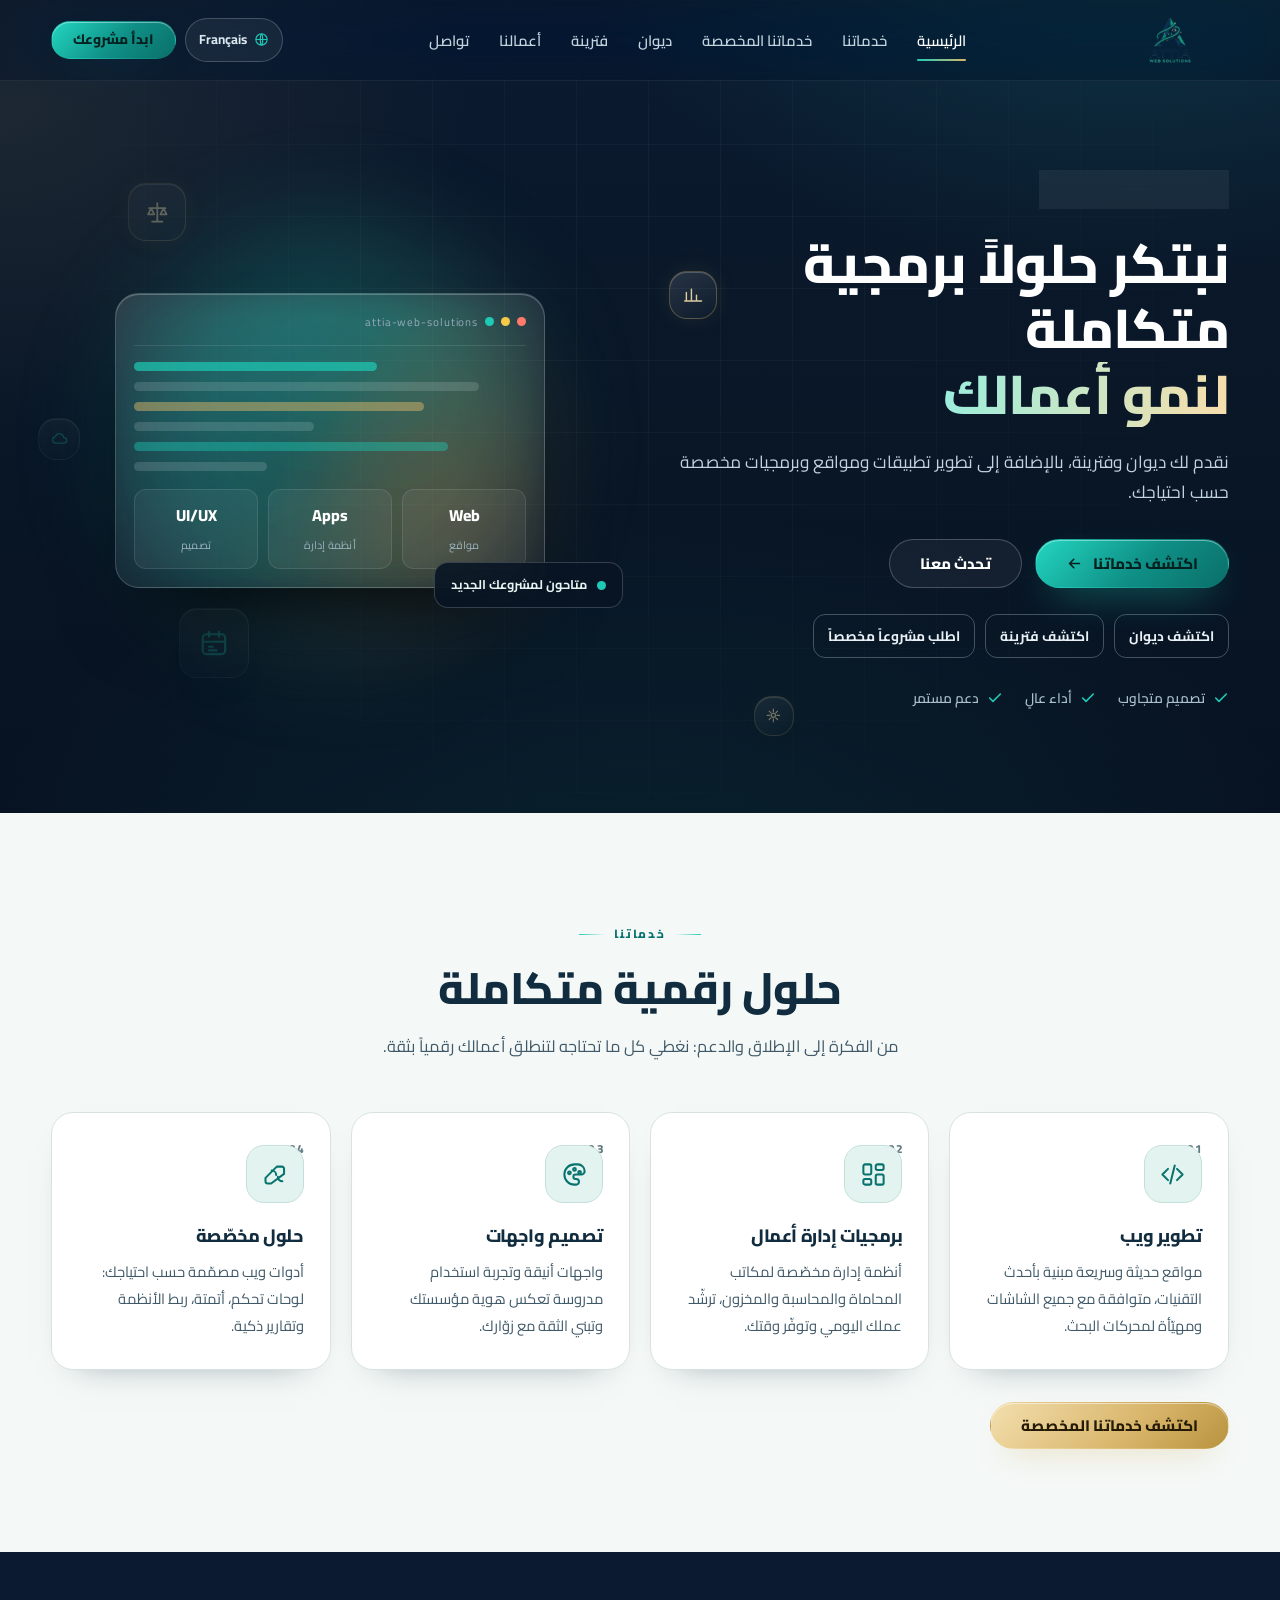
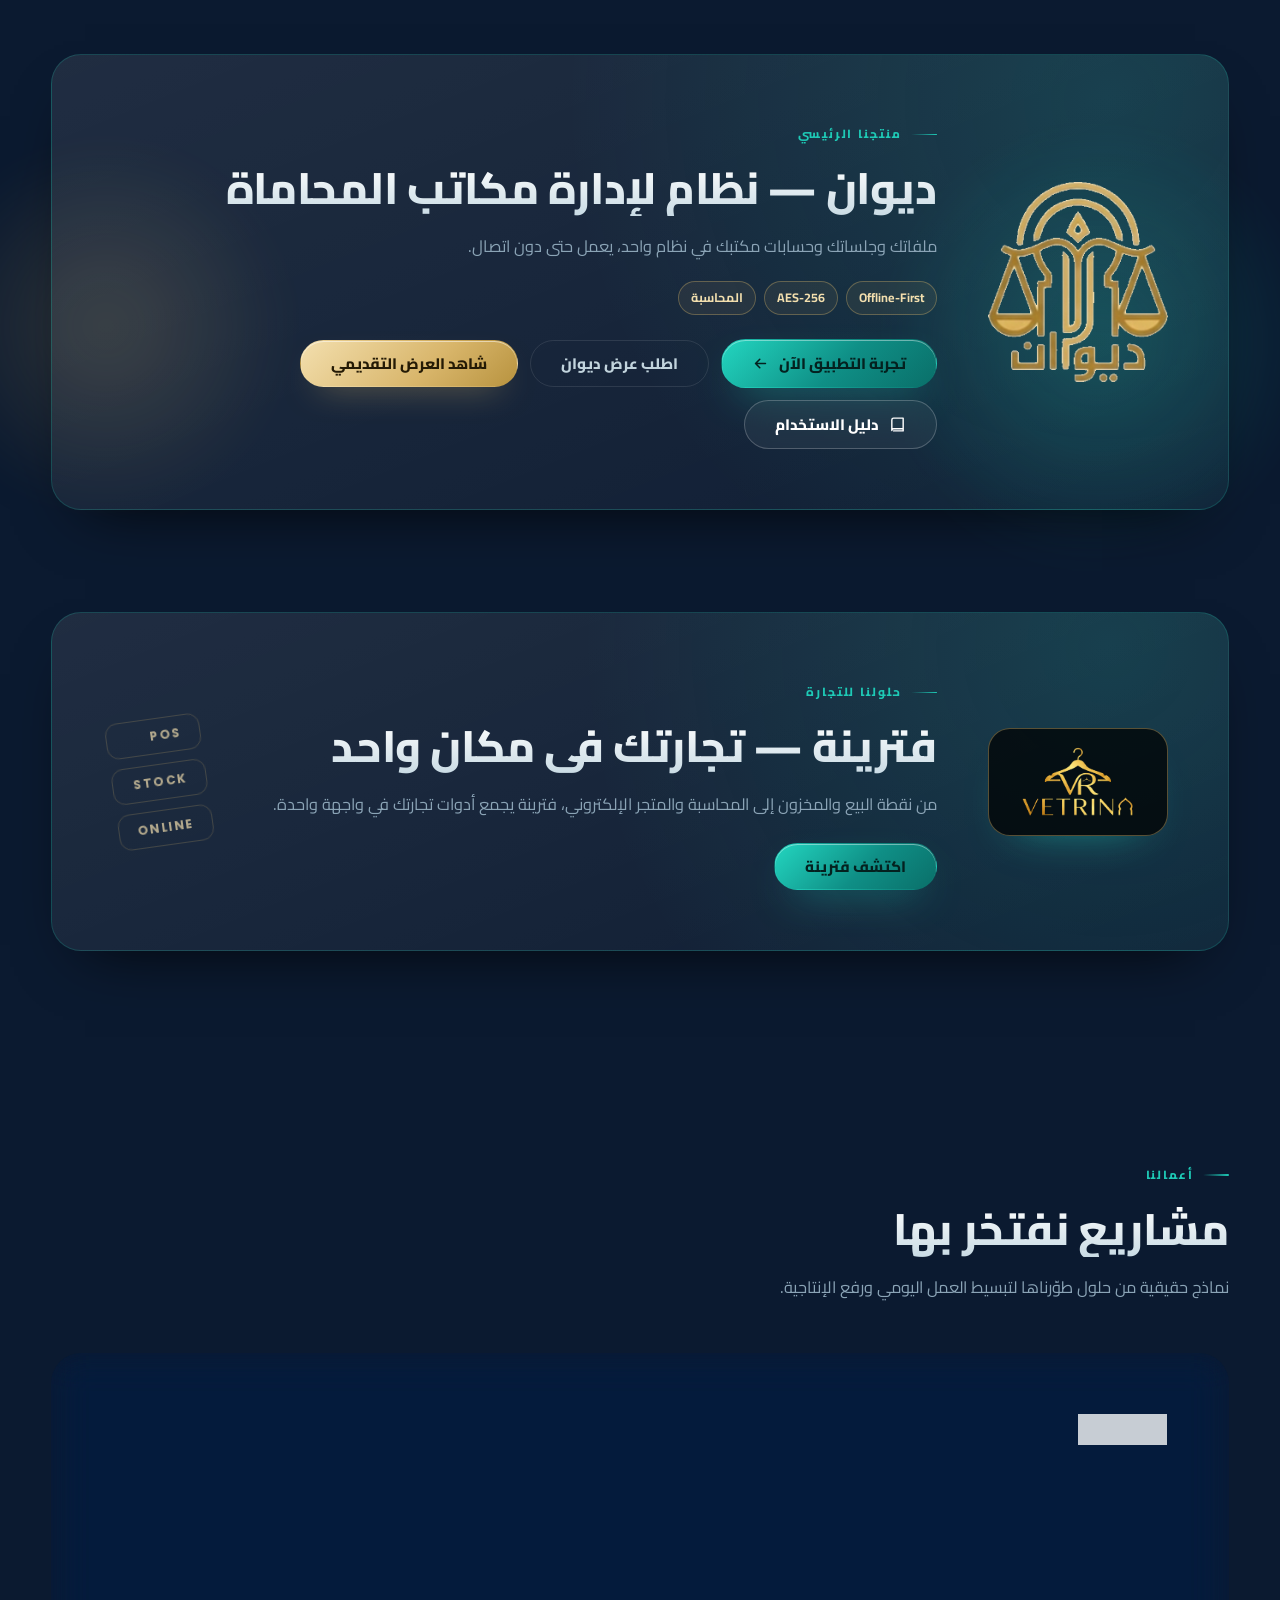
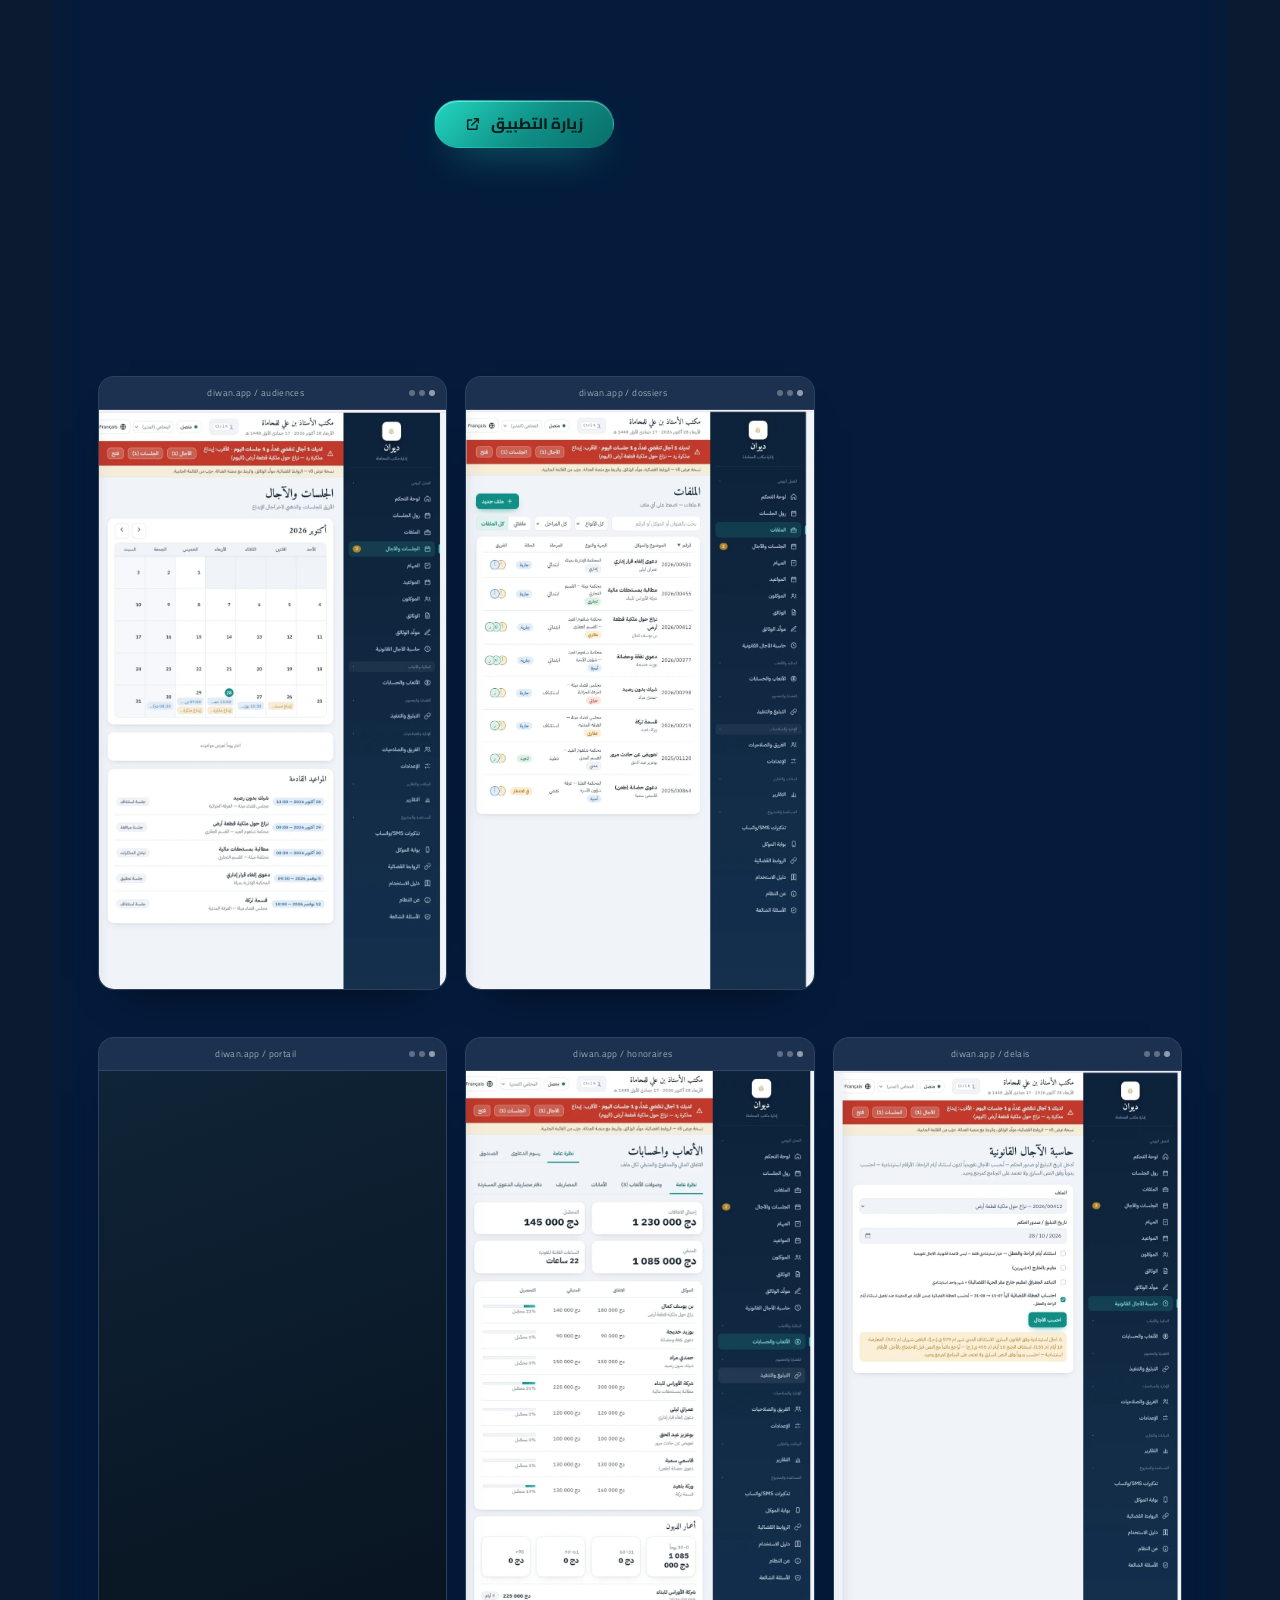
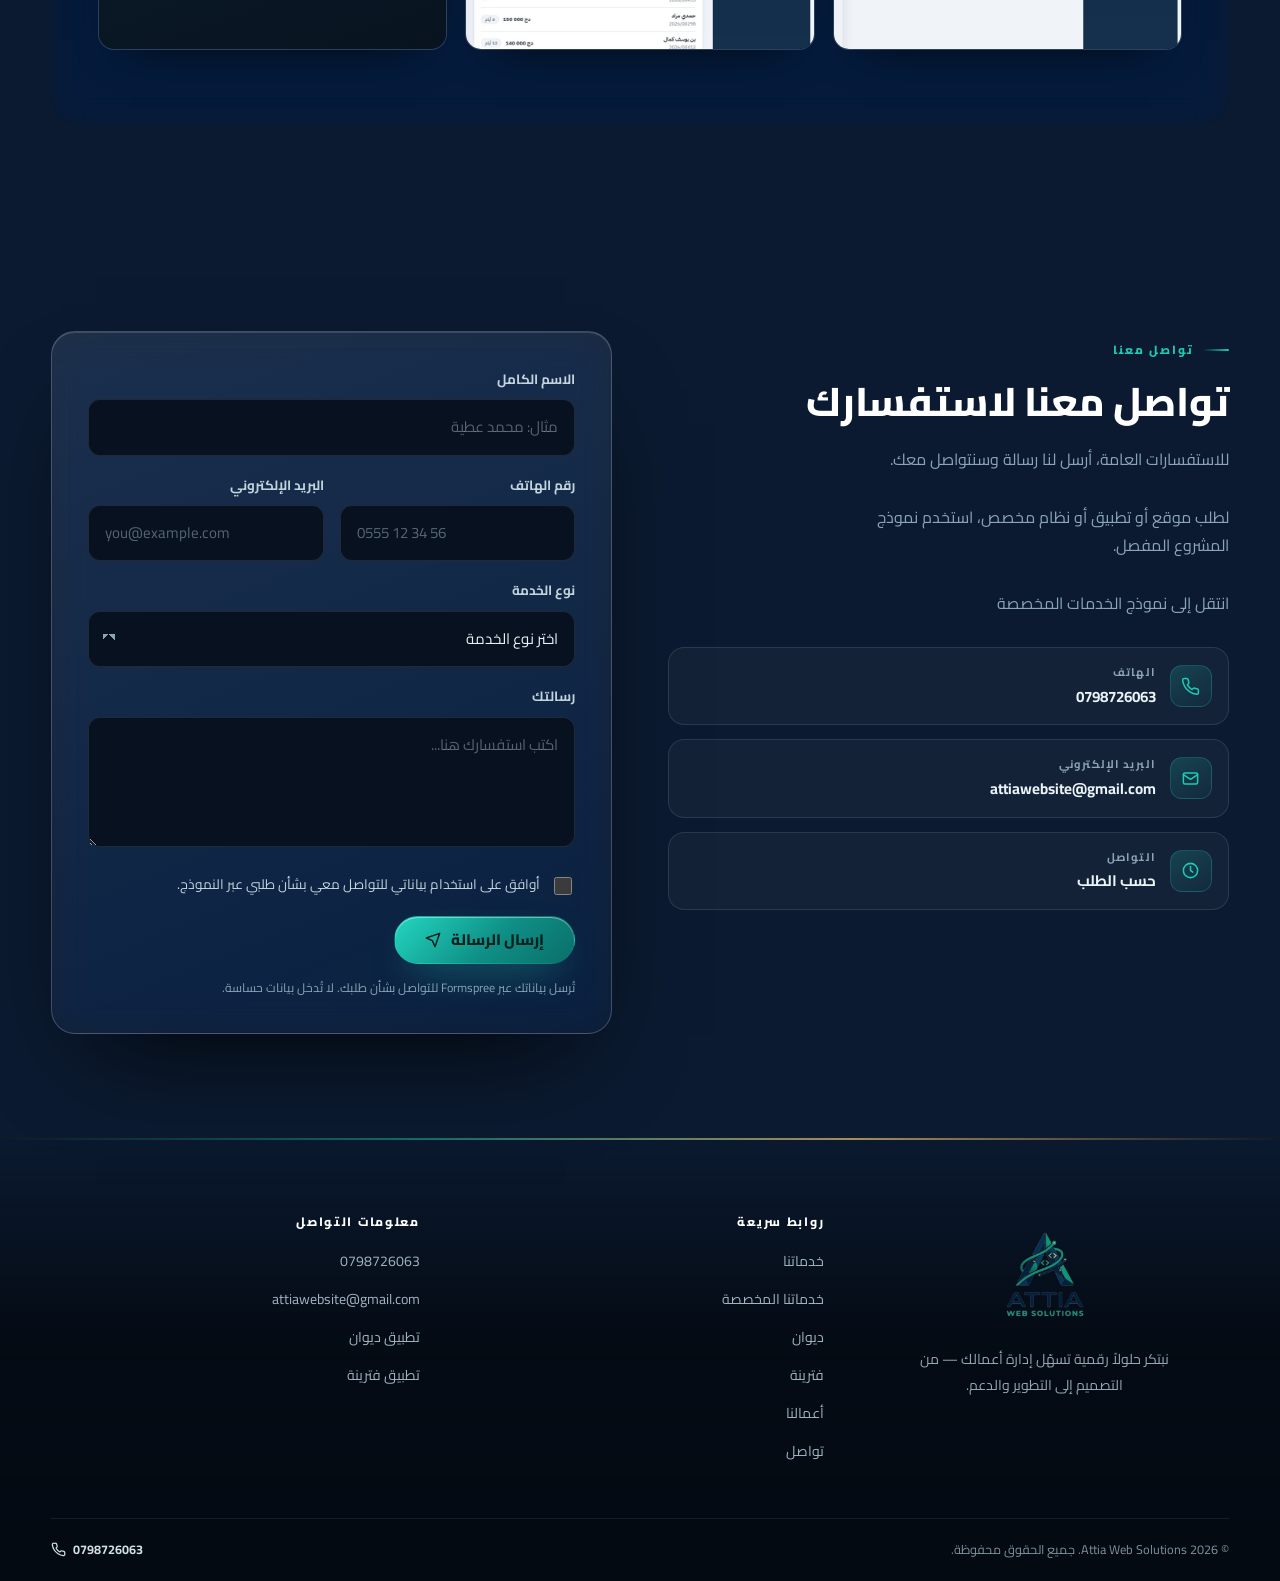
<file: index.html>
<!DOCTYPE html>
<html lang="ar" dir="rtl">
<head>
<meta charset="UTF-8" />
<meta name="viewport" content="width=device-width, initial-scale=1.0" />
<title data-i18n="page.title">Attia Web Solutions — نبتكر حلولاً برمجية متكاملة لنمو أعمالك</title>
<meta name="description" content="Attia Web Solutions — تطوير مواقع، برمجيات إدارة أعمال، وتصميم واجهات احترافية. حلول رقمية متكاملة في الجزائر." />
<meta name="theme-color" content="#0b1a30" />
<link rel="canonical" href="https://diwanpro.github.io/attia-website/" />
<link rel="alternate" hreflang="ar" href="https://diwanpro.github.io/attia-website/" />
<link rel="alternate" hreflang="fr" href="https://diwanpro.github.io/attia-website/fr.html" />
<link rel="alternate" hreflang="x-default" href="https://diwanpro.github.io/attia-website/" />
<meta property="og:title" content="Attia Web Solutions" />
<meta property="og:description" content="نبتكر حلولاً رقمية تسهّل إدارة أعمالك" />
<meta property="og:type" content="website" />
<meta property="og:url" content="https://diwanpro.github.io/attia-website/" />
<meta property="og:site_name" content="Attia Web Solutions" />
<meta property="og:image" content="https://diwanpro.github.io/attia-website/logo.png" />
<meta property="og:image:alt" content="شعار Attia Web Solutions" />
<meta name="twitter:card" content="summary" />
<meta name="twitter:title" content="Attia Web Solutions" />
<meta name="twitter:description" content="نبتكر حلولاً رقمية تسهّل إدارة أعمالك" />
<meta name="twitter:image" content="https://diwanpro.github.io/attia-website/logo.png" />
<meta name="twitter:image:alt" content="شعار Attia Web Solutions" />
<script type="application/ld+json">
{
  "@context": "https://schema.org",
  "@type": "Organization",
  "@id": "https://diwanpro.github.io/attia-website/#organization",
  "name": "Attia Web Solutions",
  "url": "https://diwanpro.github.io/attia-website/",
  "logo": "https://diwanpro.github.io/attia-website/logo.png",
  "email": "attiawebsite@gmail.com",
  "telephone": "+213798726063",
  "address": { "@type": "PostalAddress", "addressCountry": "DZ" },
  "makesOffer": [
    { "@type": "Offer", "itemOffered": { "@type": "Service", "name": "Web Development" } },
    { "@type": "Offer", "itemOffered": { "@type": "Service", "name": "Software Solutions" } }
  ]
}
</script>
<link rel="icon" type="image/png" href="./logo.png" />
<link rel="apple-touch-icon" href="./logo.png" />
<link rel="preconnect" href="https://fonts.googleapis.com" />
<link rel="preconnect" href="https://fonts.gstatic.com" crossorigin />
<link href="https://fonts.googleapis.com/css2?family=Cairo:wght@400;600;700;800;900&family=Poppins:wght@400;500;600;700;800&display=swap" rel="stylesheet" />
<link rel="stylesheet" href="./assets/base.css" />
<link rel="stylesheet" href="./assets/vetrina.css" />
<link rel="stylesheet" href="./assets/site.css" />
<script src="./assets/i18n.js" defer></script>
<script src="./assets/site.js" defer></script>
<meta name="google-site-verification" content="1EDj3ApTyLEh_tvtTIW4BLy4U5CMrkJ0K3_3S_kai6U" />
</head>
<body>
<a class="skip-link" href="#main" data-i18n="skip">تخطَّ إلى المحتوى</a>

<!-- ================= HEADER ================= -->
<header class="site-header" id="siteHeader">
  <div class="container nav">
    <a class="brand" href="#top" aria-label="Attia Web Solutions">
      <span class="logo-chip"><img src="./assets/attia-logo.png" alt="Attia Web Solutions" width="1408" height="768" /></span>
    </a>

    <nav aria-label="Navigation">
      <ul class="nav-links">
        <li><a href="#top" class="active" data-i18n="nav.home">الرئيسية</a></li>
        <li><a href="#services" data-i18n="nav.services">خدماتنا</a></li>
        <li><a href="./custom-services.html" data-i18n="nav.custom">خدماتنا المخصصة</a></li>
        <li><a href="#diwan" data-i18n="nav.diwan">ديوان</a></li>
        <li><a href="./vetrina.html" data-i18n="nav.vetrina">فترينة</a></li>
        <li><a href="#portfolio" data-i18n="nav.portfolio">أعمالنا</a></li>
        <li><a href="#contact" data-i18n="nav.contact">تواصل</a></li>
      </ul>
    </nav>

    <div class="nav-actions">
      <a class="lang-btn" id="langToggle" href="./fr.html" hreflang="fr" lang="fr" aria-label="Français" data-i18n-aria="lang.aria">
        <svg viewBox="0 0 24 24" fill="none" stroke="currentColor" stroke-width="1.8" aria-hidden="true">
          <circle cx="12" cy="12" r="9" /><path d="M3 12h18M12 3c2.6 2.7 2.6 15.3 0 18M12 3c-2.6 2.7-2.6 15.3 0 18" />
        </svg>
        <span id="langLabel">Français</span>
      </a>

      <a href="#contact" class="btn btn-primary nav-cta" data-i18n="nav.cta">ابدأ مشروعك</a>

      <button class="menu-btn" id="menuBtn" type="button" aria-expanded="false" aria-controls="mobileMenu" aria-label="القائمة" data-i18n-aria="nav.menu">
        <span></span>
      </button>
    </div>
  </div>

  <div class="mobile-menu" id="mobileMenu">
    <div class="container">
      <ul>
        <li><a href="#top" data-i18n="nav.home">الرئيسية</a></li>
        <li><a href="#services" data-i18n="nav.services">خدماتنا</a></li>
        <li><a href="./custom-services.html" data-i18n="nav.custom">خدماتنا المخصصة</a></li>
        <li><a href="#diwan" data-i18n="nav.diwan">ديوان</a></li>
        <li><a href="./vetrina.html" data-i18n="nav.vetrina">فترينة</a></li>
        <li><a href="#portfolio" data-i18n="nav.portfolio">أعمالنا</a></li>
        <li><a href="#contact" data-i18n="nav.contact">تواصل</a></li>
      </ul>
    </div>
  </div>
</header>

<main id="main">
  <!-- ================= HERO ================= -->
  <section class="hero" id="top">
    <div class="orb-field" aria-hidden="true">
      <span class="orb orb-1">
        <svg viewBox="0 0 24 24" fill="none" stroke="currentColor" stroke-width="1.7" stroke-linecap="round" stroke-linejoin="round"><path d="m8 7-5 5 5 5M16 7l5 5-5 5M14 4l-4 16" /></svg>
      </span>
      <span class="orb orb-2 gold">
        <svg viewBox="0 0 24 24" fill="none" stroke="currentColor" stroke-width="1.7" stroke-linecap="round" stroke-linejoin="round"><path d="M4 19V9M10 19V5M16 19v-7M22 19H2" /></svg>
      </span>
      <span class="orb orb-3">
        <svg viewBox="0 0 24 24" fill="none" stroke="currentColor" stroke-width="1.7" stroke-linecap="round" stroke-linejoin="round"><path d="M12 3l7 3v6c0 4.4-3 7.7-7 9-4-1.3-7-4.6-7-9V6z" /><path d="m9 12 2 2 4-4" /></svg>
      </span>
      <span class="orb orb-4 gold">
        <svg viewBox="0 0 24 24" fill="none" stroke="currentColor" stroke-width="1.7" stroke-linecap="round" stroke-linejoin="round"><path d="M12 3v18M7 21h10M4 8h16M6 8l-3 6h6zM18 8l-3 6h6z" /></svg>
      </span>
      <span class="orb orb-5">
        <svg viewBox="0 0 24 24" fill="none" stroke="currentColor" stroke-width="1.7" stroke-linecap="round" stroke-linejoin="round"><rect x="3" y="5" width="18" height="16" rx="3" /><path d="M8 3v4M16 3v4M3 11h18M8 15h3M8 18h6" /></svg>
      </span>
      <span class="orb orb-6">
        <svg viewBox="0 0 24 24" fill="none" stroke="currentColor" stroke-width="1.7" stroke-linecap="round" stroke-linejoin="round"><path d="M6.5 18a4.5 4.5 0 0 1-.6-8.9 6 6 0 0 1 11.6 1.3A3.8 3.8 0 0 1 17.8 18z" /></svg>
      </span>
      <span class="orb orb-7 gold">
        <svg viewBox="0 0 24 24" fill="none" stroke="currentColor" stroke-width="1.7" stroke-linecap="round" stroke-linejoin="round"><path d="M12 3v4M12 17v4M3 12h4M17 12h4M6 6l2.5 2.5M15.5 15.5 18 18M18 6l-2.5 2.5M8.5 15.5 6 18" /><circle cx="12" cy="12" r="3" /></svg>
      </span>
    </div>

    <div class="container hero-grid">
      <div class="hero-copy">
        <span class="hero-badge"><span class="dot"></span><span data-i18n="hero.badge">شريكك الرقمي في الجزائر</span></span>
        <h1>
          <span class="line" data-i18n="hero.title1">نبتكر حلولاً برمجية متكاملة</span>
          <span class="line accent" data-i18n="hero.title2">لنمو أعمالك</span>
        </h1>
        <p class="lead" data-i18n="hero.desc">نقدم لك ديوان وفترينة، بالإضافة إلى تطوير تطبيقات ومواقع وبرمجيات مخصصة حسب احتياجك.</p>
        <div class="hero-actions">
          <a href="#services" class="btn btn-primary">
            <span data-i18n="hero.cta1">اكتشف خدماتنا</span>
            <svg class="btn-arrow" width="17" height="17" viewBox="0 0 24 24" fill="none" stroke="currentColor" stroke-width="2.2" stroke-linecap="round" stroke-linejoin="round" aria-hidden="true"><path d="M5 12h14M13 6l6 6-6 6" /></svg>
          </a>
          <a href="#contact" class="btn btn-ghost" data-i18n="hero.cta2">تحدث معنا</a>
        </div>
        <div class="path-links" aria-label="مسارات الحلول"><a href="#diwan" data-i18n="hero.path.diwan">اكتشف ديوان</a><a href="./vetrina.html" data-i18n="hero.path.vetrina">اكتشف فترينة</a><a href="./custom-services.html" data-i18n="hero.path.custom">اطلب مشروعاً مخصصاً</a></div>
        <ul class="hero-chips">
          <li><svg viewBox="0 0 24 24" fill="none" stroke="currentColor" stroke-width="2.4" stroke-linecap="round" stroke-linejoin="round" aria-hidden="true"><path d="M20 6 9 17l-5-5" /></svg><span data-i18n="hero.chip1">تصميم متجاوب</span></li>
          <li><svg viewBox="0 0 24 24" fill="none" stroke="currentColor" stroke-width="2.4" stroke-linecap="round" stroke-linejoin="round" aria-hidden="true"><path d="M20 6 9 17l-5-5" /></svg><span data-i18n="hero.chip2">أداء عالٍ</span></li>
          <li><svg viewBox="0 0 24 24" fill="none" stroke="currentColor" stroke-width="2.4" stroke-linecap="round" stroke-linejoin="round" aria-hidden="true"><path d="M20 6 9 17l-5-5" /></svg><span data-i18n="hero.chip3">دعم مستمر</span></li>
        </ul>
      </div>

      <div class="hero-visual">
        <div class="hero-panel" data-tilt data-tilt-max="7" data-tilt-glare data-tilt-max-glare="0.12">
          <div class="window-bar"><i></i><i></i><i></i><span>attia-web-solutions</span></div>
          <div class="code-lines" aria-hidden="true">
            <div></div><div></div><div></div><div></div><div></div><div></div>
          </div>
          <div class="mini-stats">
            <div><strong>Web</strong><small data-i18n="hero.stat1">مواقع</small></div>
            <div><strong>Apps</strong><small data-i18n="hero.stat2">أنظمة إدارة</small></div>
            <div><strong>UI/UX</strong><small data-i18n="hero.stat3">تصميم</small></div>
          </div>
        </div>
        <div class="float-badge"><span class="pulse" aria-hidden="true"></span><span data-i18n="hero.float">متاحون لمشروعك الجديد</span></div>
      </div>
    </div>
  </section>

  <!-- ================= SERVICES ================= -->
  <section class="section services" id="services">
    <div class="container">
      <div class="section-head center" data-aos="fade-up">
        <span class="eyebrow" data-i18n="services.eyebrow">خدماتنا</span>
        <h2 class="section-title" data-i18n="services.title">حلول رقمية متكاملة</h2>
        <p class="section-sub" data-i18n="services.sub">من الفكرة إلى الإطلاق والدعم: نغطي كل ما تحتاجه لتنطلق أعمالك رقمياً بثقة.</p>
      </div>

      <div class="cards" data-aos="fade-up" data-aos-delay="80">
        <article class="card" data-tilt data-tilt-max="9" data-tilt-glare data-tilt-max-glare="0.12">
          <span class="card-index">01</span>
          <div class="card-icon">
            <svg viewBox="0 0 24 24" fill="none" stroke="currentColor" stroke-width="1.8" stroke-linecap="round" stroke-linejoin="round" aria-hidden="true">
              <path d="m8 7-5 5 5 5M16 7l5 5-5 5M14 4l-4 16" />
            </svg>
          </div>
          <h3 data-i18n="s1.title">تطوير ويب</h3>
          <p data-i18n="s1.desc">مواقع حديثة وسريعة مبنية بأحدث التقنيات، متوافقة مع جميع الشاشات ومهيّأة لمحركات البحث.</p>
        </article>

        <article class="card" data-tilt data-tilt-max="9" data-tilt-glare data-tilt-max-glare="0.12">
          <span class="card-index">02</span>
          <div class="card-icon">
            <svg viewBox="0 0 24 24" fill="none" stroke="currentColor" stroke-width="1.8" stroke-linecap="round" stroke-linejoin="round" aria-hidden="true">
              <rect x="3" y="3" width="7" height="9" rx="1.5" /><rect x="14" y="3" width="7" height="5" rx="1.5" />
              <rect x="14" y="12" width="7" height="9" rx="1.5" /><rect x="3" y="16" width="7" height="5" rx="1.5" />
            </svg>
          </div>
          <h3 data-i18n="s2.title">برمجيات إدارة أعمال</h3>
          <p data-i18n="s2.desc">أنظمة إدارة مخصّصة لمكاتب المحاماة والمحاسبة والمخزون، ترشّد عملك اليومي وتوفّر وقتك.</p>
        </article>

        <article class="card" data-tilt data-tilt-max="9" data-tilt-glare data-tilt-max-glare="0.12">
          <span class="card-index">03</span>
          <div class="card-icon">
            <svg viewBox="0 0 24 24" fill="none" stroke="currentColor" stroke-width="1.8" stroke-linecap="round" stroke-linejoin="round" aria-hidden="true">
              <path d="M12 3a9 9 0 1 0 0 18h1.5a2.5 2.5 0 0 0 0-5H13a2 2 0 0 1 0-4h5a3 3 0 0 0 3-3 6 6 0 0 0-6-6z" />
              <circle cx="7.5" cy="10.5" r="1.2" /><circle cx="12" cy="7.5" r="1.2" /><circle cx="16.5" cy="10" r="1.2" />
            </svg>
          </div>
          <h3 data-i18n="s3.title">تصميم واجهات</h3>
          <p data-i18n="s3.desc">واجهات أنيقة وتجربة استخدام مدروسة تعكس هوية مؤسستك وتبني الثقة مع زوّارك.</p>
        </article>

        <article class="card" data-tilt data-tilt-max="9" data-tilt-glare data-tilt-max-glare="0.12">
          <span class="card-index">04</span>
          <div class="card-icon">
            <svg viewBox="0 0 24 24" fill="none" stroke="currentColor" stroke-width="1.8" stroke-linecap="round" stroke-linejoin="round" aria-hidden="true">
              <path d="M20.5 11.5V7a2 2 0 0 0-2-2h-4.5L4 15v3a2 2 0 0 0 2 2h3z" />
              <path d="M15 14a4 4 0 0 0 4 4M9.5 8.5a4 4 0 0 1 4 4" />
            </svg>
          </div>
          <h3 data-i18n="s4.title">حلول مخصّصة</h3>
          <p data-i18n="s4.desc">أدوات ويب مصمّمة حسب احتياجك: لوحات تحكم، أتمتة، ربط الأنظمة وتقارير ذكية.</p>
        </article>
      </div>
      <div class="custom-link-row"><a class="btn btn-gold" href="./custom-services.html" data-i18n="custom.link">اكتشف خدماتنا المخصصة</a></div>
    </div>
  </section>

  <!-- ================= DIWAN FLAGSHIP ================= -->
  <section class="section diwan" id="diwan">
    <div class="container">
      <div class="vt-preview-card diwan-preview" data-aos="fade-up">
        <div class="diwan-preview-logo"><img src="./assets/diwan-logo.png" alt="شعار ديوان" data-i18n-alt="diwan.logoAlt" width="419" height="465" loading="lazy" decoding="async" /></div>
        <div class="diwan-preview-copy">
          <span class="eyebrow" data-i18n="diwan.eyebrow">منتجنا الرئيسي</span>
          <h2 class="section-title" data-i18n="diwan.cardTitle">ديوان — نظام لإدارة مكاتب المحاماة</h2>
          <p class="section-sub" data-i18n="diwan.cardDesc">ملفاتك وجلساتك وحسابات مكتبك في نظام واحد، يعمل حتى دون اتصال.</p>
          <ul class="diwan-tags"><li dir="ltr">Offline-First</li><li dir="ltr">AES-256</li><li data-i18n="diwan.accounting">المحاسبة</li></ul>
        <div class="diwan-cta">
          <a class="btn btn-primary" href="https://diwanpro.github.io/Diwan.app/" target="_blank" rel="noopener noreferrer">
            <span data-i18n="diwan.cta1">تجربة التطبيق الآن</span>
            <svg class="btn-arrow" width="17" height="17" viewBox="0 0 24 24" fill="none" stroke="currentColor" stroke-width="2.2" stroke-linecap="round" stroke-linejoin="round" aria-hidden="true"><path d="M5 12h14M13 6l6 6-6 6" /></svg>
          </a>
          <a class="btn btn-outline" href="?product=Diwan#contact" data-i18n="diwan.request">اطلب عرض ديوان</a>
          <a class="btn btn-gold" href="./diwan-presentation.html" target="_blank" rel="noopener noreferrer" data-i18n="diwan.presentation">شاهد العرض التقديمي</a>
          <a class="btn btn-ghost" href="./diwan-guide-unified-v9.7.html" target="_blank" rel="noopener noreferrer">
            <svg width="17" height="17" viewBox="0 0 24 24" fill="none" stroke="currentColor" stroke-width="2" stroke-linecap="round" stroke-linejoin="round" aria-hidden="true"><path d="M4 5.5A2.5 2.5 0 0 1 6.5 3H20v15H6.5A2.5 2.5 0 0 0 4 20.5zM4 20.5A2.5 2.5 0 0 1 6.5 18H20v3H6.5" /></svg>
            <span data-i18n="diwan.cta2">دليل الاستخدام</span>
          </a>
        </div>
        </div>
      </div>
    </div>
  </section>

  <!-- ================= VETRINA ================= -->
  <section class="section vt-preview" id="vetrina">
    <div class="container"><div class="vt-preview-card" data-aos="fade-up">
      <div class="vt-mark"><img src="./assets/vetrina-logo.png" alt="Vetrina" width="1697" height="927" loading="lazy" decoding="async" /></div>
      <div class="vt-preview-copy">
        <span class="eyebrow" data-i18n="v.teaser.kicker">حلولنا للتجارة</span>
        <h2 class="section-title" data-i18n="v.teaser.title">فترينة — تجارتك في مكان واحد</h2>
        <p class="section-sub" data-i18n="v.teaser.desc">من نقطة البيع والمخزون إلى المحاسبة والمتجر الإلكتروني، فترينة يجمع أدوات تجارتك في واجهة واحدة.</p>
        <a class="btn btn-primary" href="./vetrina.html" data-i18n="v.discover">اكتشف فترينة</a>
      </div>
      <div class="vt-preview-motif" aria-hidden="true"><span>POS</span><span>STOCK</span><span>ONLINE</span></div>
    </div></div>
  </section>

  <!-- ================= PORTFOLIO ================= -->
  <section class="section portfolio" id="portfolio">
    <div class="container">
      <div class="section-head" data-aos="fade-up">
        <span class="eyebrow" data-i18n="portfolio.eyebrow">أعمالنا</span>
        <h2 class="section-title" data-i18n="portfolio.title">مشاريع نفتخر بها</h2>
        <p class="section-sub" data-i18n="portfolio.sub">نماذج حقيقية من حلول طوّرناها لتبسيط العمل اليومي ورفع الإنتاجية.</p>
      </div>

      <article class="portfolio-card" data-aos="fade-up" data-aos-delay="80" data-tilt data-tilt-max="4" data-tilt-speed="700" data-tilt-scale="1.004">
        <div class="pc-top">
          <div class="portfolio-media">
            <div class="brand-tile">
              <img src="./diwan-logo.png" width="300" height="149" alt="شعار تطبيق ديوان" data-i18n-alt="portfolio.logoAlt" loading="lazy" decoding="async" />
              <span class="tile-fallback" aria-hidden="true">
                <svg viewBox="0 0 24 24" fill="none" stroke="currentColor" stroke-width="1.6" stroke-linecap="round" stroke-linejoin="round"><rect x="3" y="4" width="18" height="16" rx="2.5" /><circle cx="9" cy="10" r="1.5" /><path d="m4.5 17.5 4.2-4.2 3.3 3 2.7-2.4 5.3 4.6" /></svg>
                <b dir="ltr">diwan-logo.png</b>
              </span>
              <span class="brand-chip" aria-hidden="true">Diwan App</span>
            </div>
          </div>

          <div class="portfolio-body">
            <span class="pill" data-i18n="portfolio.badge">تطبيق مميز</span>
            <h3 data-i18n="portfolio.appTitle">ديوان — نظام إدارة مكتب المحاماة</h3>
            <p data-i18n="portfolio.appDesc">تطبيق ويب متكامل لإدارة مكتب المحاماة في الجزائر: القضايا والموكلون والجلسات والوثائق في مكان واحد، بواجهة عربية أنيقة.</p>
            <ul class="feature-list">
              <li><svg viewBox="0 0 24 24" fill="none" stroke="currentColor" stroke-width="2.4" stroke-linecap="round" stroke-linejoin="round" aria-hidden="true"><path d="M20 6 9 17l-5-5" /></svg><span data-i18n="portfolio.f1">إدارة القضايا والموكلين</span></li>
              <li><svg viewBox="0 0 24 24" fill="none" stroke="currentColor" stroke-width="2.4" stroke-linecap="round" stroke-linejoin="round" aria-hidden="true"><path d="M20 6 9 17l-5-5" /></svg><span data-i18n="portfolio.f2">الجلسات والمواعيد</span></li>
              <li><svg viewBox="0 0 24 24" fill="none" stroke="currentColor" stroke-width="2.4" stroke-linecap="round" stroke-linejoin="round" aria-hidden="true"><path d="M20 6 9 17l-5-5" /></svg><span data-i18n="portfolio.f3">الوثائق والفواتير</span></li>
            </ul>
            <a class="btn btn-primary" href="https://diwanpro.github.io/Diwan.app/" target="_blank" rel="noopener noreferrer">
              <span data-i18n="portfolio.cta">زيارة التطبيق</span>
              <svg width="16" height="16" viewBox="0 0 24 24" fill="none" stroke="currentColor" stroke-width="2.2" stroke-linecap="round" stroke-linejoin="round" aria-hidden="true"><path d="M14 4h6v6M20 4 10 14M18 14v5a1 1 0 0 1-1 1H5a1 1 0 0 1-1-1V7a1 1 0 0 1 1-1h5" /></svg>
            </a>
          </div>
        </div>

        <div class="pc-gallery">
          <div class="gallery-head">
            <div>
              <span class="gallery-kicker" data-i18n="portfolio.galleryKicker">لقطات حقيقية</span>
              <h4 data-i18n="portfolio.galleryTitle">نظرة داخل تطبيق ديوان</h4>
              <p data-i18n="portfolio.gallerySub">ستّ لقطات من الواجهة الحقيقية: لوحة التحكم، الملفات، الجلسات، حاسبة الآجال، الأتعاب، وبوابة الموكل.</p>
            </div>
            <span class="gallery-hint">
              <svg viewBox="0 0 24 24" fill="none" stroke="currentColor" stroke-width="2" stroke-linecap="round" stroke-linejoin="round" aria-hidden="true"><circle cx="11" cy="11" r="7" /><path d="m16.5 16.5 4 4M11 8v6M8 11h6" /></svg>
              <span data-i18n="portfolio.galleryHint">اضغط على أي لقطة لعرضها بالحجم الكامل</span>
            </span>
          </div>

          <div class="shot-grid">
            <figure class="shot-card">
              <button type="button" class="shot-btn" data-shot="0" aria-label="تكبير لقطة لوحة التحكم" data-i18n-aria="portfolio.shot1Open">
                <span class="shot-chrome" aria-hidden="true"><span class="dots"><i></i><i></i><i></i></span><span class="shot-url">diwan.app / dashboard</span></span>
                <span class="shot-view">
                  <img src="./IMG_20261028_122520.webp" width="1080" height="1817" alt="ديوان — لوحة التحكم مع الآجال والجلسات والمهام" data-i18n-alt="portfolio.shot1Alt" loading="lazy" decoding="async" />
                  <span class="shot-fallback" aria-hidden="true"><b dir="ltr">IMG_20261028_122520.webp</b></span>
                  <span class="shot-zoom" aria-hidden="true"><svg viewBox="0 0 24 24" fill="none" stroke="currentColor" stroke-width="2" stroke-linecap="round" stroke-linejoin="round"><circle cx="11" cy="11" r="7" /><path d="m16.5 16.5 4 4M11 8v6M8 11h6" /></svg></span>
                </span>
              </button>
              <figcaption data-i18n="portfolio.shot1">لوحة التحكم اليومية</figcaption>
            </figure>

            <figure class="shot-card">
              <button type="button" class="shot-btn" data-shot="1" aria-label="تكبير لقطة الملفات والقضايا" data-i18n-aria="portfolio.shot2Open">
                <span class="shot-chrome" aria-hidden="true"><span class="dots"><i></i><i></i><i></i></span><span class="shot-url">diwan.app / dossiers</span></span>
                <span class="shot-view">
                  <img src="./IMG_20261028_122617.webp" width="906" height="1672" alt="ديوان — قائمة الملفات والقضايا مع المراحل والمحاكم" data-i18n-alt="portfolio.shot2Alt" loading="lazy" decoding="async" />
                  <span class="shot-fallback" aria-hidden="true"><b dir="ltr">IMG_20261028_122617.webp</b></span>
                  <span class="shot-zoom" aria-hidden="true"><svg viewBox="0 0 24 24" fill="none" stroke="currentColor" stroke-width="2" stroke-linecap="round" stroke-linejoin="round"><circle cx="11" cy="11" r="7" /><path d="m16.5 16.5 4 4M11 8v6M8 11h6" /></svg></span>
                </span>
              </button>
              <figcaption data-i18n="portfolio.shot2">الملفات والقضايا</figcaption>
            </figure>

            <figure class="shot-card">
              <button type="button" class="shot-btn" data-shot="2" aria-label="تكبير لقطة الجلسات والآجال" data-i18n-aria="portfolio.shot3Open">
                <span class="shot-chrome" aria-hidden="true"><span class="dots"><i></i><i></i><i></i></span><span class="shot-url">diwan.app / audiences</span></span>
                <span class="shot-view">
                  <img src="./IMG_20261028_122753.webp" width="896" height="1690" alt="ديوان — رزنامة الجلسات والمواعيد القادمة" data-i18n-alt="portfolio.shot3Alt" loading="lazy" decoding="async" />
                  <span class="shot-fallback" aria-hidden="true"><b dir="ltr">IMG_20261028_122753.webp</b></span>
                  <span class="shot-zoom" aria-hidden="true"><svg viewBox="0 0 24 24" fill="none" stroke="currentColor" stroke-width="2" stroke-linecap="round" stroke-linejoin="round"><circle cx="11" cy="11" r="7" /><path d="m16.5 16.5 4 4M11 8v6M8 11h6" /></svg></span>
                </span>
              </button>
              <figcaption data-i18n="portfolio.shot3">الجلسات والآجال</figcaption>
            </figure>

            <figure class="shot-card">
              <button type="button" class="shot-btn" data-shot="3" aria-label="تكبير لقطة حاسبة الآجال" data-i18n-aria="portfolio.shot4Open">
                <span class="shot-chrome" aria-hidden="true"><span class="dots"><i></i><i></i><i></i></span><span class="shot-url">diwan.app / delais</span></span>
                <span class="shot-view">
                  <img src="./IMG_20261028_122824.webp" width="916" height="1682" alt="ديوان — حاسبة الآجال القانونية الاسترشادية" data-i18n-alt="portfolio.shot4Alt" loading="lazy" decoding="async" />
                  <span class="shot-fallback" aria-hidden="true"><b dir="ltr">IMG_20261028_122824.webp</b></span>
                  <span class="shot-zoom" aria-hidden="true"><svg viewBox="0 0 24 24" fill="none" stroke="currentColor" stroke-width="2" stroke-linecap="round" stroke-linejoin="round"><circle cx="11" cy="11" r="7" /><path d="m16.5 16.5 4 4M11 8v6M8 11h6" /></svg></span>
                </span>
              </button>
              <figcaption data-i18n="portfolio.shot4">حاسبة الآجال القانونية</figcaption>
            </figure>

            <figure class="shot-card">
              <button type="button" class="shot-btn" data-shot="4" aria-label="تكبير لقطة الأتعاب والحسابات" data-i18n-aria="portfolio.shot5Open">
                <span class="shot-chrome" aria-hidden="true"><span class="dots"><i></i><i></i><i></i></span><span class="shot-url">diwan.app / honoraires</span></span>
                <span class="shot-view">
                  <img src="./IMG_20261028_122911.webp" width="888" height="1802" alt="ديوان — متابعة الأتعاب والتحصيل لكل موكل" data-i18n-alt="portfolio.shot5Alt" loading="lazy" decoding="async" />
                  <span class="shot-fallback" aria-hidden="true"><b dir="ltr">IMG_20261028_122911.webp</b></span>
                  <span class="shot-zoom" aria-hidden="true"><svg viewBox="0 0 24 24" fill="none" stroke="currentColor" stroke-width="2" stroke-linecap="round" stroke-linejoin="round"><circle cx="11" cy="11" r="7" /><path d="m16.5 16.5 4 4M11 8v6M8 11h6" /></svg></span>
                </span>
              </button>
              <figcaption data-i18n="portfolio.shot5">الأتعاب والحسابات</figcaption>
            </figure>

            <figure class="shot-card">
              <button type="button" class="shot-btn" data-shot="5" aria-label="تكبير لقطة بوابة الموكل" data-i18n-aria="portfolio.shot6Open">
                <span class="shot-chrome" aria-hidden="true"><span class="dots"><i></i><i></i><i></i></span><span class="shot-url">diwan.app / portail</span></span>
                <span class="shot-view">
                  <img src="./IMG_20261028_122939.webp" width="891" height="1815" alt="ديوان — بوابة الموكل على الهاتف مع مشاركة الملف" data-i18n-alt="portfolio.shot6Alt" loading="lazy" decoding="async" />
                  <span class="shot-fallback" aria-hidden="true"><b dir="ltr">IMG_20261028_122939.webp</b></span>
                  <span class="shot-zoom" aria-hidden="true"><svg viewBox="0 0 24 24" fill="none" stroke="currentColor" stroke-width="2" stroke-linecap="round" stroke-linejoin="round"><circle cx="11" cy="11" r="7" /><path d="m16.5 16.5 4 4M11 8v6M8 11h6" /></svg></span>
                </span>
              </button>
              <figcaption data-i18n="portfolio.shot6">بوابة الموكل</figcaption>
            </figure>
          </div>
        </div>
      </article>
    </div>
  </section>

  <!-- ================= CONTACT ================= -->
  <section class="section contact" id="contact">
    <div class="container contact-wrap">
      <div class="contact-info" data-aos="fade-up">
        <span class="eyebrow" data-i18n="contact.eyebrow">تواصل معنا</span>
        <h2 data-i18n="contact.title">تواصل معنا لاستفسارك</h2>
        <p data-i18n="contact.sub">للاستفسارات العامة، أرسل لنا رسالة وسنتواصل معك.</p>
        <p data-i18n="contact.customPrompt">لطلب موقع أو تطبيق أو نظام مخصص، استخدم نموذج المشروع المفصل.</p><p><a href="./custom-services.html#briefForm" data-i18n="contact.customLink">انتقل إلى نموذج الخدمات المخصصة</a></p>
        <div class="info-list">
          <div class="info-item">
            <span class="ico" aria-hidden="true"><svg viewBox="0 0 24 24" fill="none" stroke="currentColor" stroke-width="1.9" stroke-linecap="round" stroke-linejoin="round"><path d="M22 16.9v3a2 2 0 0 1-2.2 2 19.8 19.8 0 0 1-8.6-3.1 19.5 19.5 0 0 1-6-6A19.8 19.8 0 0 1 2.1 4.2 2 2 0 0 1 4.1 2h3a2 2 0 0 1 2 1.7c.1 1 .4 1.9.7 2.8a2 2 0 0 1-.5 2.1L8.1 9.9a16 16 0 0 0 6 6l1.3-1.3a2 2 0 0 1 2.1-.4c.9.3 1.8.6 2.8.7a2 2 0 0 1 1.7 2Z" /></svg></span>
            <div><small data-i18n="contact.phoneLabel">الهاتف</small><strong><a href="tel:+213798726063" dir="ltr">0798726063</a></strong></div>
          </div>
          <div class="info-item">
            <span class="ico" aria-hidden="true"><svg viewBox="0 0 24 24" fill="none" stroke="currentColor" stroke-width="1.9" stroke-linecap="round" stroke-linejoin="round"><rect x="3" y="5" width="18" height="14" rx="2" /><path d="m3 7 9 6 9-6" /></svg></span>
            <div><small data-i18n="contact.emailLabel">البريد الإلكتروني</small><strong><a href="mailto:attiawebsite@gmail.com" dir="ltr">attiawebsite@gmail.com</a></strong></div>
          </div>
          <div class="info-item">
            <span class="ico" aria-hidden="true"><svg viewBox="0 0 24 24" fill="none" stroke="currentColor" stroke-width="1.9" stroke-linecap="round" stroke-linejoin="round"><circle cx="12" cy="12" r="9" /><path d="M12 7v5l3 2" /></svg></span>
            <div><small data-i18n="contact.hoursLabel">التواصل</small><strong data-i18n="contact.hours">حسب الطلب</strong></div>
          </div>
        </div>
      </div>

      <div class="form-card" data-aos="fade-up" data-aos-delay="100">
        <!-- رابط Formspree: عدّله هنا أو في الثابت FORMSPREE_ENDPOINT داخل assets/site.js -->
        <form id="contactForm" action="https://formspree.io/f/mkjjpvjk" method="POST">
          <div class="field">
            <label for="name" data-i18n="form.name">الاسم الكامل</label>
            <input type="text" id="name" name="name" autocomplete="name" required
                   placeholder="مثال: محمد عطية" data-i18n-placeholder="form.namePh" />
          </div>
          <div class="field-row">
            <div class="field">
              <label for="phone" data-i18n="form.phone">رقم الهاتف</label>
              <input type="tel" id="phone" name="phone" autocomplete="tel" inputmode="tel" required dir="ltr"
                     placeholder="0xxx xx xx xx" data-i18n-placeholder="form.phonePh" />
            </div>
            <div class="field">
              <label for="email" data-i18n="form.email">البريد الإلكتروني</label>
              <input type="email" id="email" name="email" autocomplete="email" required dir="ltr"
                     placeholder="you@example.com" data-i18n-placeholder="form.emailPh" />
            </div>
          </div>
          <div class="field">
              <label for="service" data-i18n="form.service">نوع الخدمة</label>
              <select id="service" name="service" required>
                <option value="" disabled selected data-i18n="form.servicePh">اختر نوع الخدمة</option>
                <option value="Diwan" data-i18n="form.diwan">Diwan</option>
                <option value="Vetrina" data-i18n="form.vetrina">Vetrina</option>
                <option value="Web App" data-i18n="form.serviceWeb">تطبيق ويب</option>
                <option value="Website" data-i18n="form.serviceSite">موقع إلكتروني</option>
                <option value="Business Software" data-i18n="form.serviceSoftware">برنامج إدارة أعمال</option>
                <option value="Tech Consultation" data-i18n="form.serviceConsult">استشارة تقنية</option>
                <option value="Other" data-i18n="form.serviceOther">أخرى</option>
              </select>
          </div>
          <div class="field">
            <label for="message" data-i18n="form.message">رسالتك</label>
            <textarea id="message" name="message" required
                      placeholder="اكتب استفسارك هنا..." data-i18n-placeholder="form.messagePh"></textarea>
          </div>
          <input type="text" name="_gotcha" class="hp" tabindex="-1" autocomplete="off" aria-hidden="true" />
          <label class="contact-consent"><input type="checkbox" name="consent" value="yes" required> <span data-i18n="form.consent">أوافق على استخدام بياناتي للتواصل معي بشأن طلبي عبر النموذج.</span></label>
          <div class="form-foot">
            <button type="submit" class="btn btn-primary" id="submitBtn">
              <span data-i18n="form.submit">إرسال الرسالة</span>
              <svg width="16" height="16" viewBox="0 0 24 24" fill="none" stroke="currentColor" stroke-width="2.2" stroke-linecap="round" stroke-linejoin="round" aria-hidden="true"><path d="m22 2-7 20-4-9-9-4Z" /></svg>
            </button>
            <span class="form-note" data-i18n="form.note">تُرسل بياناتك عبر Formspree للتواصل بشأن طلبك. لا تُدخل بيانات حساسة.</span>
          </div>
          <p class="form-status" id="formStatus" role="status" aria-live="polite"></p>
        </form>
      </div>
    </div>
  </section>
</main>

<!-- ================= LIGHTBOX ================= -->
<div class="lightbox" id="lightbox" role="dialog" aria-modal="true" aria-labelledby="lbTitle" aria-hidden="true">
  <span class="sr-only" id="lbTitle" data-i18n="portfolio.lbTitle">عرض لقطة الشاشة</span>
  <button type="button" class="lb-btn lb-close" id="lbClose" aria-label="إغلاق العرض" data-i18n-aria="portfolio.lbClose">
    <svg viewBox="0 0 24 24" fill="none" stroke="currentColor" stroke-width="2.2" stroke-linecap="round" aria-hidden="true"><path d="M6 6l12 12M18 6 6 18" /></svg>
  </button>
  <button type="button" class="lb-btn lb-prev" id="lbPrev" aria-label="اللقطة السابقة" data-i18n-aria="portfolio.lbPrev">
    <svg viewBox="0 0 24 24" fill="none" stroke="currentColor" stroke-width="2.2" stroke-linecap="round" stroke-linejoin="round" aria-hidden="true"><path d="m15 5-7 7 7 7" /></svg>
  </button>
  <div class="lb-panel"><img id="lbImg" alt="" /></div>
  <button type="button" class="lb-btn lb-next" id="lbNext" aria-label="اللقطة التالية" data-i18n-aria="portfolio.lbNext">
    <svg viewBox="0 0 24 24" fill="none" stroke="currentColor" stroke-width="2.2" stroke-linecap="round" stroke-linejoin="round" aria-hidden="true"><path d="m9 5 7 7-7 7" /></svg>
  </button>
  <span class="lb-count" id="lbCount"></span>
</div>

<!-- ================= FOOTER ================= -->
<footer class="site-footer">
  <div class="container">
    <div class="footer-grid">
      <div class="footer-brand">
        <span class="footer-logo"><img src="./assets/attia-logo.png" alt="Attia Web Solutions" width="1408" height="768" loading="lazy" decoding="async" /></span>
        <p data-i18n="footer.tagline">نبتكر حلولاً رقمية تسهّل إدارة أعمالك — من التصميم إلى التطوير والدعم.</p>
      </div>
      <div class="footer-col">
        <h2 data-i18n="footer.links">روابط سريعة</h2>
        <ul>
          <li><a href="#services" data-i18n="nav.services">خدماتنا</a></li>
          <li><a href="./custom-services.html" data-i18n="nav.custom">خدماتنا المخصصة</a></li>
          <li><a href="#diwan" data-i18n="nav.diwan">ديوان</a></li>
        <li><a href="./vetrina.html" data-i18n="nav.vetrina">فترينة</a></li>
          <li><a href="#portfolio" data-i18n="nav.portfolio">أعمالنا</a></li>
          <li><a href="#contact" data-i18n="nav.contact">تواصل</a></li>
        </ul>
      </div>
      <div class="footer-col">
        <h2 data-i18n="footer.contactTitle">معلومات التواصل</h2>
        <ul>
          <li><a href="tel:+213798726063" dir="ltr">0798726063</a></li>
          <li><a href="mailto:attiawebsite@gmail.com" dir="ltr">attiawebsite@gmail.com</a></li>
          <li><a href="https://diwanpro.github.io/Diwan.app/" target="_blank" rel="noopener noreferrer" data-i18n="footer.diwan">تطبيق ديوان</a></li>
          <li><a href="./vetrina.html" data-i18n="footer.vetrina">تطبيق فترينة</a></li>
        </ul>
      </div>
    </div>
    <div class="footer-bottom">
      <span data-i18n="footer.rights">© 2026 Attia Web Solutions. جميع الحقوق محفوظة.</span>
      <a class="footer-phone" href="tel:+213798726063" dir="ltr">
        <svg width="15" height="15" viewBox="0 0 24 24" fill="none" stroke="currentColor" stroke-width="2" stroke-linecap="round" stroke-linejoin="round" aria-hidden="true"><path d="M22 16.9v3a2 2 0 0 1-2.2 2 19.8 19.8 0 0 1-8.6-3.1 19.5 19.5 0 0 1-6-6A19.8 19.8 0 0 1 2.1 4.2 2 2 0 0 1 4.1 2h3a2 2 0 0 1 2 1.7c.1 1 .4 1.9.7 2.8a2 2 0 0 1-.5 2.1L8.1 9.9a16 16 0 0 0 6 6l1.3-1.3a2 2 0 0 1 2.1-.4c.9.3 1.8.6 2.8.7a2 2 0 0 1 1.7 2Z" /></svg>
        0798726063
      </a>
    </div>
  </div>
</footer>
</body>
</html>
</file>
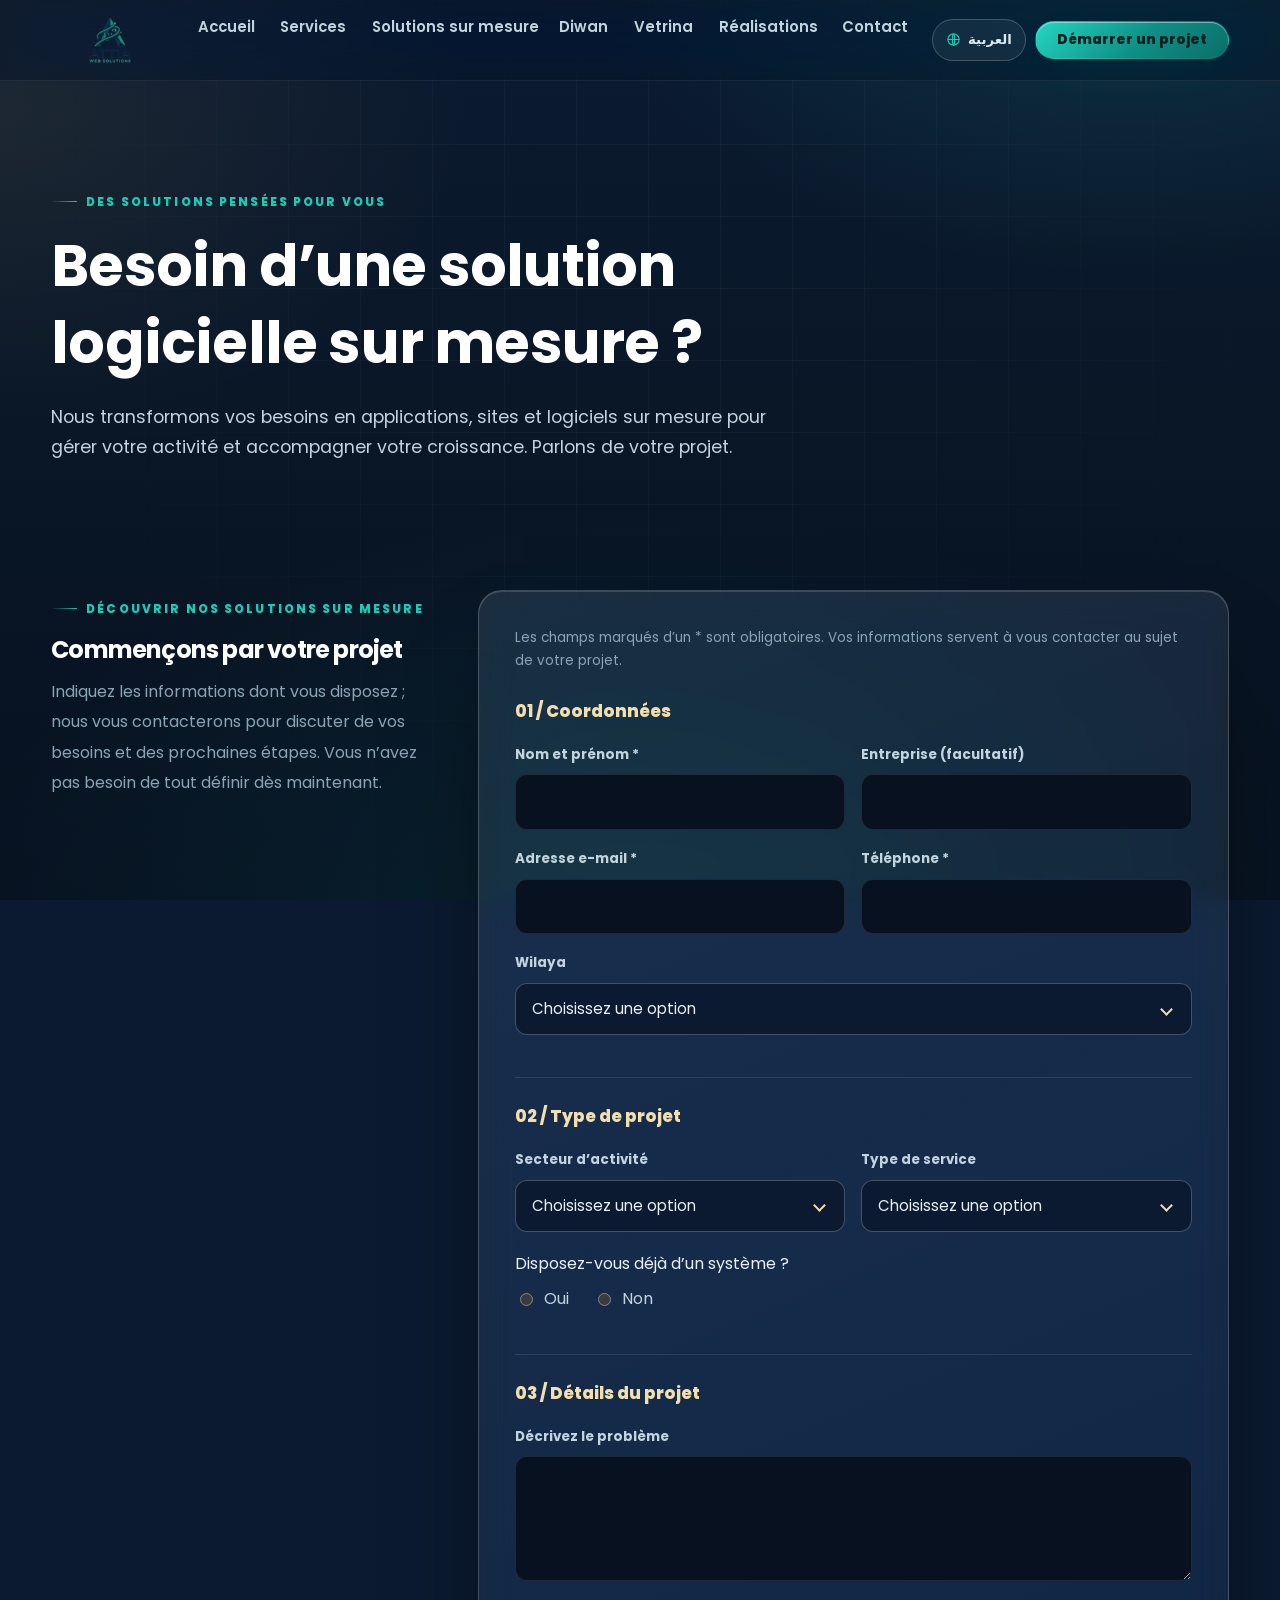
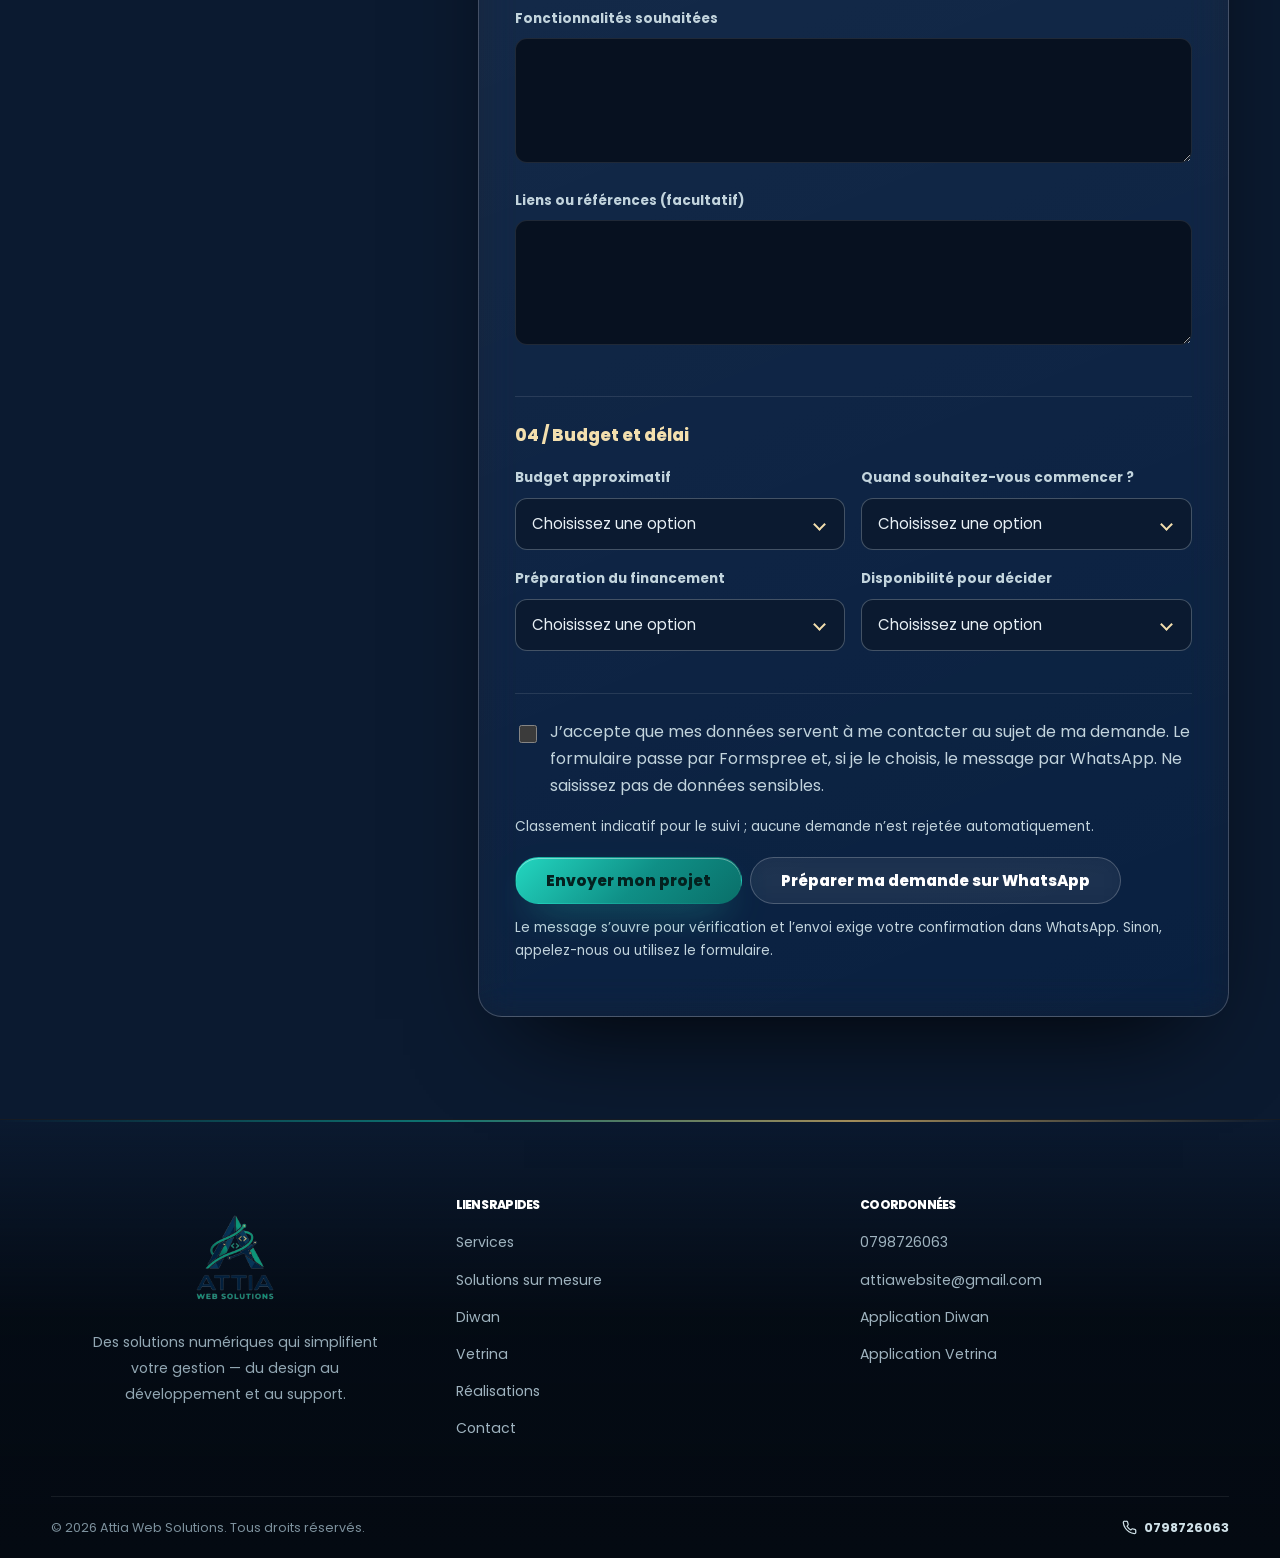
<file: custom-services-fr.html>
<!DOCTYPE html><html lang="fr" dir="ltr"><head>
<meta charset="UTF-8"><meta name="viewport" content="width=device-width, initial-scale=1">
<title data-i18n="custom.page.title">Développement sur mesure | Attia Web Solutions</title>
<meta name="description" content="Développement d’applications, de sites web et de logiciels sur mesure pour votre activité en Algérie.">
<meta name="theme-color" content="#0b1a30">
<link rel="canonical" href="https://diwanpro.github.io/attia-website/custom-services-fr.html">
<link rel="alternate" hreflang="ar" href="https://diwanpro.github.io/attia-website/custom-services.html">
<link rel="alternate" hreflang="fr" href="https://diwanpro.github.io/attia-website/custom-services-fr.html">
<link rel="alternate" hreflang="x-default" href="https://diwanpro.github.io/attia-website/custom-services.html">
<meta property="og:type" content="website"><meta property="og:title" content="Développement sur mesure | Attia Web Solutions">
<meta property="og:description" content="Des solutions logicielles conçues selon les besoins de votre entreprise."><meta property="og:url" content="https://diwanpro.github.io/attia-website/custom-services-fr.html"><meta property="og:image" content="https://diwanpro.github.io/attia-website/logo.png">
<link rel="icon" type="image/png" href="./logo.png"><link rel="apple-touch-icon" href="./logo.png">
<link rel="preconnect" href="https://fonts.googleapis.com"><link rel="preconnect" href="https://fonts.gstatic.com" crossorigin="">
<link href="https://fonts.googleapis.com/css2?family=Cairo:wght@400;600;700;800;900&amp;family=Poppins:wght@400;500;600;700;800&amp;display=swap" rel="stylesheet">
<link rel="stylesheet" href="./assets/base.css"><link rel="stylesheet" href="./assets/site.css"><link rel="stylesheet" href="./assets/custom-services.css">
<script src="./assets/i18n.js" defer=""></script><script src="./assets/site.js" defer=""></script><script src="./assets/custom-services.js" defer=""></script>
</head><body><a class="skip-link" href="#main" data-i18n="skip">Aller au contenu</a>
<header class="site-header" id="siteHeader">
  <div class="container nav">
    <a class="brand" href="./fr.html#top" aria-label="Attia Web Solutions">
      <span class="logo-chip"><img src="./assets/attia-logo.png" alt="Attia Web Solutions" width="1408" height="768"></span>
    </a>

    <nav aria-label="Navigation">
      <ul class="nav-links">
        <li><a href="./fr.html#top" data-i18n="nav.home">Accueil</a></li>
        <li><a href="./fr.html#services" data-i18n="nav.services">Services</a></li>
        <li><a href="./custom-services-fr.html" data-i18n="nav.custom">Solutions sur mesure</a></li>
        <li><a href="./fr.html#diwan" data-i18n="nav.diwan">Diwan</a></li>
        <li><a href="./vetrina-fr.html" data-i18n="nav.vetrina">Vetrina</a></li>
        <li><a href="./fr.html#portfolio" data-i18n="nav.portfolio">Réalisations</a></li>
        <li><a href="./fr.html#contact" data-i18n="nav.contact">Contact</a></li>
      </ul>
    </nav>

    <div class="nav-actions">
      <a class="lang-btn" id="langToggle" href="./custom-services.html" hreflang="ar" lang="ar" aria-label="Passer à l'arabe" data-i18n-aria="lang.aria">
        <svg viewBox="0 0 24 24" fill="none" stroke="currentColor" stroke-width="1.8" aria-hidden="true">
          <circle cx="12" cy="12" r="9"></circle><path d="M3 12h18M12 3c2.6 2.7 2.6 15.3 0 18M12 3c-2.6 2.7-2.6 15.3 0 18"></path>
        </svg>
        <span id="langLabel">العربية</span>
      </a>

      <a href="#briefForm" class="btn btn-primary nav-cta" data-i18n="nav.cta">Démarrer un projet</a>

      <button class="menu-btn" id="menuBtn" type="button" aria-expanded="false" aria-controls="mobileMenu" aria-label="Menu" data-i18n-aria="nav.menu">
        <span></span>
      </button>
    </div>
  </div>

  <div class="mobile-menu" id="mobileMenu">
    <div class="container">
      <ul>
        <li><a href="./fr.html#top" data-i18n="nav.home">Accueil</a></li>
        <li><a href="./fr.html#services" data-i18n="nav.services">Services</a></li>
        <li><a href="./custom-services-fr.html" data-i18n="nav.custom">Solutions sur mesure</a></li>
        <li><a href="./fr.html#diwan" data-i18n="nav.diwan">Diwan</a></li>
        <li><a href="./vetrina-fr.html" data-i18n="nav.vetrina">Vetrina</a></li>
        <li><a href="./fr.html#portfolio" data-i18n="nav.portfolio">Réalisations</a></li>
        <li><a href="./fr.html#contact" data-i18n="nav.contact">Contact</a></li>
      </ul>
    </div>
  </div>
</header><main id="main">
<section class="custom-hero" id="top"><div class="container"><span class="eyebrow" data-i18n="custom.eyebrow">Des solutions pensées pour vous</span><h1 data-i18n="custom.title">Besoin d’une solution logicielle sur mesure ?</h1><p data-i18n="custom.desc">Nous transformons vos besoins en applications, sites et logiciels sur mesure pour gérer votre activité et accompagner votre croissance. Parlons de votre projet.</p></div></section>
<section class="section"><div class="container custom-layout"><aside class="custom-aside"><span class="eyebrow" data-i18n="custom.link">Découvrir nos solutions sur mesure</span><h2 data-i18n="custom.aside.title">Commençons par votre projet</h2><p data-i18n="custom.aside.desc">Indiquez les informations dont vous disposez ; nous vous contacterons pour discuter de vos besoins et des prochaines étapes. Vous n’avez pas besoin de tout définir dès maintenant.</p></aside>
<form class="form-card brief-form" id="briefForm" action="https://formspree.io/f/mkjjpvjk" method="POST">
<p class="required-note" data-i18n="custom.form.note">Les champs marqués d’un * sont obligatoires. Vos informations servent à vous contacter au sujet de votre projet.</p>
<div class="honeypot" aria-hidden="true"><label for="brief-gotcha">Leave this field empty</label><input id="brief-gotcha" type="text" name="_gotcha" tabindex="-1" autocomplete="off"></div>
<fieldset><legend data-i18n="custom.personal">01 / Coordonnées</legend>
<div class="field-row"><div class="field"><label for="brief-name" data-i18n="custom.name">Nom et prénom *</label><input id="brief-name" name="name" type="text" autocomplete="name" required="" maxlength="120"></div><div class="field"><label for="brief-company" data-i18n="custom.company">Entreprise (facultatif)</label><input id="brief-company" name="company" type="text" autocomplete="organization" maxlength="120"></div></div>
<div class="field-row"><div class="field"><label for="brief-email" data-i18n="custom.email">Adresse e-mail *</label><input id="brief-email" name="email" type="email" dir="ltr" autocomplete="email" required="" maxlength="254"></div><div class="field"><label for="brief-phone" data-i18n="custom.phone">Téléphone *</label><input id="brief-phone" name="phone" type="tel" dir="ltr" inputmode="tel" autocomplete="tel" required="" maxlength="30"></div></div>
<div class="field"><label for="brief-wilaya" data-i18n="custom.wilaya">Wilaya</label><select id="brief-wilaya" name="wilaya"><option value="" data-i18n="custom.choose">Choisissez une option</option><option value="01 - أدرار / Adrar">01 — أدرار / Adrar</option>
<option value="02 - الشلف / Chlef">02 — الشلف / Chlef</option>
<option value="03 - الأغواط / Laghouat">03 — الأغواط / Laghouat</option>
<option value="04 - أم البواقي / Oum El Bouaghi">04 — أم البواقي / Oum El Bouaghi</option>
<option value="05 - باتنة / Batna">05 — باتنة / Batna</option>
<option value="06 - بجاية / Béjaïa">06 — بجاية / Béjaïa</option>
<option value="07 - بسكرة / Biskra">07 — بسكرة / Biskra</option>
<option value="08 - بشار / Béchar">08 — بشار / Béchar</option>
<option value="09 - البليدة / Blida">09 — البليدة / Blida</option>
<option value="10 - البويرة / Bouira">10 — البويرة / Bouira</option>
<option value="11 - تمنراست / Tamanrasset">11 — تمنراست / Tamanrasset</option>
<option value="12 - تبسة / Tébessa">12 — تبسة / Tébessa</option>
<option value="13 - تلمسان / Tlemcen">13 — تلمسان / Tlemcen</option>
<option value="14 - تيارت / Tiaret">14 — تيارت / Tiaret</option>
<option value="15 - تيزي وزو / Tizi Ouzou">15 — تيزي وزو / Tizi Ouzou</option>
<option value="16 - الجزائر / Alger">16 — الجزائر / Alger</option>
<option value="17 - الجلفة / Djelfa">17 — الجلفة / Djelfa</option>
<option value="18 - جيجل / Jijel">18 — جيجل / Jijel</option>
<option value="19 - سطيف / Sétif">19 — سطيف / Sétif</option>
<option value="20 - سعيدة / Saïda">20 — سعيدة / Saïda</option>
<option value="21 - سكيكدة / Skikda">21 — سكيكدة / Skikda</option>
<option value="22 - سيدي بلعباس / Sidi Bel Abbès">22 — سيدي بلعباس / Sidi Bel Abbès</option>
<option value="23 - عنابة / Annaba">23 — عنابة / Annaba</option>
<option value="24 - قالمة / Guelma">24 — قالمة / Guelma</option>
<option value="25 - قسنطينة / Constantine">25 — قسنطينة / Constantine</option>
<option value="26 - المدية / Médéa">26 — المدية / Médéa</option>
<option value="27 - مستغانم / Mostaganem">27 — مستغانم / Mostaganem</option>
<option value="28 - المسيلة / M’Sila">28 — المسيلة / M’Sila</option>
<option value="29 - معسكر / Mascara">29 — معسكر / Mascara</option>
<option value="30 - ورقلة / Ouargla">30 — ورقلة / Ouargla</option>
<option value="31 - وهران / Oran">31 — وهران / Oran</option>
<option value="32 - البيض / El Bayadh">32 — البيض / El Bayadh</option>
<option value="33 - إليزي / Illizi">33 — إليزي / Illizi</option>
<option value="34 - برج بوعريريج / Bordj Bou Arréridj">34 — برج بوعريريج / Bordj Bou Arréridj</option>
<option value="35 - بومرداس / Boumerdès">35 — بومرداس / Boumerdès</option>
<option value="36 - الطارف / El Tarf">36 — الطارف / El Tarf</option>
<option value="37 - تندوف / Tindouf">37 — تندوف / Tindouf</option>
<option value="38 - تيسمسيلت / Tissemsilt">38 — تيسمسيلت / Tissemsilt</option>
<option value="39 - الوادي / El Oued">39 — الوادي / El Oued</option>
<option value="40 - خنشلة / Khenchela">40 — خنشلة / Khenchela</option>
<option value="41 - سوق أهراس / Souk Ahras">41 — سوق أهراس / Souk Ahras</option>
<option value="42 - تيبازة / Tipaza">42 — تيبازة / Tipaza</option>
<option value="43 - ميلة / Mila">43 — ميلة / Mila</option>
<option value="44 - عين الدفلى / Aïn Defla">44 — عين الدفلى / Aïn Defla</option>
<option value="45 - النعامة / Naâma">45 — النعامة / Naâma</option>
<option value="46 - عين تموشنت / Aïn Témouchent">46 — عين تموشنت / Aïn Témouchent</option>
<option value="47 - غرداية / Ghardaïa">47 — غرداية / Ghardaïa</option>
<option value="48 - غليزان / Relizane">48 — غليزان / Relizane</option>
<option value="49 - تيميمون / Timimoun">49 — تيميمون / Timimoun</option>
<option value="50 - برج باجي مختار / Bordj Badji Mokhtar">50 — برج باجي مختار / Bordj Badji Mokhtar</option>
<option value="51 - أولاد جلال / Ouled Djellal">51 — أولاد جلال / Ouled Djellal</option>
<option value="52 - بني عباس / Béni Abbès">52 — بني عباس / Béni Abbès</option>
<option value="53 - عين صالح / In Salah">53 — عين صالح / In Salah</option>
<option value="54 - عين قزام / In Guezzam">54 — عين قزام / In Guezzam</option>
<option value="55 - تقرت / Touggourt">55 — تقرت / Touggourt</option>
<option value="56 - جانت / Djanet">56 — جانت / Djanet</option>
<option value="57 - المغير / El M’Ghair">57 — المغير / El M’Ghair</option>
<option value="58 - المنيعة / El Meniaa">58 — المنيعة / El Meniaa</option></select></div></fieldset>
<fieldset><legend data-i18n="custom.type">02 / Type de projet</legend>
<div class="field-row"><div class="field"><label for="brief-industry" data-i18n="custom.industry">Secteur d’activité</label><select id="brief-industry" name="industry"><option value="" data-i18n="custom.choose">Choisissez une option</option><option value="Legal" data-i18n="custom.legal">Juridique</option><option value="Commerce" data-i18n="custom.commercial">Commerce</option><option value="Medical" data-i18n="custom.medical">Médical</option><option value="Education" data-i18n="custom.education">Éducation</option><option value="Restaurants" data-i18n="custom.restaurants">Restauration</option><option value="Other" data-i18n="custom.other">Autre</option></select></div>
<div class="field"><label for="brief-service" data-i18n="custom.service">Type de service</label><select id="brief-service" name="service"><option value="" data-i18n="custom.choose">Choisissez une option</option><option value="Website" data-i18n="custom.website">Site web</option><option value="Web application" data-i18n="custom.webapp">Application web</option><option value="Mobile application" data-i18n="custom.mobile">Application mobile</option><option value="Online store" data-i18n="custom.store">Boutique en ligne</option><option value="Management system" data-i18n="custom.management">Logiciel de gestion</option><option value="Other" data-i18n="custom.other">Autre</option></select></div></div>
<div><span id="brief-current-label" data-i18n="custom.current">Disposez-vous déjà d’un système ?</span><div class="brief-radio" role="group" aria-labelledby="brief-current-label"><label><input type="radio" name="existing_system" value="Yes"> <span data-i18n="custom.yes">Oui</span></label><label><input type="radio" name="existing_system" value="No"> <span data-i18n="custom.no">Non</span></label></div></div></fieldset>
<fieldset><legend data-i18n="custom.details">03 / Détails du projet</legend>
<div class="field"><label for="brief-problem" data-i18n="custom.problem">Décrivez le problème</label><textarea id="brief-problem" name="problem" maxlength="5000"></textarea></div>
<div class="field"><label for="brief-features" data-i18n="custom.features">Fonctionnalités souhaitées</label><textarea id="brief-features" name="features" maxlength="5000"></textarea></div>
<div class="field"><label for="brief-references" data-i18n="custom.references">Liens ou références (facultatif)</label><textarea id="brief-references" name="references" maxlength="2000" rows="3"></textarea></div></fieldset>
<fieldset><legend data-i18n="custom.money">04 / Budget et délai</legend><div class="field-row">
<div class="field"><label for="brief-budget" data-i18n="custom.budget">Budget approximatif</label><select id="brief-budget" name="budget"><option value="" data-i18n="custom.choose">Choisissez une option</option><option value="Not yet defined" data-i18n="custom.undecided">Budget non défini</option><option value="Under 50,000 DZD" data-i18n="custom.low">Moins de 50 000 DA</option><option value="50,000 - 100,000 DZD" data-i18n="custom.mid">De 50 000 à 100 000 DA</option><option value="Over 100,000 DZD" data-i18n="custom.high">Plus de 100 000 DA</option><option value="Consultation" data-i18n="custom.consult">Je souhaite être conseillé</option></select></div>
<div class="field"><label for="brief-start" data-i18n="custom.start">Quand souhaitez-vous commencer ?</label><select id="brief-start" name="start_time"><option value="" data-i18n="custom.choose">Choisissez une option</option><option value="Immediately" data-i18n="custom.now">Immédiatement</option><option value="Within one month" data-i18n="custom.month">Dans un mois</option><option value="Within three months" data-i18n="custom.three">Dans les 3 mois</option></select></div></div><div class="field-row"><div class="field"><label for="brief-funding" data-i18n="custom.funding">Préparation du financement</label><select id="brief-funding" name="funding"><option value="">Choisissez une option</option><option value="Ready" data-i18n="custom.ready">Prêt</option><option value="Discuss" data-i18n="custom.discuss">À discuter</option><option value="Later" data-i18n="custom.later">Plus tard</option></select></div><div class="field"><label for="brief-decision" data-i18n="custom.decision">Disponibilité pour décider</label><select id="brief-decision" name="decision"><option value="">Choisissez une option</option><option value="Ready" data-i18n="custom.ready">Prêt</option><option value="Discuss" data-i18n="custom.discuss">À discuter</option><option value="Later" data-i18n="custom.later">Plus tard</option></select></div></div></fieldset>
<label class="consent-label"><input type="checkbox" name="consent" value="yes" required> <span data-i18n="custom.consent">J’accepte que mes données servent à me contacter au sujet de ma demande. Le formulaire passe par Formspree et, si je le choisis, le message par WhatsApp. Ne saisissez pas de données sensibles.</span></label>
<input type="hidden" name="follow_up_category" value="Needs clarification">
<p class="brief-note" data-i18n="custom.priority.note">Classement indicatif pour le suivi ; aucune demande n’est rejetée automatiquement.</p>
<button class="btn btn-primary" type="submit" id="briefSubmit"><span data-i18n="custom.submit">Envoyer mon projet</span></button><button class="btn btn-ghost brief-whatsapp" type="button" id="briefWhatsApp" hidden data-i18n="custom.whatsapp">Préparer ma demande sur WhatsApp</button><p class="brief-note" data-i18n="custom.whatsapp.note">Le message s’ouvre pour vérification et l’envoi exige votre confirmation dans WhatsApp. Sinon, appelez-nous ou utilisez le formulaire.</p><p class="form-status" id="briefStatus" role="status" aria-live="polite"></p>
</form></div></section></main>
<footer class="site-footer">
  <div class="container">
    <div class="footer-grid">
      <div class="footer-brand">
        <span class="footer-logo"><img src="./assets/attia-logo.png" alt="Attia Web Solutions" width="1408" height="768" loading="lazy" decoding="async"></span>
        <p data-i18n="footer.tagline">Des solutions numériques qui simplifient votre gestion — du design au développement et au support.</p>
      </div>
      <div class="footer-col">
        <h2 data-i18n="footer.links">Liens rapides</h2>
        <ul>
          <li><a href="./fr.html#services" data-i18n="nav.services">Services</a></li>
          <li><a href="./custom-services-fr.html" data-i18n="nav.custom">Solutions sur mesure</a></li>
          <li><a href="./fr.html#diwan" data-i18n="nav.diwan">Diwan</a></li>
        <li><a href="./vetrina-fr.html" data-i18n="nav.vetrina">Vetrina</a></li>
          <li><a href="./fr.html#portfolio" data-i18n="nav.portfolio">Réalisations</a></li>
          <li><a href="./fr.html#contact" data-i18n="nav.contact">Contact</a></li>
        </ul>
      </div>
      <div class="footer-col">
        <h2 data-i18n="footer.contactTitle">Coordonnées</h2>
        <ul>
          <li><a href="tel:+213798726063" dir="ltr">0798726063</a></li>
          <li><a href="mailto:attiawebsite@gmail.com" dir="ltr">attiawebsite@gmail.com</a></li>
          <li><a href="https://diwanpro.github.io/Diwan.app/" target="_blank" rel="noopener noreferrer" data-i18n="footer.diwan">Application Diwan</a></li>
          <li><a href="./vetrina-fr.html" data-i18n="footer.vetrina">Application Vetrina</a></li>
        </ul>
      </div>
    </div>
    <div class="footer-bottom">
      <span data-i18n="footer.rights">© 2026 Attia Web Solutions. Tous droits réservés.</span>
      <a class="footer-phone" href="tel:+213798726063" dir="ltr">
        <svg width="15" height="15" viewBox="0 0 24 24" fill="none" stroke="currentColor" stroke-width="2" stroke-linecap="round" stroke-linejoin="round" aria-hidden="true"><path d="M22 16.9v3a2 2 0 0 1-2.2 2 19.8 19.8 0 0 1-8.6-3.1 19.5 19.5 0 0 1-6-6A19.8 19.8 0 0 1 2.1 4.2 2 2 0 0 1 4.1 2h3a2 2 0 0 1 2 1.7c.1 1 .4 1.9.7 2.8a2 2 0 0 1-.5 2.1L8.1 9.9a16 16 0 0 0 6 6l1.3-1.3a2 2 0 0 1 2.1-.4c.9.3 1.8.6 2.8.7a2 2 0 0 1 1.7 2Z"></path></svg>
        0798726063
      </a>
    </div>
  </div>
</footer>

</body></html>
</file>
<file: custom-services.html>
<!DOCTYPE html>
<html lang="ar" dir="rtl">
<head>
<meta charset="UTF-8" /><meta name="viewport" content="width=device-width, initial-scale=1" />
<title data-i18n="custom.page.title">تطوير البرمجيات المخصصة | Attia Web Solutions</title>
<meta name="description" content="تطوير تطبيقات ومواقع وأنظمة برمجية مخصصة حسب احتياجات أعمالك في الجزائر." />
<meta name="theme-color" content="#0b1a30" />
<link rel="canonical" href="https://diwanpro.github.io/attia-website/custom-services.html" />
<link rel="alternate" hreflang="ar" href="https://diwanpro.github.io/attia-website/custom-services.html" />
<link rel="alternate" hreflang="fr" href="https://diwanpro.github.io/attia-website/custom-services-fr.html" />
<link rel="alternate" hreflang="x-default" href="https://diwanpro.github.io/attia-website/custom-services.html" />
<meta property="og:type" content="website" /><meta property="og:title" content="تطوير البرمجيات المخصصة | Attia Web Solutions" />
<meta property="og:description" content="حلول برمجية مصممة حسب احتياجات أعمالك." /><meta property="og:url" content="https://diwanpro.github.io/attia-website/custom-services.html" /><meta property="og:image" content="https://diwanpro.github.io/attia-website/logo.png" />
<link rel="icon" type="image/png" href="./logo.png" /><link rel="apple-touch-icon" href="./logo.png" />
<link rel="preconnect" href="https://fonts.googleapis.com" /><link rel="preconnect" href="https://fonts.gstatic.com" crossorigin />
<link href="https://fonts.googleapis.com/css2?family=Cairo:wght@400;600;700;800;900&family=Poppins:wght@400;500;600;700;800&display=swap" rel="stylesheet" />
<link rel="stylesheet" href="./assets/base.css" /><link rel="stylesheet" href="./assets/site.css" /><link rel="stylesheet" href="./assets/custom-services.css" />
<script src="./assets/i18n.js" defer></script><script src="./assets/site.js" defer></script><script src="./assets/custom-services.js" defer></script>
</head><body><a class="skip-link" href="#main" data-i18n="skip">تخطَّ إلى المحتوى</a>
<header class="site-header" id="siteHeader">
  <div class="container nav">
    <a class="brand" href="./#top" aria-label="Attia Web Solutions">
      <span class="logo-chip"><img src="./assets/attia-logo.png" alt="Attia Web Solutions" width="1408" height="768" /></span>
    </a>

    <nav aria-label="Navigation">
      <ul class="nav-links">
        <li><a href="./#top" data-i18n="nav.home">الرئيسية</a></li>
        <li><a href="./#services" data-i18n="nav.services">خدماتنا</a></li>
        <li><a href="./custom-services.html" data-i18n="nav.custom">خدماتنا المخصصة</a></li>
        <li><a href="./#diwan" data-i18n="nav.diwan">ديوان</a></li>
        <li><a href="./vetrina.html" data-i18n="nav.vetrina">فترينة</a></li>
        <li><a href="./#portfolio" data-i18n="nav.portfolio">أعمالنا</a></li>
        <li><a href="./#contact" data-i18n="nav.contact">تواصل</a></li>
      </ul>
    </nav>

    <div class="nav-actions">
      <a class="lang-btn" id="langToggle" href="./custom-services-fr.html" hreflang="fr" lang="fr" aria-label="Français" data-i18n-aria="lang.aria">
        <svg viewBox="0 0 24 24" fill="none" stroke="currentColor" stroke-width="1.8" aria-hidden="true">
          <circle cx="12" cy="12" r="9" /><path d="M3 12h18M12 3c2.6 2.7 2.6 15.3 0 18M12 3c-2.6 2.7-2.6 15.3 0 18" />
        </svg>
        <span id="langLabel">Français</span>
      </a>

      <a href="#briefForm" class="btn btn-primary nav-cta" data-i18n="nav.cta">ابدأ مشروعك</a>

      <button class="menu-btn" id="menuBtn" type="button" aria-expanded="false" aria-controls="mobileMenu" aria-label="القائمة" data-i18n-aria="nav.menu">
        <span></span>
      </button>
    </div>
  </div>

  <div class="mobile-menu" id="mobileMenu">
    <div class="container">
      <ul>
        <li><a href="./#top" data-i18n="nav.home">الرئيسية</a></li>
        <li><a href="./#services" data-i18n="nav.services">خدماتنا</a></li>
        <li><a href="./custom-services.html" data-i18n="nav.custom">خدماتنا المخصصة</a></li>
        <li><a href="./#diwan" data-i18n="nav.diwan">ديوان</a></li>
        <li><a href="./vetrina.html" data-i18n="nav.vetrina">فترينة</a></li>
        <li><a href="./#portfolio" data-i18n="nav.portfolio">أعمالنا</a></li>
        <li><a href="./#contact" data-i18n="nav.contact">تواصل</a></li>
      </ul>
    </div>
  </div>
</header><main id="main">
<section class="custom-hero" id="top"><div class="container"><span class="eyebrow" data-i18n="custom.eyebrow">حلول مصممة لأعمالك</span><h1 data-i18n="custom.title">هل تحتاج إلى حل برمجي خاص بك؟</h1><p data-i18n="custom.desc">نحوّل احتياجاتك إلى تطبيقات ومواقع وأنظمة مخصصة تساعدك على إدارة أعمالك والنمو بثقة. أخبرنا بفكرتك لنبدأ التخطيط معاً.</p></div></section>
<section class="section"><div class="container custom-layout"><aside class="custom-aside"><span class="eyebrow" data-i18n="custom.link">اكتشف خدماتنا المخصصة</span><h2 data-i18n="custom.aside.title">لنبدأ بفهم مشروعك</h2><p data-i18n="custom.aside.desc">املأ المعلومات التي تعرفها، وسنتواصل معك لمناقشة احتياجاتك والخطوات التالية. لا يلزمك تحديد كل التفاصيل الآن.</p></aside>
<form class="form-card brief-form" id="briefForm" action="https://formspree.io/f/mkjjpvjk" method="POST">
<p class="required-note" data-i18n="custom.form.note">الحقول المعلّمة بـ * إلزامية. تُستخدم معلوماتك للتواصل معك بشأن مشروعك.</p>
<div class="honeypot" aria-hidden="true"><label for="brief-gotcha">Leave this field empty</label><input id="brief-gotcha" type="text" name="_gotcha" tabindex="-1" autocomplete="off" /></div>
<fieldset><legend data-i18n="custom.personal">01 / البيانات الشخصية</legend>
<div class="field-row"><div class="field"><label for="brief-name" data-i18n="custom.name">الاسم واللقب *</label><input id="brief-name" name="name" type="text" autocomplete="name" required maxlength="120" /></div><div class="field"><label for="brief-company" data-i18n="custom.company">اسم الشركة (اختياري)</label><input id="brief-company" name="company" type="text" autocomplete="organization" maxlength="120" /></div></div>
<div class="field-row"><div class="field"><label for="brief-email" data-i18n="custom.email">البريد الإلكتروني *</label><input id="brief-email" name="email" type="email" dir="ltr" autocomplete="email" required maxlength="254" /></div><div class="field"><label for="brief-phone" data-i18n="custom.phone">رقم الهاتف *</label><input id="brief-phone" name="phone" type="tel" dir="ltr" inputmode="tel" autocomplete="tel" required maxlength="30" /></div></div>
<div class="field"><label for="brief-wilaya" data-i18n="custom.wilaya">الولاية</label><select id="brief-wilaya" name="wilaya"><option value="" data-i18n="custom.choose">اختر من القائمة</option><option value="01 - أدرار / Adrar">01 — أدرار / Adrar</option>
<option value="02 - الشلف / Chlef">02 — الشلف / Chlef</option>
<option value="03 - الأغواط / Laghouat">03 — الأغواط / Laghouat</option>
<option value="04 - أم البواقي / Oum El Bouaghi">04 — أم البواقي / Oum El Bouaghi</option>
<option value="05 - باتنة / Batna">05 — باتنة / Batna</option>
<option value="06 - بجاية / Béjaïa">06 — بجاية / Béjaïa</option>
<option value="07 - بسكرة / Biskra">07 — بسكرة / Biskra</option>
<option value="08 - بشار / Béchar">08 — بشار / Béchar</option>
<option value="09 - البليدة / Blida">09 — البليدة / Blida</option>
<option value="10 - البويرة / Bouira">10 — البويرة / Bouira</option>
<option value="11 - تمنراست / Tamanrasset">11 — تمنراست / Tamanrasset</option>
<option value="12 - تبسة / Tébessa">12 — تبسة / Tébessa</option>
<option value="13 - تلمسان / Tlemcen">13 — تلمسان / Tlemcen</option>
<option value="14 - تيارت / Tiaret">14 — تيارت / Tiaret</option>
<option value="15 - تيزي وزو / Tizi Ouzou">15 — تيزي وزو / Tizi Ouzou</option>
<option value="16 - الجزائر / Alger">16 — الجزائر / Alger</option>
<option value="17 - الجلفة / Djelfa">17 — الجلفة / Djelfa</option>
<option value="18 - جيجل / Jijel">18 — جيجل / Jijel</option>
<option value="19 - سطيف / Sétif">19 — سطيف / Sétif</option>
<option value="20 - سعيدة / Saïda">20 — سعيدة / Saïda</option>
<option value="21 - سكيكدة / Skikda">21 — سكيكدة / Skikda</option>
<option value="22 - سيدي بلعباس / Sidi Bel Abbès">22 — سيدي بلعباس / Sidi Bel Abbès</option>
<option value="23 - عنابة / Annaba">23 — عنابة / Annaba</option>
<option value="24 - قالمة / Guelma">24 — قالمة / Guelma</option>
<option value="25 - قسنطينة / Constantine">25 — قسنطينة / Constantine</option>
<option value="26 - المدية / Médéa">26 — المدية / Médéa</option>
<option value="27 - مستغانم / Mostaganem">27 — مستغانم / Mostaganem</option>
<option value="28 - المسيلة / M’Sila">28 — المسيلة / M’Sila</option>
<option value="29 - معسكر / Mascara">29 — معسكر / Mascara</option>
<option value="30 - ورقلة / Ouargla">30 — ورقلة / Ouargla</option>
<option value="31 - وهران / Oran">31 — وهران / Oran</option>
<option value="32 - البيض / El Bayadh">32 — البيض / El Bayadh</option>
<option value="33 - إليزي / Illizi">33 — إليزي / Illizi</option>
<option value="34 - برج بوعريريج / Bordj Bou Arréridj">34 — برج بوعريريج / Bordj Bou Arréridj</option>
<option value="35 - بومرداس / Boumerdès">35 — بومرداس / Boumerdès</option>
<option value="36 - الطارف / El Tarf">36 — الطارف / El Tarf</option>
<option value="37 - تندوف / Tindouf">37 — تندوف / Tindouf</option>
<option value="38 - تيسمسيلت / Tissemsilt">38 — تيسمسيلت / Tissemsilt</option>
<option value="39 - الوادي / El Oued">39 — الوادي / El Oued</option>
<option value="40 - خنشلة / Khenchela">40 — خنشلة / Khenchela</option>
<option value="41 - سوق أهراس / Souk Ahras">41 — سوق أهراس / Souk Ahras</option>
<option value="42 - تيبازة / Tipaza">42 — تيبازة / Tipaza</option>
<option value="43 - ميلة / Mila">43 — ميلة / Mila</option>
<option value="44 - عين الدفلى / Aïn Defla">44 — عين الدفلى / Aïn Defla</option>
<option value="45 - النعامة / Naâma">45 — النعامة / Naâma</option>
<option value="46 - عين تموشنت / Aïn Témouchent">46 — عين تموشنت / Aïn Témouchent</option>
<option value="47 - غرداية / Ghardaïa">47 — غرداية / Ghardaïa</option>
<option value="48 - غليزان / Relizane">48 — غليزان / Relizane</option>
<option value="49 - تيميمون / Timimoun">49 — تيميمون / Timimoun</option>
<option value="50 - برج باجي مختار / Bordj Badji Mokhtar">50 — برج باجي مختار / Bordj Badji Mokhtar</option>
<option value="51 - أولاد جلال / Ouled Djellal">51 — أولاد جلال / Ouled Djellal</option>
<option value="52 - بني عباس / Béni Abbès">52 — بني عباس / Béni Abbès</option>
<option value="53 - عين صالح / In Salah">53 — عين صالح / In Salah</option>
<option value="54 - عين قزام / In Guezzam">54 — عين قزام / In Guezzam</option>
<option value="55 - تقرت / Touggourt">55 — تقرت / Touggourt</option>
<option value="56 - جانت / Djanet">56 — جانت / Djanet</option>
<option value="57 - المغير / El M’Ghair">57 — المغير / El M’Ghair</option>
<option value="58 - المنيعة / El Meniaa">58 — المنيعة / El Meniaa</option></select></div></fieldset>
<fieldset><legend data-i18n="custom.type">02 / نوع المشروع</legend>
<div class="field-row"><div class="field"><label for="brief-industry" data-i18n="custom.industry">مجال العمل</label><select id="brief-industry" name="industry"><option value="" data-i18n="custom.choose">اختر من القائمة</option><option value="Legal" data-i18n="custom.legal">قانوني</option><option value="Commerce" data-i18n="custom.commercial">تجاري</option><option value="Medical" data-i18n="custom.medical">طبي</option><option value="Education" data-i18n="custom.education">تعليمي</option><option value="Restaurants" data-i18n="custom.restaurants">مطاعم</option><option value="Other" data-i18n="custom.other">أخرى</option></select></div>
<div class="field"><label for="brief-service" data-i18n="custom.service">نوع الخدمة</label><select id="brief-service" name="service"><option value="" data-i18n="custom.choose">اختر من القائمة</option><option value="Website" data-i18n="custom.website">موقع إلكتروني</option><option value="Web application" data-i18n="custom.webapp">تطبيق ويب</option><option value="Mobile application" data-i18n="custom.mobile">تطبيق هاتف</option><option value="Online store" data-i18n="custom.store">متجر إلكتروني</option><option value="Management system" data-i18n="custom.management">نظام إدارة</option><option value="Other" data-i18n="custom.other">أخرى</option></select></div></div>
<div><span id="brief-current-label" data-i18n="custom.current">هل لديك نظام حالي؟</span><div class="brief-radio" role="group" aria-labelledby="brief-current-label"><label><input type="radio" name="existing_system" value="Yes" /> <span data-i18n="custom.yes">نعم</span></label><label><input type="radio" name="existing_system" value="No" /> <span data-i18n="custom.no">لا</span></label></div></div></fieldset>
<fieldset><legend data-i18n="custom.details">03 / تفاصيل المشروع</legend>
<div class="field"><label for="brief-problem" data-i18n="custom.problem">صف المشكلة</label><textarea id="brief-problem" name="problem" maxlength="5000"></textarea></div>
<div class="field"><label for="brief-features" data-i18n="custom.features">الميزات المطلوبة</label><textarea id="brief-features" name="features" maxlength="5000"></textarea></div>
<div class="field"><label for="brief-references" data-i18n="custom.references">روابط أو مراجع (اختياري)</label><textarea id="brief-references" name="references" maxlength="2000" rows="3"></textarea></div></fieldset>
<fieldset><legend data-i18n="custom.money">04 / الميزانية والوقت</legend><div class="field-row">
<div class="field"><label for="brief-budget" data-i18n="custom.budget">الميزانية التقريبية</label><select id="brief-budget" name="budget"><option value="" data-i18n="custom.choose">اختر من القائمة</option><option value="Not yet defined" data-i18n="custom.undecided">لم أحدد الميزانية بعد</option><option value="Under 50,000 DZD" data-i18n="custom.low">أقل من 50,000 دج</option><option value="50,000 - 100,000 DZD" data-i18n="custom.mid">50,000 إلى 100,000 دج</option><option value="Over 100,000 DZD" data-i18n="custom.high">أكثر من 100,000 دج</option><option value="Consultation" data-i18n="custom.consult">أريد استشارة</option></select></div>
<div class="field"><label for="brief-start" data-i18n="custom.start">متى تريد البدء؟</label><select id="brief-start" name="start_time"><option value="" data-i18n="custom.choose">اختر من القائمة</option><option value="Immediately" data-i18n="custom.now">فوراً</option><option value="Within one month" data-i18n="custom.month">خلال شهر</option><option value="Within three months" data-i18n="custom.three">خلال 3 أشهر</option></select></div></div><div class="field-row"><div class="field"><label for="brief-funding" data-i18n="custom.funding">الاستعداد المالي</label><select id="brief-funding" name="funding"><option value="">اختر من القائمة</option><option value="Ready" data-i18n="custom.ready">جاهز</option><option value="Discuss" data-i18n="custom.discuss">أحتاج إلى مناقشة</option><option value="Later" data-i18n="custom.later">لاحقاً</option></select></div><div class="field"><label for="brief-decision" data-i18n="custom.decision">الجاهزية لاتخاذ القرار</label><select id="brief-decision" name="decision"><option value="">اختر من القائمة</option><option value="Ready" data-i18n="custom.ready">جاهز</option><option value="Discuss" data-i18n="custom.discuss">أحتاج إلى مناقشة</option><option value="Later" data-i18n="custom.later">لاحقاً</option></select></div></div></fieldset>
<label class="consent-label"><input type="checkbox" name="consent" value="yes" required> <span data-i18n="custom.consent">أوافق على استخدام بياناتي للتواصل بشأن طلبي. يُستخدم Formspree عند إرسال النموذج، وWhatsApp عند اختياره. يرجى عدم إدخال بيانات حساسة.</span></label>
<input type="hidden" name="follow_up_category" value="Needs clarification">
<p class="brief-note" data-i18n="custom.priority.note">تصنيف مبدئي للمساعدة في المتابعة، ولا يُرفض أي طلب تلقائياً.</p>
<button class="btn btn-primary" type="submit" id="briefSubmit"><span data-i18n="custom.submit">إرسال تفاصيل المشروع</span></button><button class="btn btn-ghost brief-whatsapp" type="button" id="briefWhatsApp" hidden data-i18n="custom.whatsapp">مراجعة الطلب عبر WhatsApp</button><p class="brief-note" data-i18n="custom.whatsapp.note">تفتح رسالة للمراجعة، ولن تُرسل حتى تضغط إرسال في WhatsApp. إذا لم يفتح، يمكنك الاتصال أو استخدام النموذج.</p><p class="form-status" id="briefStatus" role="status" aria-live="polite"></p>
</form></div></section></main>
<footer class="site-footer">
  <div class="container">
    <div class="footer-grid">
      <div class="footer-brand">
        <span class="footer-logo"><img src="./assets/attia-logo.png" alt="Attia Web Solutions" width="1408" height="768" loading="lazy" decoding="async" /></span>
        <p data-i18n="footer.tagline">نبتكر حلولاً رقمية تسهّل إدارة أعمالك — من التصميم إلى التطوير والدعم.</p>
      </div>
      <div class="footer-col">
        <h2 data-i18n="footer.links">روابط سريعة</h2>
        <ul>
          <li><a href="./#services" data-i18n="nav.services">خدماتنا</a></li>
          <li><a href="./custom-services.html" data-i18n="nav.custom">خدماتنا المخصصة</a></li>
          <li><a href="./#diwan" data-i18n="nav.diwan">ديوان</a></li>
        <li><a href="./vetrina.html" data-i18n="nav.vetrina">فترينة</a></li>
          <li><a href="./#portfolio" data-i18n="nav.portfolio">أعمالنا</a></li>
          <li><a href="./#contact" data-i18n="nav.contact">تواصل</a></li>
        </ul>
      </div>
      <div class="footer-col">
        <h2 data-i18n="footer.contactTitle">معلومات التواصل</h2>
        <ul>
          <li><a href="tel:+213798726063" dir="ltr">0798726063</a></li>
          <li><a href="mailto:attiawebsite@gmail.com" dir="ltr">attiawebsite@gmail.com</a></li>
          <li><a href="https://diwanpro.github.io/Diwan.app/" target="_blank" rel="noopener noreferrer" data-i18n="footer.diwan">تطبيق ديوان</a></li>
          <li><a href="./vetrina.html" data-i18n="footer.vetrina">تطبيق فترينة</a></li>
        </ul>
      </div>
    </div>
    <div class="footer-bottom">
      <span data-i18n="footer.rights">© 2026 Attia Web Solutions. جميع الحقوق محفوظة.</span>
      <a class="footer-phone" href="tel:+213798726063" dir="ltr">
        <svg width="15" height="15" viewBox="0 0 24 24" fill="none" stroke="currentColor" stroke-width="2" stroke-linecap="round" stroke-linejoin="round" aria-hidden="true"><path d="M22 16.9v3a2 2 0 0 1-2.2 2 19.8 19.8 0 0 1-8.6-3.1 19.5 19.5 0 0 1-6-6A19.8 19.8 0 0 1 2.1 4.2 2 2 0 0 1 4.1 2h3a2 2 0 0 1 2 1.7c.1 1 .4 1.9.7 2.8a2 2 0 0 1-.5 2.1L8.1 9.9a16 16 0 0 0 6 6l1.3-1.3a2 2 0 0 1 2.1-.4c.9.3 1.8.6 2.8.7a2 2 0 0 1 1.7 2Z" /></svg>
        0798726063
      </a>
    </div>
  </div>
</footer>
</body></html>
</file>
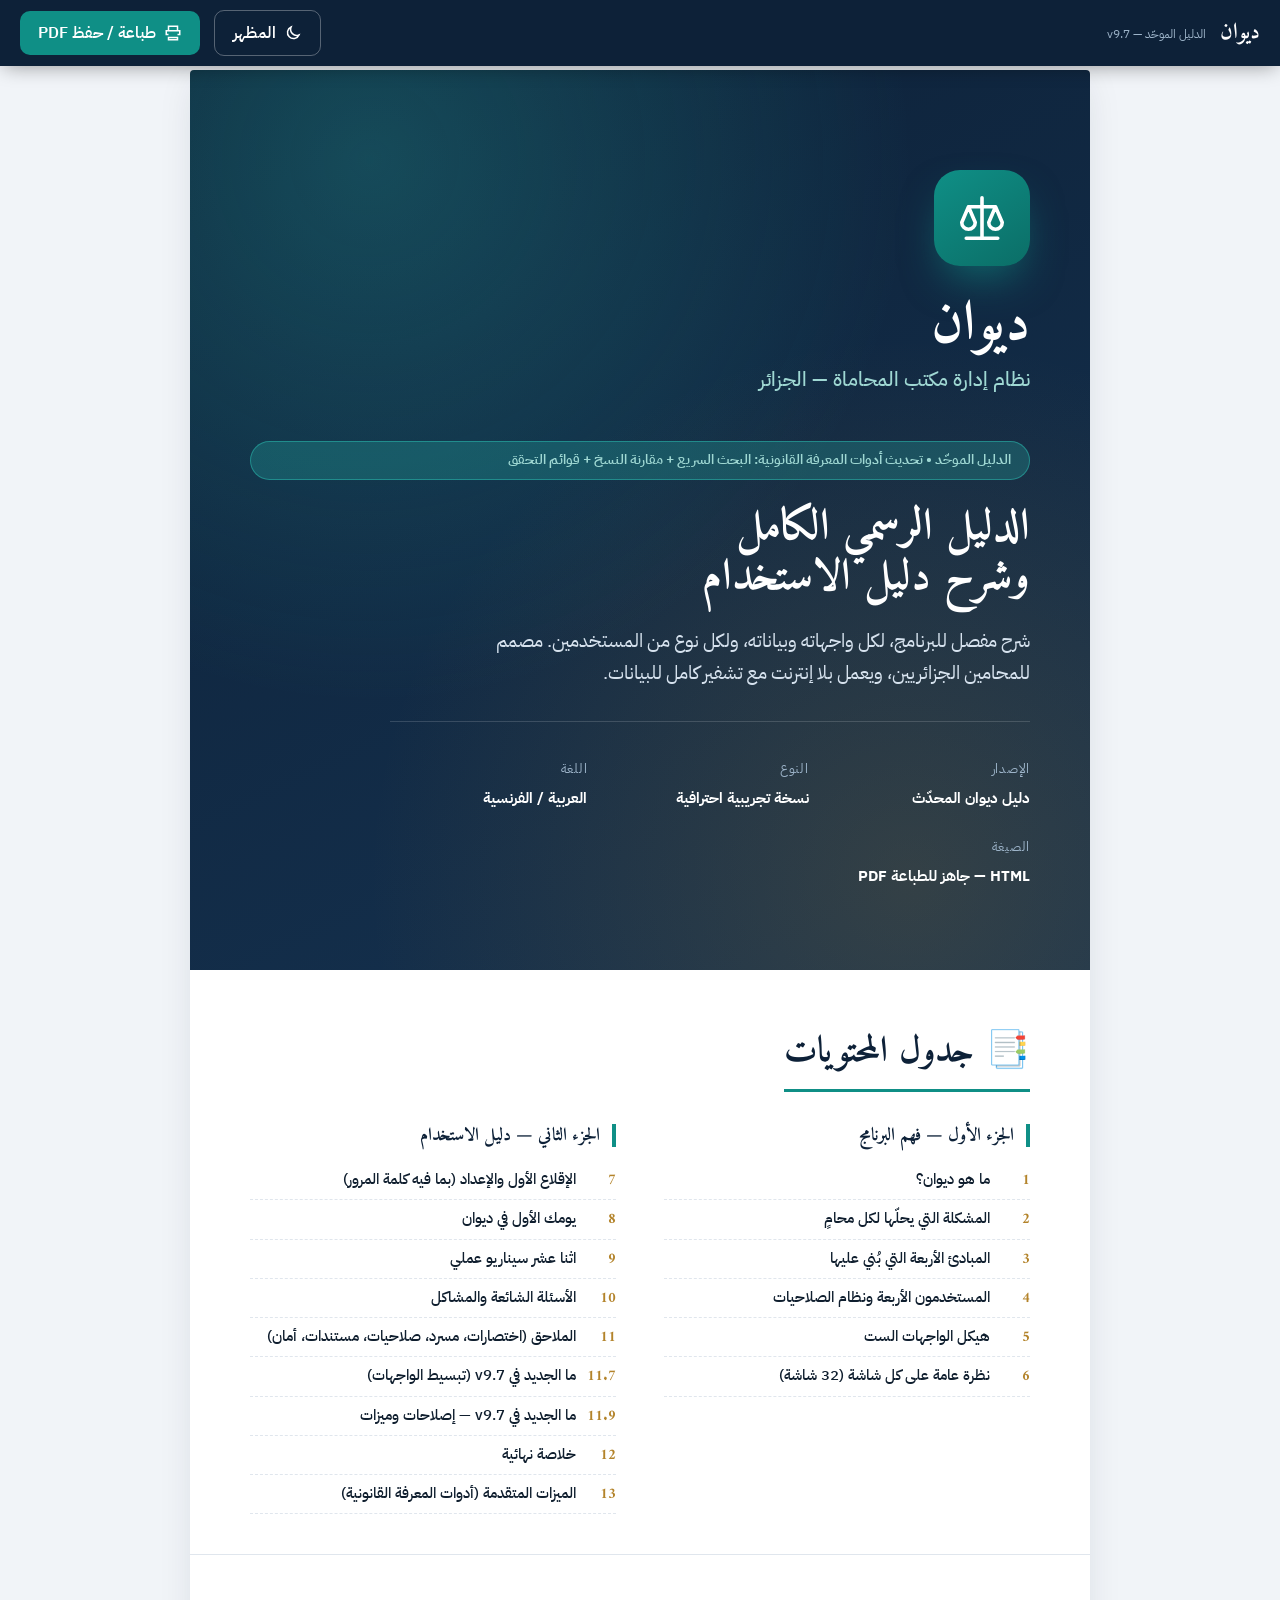
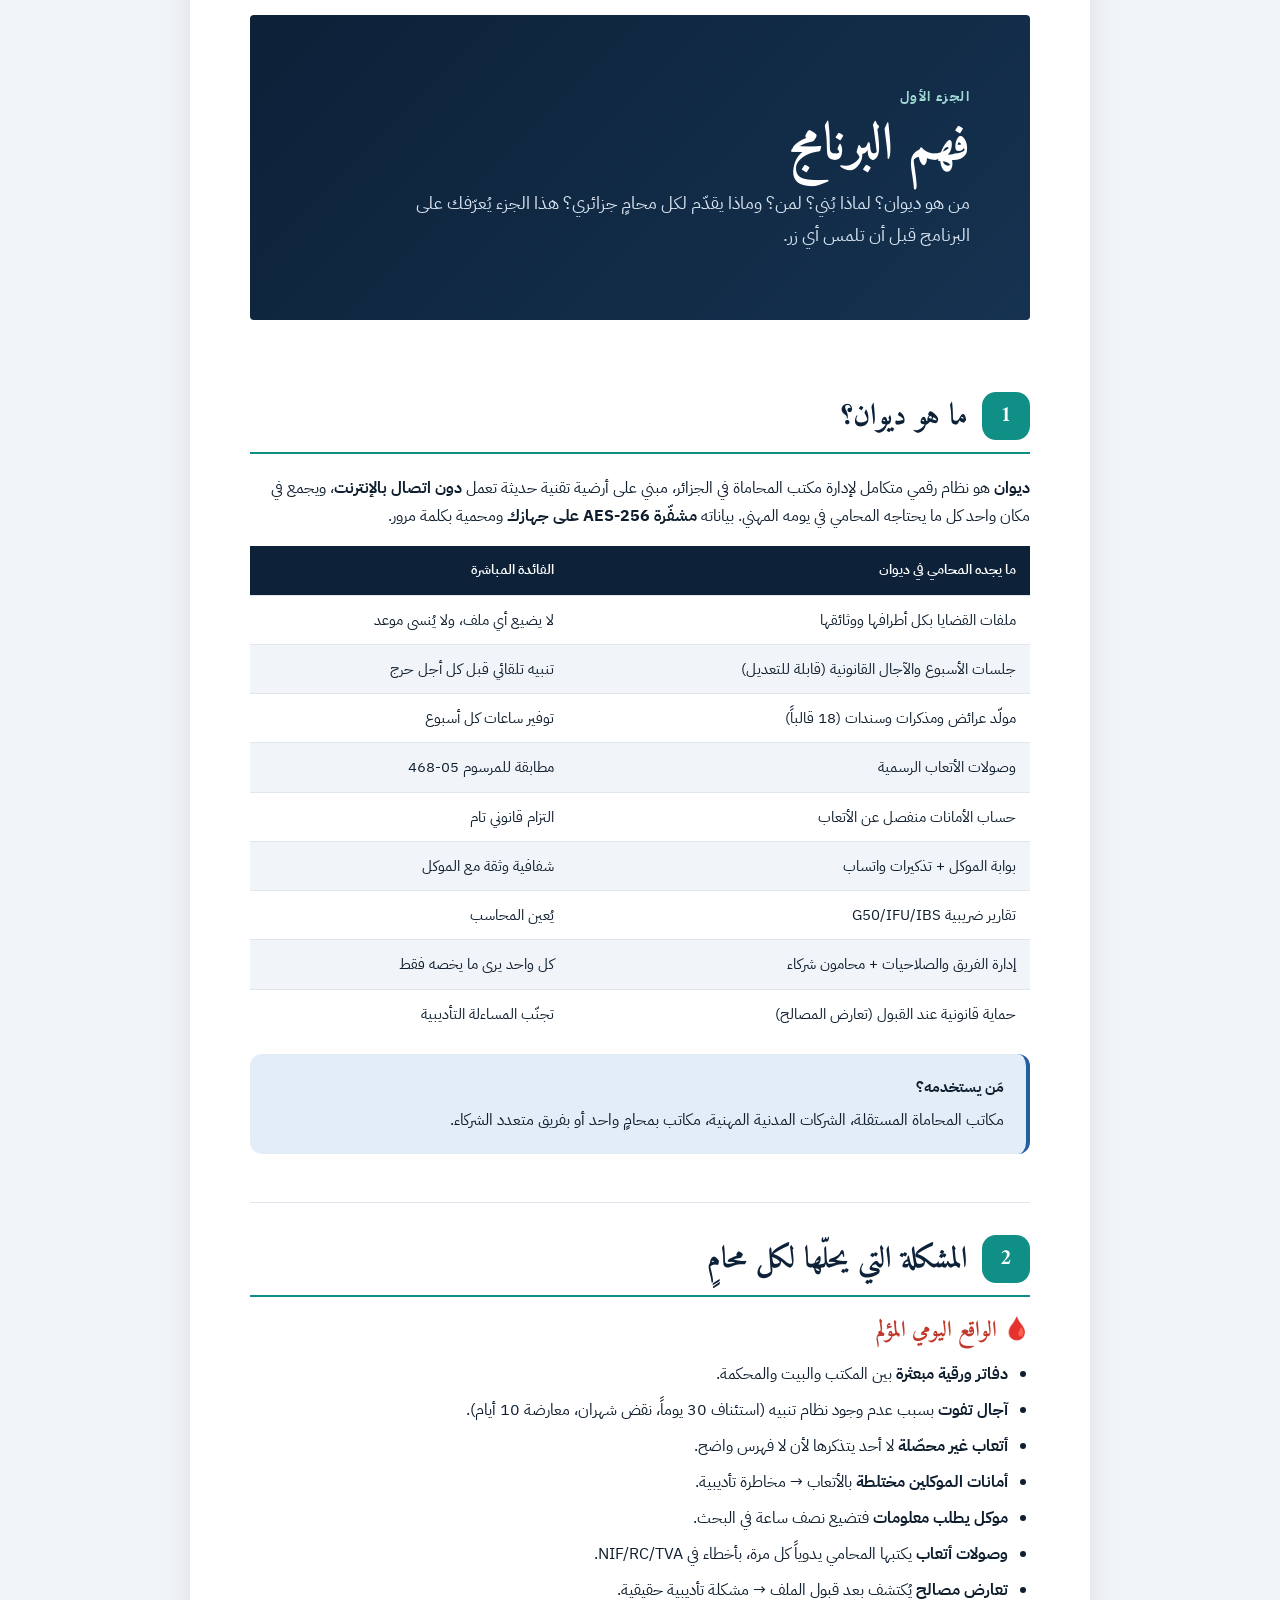
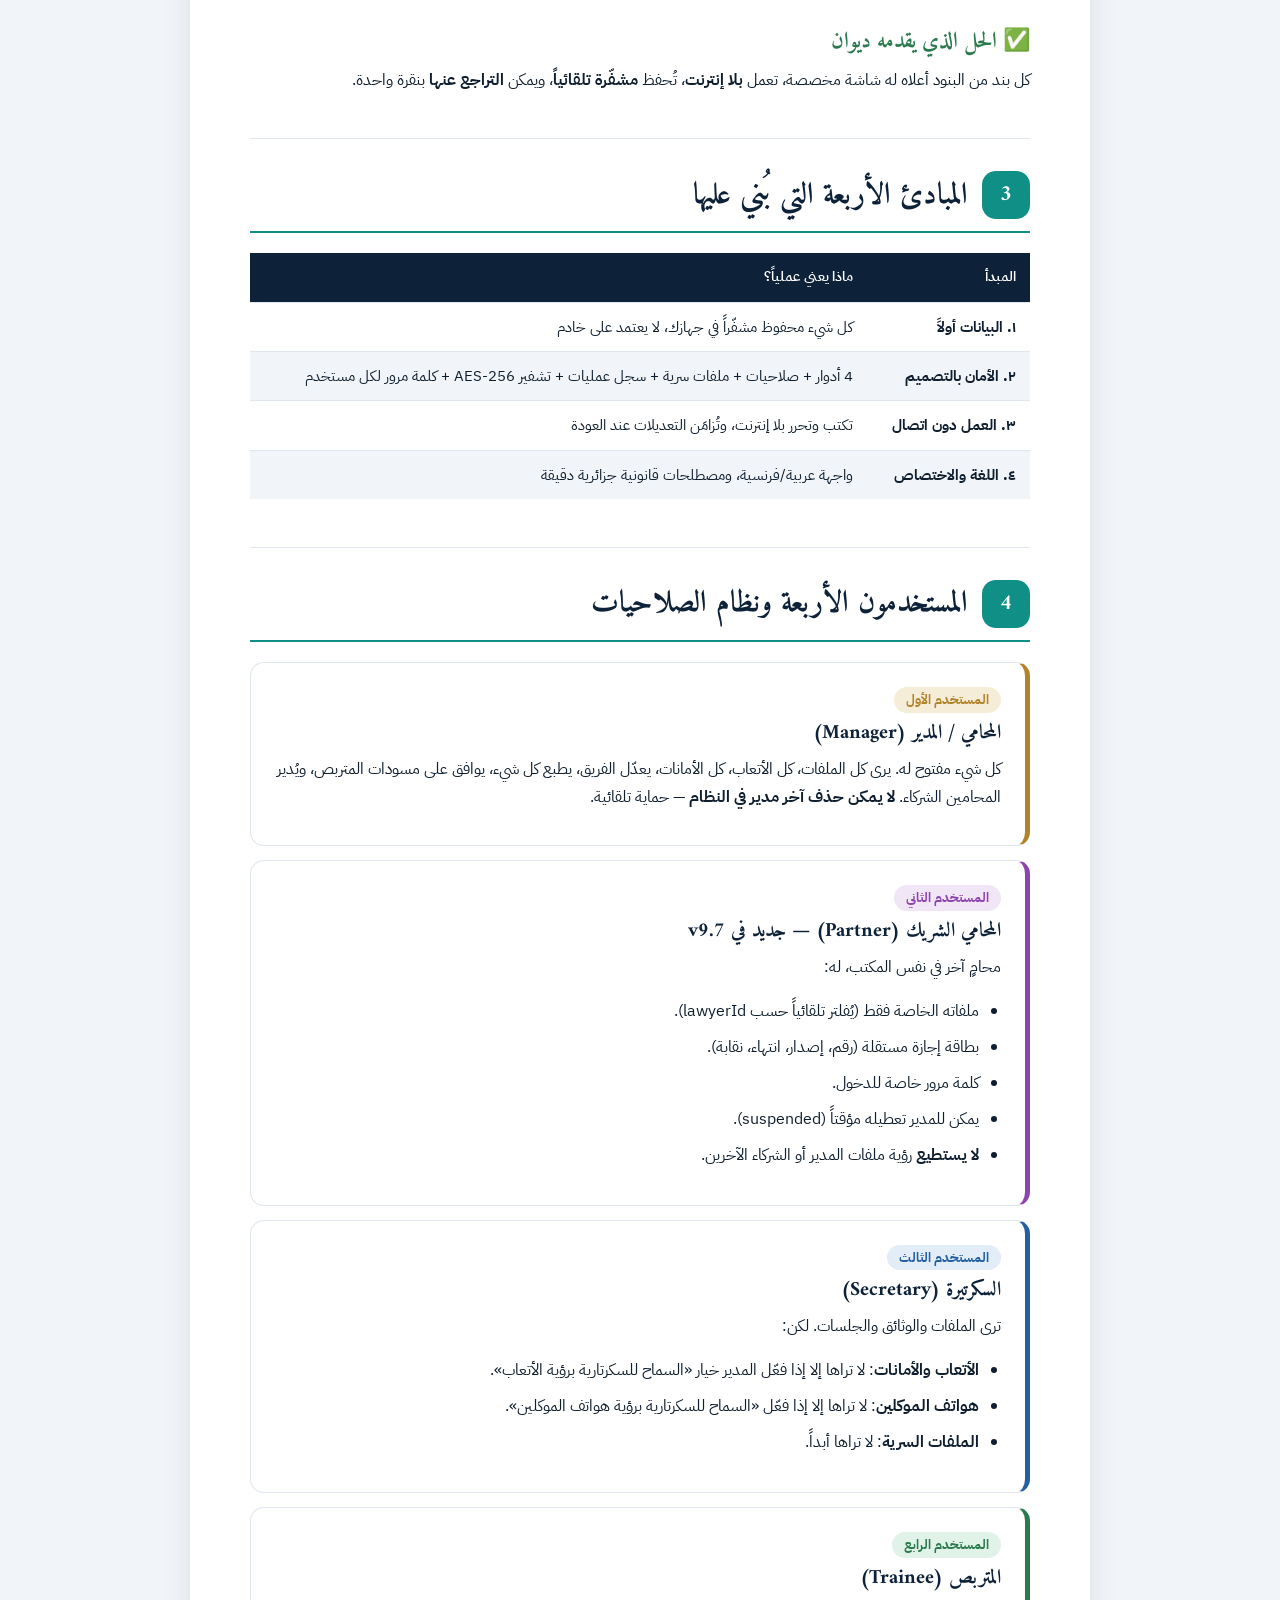
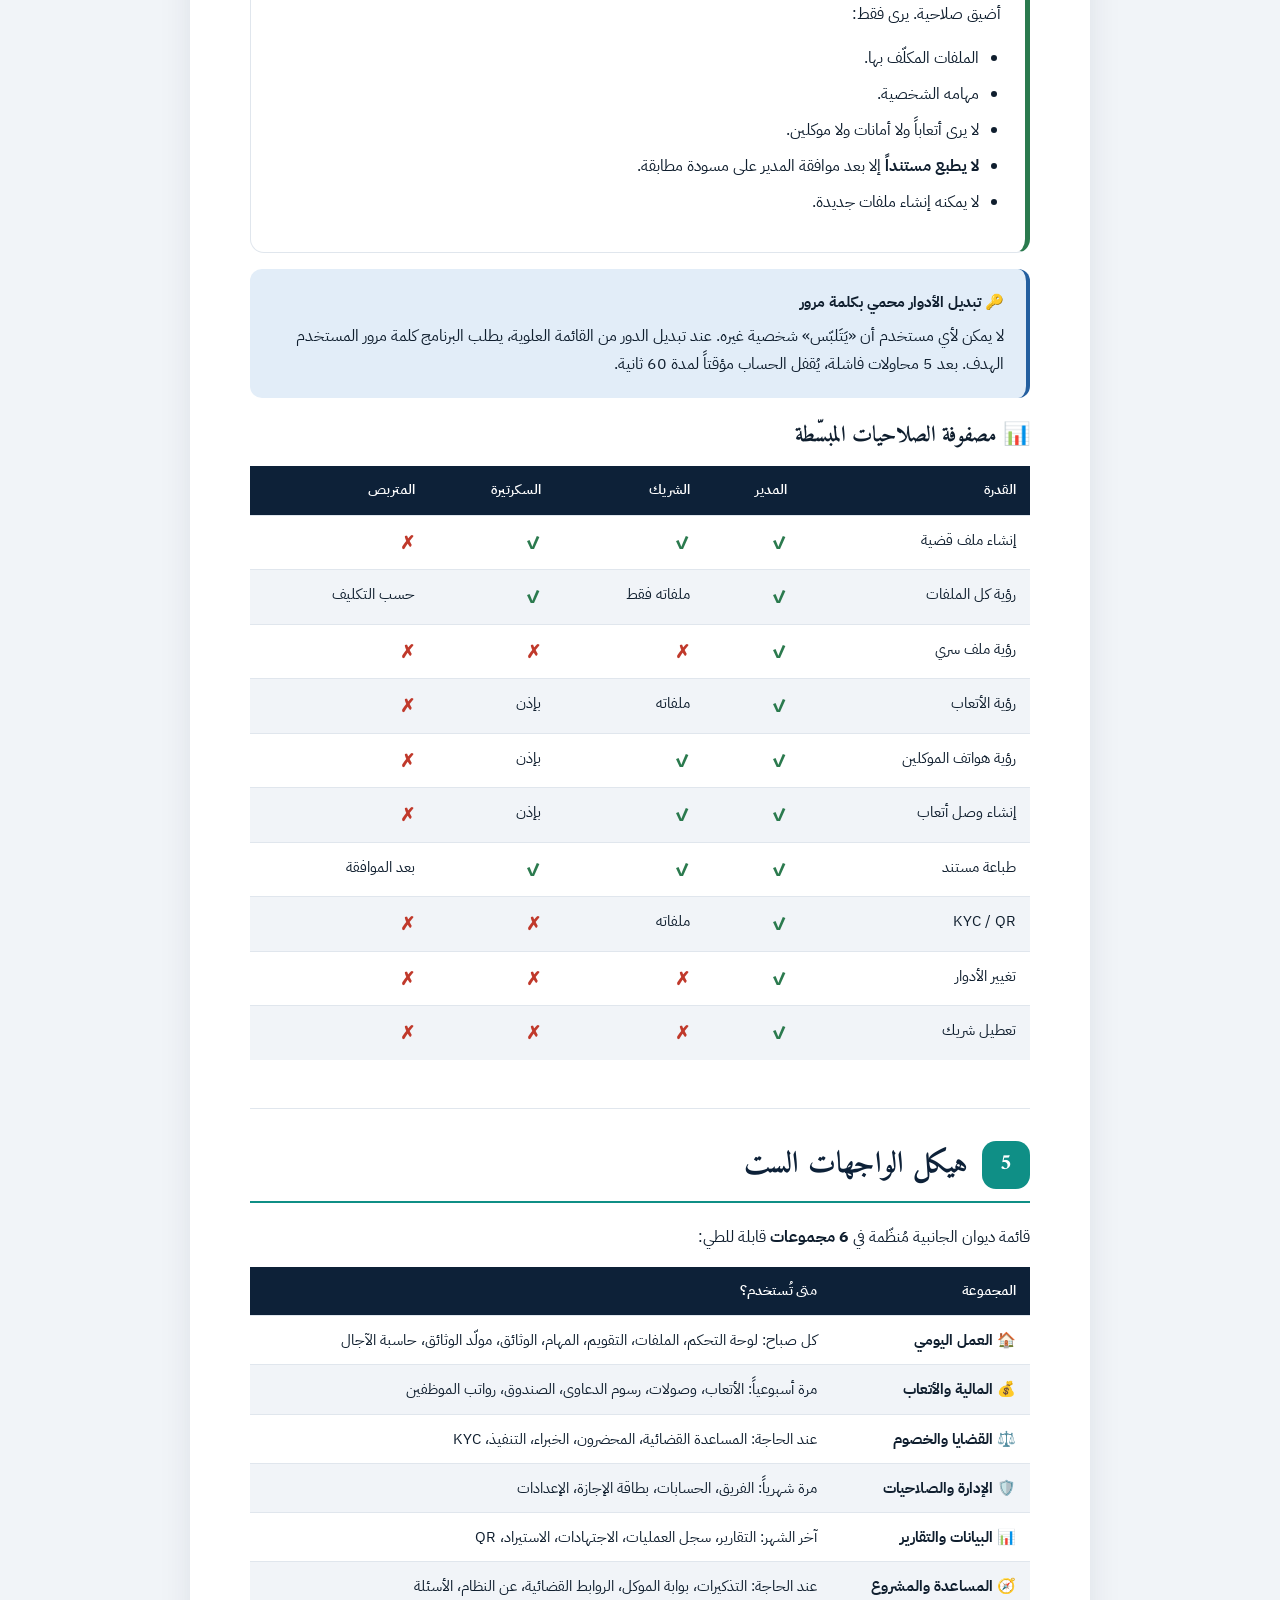
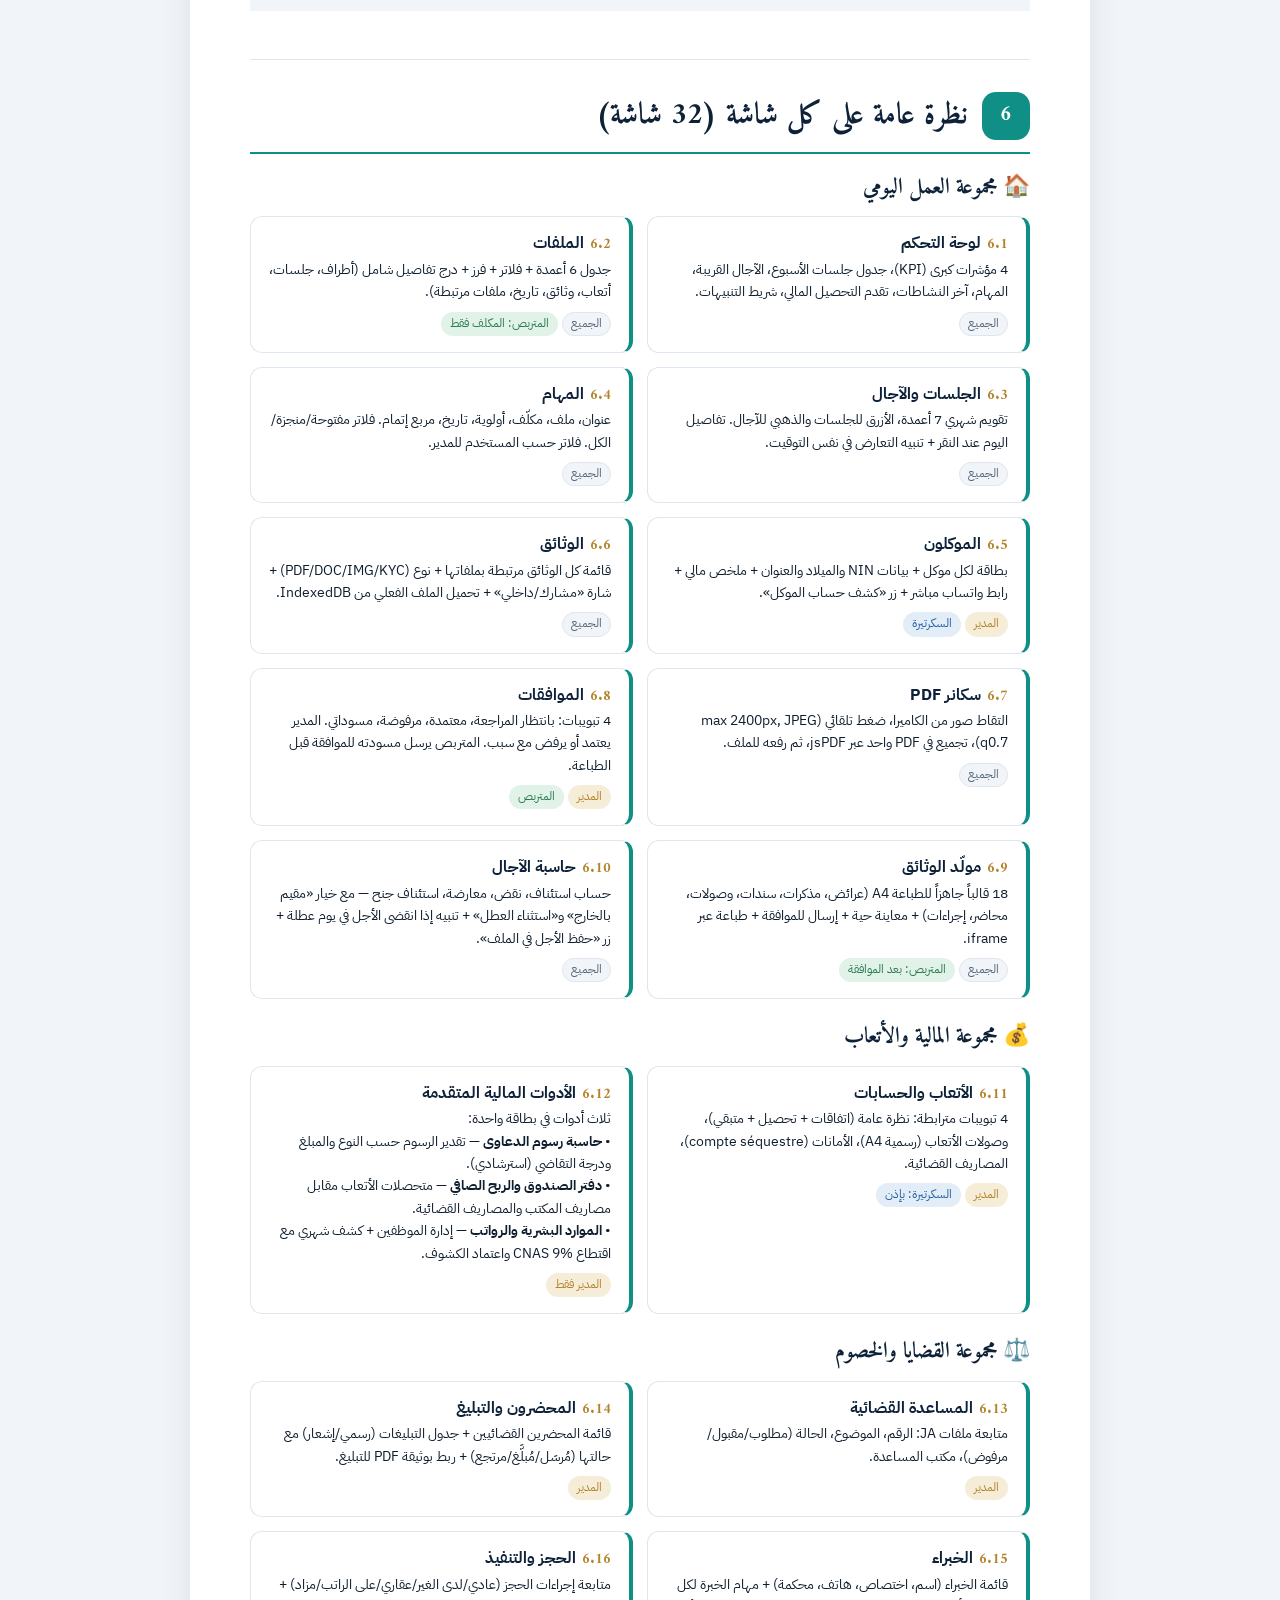
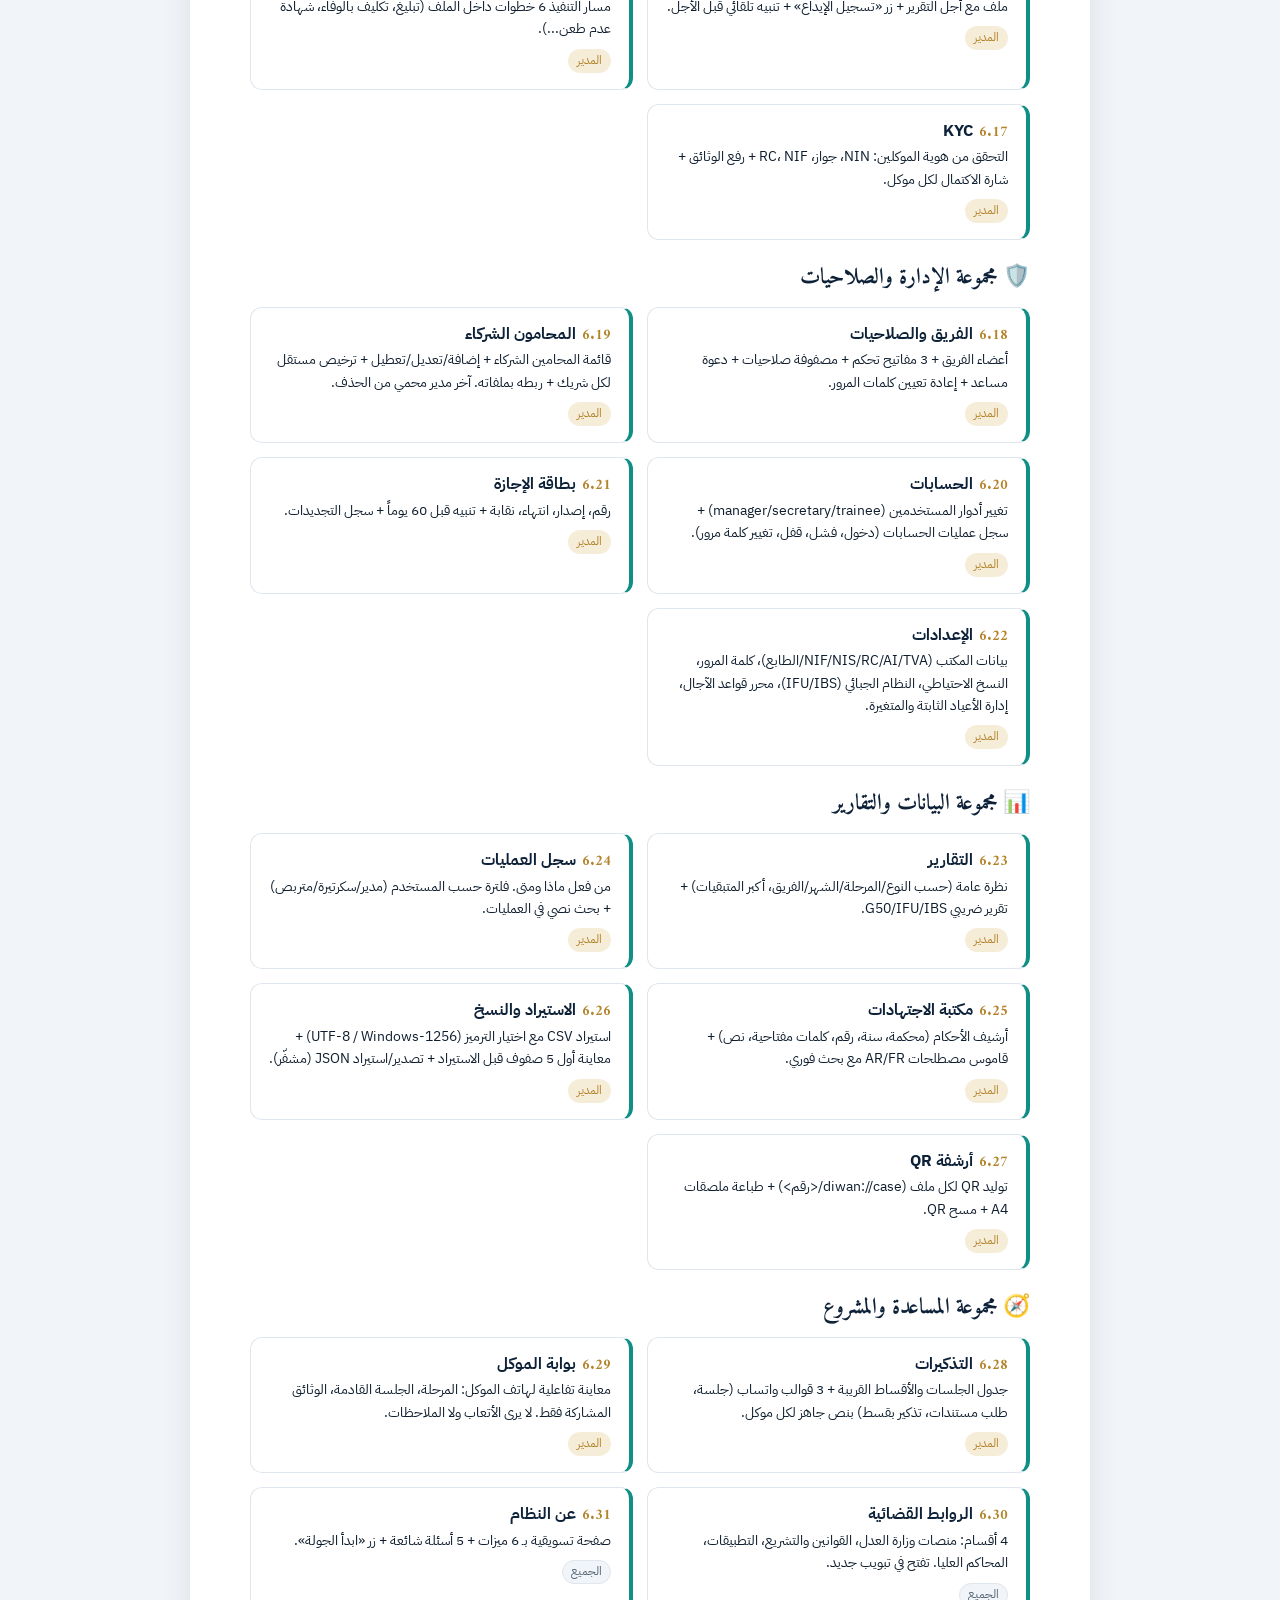
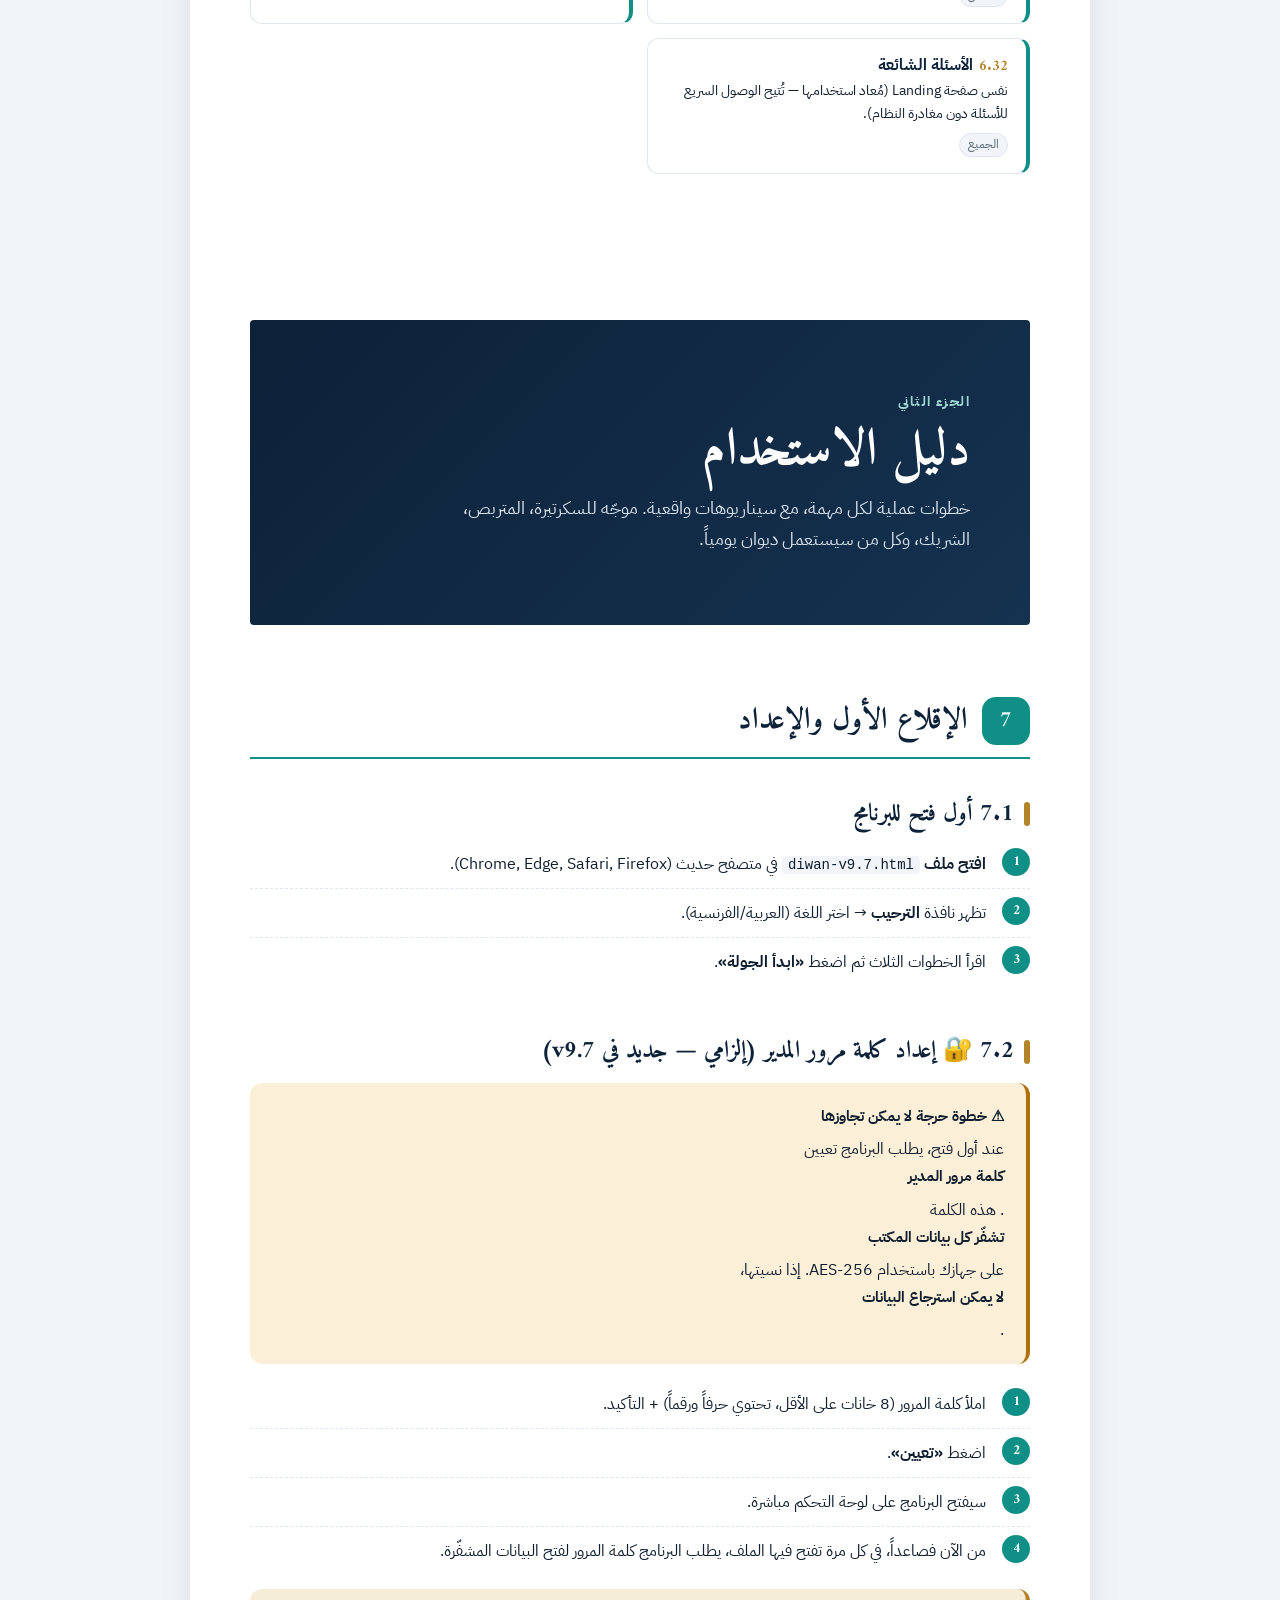
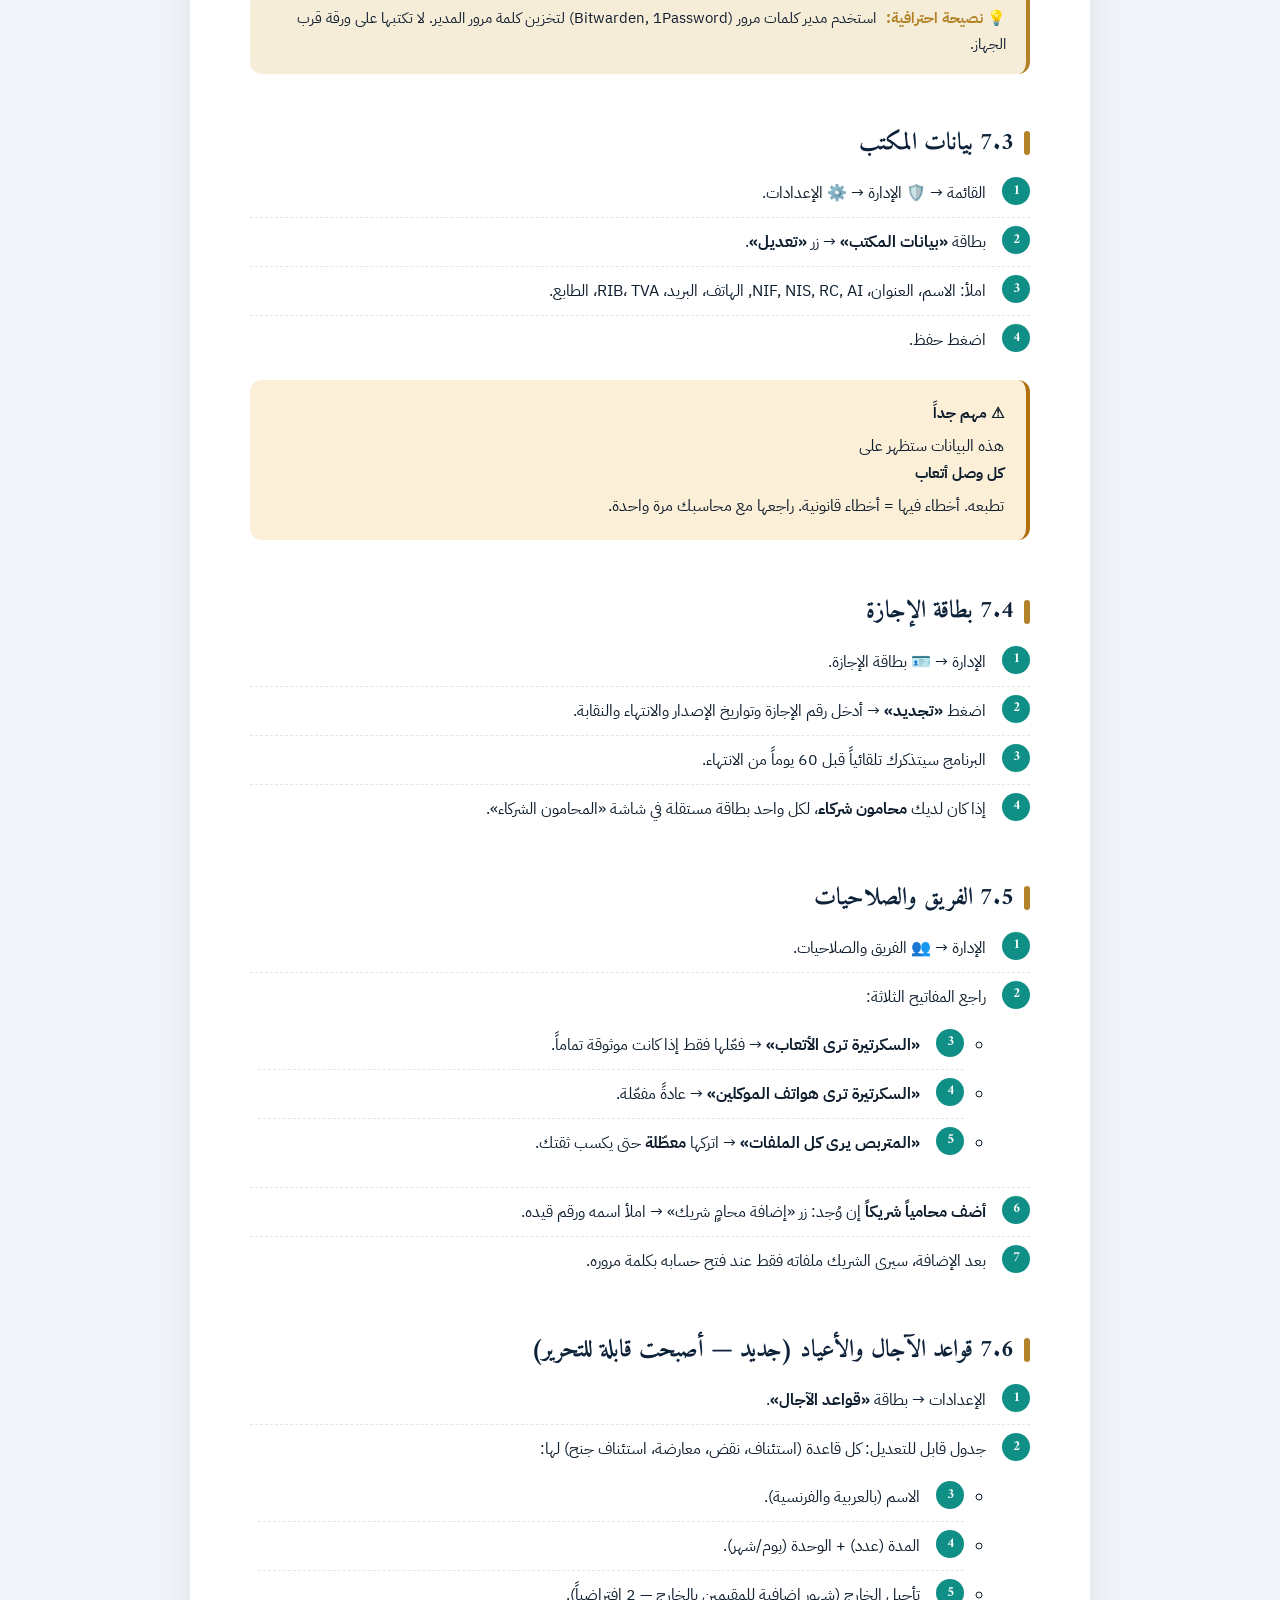
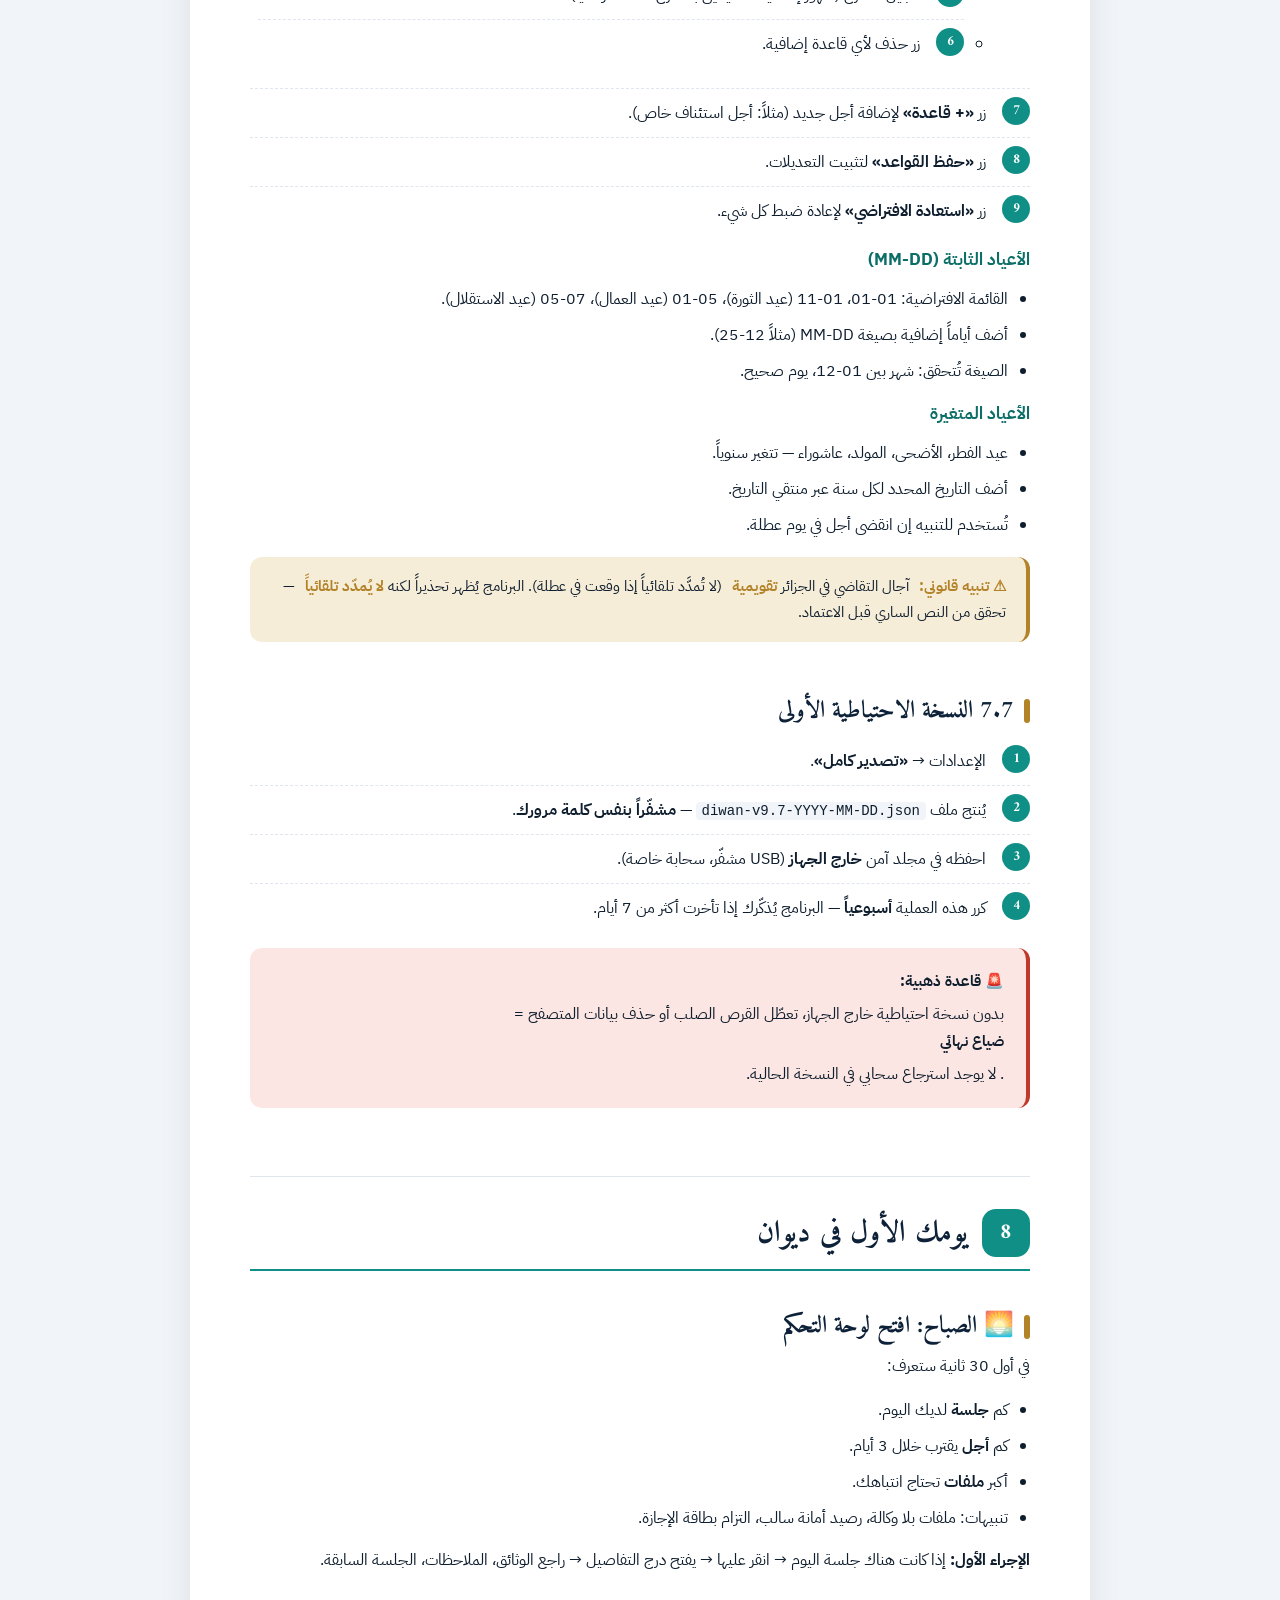
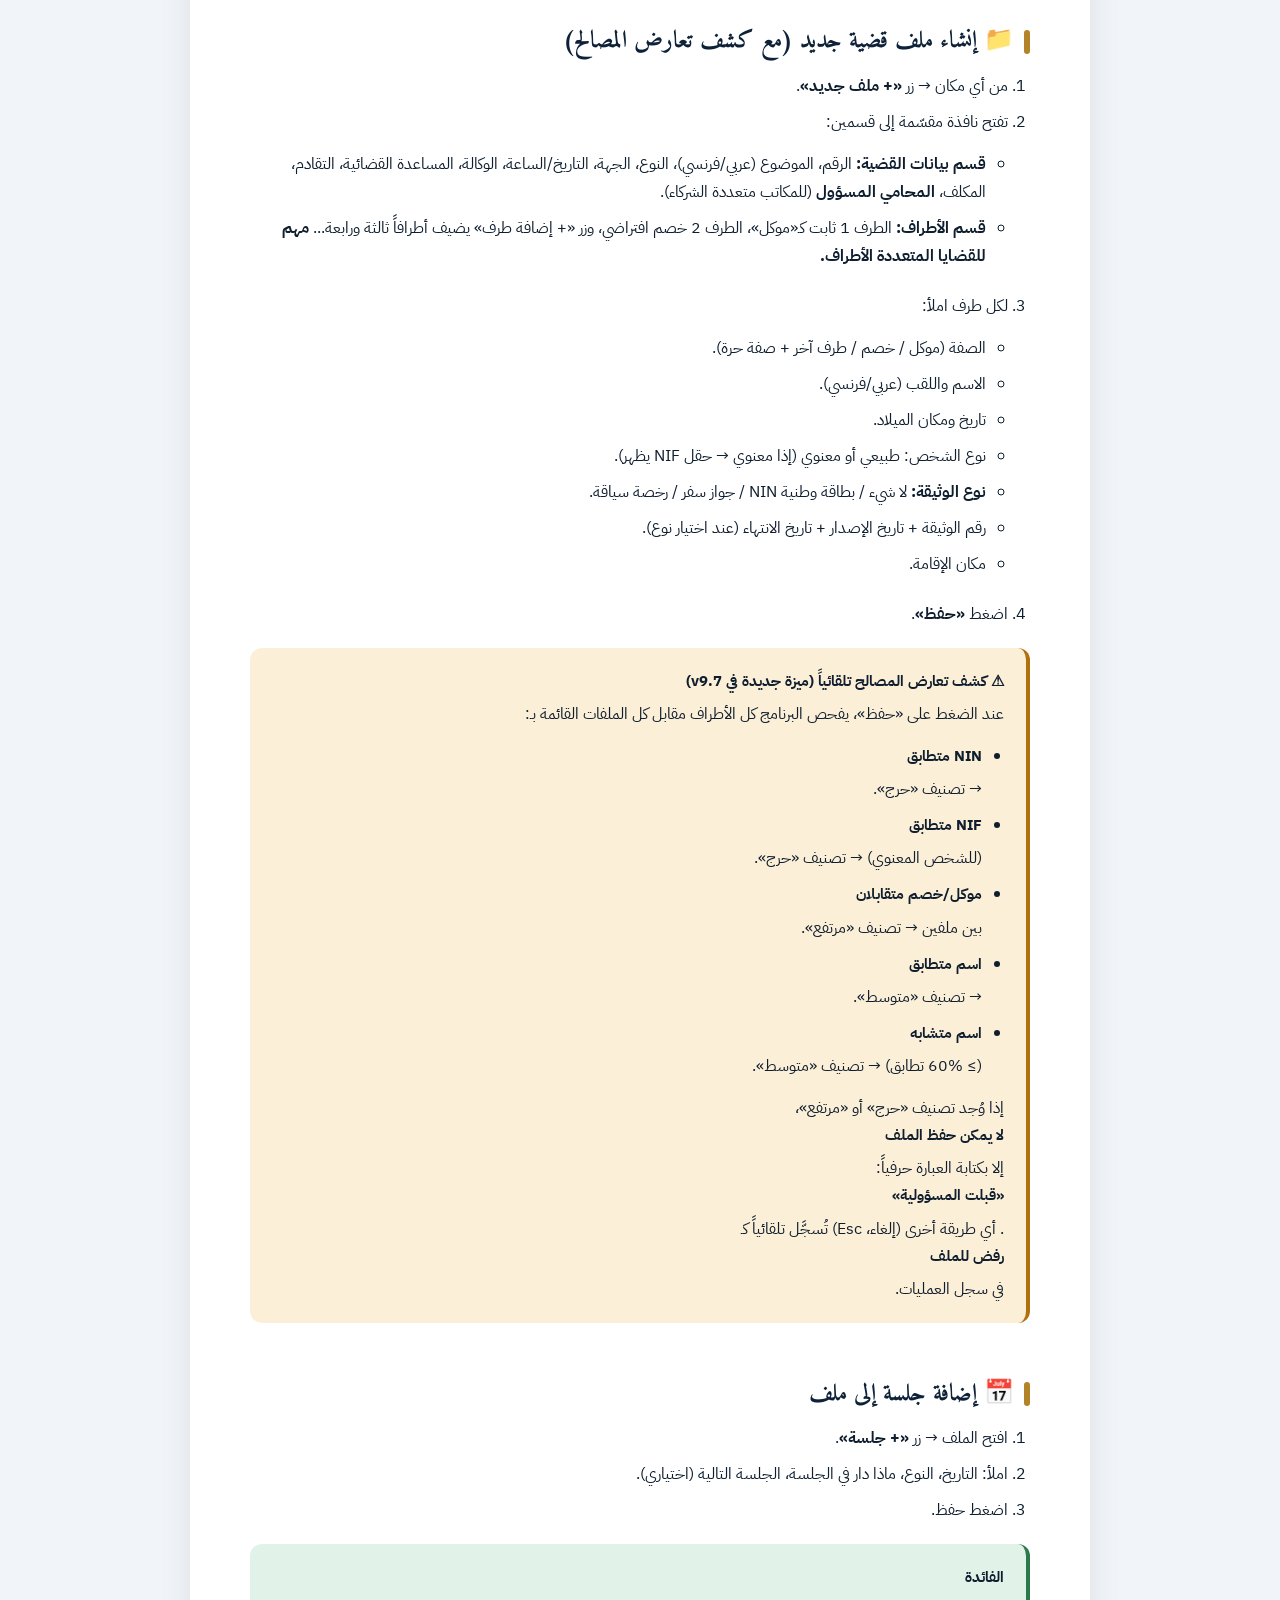
<file: diwan-guide-unified-v9.7.html>
<!DOCTYPE html>
<html lang="ar" dir="rtl">
<head>
<meta charset="UTF-8">
<meta name="viewport" content="width=device-width, initial-scale=1">
<title>دليل ديوان الموحّد — أدوات المعرفة القانونية | v10.3.4</title>
<meta name="author" content="ديوان — نظام إدارة مكتب المحاماة">
<meta name="description" content="دليل ديوان المحدّث — شرح استخدام البحث القانوني، مقارنة نسخ الوثائق، وقوائم التحقق إلى جانب دليل المكتب">
<link rel="preconnect" href="https://fonts.googleapis.com">
<link rel="preconnect" href="https://fonts.gstatic.com" crossorigin>
<link href="https://fonts.googleapis.com/css2?family=Amiri:wght@400;700&family=IBM+Plex+Sans+Arabic:wght@400;500;600;700&display=swap" rel="stylesheet">
<style>
:root{
 --navy:#0d2138;--navy2:#153250;--teal:#0f8f86;--teal-ink:#0b6e67;--teal-soft:#dff3f1;
 --brass:#b3832a;--brass-soft:#f6edd9;--ink:#0f1e2e;--muted:#566677;--line:#e0e6ed;
 --bg:#f1f4f8;--surface:#fff;--bad:#c0392b;--bad-soft:#fbe6e3;--ok:#2b7a4e;--ok-soft:#e1f2e9;
 --warn:#b0700d;--warn-soft:#fcefd8;--info:#245f9f;--info-soft:#e2edf8;
 --serif:'Amiri','Traditional Arabic','Times New Roman',serif;
 --sans:'IBM Plex Sans Arabic','Segoe UI',Tahoma,Arial,sans-serif;
}
@media (prefers-color-scheme:dark){:root:not(.light){
 --bg:#08121d;--surface:#101d2b;--ink:#e8eef4;--muted:#93a4b5;--line:#21344a;
 --navy:#061019;--navy2:#0b2033;--teal:#2bc0b4;--teal-ink:#5fd6cc;--teal-soft:#0f2e31;
 --brass:#dcae55;--brass-soft:#2c2412;--bad:#f08b7f;--bad-soft:#341a17;
 --ok:#72c796;--ok-soft:#14291e;--warn:#e3a84f;--warn-soft:#2e2310;
 --info:#7fb8e6;--info-soft:#102434;
}}
*{box-sizing:border-box}
html{scroll-behavior:smooth;color-scheme:light dark}
body{margin:0;font-family:var(--sans);background:var(--bg);color:var(--ink);font-size:16px;line-height:1.75;-webkit-font-smoothing:antialiased}
h1,h2,h3,h4{font-family:var(--serif);margin:0;line-height:1.3;color:var(--ink)}
h1{font-size:42px;line-height:1.15}
h2{font-size:32px;margin:0 0 8px}
h3{font-size:22px;margin:0 0 6px}
h4{font-size:18px;margin:0 0 4px;font-family:var(--sans);font-weight:700}
p{margin:0 0 12px}
a{color:var(--teal-ink);text-decoration:none}
a:hover{text-decoration:underline}
code{font-family:'SF Mono',Consolas,monospace;background:var(--bg);padding:1px 6px;border-radius:4px;font-size:14px;direction:ltr;unicode-bidi:isolate}
svg{flex:none}

.toolbar{position:fixed;top:0;inset-inline:0;z-index:100;background:var(--navy);color:#fff;padding:10px 20px;display:flex;align-items:center;gap:14px;box-shadow:0 4px 20px -4px rgba(0,0,0,.4)}
.toolbar .brand{font-family:var(--serif);font-size:22px;font-weight:700;color:#fff}
.toolbar .brand small{font-family:var(--sans);font-size:12px;color:#9db4c9;font-weight:400;margin-inline-start:8px}
.toolbar .spacer{flex:1}
.toolbar button{background:var(--teal);border:0;color:#fff;padding:8px 18px;border-radius:10px;font:inherit;font-weight:600;cursor:pointer;display:inline-flex;align-items:center;gap:8px}
.toolbar button:hover{filter:brightness(1.1)}
.toolbar button.ghost{background:transparent;border:1px solid rgba(255,255,255,.3)}
@media (max-width:768px){.toolbar .brand small{display:none}.toolbar{padding:8px 12px;gap:8px}.toolbar button{padding:6px 12px;font-size:14px}}

.doc{max-width:900px;margin:70px auto 40px;background:var(--surface);box-shadow:0 4px 40px -10px rgba(13,33,56,.15);border-radius:4px}
@media print{.doc{max-width:none;margin:0;box-shadow:none;border-radius:0}}

.cover{background:linear-gradient(155deg,var(--navy) 0%,var(--navy2) 100%);color:#fff;padding:100px 60px 80px;position:relative;overflow:hidden;min-height:calc(100vh - 70px);display:flex;flex-direction:column;justify-content:center;border-radius:4px 4px 0 0}
@media print{.cover{min-height:auto;page-break-after:always;padding:60px 40px;border-radius:0}}
.cover::before{content:"";position:absolute;inset:0;background:radial-gradient(circle at 20% 10%,rgba(43,192,180,.25),transparent 50%),radial-gradient(circle at 80% 90%,rgba(179,131,42,.2),transparent 50%);pointer-events:none}
.cover>*{position:relative;z-index:1}
.cover .logo{width:96px;height:96px;border-radius:26px;background:linear-gradient(145deg,var(--teal),#0b6e67);display:grid;place-items:center;margin-bottom:32px;box-shadow:0 20px 40px -10px rgba(15,143,134,.6)}
.cover .logo svg{width:54px;height:54px;stroke-width:1.6;color:#fff}
.cover .brand{font-family:var(--serif);font-size:56px;font-weight:700;margin:0 0 8px;line-height:1}
.cover .tag{font-size:20px;color:#9fd8d3;margin-bottom:44px;font-weight:500}
.cover h1{font-size:44px;color:#fff;max-width:640px;margin:0 0 20px}
.cover .subtitle{font-size:19px;color:#d6e2ee;max-width:600px;line-height:1.7;margin-bottom:32px}
.cover .badge-v94{display:inline-block;padding:6px 18px;border-radius:99px;background:rgba(43,192,180,.25);border:1px solid rgba(43,192,180,.5);color:#9fd8d3;font-size:14px;font-weight:600;margin-bottom:24px}
.cover .meta{display:grid;grid-template-columns:repeat(auto-fit,minmax(160px,1fr));gap:24px;padding-top:36px;border-top:1px solid rgba(255,255,255,.15);max-width:640px}
.cover .meta div small{display:block;color:#9db4c9;font-size:12.5px;text-transform:uppercase;letter-spacing:.06em;margin-bottom:4px}
.cover .meta div b{color:#fff;font-size:15px}

.toc{padding:60px 60px 40px;border-bottom:1px solid var(--line)}
@media print{.toc{page-break-after:always;padding:40px}}
.toc h2{font-size:36px;color:var(--navy);border-bottom:3px solid var(--teal);padding-bottom:12px;margin-bottom:32px;display:inline-block}
.toc-grid{display:grid;grid-template-columns:1fr 1fr;gap:32px 48px}
@media (max-width:700px){.toc-grid{grid-template-columns:1fr;gap:24px}}
@media print{.toc-grid{grid-template-columns:1fr 1fr;gap:20px 40px}}
.toc-sec h3{font-size:18px;color:var(--navy);border-inline-start:4px solid var(--teal);padding-inline-start:12px;margin-bottom:14px;padding-bottom:0}
.toc-sec ul{list-style:none;padding:0;margin:0}
.toc-sec li{padding:5px 0;border-bottom:1px dashed var(--line);font-size:15px;display:flex;align-items:baseline;gap:8px}
.toc-sec li a{color:var(--ink);flex:1;font-weight:500}
.toc-sec li a:hover{color:var(--teal-ink)}
.toc-sec li .num{color:var(--brass);font-family:var(--serif);font-weight:700;font-size:15px;min-width:32px}

.part{padding:60px 60px 40px}
@media print{.part{padding:30px 40px}}
.part-cover{page-break-before:always;background:linear-gradient(135deg,var(--navy) 0%,var(--navy2) 100%);color:#fff;padding:70px 60px;border-radius:4px;margin:0 0 40px}
@media print{.part-cover{padding:50px 40px;page-break-after:avoid}}
.part-cover .label{font-size:14px;color:#9fd8d3;text-transform:uppercase;letter-spacing:.1em;font-weight:700;margin-bottom:8px}
.part-cover h2{font-size:52px;color:#fff;margin-bottom:12px;line-height:1.1}
.part-cover p{color:#d6e2ee;font-size:18px;max-width:560px;margin:0}

.section{padding:32px 0;border-bottom:1px solid var(--line)}
.section:last-child{border-bottom:0}
.section-head{display:flex;align-items:center;gap:14px;margin-bottom:20px;padding-bottom:12px;border-bottom:2px solid var(--teal)}
.section-head .num{width:48px;height:48px;border-radius:14px;background:var(--teal);color:#fff;display:grid;place-items:center;font-family:var(--serif);font-weight:700;font-size:22px;flex:none}
.section-head h2{font-size:30px;margin:0;color:var(--navy)}

.subsection{padding:20px 0}
.subsection h3{font-size:24px;color:var(--navy);margin-bottom:10px;display:flex;align-items:center;gap:10px}
.subsection h3::before{content:"";width:6px;height:24px;background:var(--brass);border-radius:3px;display:inline-block}
.subsection h4{font-size:17px;color:var(--teal-ink);margin:14px 0 8px}

.box{background:var(--bg);border-radius:12px;padding:20px 22px;margin:16px 0;border-inline-start:4px solid var(--teal)}
.box.info{background:var(--info-soft);border-inline-start-color:var(--info)}
.box.ok{background:var(--ok-soft);border-inline-start-color:var(--ok)}
.box.warn{background:var(--warn-soft);border-inline-start-color:var(--warn)}
.box.bad{background:var(--bad-soft);border-inline-start-color:var(--bad)}
.box.brass{background:var(--brass-soft);border-inline-start-color:var(--brass)}
.box p:last-child{margin-bottom:0}
.box strong{display:block;margin-bottom:6px;font-size:15px}

.callout{background:var(--brass-soft);border-radius:12px;padding:16px 20px;font-size:15px;border-inline-start:4px solid var(--brass);margin:14px 0}
.callout strong{color:var(--brass);display:inline-block;margin-inline-end:6px}

table{width:100%;border-collapse:collapse;margin:16px 0;font-size:15px}
table th{background:var(--navy);color:#fff;padding:12px 14px;text-align:start;font-weight:600;font-size:14px}
table td{padding:11px 14px;border-top:1px solid var(--line);vertical-align:top}
table tbody tr:nth-child(even){background:var(--bg)}
table tbody tr:hover{background:var(--teal-soft)}
.chk-yes{color:var(--ok);font-weight:700;font-size:18px}
.chk-no{color:var(--bad);font-weight:700;font-size:18px}

ul,ol{padding-inline-start:22px;margin:10px 0}
li{padding:4px 0}
ul.steps{list-style:none;padding:0;counter-reset:s}
ul.steps li{position:relative;padding:10px 44px 10px 8px;border-bottom:1px dashed var(--line);counter-increment:s}
ul.steps li:last-child{border-bottom:0}
ul.steps li::before{content:counter(s);position:absolute;inset-inline-start:0;top:8px;width:28px;height:28px;border-radius:50%;background:var(--teal);color:#fff;display:grid;place-items:center;font-size:14px;font-weight:700;font-family:var(--serif)}
@media print{ul.steps li::before{-webkit-print-color-adjust:exact;print-color-adjust:exact}}

.user-card{background:var(--surface);border:1px solid var(--line);border-radius:14px;padding:22px 24px;margin:14px 0;border-inline-start:5px solid var(--teal)}
.user-card.manager{border-inline-start-color:var(--brass)}
.user-card.secretary{border-inline-start-color:var(--info)}
.user-card.trainee{border-inline-start-color:var(--ok)}
.user-card.partner{border-inline-start-color:#8e44ad}
.user-card .badge{display:inline-block;padding:2px 12px;border-radius:99px;font-size:12.5px;font-weight:700;margin-bottom:8px}
.user-card.manager .badge{background:var(--brass-soft);color:var(--brass)}
.user-card.secretary .badge{background:var(--info-soft);color:var(--info)}
.user-card.trainee .badge{background:var(--ok-soft);color:var(--ok)}
.user-card.partner .badge{background:#f0e6f6;color:#8e44ad}
.user-card h4{font-size:20px;color:var(--navy);font-family:var(--serif);margin:0 0 8px}

.screens{display:grid;grid-template-columns:1fr 1fr;gap:14px;margin:14px 0}
@media (max-width:700px){.screens{grid-template-columns:1fr}}
@media print{.screens{grid-template-columns:1fr 1fr}}
.screen-card{background:var(--surface);border:1px solid var(--line);border-radius:12px;padding:16px 18px;border-inline-start:4px solid var(--teal)}
.screen-card h4{font-size:16px;color:var(--navy);margin:0 0 4px;display:flex;align-items:baseline;gap:6px}
.screen-card h4 .n{color:var(--brass);font-family:var(--serif);font-size:15px}
.screen-card p{font-size:14px;margin:0;line-height:1.6}
.screen-card .tags{margin-top:8px;display:flex;flex-wrap:wrap;gap:4px}
.screen-card .tag{font-size:11.5px;padding:1px 8px;border-radius:99px;background:var(--bg);color:var(--muted);border:1px solid var(--line)}
.screen-card .tag.mgr{background:var(--brass-soft);color:var(--brass);border-color:transparent}
.screen-card .tag.sec{background:var(--info-soft);color:var(--info);border-color:transparent}
.screen-card .tag.trn{background:var(--ok-soft);color:var(--ok);border-color:transparent}
.screen-card .tag.prt{background:#f0e6f6;color:#8e44ad;border-color:transparent}

.scenario{background:var(--surface);border:1px solid var(--line);border-radius:14px;padding:24px 26px;margin:18px 0;box-shadow:0 2px 20px -8px rgba(13,33,56,.08)}
.scenario-h{display:flex;align-items:flex-start;gap:14px;margin-bottom:14px}
.scenario-h .n{width:44px;height:44px;border-radius:12px;background:var(--navy);color:#fff;display:grid;place-items:center;font-family:var(--serif);font-size:20px;font-weight:700;flex:none}
.scenario-h h4{font-size:20px;color:var(--navy);margin:0 0 4px;font-family:var(--serif)}
.scenario-h .meta{font-size:13px;color:var(--muted)}

.footer{background:var(--navy);color:#fff;padding:60px 60px;text-align:center;border-radius:0 0 4px 4px}
@media print{.footer{page-break-before:always;padding:60px 40px}}
.footer h2{color:#fff;font-size:36px;margin-bottom:12px}
.footer p{color:#9db4c9;max-width:560px;margin:0 auto 20px}
.footer .logo{width:72px;height:72px;border-radius:20px;background:linear-gradient(145deg,var(--teal),#0b6e67);display:grid;place-items:center;margin:0 auto 20px}
.footer .logo svg{width:40px;height:40px;stroke-width:1.6;color:#fff}

.floating-toc{position:fixed;bottom:20px;inset-inline-start:20px;z-index:50;background:var(--navy);color:#fff;border-radius:14px;padding:12px 18px;box-shadow:0 10px 30px -10px rgba(0,0,0,.5);cursor:pointer;font-weight:600;display:none;align-items:center;gap:8px}
.floating-toc.on{display:flex}
@media print{.floating-toc{display:none!important}}

@page{size:A4;margin:14mm 12mm}
@media print{
 body{background:#fff;font-size:11pt;line-height:1.6}
 h1,h2,h3,h4{color:#0d2138!important}
 .toolbar,.floating-toc{display:none!important}
 .section{page-break-inside:avoid;padding:16px 0}
 .subsection{page-break-inside:avoid}
 .box,.callout,.scenario,.user-card,.screen-card{page-break-inside:avoid}
 table{page-break-inside:auto}
 tr{page-break-inside:avoid}
 a{color:#0d2138!important;text-decoration:none!important}
 .part-cover,.cover,.footer{-webkit-print-color-adjust:exact;print-color-adjust:exact}
 table th{-webkit-print-color-adjust:exact;print-color-adjust:exact}
 .chk-yes{color:#2b7a4e!important;-webkit-print-color-adjust:exact;print-color-adjust:exact}
 .chk-no{color:#c0392b!important;-webkit-print-color-adjust:exact;print-color-adjust:exact}
}
</style>
</head>
<body>

<div class="toolbar">
 <div class="brand">ديوان <small>الدليل الموحّد — v9.7</small></div>
 <div class="spacer"></div>
 <button class="ghost" onclick="toggleTheme()" title="تبديل المظهر">
  <svg width="18" height="18" viewBox="0 0 24 24" fill="none" stroke="currentColor" stroke-width="2"><path d="M20 14.5A8 8 0 0 1 9.5 4 8 8 0 1 0 20 14.5z"/></svg>
  المظهر
 </button>
 <button onclick="window.print()">
  <svg width="18" height="18" viewBox="0 0 24 24" fill="none" stroke="currentColor" stroke-width="2"><path d="M6 9V3h12v6M6 18h12v3H6zM6 14H3V9h18v5h-3"/></svg>
  طباعة / حفظ PDF
 </button>
</div>

<div class="floating-toc" id="ftoc" onclick="document.getElementById('toc').scrollIntoView({behavior:'smooth'})">
 <svg width="18" height="18" viewBox="0 0 24 24" fill="none" stroke="currentColor" stroke-width="2"><path d="M4 6h16M4 12h16M4 18h10"/></svg>
 المحتويات
</div>

<main class="doc">

<!-- COVER -->
<section class="cover">
 <div class="logo">
  <svg viewBox="0 0 24 24" fill="none" stroke="currentColor" stroke-width="1.6" stroke-linecap="round" stroke-linejoin="round">
   <path d="M12 3v18M5 21h14M6 7h12M6 7l-3 7a3 3 0 0 0 6 0L6 7zM18 7l-3 7a3 3 0 0 0 6 0l-3-7z"/>
  </svg>
 </div>
 <div class="brand">ديوان</div>
 <div class="tag">نظام إدارة مكتب المحاماة — الجزائر</div>
 <div class="badge-v94">الدليل الموحّد • تحديث أدوات المعرفة القانونية: البحث السريع + مقارنة النسخ + قوائم التحقق</div>
 <h1>الدليل الرسمي الكامل<br>وشرح دليل الاستخدام</h1>
 <p class="subtitle">شرح مفصل للبرنامج، لكل واجهاته وبياناته، ولكل نوع من المستخدمين. مصمم للمحامين الجزائريين، ويعمل بلا إنترنت مع تشفير كامل للبيانات.</p>
 <div class="meta">
  <div><small>الإصدار</small><b>دليل ديوان المحدّث</b></div>
  <div><small>النوع</small><b>نسخة تجريبية احترافية</b></div>
  <div><small>اللغة</small><b>العربية / الفرنسية</b></div>
  <div><small>الصيغة</small><b>HTML — جاهز للطباعة PDF</b></div>
 </div>
</section>

<!-- TOC -->
<section class="toc" id="toc">
 <h2>📑 جدول المحتويات</h2>
 <div class="toc-grid">
  <div class="toc-sec">
   <h3>الجزء الأول — فهم البرنامج</h3>
   <ul>
    <li><span class="num">1</span><a href="#s1">ما هو ديوان؟</a></li>
    <li><span class="num">2</span><a href="#s2">المشكلة التي يحلّها لكل محامٍ</a></li>
    <li><span class="num">3</span><a href="#s3">المبادئ الأربعة التي بُني عليها</a></li>
    <li><span class="num">4</span><a href="#s4">المستخدمون الأربعة ونظام الصلاحيات</a></li>
    <li><span class="num">5</span><a href="#s5">هيكل الواجهات الست</a></li>
    <li><span class="num">6</span><a href="#s6">نظرة عامة على كل شاشة (32 شاشة)</a></li>
   </ul>
  </div>
  <div class="toc-sec">
   <h3>الجزء الثاني — دليل الاستخدام</h3>
   <ul>
    <li><span class="num">7</span><a href="#s7">الإقلاع الأول والإعداد (بما فيه كلمة المرور)</a></li>
    <li><span class="num">8</span><a href="#s8">يومك الأول في ديوان</a></li>
    <li><span class="num">9</span><a href="#s9">اثنا عشر سيناريو عملي</a></li>
    <li><span class="num">10</span><a href="#s10">الأسئلة الشائعة والمشاكل</a></li>
    <li><span class="num">11</span><a href="#s11">الملاحق (اختصارات، مسرد، صلاحيات، مستندات، أمان)</a></li>
    <li><span class="num">11.7</span><a href="#s11-7">ما الجديد في v9.7 (تبسيط الواجهات)</a></li>
    <li><span class="num">11.9</span><a href="#s11-9">ما الجديد في v9.7 — إصلاحات وميزات</a></li>
    <li><span class="num">12</span><a href="#s12">خلاصة نهائية</a></li>
    <li><span class="num">13</span><a href="#s13">الميزات المتقدمة (أدوات المعرفة القانونية)</a></li>
   </ul>
  </div>
 </div>
</section>

<!-- PART 1 -->
<div class="part">

 <div class="part-cover">
  <div class="label">الجزء الأول</div>
  <h2>فهم البرنامج</h2>
  <p>من هو ديوان؟ لماذا بُني؟ لمن؟ وماذا يقدّم لكل محامٍ جزائري؟ هذا الجزء يُعرّفك على البرنامج قبل أن تلمس أي زر.</p>
 </div>

 <!-- 1 -->
 <section class="section" id="s1">
  <div class="section-head"><div class="num">1</div><h2>ما هو ديوان؟</h2></div>
  <p><strong>ديوان</strong> هو نظام رقمي متكامل لإدارة مكتب المحاماة في الجزائر، مبني على أرضية تقنية حديثة تعمل <strong>دون اتصال بالإنترنت</strong>، ويجمع في مكان واحد كل ما يحتاجه المحامي في يومه المهني. بياناته <strong>مشفّرة AES-256 على جهازك</strong> ومحمية بكلمة مرور.</p>

  <table>
   <thead><tr><th>ما يجده المحامي في ديوان</th><th>الفائدة المباشرة</th></tr></thead>
   <tbody>
    <tr><td>ملفات القضايا بكل أطرافها ووثائقها</td><td>لا يضيع أي ملف، ولا يُنسى موعد</td></tr>
    <tr><td>جلسات الأسبوع والآجال القانونية (قابلة للتعديل)</td><td>تنبيه تلقائي قبل كل أجل حرج</td></tr>
    <tr><td>مولّد عرائض ومذكرات وسندات (18 قالباً)</td><td>توفير ساعات كل أسبوع</td></tr>
    <tr><td>وصولات الأتعاب الرسمية</td><td>مطابقة للمرسوم 05-468</td></tr>
    <tr><td>حساب الأمانات منفصل عن الأتعاب</td><td>التزام قانوني تام</td></tr>
    <tr><td>بوابة الموكل + تذكيرات واتساب</td><td>شفافية وثقة مع الموكل</td></tr>
    <tr><td>تقارير ضريبية G50/IFU/IBS</td><td>يُعين المحاسب</td></tr>
    <tr><td>إدارة الفريق والصلاحيات + محامون شركاء</td><td>كل واحد يرى ما يخصه فقط</td></tr>
    <tr><td>حماية قانونية عند القبول (تعارض المصالح)</td><td>تجنّب المساءلة التأديبية</td></tr>
   </tbody>
  </table>

  <div class="box info">
   <strong>مَن يستخدمه؟</strong>
   مكاتب المحاماة المستقلة، الشركات المدنية المهنية، مكاتب بمحامٍ واحد أو بفريق متعدد الشركاء.
  </div>
 </section>

 <!-- 2 -->
 <section class="section" id="s2">
  <div class="section-head"><div class="num">2</div><h2>المشكلة التي يحلّها لكل محامٍ</h2></div>

  <h3 style="color:var(--bad);margin-bottom:10px">🩸 الواقع اليومي المؤلم</h3>
  <ul>
   <li><strong>دفاتر ورقية مبعثرة</strong> بين المكتب والبيت والمحكمة.</li>
   <li><strong>آجال تفوت</strong> بسبب عدم وجود نظام تنبيه (استئناف 30 يوماً، نقض شهران، معارضة 10 أيام).</li>
   <li><strong>أتعاب غير محصّلة</strong> لا أحد يتذكرها لأن لا فهرس واضح.</li>
   <li><strong>أمانات الموكلين مختلطة</strong> بالأتعاب → مخاطرة تأديبية.</li>
   <li><strong>موكل يطلب معلومات</strong> فتضيع نصف ساعة في البحث.</li>
   <li><strong>وصولات أتعاب</strong> يكتبها المحامي يدوياً كل مرة، بأخطاء في NIF/RC/TVA.</li>
   <li><strong>تعارض مصالح</strong> يُكتشف بعد قبول الملف → مشكلة تأديبية حقيقية.</li>
  </ul>

  <h3 style="color:var(--ok);margin:20px 0 10px">✅ الحل الذي يقدمه ديوان</h3>
  <p>كل بند من البنود أعلاه له شاشة مخصصة، تعمل <strong>بلا إنترنت</strong>، تُحفظ <strong>مشفّرة تلقائياً</strong>، ويمكن <strong>التراجع عنها</strong> بنقرة واحدة.</p>
 </section>

 <!-- 3 -->
 <section class="section" id="s3">
  <div class="section-head"><div class="num">3</div><h2>المبادئ الأربعة التي بُني عليها</h2></div>
  <table>
   <thead><tr><th>المبدأ</th><th>ماذا يعني عملياً؟</th></tr></thead>
   <tbody>
    <tr><td><strong>١. البيانات أولاً</strong></td><td>كل شيء محفوظ مشفّراً في جهازك، لا يعتمد على خادم</td></tr>
    <tr><td><strong>٢. الأمان بالتصميم</strong></td><td>4 أدوار + صلاحيات + ملفات سرية + سجل عمليات + تشفير AES-256 + كلمة مرور لكل مستخدم</td></tr>
    <tr><td><strong>٣. العمل دون اتصال</strong></td><td>تكتب وتحرر بلا إنترنت، وتُزامَن التعديلات عند العودة</td></tr>
    <tr><td><strong>٤. اللغة والاختصاص</strong></td><td>واجهة عربية/فرنسية، ومصطلحات قانونية جزائرية دقيقة</td></tr>
   </tbody>
  </table>
 </section>

 <!-- 4 -->
 <section class="section" id="s4">
  <div class="section-head"><div class="num">4</div><h2>المستخدمون الأربعة ونظام الصلاحيات</h2></div>

  <div class="user-card manager">
   <div class="badge">المستخدم الأول</div>
   <h4>المحامي / المدير (Manager)</h4>
   <p>كل شيء مفتوح له. يرى كل الملفات، كل الأتعاب، كل الأمانات، يعدّل الفريق، يطبع كل شيء، يوافق على مسودات المتربص، ويُدير المحامين الشركاء. <strong>لا يمكن حذف آخر مدير في النظام</strong> — حماية تلقائية.</p>
  </div>

  <div class="user-card partner">
   <div class="badge">المستخدم الثاني</div>
   <h4>المحامي الشريك (Partner) — جديد في v9.7</h4>
   <p>محامٍ آخر في نفس المكتب، له:</p>
   <ul>
    <li>ملفاته الخاصة فقط (يُفلتر تلقائياً حسب lawyerId).</li>
    <li>بطاقة إجازة مستقلة (رقم، إصدار، انتهاء، نقابة).</li>
    <li>كلمة مرور خاصة للدخول.</li>
    <li>يمكن للمدير تعطيله مؤقتاً (suspended).</li>
    <li><strong>لا يستطيع</strong> رؤية ملفات المدير أو الشركاء الآخرين.</li>
   </ul>
  </div>

  <div class="user-card secretary">
   <div class="badge">المستخدم الثالث</div>
   <h4>السكرتيرة (Secretary)</h4>
   <p>ترى الملفات والوثائق والجلسات. لكن:</p>
   <ul>
    <li><strong>الأتعاب والأمانات</strong>: لا تراها إلا إذا فعّل المدير خيار «السماح للسكرتارية برؤية الأتعاب».</li>
    <li><strong>هواتف الموكلين</strong>: لا تراها إلا إذا فعّل «السماح للسكرتارية برؤية هواتف الموكلين».</li>
    <li><strong>الملفات السرية</strong>: لا تراها أبداً.</li>
   </ul>
  </div>

  <div class="user-card trainee">
   <div class="badge">المستخدم الرابع</div>
   <h4>المتربص (Trainee)</h4>
   <p>أضيق صلاحية. يرى فقط:</p>
   <ul>
    <li>الملفات المكلّف بها.</li>
    <li>مهامه الشخصية.</li>
    <li>لا يرى أتعاباً ولا أمانات ولا موكلين.</li>
    <li><strong>لا يطبع مستنداً</strong> إلا بعد موافقة المدير على مسودة مطابقة.</li>
    <li>لا يمكنه إنشاء ملفات جديدة.</li>
   </ul>
  </div>

  <div class="box info">
   <strong>🔑 تبديل الأدوار محمي بكلمة مرور</strong>
   لا يمكن لأي مستخدم أن «يَتَلبّس» شخصية غيره. عند تبديل الدور من القائمة العلوية، يطلب البرنامج كلمة مرور المستخدم الهدف. بعد 5 محاولات فاشلة، يُقفل الحساب مؤقتاً لمدة 60 ثانية.
  </div>

  <h3 style="margin-top:24px">📊 مصفوفة الصلاحيات المبسّطة</h3>
  <table>
   <thead><tr><th>القدرة</th><th>المدير</th><th>الشريك</th><th>السكرتيرة</th><th>المتربص</th></tr></thead>
   <tbody>
    <tr><td>إنشاء ملف قضية</td><td class="chk-yes">✓</td><td class="chk-yes">✓</td><td class="chk-yes">✓</td><td class="chk-no">✗</td></tr>
    <tr><td>رؤية كل الملفات</td><td class="chk-yes">✓</td><td>ملفاته فقط</td><td class="chk-yes">✓</td><td>حسب التكليف</td></tr>
    <tr><td>رؤية ملف سري</td><td class="chk-yes">✓</td><td class="chk-no">✗</td><td class="chk-no">✗</td><td class="chk-no">✗</td></tr>
    <tr><td>رؤية الأتعاب</td><td class="chk-yes">✓</td><td>ملفاته</td><td>بإذن</td><td class="chk-no">✗</td></tr>
    <tr><td>رؤية هواتف الموكلين</td><td class="chk-yes">✓</td><td class="chk-yes">✓</td><td>بإذن</td><td class="chk-no">✗</td></tr>
    <tr><td>إنشاء وصل أتعاب</td><td class="chk-yes">✓</td><td class="chk-yes">✓</td><td>بإذن</td><td class="chk-no">✗</td></tr>
    <tr><td>طباعة مستند</td><td class="chk-yes">✓</td><td class="chk-yes">✓</td><td class="chk-yes">✓</td><td>بعد الموافقة</td></tr>
    <tr><td>KYC / QR</td><td class="chk-yes">✓</td><td>ملفاته</td><td class="chk-no">✗</td><td class="chk-no">✗</td></tr>
    <tr><td>تغيير الأدوار</td><td class="chk-yes">✓</td><td class="chk-no">✗</td><td class="chk-no">✗</td><td class="chk-no">✗</td></tr>
    <tr><td>تعطيل شريك</td><td class="chk-yes">✓</td><td class="chk-no">✗</td><td class="chk-no">✗</td><td class="chk-no">✗</td></tr>
   </tbody>
  </table>
 </section>

 <!-- 5 -->
 <section class="section" id="s5">
  <div class="section-head"><div class="num">5</div><h2>هيكل الواجهات الست</h2></div>
  <p>قائمة ديوان الجانبية مُنظّمة في <strong>6 مجموعات</strong> قابلة للطي:</p>
  <table>
   <thead><tr><th>المجموعة</th><th>متى تُستخدم؟</th></tr></thead>
   <tbody>
    <tr><td><strong>🏠 العمل اليومي</strong></td><td>كل صباح: لوحة التحكم، الملفات، التقويم، المهام، الوثائق، مولّد الوثائق، حاسبة الآجال</td></tr>
    <tr><td><strong>💰 المالية والأتعاب</strong></td><td>مرة أسبوعياً: الأتعاب، وصولات، رسوم الدعاوى، الصندوق، رواتب الموظفين</td></tr>
    <tr><td><strong>⚖️ القضايا والخصوم</strong></td><td>عند الحاجة: المساعدة القضائية، المحضرون، الخبراء، التنفيذ، KYC</td></tr>
    <tr><td><strong>🛡️ الإدارة والصلاحيات</strong></td><td>مرة شهرياً: الفريق، الحسابات، بطاقة الإجازة، الإعدادات</td></tr>
    <tr><td><strong>📊 البيانات والتقارير</strong></td><td>آخر الشهر: التقارير، سجل العمليات، الاجتهادات، الاستيراد، QR</td></tr>
    <tr><td><strong>🧭 المساعدة والمشروع</strong></td><td>عند الحاجة: التذكيرات، بوابة الموكل، الروابط القضائية، عن النظام، الأسئلة</td></tr>
   </tbody>
  </table>
 </section>

 <!-- 6 -->
 <section class="section" id="s6">
  <div class="section-head"><div class="num">6</div><h2>نظرة عامة على كل شاشة (32 شاشة)</h2></div>

  <h3 style="margin:16px 0 10px;color:var(--navy)">🏠 مجموعة العمل اليومي</h3>
  <div class="screens">
   <div class="screen-card"><h4><span class="n">6.1</span> لوحة التحكم</h4><p>4 مؤشرات كبرى (KPI)، جدول جلسات الأسبوع، الآجال القريبة، المهام، آخر النشاطات، تقدم التحصيل المالي، شريط التنبيهات.</p><div class="tags"><span class="tag">الجميع</span></div></div>
   <div class="screen-card"><h4><span class="n">6.2</span> الملفات</h4><p>جدول 6 أعمدة + فلاتر + فرز + درج تفاصيل شامل (أطراف، جلسات، أتعاب، وثائق، تاريخ، ملفات مرتبطة).</p><div class="tags"><span class="tag">الجميع</span><span class="tag trn">المتربص: المكلف فقط</span></div></div>
   <div class="screen-card"><h4><span class="n">6.3</span> الجلسات والآجال</h4><p>تقويم شهري 7 أعمدة، الأزرق للجلسات والذهبي للآجال. تفاصيل اليوم عند النقر + تنبيه التعارض في نفس التوقيت.</p><div class="tags"><span class="tag">الجميع</span></div></div>
   <div class="screen-card"><h4><span class="n">6.4</span> المهام</h4><p>عنوان، ملف، مكلّف، أولوية، تاريخ، مربع إتمام. فلاتر مفتوحة/منجزة/الكل. فلاتر حسب المستخدم للمدير.</p><div class="tags"><span class="tag">الجميع</span></div></div>
   <div class="screen-card"><h4><span class="n">6.5</span> الموكلون</h4><p>بطاقة لكل موكل + بيانات NIN والميلاد والعنوان + ملخص مالي + رابط واتساب مباشر + زر «كشف حساب الموكل».</p><div class="tags"><span class="tag mgr">المدير</span><span class="tag sec">السكرتيرة</span></div></div>
   <div class="screen-card"><h4><span class="n">6.6</span> الوثائق</h4><p>قائمة كل الوثائق مرتبطة بملفاتها + نوع (PDF/DOC/IMG/KYC) + شارة «مشارك/داخلي» + تحميل الملف الفعلي من IndexedDB.</p><div class="tags"><span class="tag">الجميع</span></div></div>
   <div class="screen-card"><h4><span class="n">6.7</span> سكانر PDF</h4><p>التقاط صور من الكاميرا، ضغط تلقائي (max 2400px, JPEG q0.7)، تجميع في PDF واحد عبر jsPDF، ثم رفعه للملف.</p><div class="tags"><span class="tag">الجميع</span></div></div>
   <div class="screen-card"><h4><span class="n">6.8</span> الموافقات</h4><p>4 تبويبات: بانتظار المراجعة، معتمدة، مرفوضة، مسوداتي. المدير يعتمد أو يرفض مع سبب. المتربص يرسل مسودته للموافقة قبل الطباعة.</p><div class="tags"><span class="tag mgr">المدير</span><span class="tag trn">المتربص</span></div></div>
   <div class="screen-card"><h4><span class="n">6.9</span> مولّد الوثائق</h4><p>18 قالباً جاهزاً للطباعة A4 (عرائض، مذكرات، سندات، وصولات، محاضر، إجراءات) + معاينة حية + إرسال للموافقة + طباعة عبر iframe.</p><div class="tags"><span class="tag">الجميع</span><span class="tag trn">المتربص: بعد الموافقة</span></div></div>
   <div class="screen-card"><h4><span class="n">6.10</span> حاسبة الآجال</h4><p>حساب استئناف، نقض، معارضة، استئناف جنح — مع خيار «مقيم بالخارج» و«استثناء العطل» + تنبيه إذا انقضى الأجل في يوم عطلة + زر «حفظ الأجل في الملف».</p><div class="tags"><span class="tag">الجميع</span></div></div>
  </div>

  <h3 style="margin:24px 0 10px;color:var(--navy)">💰 مجموعة المالية والأتعاب</h3>
  <div class="screens">
   <div class="screen-card"><h4><span class="n">6.11</span> الأتعاب والحسابات</h4><p>4 تبويبات مترابطة: نظرة عامة (اتفاقات + تحصيل + متبقي)، وصولات الأتعاب (رسمية A4)، الأمانات (compte séquestre)، المصاريف القضائية.</p><div class="tags"><span class="tag mgr">المدير</span><span class="tag sec">السكرتيرة: بإذن</span></div></div>
   <div class="screen-card"><h4><span class="n">6.12</span> الأدوات المالية المتقدمة</h4><p>ثلاث أدوات في بطاقة واحدة:<br>• <strong>حاسبة رسوم الدعاوى</strong> — تقدير الرسوم حسب النوع والمبلغ ودرجة التقاضي (استرشادي).<br>• <strong>دفتر الصندوق والربح الصافي</strong> — متحصلات الأتعاب مقابل مصاريف المكتب والمصاريف القضائية.<br>• <strong>الموارد البشرية والرواتب</strong> — إدارة الموظفين + كشف شهري مع اقتطاع CNAS 9% واعتماد الكشوف.</p><div class="tags"><span class="tag mgr">المدير فقط</span></div></div>
  </div>

  <h3 style="margin:24px 0 10px;color:var(--navy)">⚖️ مجموعة القضايا والخصوم</h3>
  <div class="screens">
   <div class="screen-card"><h4><span class="n">6.13</span> المساعدة القضائية</h4><p>متابعة ملفات JA: الرقم، الموضوع، الحالة (مطلوب/مقبول/مرفوض)، مكتب المساعدة.</p><div class="tags"><span class="tag mgr">المدير</span></div></div>
   <div class="screen-card"><h4><span class="n">6.14</span> المحضرون والتبليغ</h4><p>قائمة المحضرين القضائيين + جدول التبليغات (رسمي/إشعار) مع حالتها (مُرسَل/مُبلَّغ/مرتجع) + ربط بوثيقة PDF للتبليغ.</p><div class="tags"><span class="tag mgr">المدير</span></div></div>
   <div class="screen-card"><h4><span class="n">6.15</span> الخبراء</h4><p>قائمة الخبراء (اسم، اختصاص، هاتف، محكمة) + مهام الخبرة لكل ملف مع أجل التقرير + زر «تسجيل الإيداع» + تنبيه تلقائي قبل الأجل.</p><div class="tags"><span class="tag mgr">المدير</span></div></div>
   <div class="screen-card"><h4><span class="n">6.16</span> الحجز والتنفيذ</h4><p>متابعة إجراءات الحجز (عادي/لدى الغير/عقاري/على الراتب/مزاد) + مسار التنفيذ 6 خطوات داخل الملف (تبليغ، تكليف بالوفاء، شهادة عدم طعن...).</p><div class="tags"><span class="tag mgr">المدير</span></div></div>
   <div class="screen-card"><h4><span class="n">6.17</span> KYC</h4><p>التحقق من هوية الموكلين: NIN، جواز، RC، NIF + رفع الوثائق + شارة الاكتمال لكل موكل.</p><div class="tags"><span class="tag mgr">المدير</span></div></div>
  </div>

  <h3 style="margin:24px 0 10px;color:var(--navy)">🛡️ مجموعة الإدارة والصلاحيات</h3>
  <div class="screens">
   <div class="screen-card"><h4><span class="n">6.18</span> الفريق والصلاحيات</h4><p>أعضاء الفريق + 3 مفاتيح تحكم + مصفوفة صلاحيات + دعوة مساعد + إعادة تعيين كلمات المرور.</p><div class="tags"><span class="tag mgr">المدير</span></div></div>
   <div class="screen-card"><h4><span class="n">6.19</span> المحامون الشركاء</h4><p>قائمة المحامين الشركاء + إضافة/تعديل/تعطيل + ترخيص مستقل لكل شريك + ربطه بملفاته. آخر مدير محمي من الحذف.</p><div class="tags"><span class="tag mgr">المدير</span></div></div>
   <div class="screen-card"><h4><span class="n">6.20</span> الحسابات</h4><p>تغيير أدوار المستخدمين (manager/secretary/trainee) + سجل عمليات الحسابات (دخول، فشل، قفل، تغيير كلمة مرور).</p><div class="tags"><span class="tag mgr">المدير</span></div></div>
   <div class="screen-card"><h4><span class="n">6.21</span> بطاقة الإجازة</h4><p>رقم، إصدار، انتهاء، نقابة + تنبيه قبل 60 يوماً + سجل التجديدات.</p><div class="tags"><span class="tag mgr">المدير</span></div></div>
   <div class="screen-card"><h4><span class="n">6.22</span> الإعدادات</h4><p>بيانات المكتب (NIF/NIS/RC/AI/TVA/الطابع)، كلمة المرور، النسخ الاحتياطي، النظام الجبائي (IFU/IBS)، محرر قواعد الآجال، إدارة الأعياد الثابتة والمتغيرة.</p><div class="tags"><span class="tag mgr">المدير</span></div></div>
  </div>

  <h3 style="margin:24px 0 10px;color:var(--navy)">📊 مجموعة البيانات والتقارير</h3>
  <div class="screens">
   <div class="screen-card"><h4><span class="n">6.23</span> التقارير</h4><p>نظرة عامة (حسب النوع/المرحلة/الشهر/الفريق، أكبر المتبقيات) + تقرير ضريبي G50/IFU/IBS.</p><div class="tags"><span class="tag mgr">المدير</span></div></div>
   <div class="screen-card"><h4><span class="n">6.24</span> سجل العمليات</h4><p>من فعل ماذا ومتى. فلترة حسب المستخدم (مدير/سكرتيرة/متربص) + بحث نصي في العمليات.</p><div class="tags"><span class="tag mgr">المدير</span></div></div>
   <div class="screen-card"><h4><span class="n">6.25</span> مكتبة الاجتهادات</h4><p>أرشيف الأحكام (محكمة، سنة، رقم، كلمات مفتاحية، نص) + قاموس مصطلحات AR/FR مع بحث فوري.</p><div class="tags"><span class="tag mgr">المدير</span></div></div>
   <div class="screen-card"><h4><span class="n">6.26</span> الاستيراد والنسخ</h4><p>استيراد CSV مع اختيار الترميز (UTF-8 / Windows-1256) + معاينة أول 5 صفوف قبل الاستيراد + تصدير/استيراد JSON (مشفّر).</p><div class="tags"><span class="tag mgr">المدير</span></div></div>
   <div class="screen-card"><h4><span class="n">6.27</span> أرشفة QR</h4><p>توليد QR لكل ملف (diwan://case/&lt;رقم&gt;) + طباعة ملصقات A4 + مسح QR.</p><div class="tags"><span class="tag mgr">المدير</span></div></div>
  </div>

  <h3 style="margin:24px 0 10px;color:var(--navy)">🧭 مجموعة المساعدة والمشروع</h3>
  <div class="screens">
   <div class="screen-card"><h4><span class="n">6.28</span> التذكيرات</h4><p>جدول الجلسات والأقساط القريبة + 3 قوالب واتساب (جلسة، طلب مستندات، تذكير بقسط) بنص جاهز لكل موكل.</p><div class="tags"><span class="tag mgr">المدير</span></div></div>
   <div class="screen-card"><h4><span class="n">6.29</span> بوابة الموكل</h4><p>معاينة تفاعلية لهاتف الموكل: المرحلة، الجلسة القادمة، الوثائق المشاركة فقط. لا يرى الأتعاب ولا الملاحظات.</p><div class="tags"><span class="tag mgr">المدير</span></div></div>
   <div class="screen-card"><h4><span class="n">6.30</span> الروابط القضائية</h4><p>4 أقسام: منصات وزارة العدل، القوانين والتشريع، التطبيقات، المحاكم العليا. تفتح في تبويب جديد.</p><div class="tags"><span class="tag">الجميع</span></div></div>
   <div class="screen-card"><h4><span class="n">6.31</span> عن النظام</h4><p>صفحة تسويقية بـ 6 ميزات + 5 أسئلة شائعة + زر «ابدأ الجولة».</p><div class="tags"><span class="tag">الجميع</span></div></div>
   <div class="screen-card"><h4><span class="n">6.32</span> الأسئلة الشائعة</h4><p>نفس صفحة Landing (مُعاد استخدامها — تُتيح الوصول السريع للأسئلة دون مغادرة النظام).</p><div class="tags"><span class="tag">الجميع</span></div></div>
  </div>
 </section>

</div>

<!-- PART 2 -->
<div class="part">

 <div class="part-cover">
  <div class="label">الجزء الثاني</div>
  <h2>دليل الاستخدام</h2>
  <p>خطوات عملية لكل مهمة، مع سيناريوهات واقعية. موجّه للسكرتيرة، المتربص، الشريك، وكل من سيستعمل ديوان يومياً.</p>
 </div>

 <!-- 7 -->
 <section class="section" id="s7">
  <div class="section-head"><div class="num">7</div><h2>الإقلاع الأول والإعداد</h2></div>

  <div class="subsection">
   <h3>7.1 أول فتح للبرنامج</h3>
   <ul class="steps">
    <li><strong>افتح ملف</strong> <code>diwan-v9.7.html</code> في متصفح حديث (Chrome, Edge, Safari, Firefox).</li>
    <li>تظهر نافذة <strong>الترحيب</strong> → اختر اللغة (العربية/الفرنسية).</li>
    <li>اقرأ الخطوات الثلاث ثم اضغط <strong>«ابدأ الجولة»</strong>.</li>
   </ul>
  </div>

  <div class="subsection">
   <h3>7.2 🔐 إعداد كلمة مرور المدير (إلزامي — جديد في v9.7)</h3>
   <div class="box warn">
    <strong>⚠ خطوة حرجة لا يمكن تجاوزها</strong>
    عند أول فتح، يطلب البرنامج تعيين <strong>كلمة مرور المدير</strong>. هذه الكلمة <strong>تشفّر كل بيانات المكتب</strong> على جهازك باستخدام AES-256. إذا نسيتها، <strong>لا يمكن استرجاع البيانات</strong>.
   </div>
   <ul class="steps">
    <li>املأ كلمة المرور (8 خانات على الأقل، تحتوي حرفاً ورقماً) + التأكيد.</li>
    <li>اضغط <strong>«تعيين»</strong>.</li>
    <li>سيفتح البرنامج على لوحة التحكم مباشرة.</li>
    <li>من الآن فصاعداً، في كل مرة تفتح فيها الملف، يطلب البرنامج كلمة المرور لفتح البيانات المشفّرة.</li>
   </ul>
   <div class="callout">
    <strong>💡 نصيحة احترافية:</strong> استخدم مدير كلمات مرور (Bitwarden, 1Password) لتخزين كلمة مرور المدير. لا تكتبها على ورقة قرب الجهاز.
   </div>
  </div>

  <div class="subsection">
   <h3>7.3 بيانات المكتب</h3>
   <ul class="steps">
    <li>القائمة → 🛡️ الإدارة → ⚙️ الإعدادات.</li>
    <li>بطاقة <strong>«بيانات المكتب»</strong> → زر <strong>«تعديل»</strong>.</li>
    <li>املأ: الاسم، العنوان، NIF, NIS, RC, AI, الهاتف، البريد، RIB، TVA، الطابع.</li>
    <li>اضغط حفظ.</li>
   </ul>
   <div class="box warn">
    <strong>⚠ مهم جداً</strong>
    هذه البيانات ستظهر على <strong>كل وصل أتعاب</strong> تطبعه. أخطاء فيها = أخطاء قانونية. راجعها مع محاسبك مرة واحدة.
   </div>
  </div>

  <div class="subsection">
   <h3>7.4 بطاقة الإجازة</h3>
   <ul class="steps">
    <li>الإدارة → 🪪 بطاقة الإجازة.</li>
    <li>اضغط <strong>«تجديد»</strong> → أدخل رقم الإجازة وتواريخ الإصدار والانتهاء والنقابة.</li>
    <li>البرنامج سيتذكرك تلقائياً قبل 60 يوماً من الانتهاء.</li>
    <li>إذا كان لديك <strong>محامون شركاء</strong>، لكل واحد بطاقة مستقلة في شاشة «المحامون الشركاء».</li>
   </ul>
  </div>

  <div class="subsection">
   <h3>7.5 الفريق والصلاحيات</h3>
   <ul class="steps">
    <li>الإدارة → 👥 الفريق والصلاحيات.</li>
    <li>راجع المفاتيح الثلاثة:
     <ul>
      <li><strong>«السكرتيرة ترى الأتعاب»</strong> → فعّلها فقط إذا كانت موثوقة تماماً.</li>
      <li><strong>«السكرتيرة ترى هواتف الموكلين»</strong> → عادةً مفعّلة.</li>
      <li><strong>«المتربص يرى كل الملفات»</strong> → اتركها <strong>معطّلة</strong> حتى يكسب ثقتك.</li>
     </ul>
    </li>
    <li><strong>أضف محامياً شريكاً</strong> إن وُجد: زر «إضافة محامٍ شريك» → املأ اسمه ورقم قيده.</li>
    <li>بعد الإضافة، سيرى الشريك ملفاته فقط عند فتح حسابه بكلمة مروره.</li>
   </ul>
  </div>

  <div class="subsection">
   <h3>7.6 قواعد الآجال والأعياد (جديد — أصبحت قابلة للتحرير)</h3>
   <ul class="steps">
    <li>الإعدادات → بطاقة <strong>«قواعد الآجال»</strong>.</li>
    <li>جدول قابل للتعديل: كل قاعدة (استئناف، نقض، معارضة، استئناف جنح) لها:
     <ul>
      <li>الاسم (بالعربية والفرنسية).</li>
      <li>المدة (عدد) + الوحدة (يوم/شهر).</li>
      <li>تأجيل الخارج (شهور إضافية للمقيمين بالخارج — 2 افتراضياً).</li>
      <li>زر حذف لأي قاعدة إضافية.</li>
     </ul>
    </li>
    <li>زر <strong>«+ قاعدة»</strong> لإضافة أجل جديد (مثلاً: أجل استئناف خاص).</li>
    <li>زر <strong>«حفظ القواعد»</strong> لتثبيت التعديلات.</li>
    <li>زر <strong>«استعادة الافتراضي»</strong> لإعادة ضبط كل شيء.</li>
   </ul>

   <h4>الأعياد الثابتة (MM-DD)</h4>
   <ul>
    <li>القائمة الافتراضية: 01-01، 01-11 (عيد الثورة)، 05-01 (عيد العمال)، 07-05 (عيد الاستقلال).</li>
    <li>أضف أياماً إضافية بصيغة MM-DD (مثلاً 12-25).</li>
    <li>الصيغة تُتحقق: شهر بين 01-12، يوم صحيح.</li>
   </ul>

   <h4>الأعياد المتغيرة</h4>
   <ul>
    <li>عيد الفطر، الأضحى، المولد، عاشوراء — تتغير سنوياً.</li>
    <li>أضف التاريخ المحدد لكل سنة عبر منتقي التاريخ.</li>
    <li>تُستخدم للتنبيه إن انقضى أجل في يوم عطلة.</li>
   </ul>
   <div class="callout">
    <strong>⚠ تنبيه قانوني:</strong> آجال التقاضي في الجزائر <strong>تقويمية</strong> (لا تُمدَّد تلقائياً إذا وقعت في عطلة). البرنامج يُظهر تحذيراً لكنه <strong>لا يُمدّد تلقائياً</strong> — تحقق من النص الساري قبل الاعتماد.
   </div>
  </div>

  <div class="subsection">
   <h3>7.7 النسخة الاحتياطية الأولى</h3>
   <ul class="steps">
    <li>الإعدادات → <strong>«تصدير كامل»</strong>.</li>
    <li>يُنتج ملف <code>diwan-v9.7-YYYY-MM-DD.json</code> — <strong>مشفّراً بنفس كلمة مرورك</strong>.</li>
    <li>احفظه في مجلد آمن <strong>خارج الجهاز</strong> (USB مشفّر، سحابة خاصة).</li>
    <li>كرر هذه العملية <strong>أسبوعياً</strong> — البرنامج يُذكّرك إذا تأخرت أكثر من 7 أيام.</li>
   </ul>
   <div class="box bad">
    <strong>🚨 قاعدة ذهبية:</strong> بدون نسخة احتياطية خارج الجهاز، تعطّل القرص الصلب أو حذف بيانات المتصفح = <strong>ضياع نهائي</strong>. لا يوجد استرجاع سحابي في النسخة الحالية.
   </div>
  </div>
 </section>

 <!-- 8 -->
 <section class="section" id="s8">
  <div class="section-head"><div class="num">8</div><h2>يومك الأول في ديوان</h2></div>

  <div class="subsection">
   <h3>🌅 الصباح: افتح لوحة التحكم</h3>
   <p>في أول 30 ثانية ستعرف:</p>
   <ul>
    <li>كم <strong>جلسة</strong> لديك اليوم.</li>
    <li>كم <strong>أجل</strong> يقترب خلال 3 أيام.</li>
    <li>أكبر <strong>ملفات</strong> تحتاج انتباهك.</li>
    <li>تنبيهات: ملفات بلا وكالة، رصيد أمانة سالب، التزام بطاقة الإجازة.</li>
   </ul>
   <p><strong>الإجراء الأول:</strong> إذا كانت هناك جلسة اليوم → انقر عليها → يفتح درج التفاصيل → راجع الوثائق، الملاحظات، الجلسة السابقة.</p>
  </div>

  <div class="subsection">
   <h3>📁 إنشاء ملف قضية جديد (مع كشف تعارض المصالح)</h3>
   <ol>
    <li>من أي مكان → زر <strong>«+ ملف جديد»</strong>.</li>
    <li>تفتح نافذة مقسّمة إلى قسمين:
     <ul>
      <li><strong>قسم بيانات القضية:</strong> الرقم، الموضوع (عربي/فرنسي)، النوع، الجهة، التاريخ/الساعة، الوكالة، المساعدة القضائية، التقادم، المكلف، <strong>المحامي المسؤول</strong> (للمكاتب متعددة الشركاء).</li>
      <li><strong>قسم الأطراف:</strong> الطرف 1 ثابت كـ«موكل»، الطرف 2 خصم افتراضي، وزر «+ إضافة طرف» يضيف أطرافاً ثالثة ورابعة... <strong>مهم للقضايا المتعددة الأطراف.</strong></li>
     </ul>
    </li>
    <li>لكل طرف املأ:
     <ul>
      <li>الصفة (موكل / خصم / طرف آخر + صفة حرة).</li>
      <li>الاسم واللقب (عربي/فرنسي).</li>
      <li>تاريخ ومكان الميلاد.</li>
      <li>نوع الشخص: طبيعي أو معنوي (إذا معنوي → حقل NIF يظهر).</li>
      <li><strong>نوع الوثيقة:</strong> لا شيء / بطاقة وطنية NIN / جواز سفر / رخصة سياقة.</li>
      <li>رقم الوثيقة + تاريخ الإصدار + تاريخ الانتهاء (عند اختيار نوع).</li>
      <li>مكان الإقامة.</li>
     </ul>
    </li>
    <li>اضغط <strong>«حفظ»</strong>.</li>
   </ol>

   <div class="box warn">
    <strong>⚠ كشف تعارض المصالح تلقائياً (ميزة جديدة في v9.7)</strong>
    عند الضغط على «حفظ»، يفحص البرنامج كل الأطراف مقابل كل الملفات القائمة بـ:
    <ul>
     <li><strong>NIN متطابق</strong> → تصنيف «حرج».</li>
     <li><strong>NIF متطابق</strong> (للشخص المعنوي) → تصنيف «حرج».</li>
     <li><strong>موكل/خصم متقابلان</strong> بين ملفين → تصنيف «مرتفع».</li>
     <li><strong>اسم متطابق</strong> → تصنيف «متوسط».</li>
     <li><strong>اسم متشابه</strong> (≥ 60% تطابق) → تصنيف «متوسط».</li>
    </ul>
    إذا وُجد تصنيف «حرج» أو «مرتفع»، <strong>لا يمكن حفظ الملف</strong> إلا بكتابة العبارة حرفياً: <strong>«قبلت المسؤولية»</strong>. أي طريقة أخرى (إلغاء، Esc) تُسجَّل تلقائياً كـ<strong>رفض للملف</strong> في سجل العمليات.
   </div>
  </div>

  <div class="subsection">
   <h3>📅 إضافة جلسة إلى ملف</h3>
   <ol>
    <li>افتح الملف → زر <strong>«+ جلسة»</strong>.</li>
    <li>املأ: التاريخ، النوع، ماذا دار في الجلسة، الجلسة التالية (اختياري).</li>
    <li>اضغط حفظ.</li>
   </ol>
   <div class="box ok">
    <strong>الفائدة</strong>
    سجل كامل يُظهر مسار القضية للموكل عبر بوابة الموكل.
   </div>
  </div>

  <div class="subsection">
   <h3>📄 توليد عريضة افتتاح دعوى</h3>
   <ol>
    <li>العمل اليومي → <strong>✍️ مولّد الوثائق</strong>.</li>
    <li>اختر النوع: <strong>«عريضة افتتاح دعوى»</strong>.</li>
    <li>املأ: الجهة، رقم الملف، المدّعي، المدّعى عليه، الموضوع، الوقائع، الطلبات، الأسانيد، <strong>المادة القانونية</strong>، بيانات المحامي.</li>
    <li><strong>انظر إلى المعاينة الحية على اليمين</strong> — تتحدث معك حرفاً بحرف.</li>
    <li>اضغط <strong>«طباعة / PDF»</strong> → يفتح نافذة الطباعة على A4.</li>
   </ol>
   <div class="box warn"><strong>تحذير البرنامج</strong>«تحقق من النص القانوني الساري قبل الإيداع».</div>
   <div class="box info">
    <strong>للمتربص فقط:</strong> عند محاولة الطباعة، يتحقق البرنامج من وجود <strong>مسودة معتمدة من المدير</strong> بنفس النوع ورقم الملف. إن لم توجد، تُحوَّل تلقائياً إلى «موافقات» كمسودة معلّقة.
   </div>
  </div>

  <div class="subsection">
   <h3>💰 إنشاء وصل أتعاب رسمي</h3>
   <ol>
    <li>💰 المالية → <strong>الأتعاب والحسابات</strong>.</li>
    <li>تبويب <strong>«وصولات الأتعاب»</strong>.</li>
    <li>زر <strong>«+ وصل أتعاب جديد»</strong> — يُولَّد رقم الوصل تلقائياً (REC-2026-0001).</li>
    <li>املأ: الملف، التاريخ، طريقة الدفع، TVA (19%)، الطابع (1%)، وصف البند، الكمية، السعر.</li>
    <li>اضغط حفظ → يفتح <strong>معاينة A4 كاملة</strong> مع NIF/NIS/RC/AI وRIB المكتب.</li>
    <li>زر <strong>«طباعة»</strong> → طباعة على ورق عادي.</li>
    <li>زر <strong>«تحديد كمُسَدَّد»</strong> → يُسجّل الدفعة في ملف القضية تلقائياً + يولّد مرجع دفع.</li>
   </ol>
  </div>

  <div class="subsection">
   <h3>💼 حساب الأمانات (التزام قانوني)</h3>
   <ol>
    <li>💰 المالية → تبويب <strong>«الأمانات»</strong>.</li>
    <li>زر <strong>«+ إيداع أمانة»</strong>: الملف، المبلغ، المرجع، البيان.</li>
    <li><strong>قاعدة ذهبية:</strong> لا يمكنك سحب أكثر من الرصيد المتاح — البرنامج يرفض تلقائياً برسالة «المبلغ أكبر من الرصيد المتاح».</li>
    <li>تحقق من الرصيد الصافي أعلى الشاشة — إذا ظهر <strong>بالأحمر</strong> فهناك خطأ يجب مراجعته فوراً.</li>
   </ol>
  </div>

  <div class="subsection">
   <h3>📊 توليد التقرير الضريبي (G50)</h3>
   <ol>
    <li>📊 البيانات → <strong>التقارير</strong>.</li>
    <li>تبويب <strong>«التقرير الضريبي»</strong>.</li>
    <li>راجع: إجمالي المحصّل (HT)، TVA مستحقة، الطابع الجبائي، <strong>إجمالي G50</strong>، IFU 5%، IBS 23%.</li>
    <li><strong>لا تعتمد هذه الأرقام</strong> قبل مراجعتها مع محاسب معتمد — البرنامج يُذكّرك بذلك صراحة.</li>
   </ol>
   <div class="box bad"><strong>G50 ليس جمع وصولات:</strong> يشمل CNAS، IRG، TAP. الأرقام هنا للعرض فقط.</div>
  </div>

  <div class="subsection">
   <h3>👁️ عرض بوابة الموكل</h3>
   <ol>
    <li>🧭 المساعدة → <strong>بوابة الموكل</strong>.</li>
    <li>اختر ملفاً من القائمة.</li>
    <li>يظهر <strong>هاتف وهمي</strong> يعرض ما يراه موكلك.</li>
    <li>راجع: ماذا يرى؟ ماذا لا يرى؟ (لن يرى أتعابك، ملاحظاتك، ملفات غيره).</li>
   </ol>
  </div>

  <div class="subsection">
   <h3>🖨️ طباعة كشف حساب موكل</h3>
   <ol>
    <li>الموكلون → اختر موكلاً.</li>
    <li>زر <strong>«كشف حساب الموكل»</strong>.</li>
    <li>صفحة A4 تحتوي: كل ملفاته، كل اتفاقاته، كل مدفوعاته، إجمالي المتبقي، وسجل الدفعات.</li>
    <li>طباعة أو PDF.</li>
   </ol>
  </div>

  <div class="subsection">
   <h3>📎 رفع وثيقة (metadata مقابل ملف فعلي) — توضيح مهم</h3>
   <p>عند رفع وثيقة، تُحفظ <strong>طبقتان</strong>:</p>
   <ul>
    <li><strong>Metadata (JSON):</strong> الاسم، النوع (PDF/DOC/IMG)، الحجم، التاريخ، المشاركة. تُخزَّن مع باقي البيانات المشفّرة.</li>
    <li><strong>الملف الفعلي (IndexedDB):</strong> يُخزَّن في قاعدة بيانات منفصلة داخل المتصفح (لأن الحجم الكبير لا يناسب localStorage).</li>
   </ul>
   <p>إذا فشل حفظ الملف الفعلي (مثلاً مساحة ممتلئة)، <strong>البيانات الوصفية تبقى محفوظة</strong> وترى شارة «لا يمكن التحميل» — يمكنك إعادة الرفع لاحقاً. لن تفقد معلومات الوثيقة.</p>
  </div>
 </section>

 <!-- 9 -->
 <section class="section" id="s9">
  <div class="section-head"><div class="num">9</div><h2>اثنا عشر سيناريو عملي</h2></div>

  <div class="scenario">
   <div class="scenario-h"><div class="n">1</div><div><h4>استقبال موكل جديد</h4><div class="meta">المدة المتوقعة: 8 دقائق</div></div></div>
   <ol>
    <li>اسأل الموكل عن المستندات → اطلبها.</li>
    <li>«+ ملف جديد» → املأ البيانات + بيانات الموكل كاملة (NIN، الميلاد، العنوان).</li>
    <li>حدد الوكالة: «لم تُودَع بعد» (ستودع لاحقاً).</li>
    <li>حدد الجلسة الأولى إن كانت معروفة.</li>
    <li>اذهب إلى <strong>KYC</strong> → «رفع KYC» → أدخل: نوع الوثيقة، رقمها، تاريخها.</li>
    <li>اطبع <strong>سند توكيل</strong> من مولّد الوثائق → أعطه للموكل ليوقّعه.</li>
    <li>بعد التوقيع → افتح الملف → عدّل «الوكالة موقعة؟» → نعم.</li>
   </ol>
   <div class="box ok"><strong>النتيجة:</strong> ملف متكامل + وكالة + KYC في 8 دقائق.</div>
  </div>

  <div class="scenario">
   <div class="scenario-h"><div class="n">2</div><div><h4>جلسة اليوم</h4><div class="meta">المدة: 3 دقائق قبل الخروج</div></div></div>
   <ol>
    <li>افتح لوحة التحكم.</li>
    <li>ستجد جلسة اليوم في التقويم.</li>
    <li>انقر عليها → درج التفاصيل.</li>
    <li>راجع: آخر جلسة (ماذا دار)، آخر مذكرة، حالة الوثائق.</li>
    <li><strong>اطبع</strong> أي وثيقة ناقصة.</li>
    <li><strong>صوّر</strong> الوثائق بالكاميرا → سكانر PDF → ترفع تلقائياً إلى الملف.</li>
   </ol>
  </div>

  <div class="scenario">
   <div class="scenario-h"><div class="n">3</div><div><h4>الأجل الحرج (استئناف بعد 5 أيام)</h4></div></div>
   <ol>
    <li>لوحة التحكم → الآجال القريبة.</li>
    <li>سترى الاستئناف <strong>باللون الأحمر</strong>.</li>
    <li>اضغط عليه → يفتح الملف.</li>
    <li><strong>حاسبة الآجال:</strong> التاريخ = تاريخ التبليغ، استثناء العطل = مفعّل، احسب.</li>
    <li><strong>زر «حفظ الأجل في ملف»</strong> → يُضاف إلى قائمة الآجال.</li>
    <li>انتقل إلى <strong>مولّد الوثائق</strong> → «عريضة استئناف».</li>
    <li>املأ الحقول → طباعة.</li>
    <li>أرسل للمتربص للتحقق → «إرسال للموافقة».</li>
    <li>راجع المسودة → اعتمد → اطبع.</li>
   </ol>
  </div>

  <div class="scenario">
   <div class="scenario-h"><div class="n">4</div><div><h4>موكل يطلب تحديثاً هاتفياً</h4></div></div>
   <ol>
    <li>افتح الملف من البحث (Ctrl+K).</li>
    <li>في الدرج: راجع الحالة الحالية + آخر جلسة + الجلسة القادمة.</li>
    <li>زر <strong>«واتساب»</strong> → يفتح واتساب الموكل مع رسالة جاهزة.</li>
   </ol>
  </div>

  <div class="scenario">
   <div class="scenario-h"><div class="n">5</div><div><h4>موكل تأخر في الدفع (8 أيام بعد الاتفاق)</h4></div></div>
   <ol>
    <li>الأتعاب → نظرة عامة.</li>
    <li>جد الملف → المتبقي بالأحمر.</li>
    <li><strong>الخطوة 1:</strong> ذكّر بودّ عبر التذكيرات → «إرسال تذكير» (رسالة واتساب).</li>
    <li><strong>الخطوة 2 (إذا لم يستجب):</strong> مولّد الوثائق → «إعذار بأتعاب مستحقة».</li>
    <li>املأ المبلغ والأجل.</li>
    <li>اطبع وأرسل بالبريد المسجّل.</li>
   </ol>
  </div>

  <div class="scenario">
   <div class="scenario-h"><div class="n">6</div><div><h4>خبير تأخر في تسليم تقريره</h4></div></div>
   <ol>
    <li>⚖️ القضايا → <strong>الخبراء</strong>.</li>
    <li>ابحث عن المهمة → تظهر باللون البرتقالي.</li>
    <li>تنبيه تلقائي ظهر منذ 7 أيام ولم يُتحرك.</li>
    <li><strong>اتصل بالخبير</strong> (هاتفه في البطاقة).</li>
    <li>إذا وصل التقرير → زر <strong>«تسجيل الإيداع»</strong>.</li>
    <li>ارفع نسخة عبر سكانر PDF.</li>
   </ol>
  </div>

  <div class="scenario">
   <div class="scenario-h"><div class="n">7</div><div><h4>نهاية الشهر — النسخة الاحتياطية والتقرير</h4></div></div>
   <ol>
    <li><strong>أولاً:</strong> الإعدادات → <strong>«تصدير كامل»</strong> → احفظ الملف (مشفّراً).</li>
    <li><strong>ثانياً:</strong> التقارير → نظرة عامة.</li>
    <li>راجع: عدد الملفات النشطة، التحصيل الشهري، المتبقيات، أداء الفريق.</li>
    <li><strong>ثالثاً:</strong> التقرير الضريبي.</li>
    <li>أرسل كل شيء لمحاسبك عبر البريد.</li>
   </ol>
  </div>

  <div class="scenario">
   <div class="scenario-h"><div class="n">8</div><div><h4>قبول ملف بتعارض مصالح</h4><div class="meta">قرار مهني حرج</div></div></div>
   <ol>
    <li>عند الضغط على «حفظ» في ملف جديد → يظهر تنبيه <strong>«تعارض مصالح محتمل»</strong>.</li>
    <li>اقرأ <strong>كل</strong> سبب مرصود بعناية:
     <ul>
      <li>«NIN مطابق: أحمد بن علي — موكل — الملف 2026/00012».</li>
      <li>«موكل/خصم متقابلان: خديجة بوزيد — خصم — الملف 2026/00045».</li>
     </ul>
    </li>
    <li><strong>سيناريو القبول:</strong> إذا قررت أن التعارض لا يمنع (مثلاً قضية مختلفة، طرف مختلف بالهوية)، اكتب في الحقل: <strong>«قبلت المسؤولية»</strong> واضغط «قبول الملف».</li>
    <li><strong>سيناريو الرفض:</strong> اضغط «رفض الملف» أو Esc. يُسجَّل تلقائياً في سجل العمليات + سجل قبول الملفات (intakeLog).</li>
    <li>كل القرارات (قبول/رفض) قابلة للمراجعة في <strong>الإعدادات → سجل قبول الملفات</strong>.</li>
   </ol>
   <div class="box bad"><strong>🚨 تذكير مهني:</strong> القبول بعبارة «قبلت المسؤولية» يعني تحمّلك مسؤولية مهنية. راجع قواعد آداب المهنة قبل القبول.</div>
  </div>

  <div class="scenario">
   <div class="scenario-h"><div class="n">9</div><div><h4>محامٍ شريك يفتح حسابه</h4></div></div>
   <ol>
    <li>المدير: الإدارة → <strong>المحامون الشركاء</strong> → «+ إضافة محامٍ شريك».</li>
    <li>املأ: الاسم (عربي/فرنسي)، رقم القيد، الهاتف، البريد، بطاقة الإجازة.</li>
    <li>اضغط حفظ.</li>
    <li>الشريك يفتح البرنامج على جهازه (نسخة مستقلة) → يُطلب منه تعيين كلمة مروره الخاصة.</li>
    <li>يرى <strong>ملفاته فقط</strong> (حيث يكون lawyerId مساوياً له).</li>
    <li>عند تبديل الدور من القائمة العلوية، يُطلب من كل مستخدم كلمة مروره — لا تنقّل خفي.</li>
   </ol>
  </div>

  <div class="scenario">
   <div class="scenario-h"><div class="n">10</div><div><h4>التصدير المشفّر ونقله إلى جهاز آخر</h4></div></div>
   <ol>
    <li>على الجهاز القديم: الإعدادات → «تصدير كامل» → احفظ الملف <code>.json</code>.</li>
    <li>الملف <strong>مشفّر بنفس كلمة مرور المدير</strong>.</li>
    <li>انقله للجهاز الجديد (USB/بريد/سحابة).</li>
    <li>على الجهاز الجديد: افتح البرنامج → عند طلب الإعداد، <strong>لا تُعيّن كلمة مرور جديدة</strong>.</li>
    <li>افتح الإعدادات → «استرجاع من نسخة سابقة» → اختر الملف.</li>
    <li>سيطلب البرنامج <strong>كلمة المرور القديمة</strong> لفك التشفير.</li>
    <li>تأكد من ظهور كل الملفات والموكلين والوصولات.</li>
   </ol>
   <div class="box warn"><strong>⚠ إذا نسيت كلمة المرور القديمة → الملف لا يمكن استرجاعه.</strong></div>
  </div>

  <div class="scenario">
   <div class="scenario-h"><div class="n">11</div><div><h4>المتربص يطبع مستنداً</h4></div></div>
   <ol>
    <li>المتربص يفتح مولّد الوثائق → يملأ عريضة.</li>
    <li>يضغط <strong>«إرسال للموافقة»</strong> → تُحفظ المسودة كـ«معلّقة».</li>
    <li>المدير يفتح <strong>الموافقات</strong> → يرى المسودة → يعتمد أو يرفض مع سبب.</li>
    <li>إذا اعتمد، يظهر للمتربص زر «إعادة طباعة» وزر «طباعة» يعملان.</li>
    <li>إذا حاول المتربص الطباعة قبل الموافقة → يُنبَّه ويُحوَّل إلى إرسال للموافقة.</li>
   </ol>
  </div>

  <div class="scenario">
   <div class="scenario-h"><div class="n">12</div><div><h4>KYC لموكل جديد (4 خطوات)</h4></div></div>
   <ol>
    <li>⚖️ القضايا → <strong>KYC</strong>.</li>
    <li>جد الموكل → يظهر بحالة «ناقص» إذا كانت بياناته أو وثائقه غير مكتملة.</li>
    <li>اضغط <strong>«رفع KYC»</strong> → أدخل: اسم الوثيقة (مثلاً «بطاقة التعريف الأمامية»)، نوعها (CIN/جواز/RC/NIF/أخرى)، ارفع الملف.</li>
    <li>بعد الرفع → تتحول الحالة إلى <strong>«KYC مكتمل»</strong> إذا كان NIN موجوداً + وثيقة واحدة على الأقل.</li>
   </ol>
  </div>
 </section>

 <!-- 10 -->
 <section class="section" id="s10">
  <div class="section-head"><div class="num">10</div><h2>الأسئلة الشائعة والمشاكل</h2></div>

  <div class="subsection">
   <h3>❓ هل بياناتي آمنة؟</h3>
   <p><strong>نعم، بقوة، وبشروط:</strong></p>
   <ul>
    <li>كل شيء محفوظ <strong>في جهازك</strong> فقط، <strong>مشفّراً بـ AES-256</strong>.</li>
    <li>مفتاح التشفير مشتق من <strong>كلمة مرورك</strong> عبر PBKDF2-SHA256 بـ 200,000 دورة.</li>
    <li>لا يخرج أي شيء إلى الإنترنت.</li>
    <li><strong>ولكن</strong> — إذا تعطّل الجهاز أو نسيت كلمة المرور، تضيع البيانات.</li>
    <li><strong>الحماية:</strong> نسخة احتياطية أسبوعية إلزامية مشفّرة.</li>
    <li>النسخة السحابية القادمة ستُشفّر البيانات أثناء النقل والتخزين وفق القانون 18-07.</li>
   </ul>

   <h3>❓ ماذا لو نسيت كلمة المرور؟</h3>
   <div class="box bad">
    <strong>لا يوجد استرجاع تلقائي.</strong> هذا تصميم أمني وليس عيباً. الحل الوحيد:
    <ol>
     <li>إذا كان لديك <strong>نسخة احتياطية مشفّرة</strong> وتتذكر كلمة مرورها → استوردها على جهاز آخر.</li>
     <li>إذا لم تتذكر → البيانات <strong>لا يمكن استرجاعها</strong>. ابدأ من جديد.</li>
    </ol>
    <strong>لذلك:</strong> احفظ كلمة المرور في مدير كلمات مرور موثوق.
   </div>

   <h3>❓ لماذا يطلب مني البرنامج كلمة مرور عند تبديل الدور؟</h3>
   <p>لمنع أي مستخدم من <strong>«التلبّس»</strong> بشخصية غيره. هذه حماية أساسية في المكاتب التي فيها أكثر من مستخدم على نفس الجهاز. بعد 5 محاولات فاشلة، يُقفل الحساب 60 ثانية.</p>

   <h3>❓ لماذا لا أرى بعض الشاشات في القائمة؟</h3>
   <p>لأنك <strong>سكرتيرة</strong> أو <strong>متربص</strong> أو <strong>شريك</strong>. المالية، الإدارة، البيانات، القضايا المتقدمة — للمدير فقط. الشريك يرى ملفاته فقط. اطلب من المدير تعديل صلاحياتك من «الفريق».</p>

   <h3>❓ هل يمكنني استرجاع ملف حذفته؟</h3>
   <ul>
    <li>لا يوجد زر «حذف ملف» — الملفات <strong>لا تُحذف نهائياً</strong>.</li>
    <li>إذا حذفت مهمة أو مصروفاً، اضغط <strong>«تراجع»</strong> في الرسالة المنبثقة خلال 5 ثوان.</li>
    <li>بعدها: استرجع من آخر نسخة احتياطية.</li>
   </ul>

   <h3>❓ لماذا لا يظهر ملف معين في نتائج البحث؟</h3>
   <ul>
    <li>إذا كان <strong>سرياً</strong>: لن يظهر لغير المدير.</li>
    <li>إذا كان الملف لمتربص ولم يُكلّفه به المدير.</li>
    <li>جرّب البحث برقم الملف مباشرة (أكثر دقة من الاسم).</li>
   </ul>

   <h3>❓ زر واتساب لا يعمل</h3>
   <ul>
    <li>تأكد أن رقم هاتف الموكل مُدخل بشكل صحيح في بطاقة الموكل.</li>
    <li>تأكد أن البرنامج يستطيع فتح روابط <code>wa.me</code>.</li>
    <li>إذا لم يظهر الزر أساساً → لا يوجد رقم هاتف في بيانات الموكل.</li>
   </ul>

   <h3>❓ المستند المطبوع يخرج صفحتين بدل صفحة</h3>
   <ul>
    <li>بعض العرائض الطويلة تحتاج صفحتين — طبيعي.</li>
    <li>لتقليل الحجم: قلّل النص في الحقول، أو قلّل حجم الخط من إعدادات الطباعة في المتصفح.</li>
   </ul>

   <h3>❓ الطباعة لا تظهر في نافذة جديدة</h3>
   <p>البرنامج يستخدم <strong>iframe مخفي</strong> للطباعة أولاً، وإن فشل يستخدم نافذة جديدة. إن حجب المتصفح النوافذ، اسمح بها لهذا الملف (شريط العناوين → أيقونة الحجب → «السماح دائماً»).</p>

   <h3>❓ هل يمكن استخدام البرنامج على الهاتف؟</h3>
   <ul>
    <li><strong>نعم</strong>، مصمّم أصلاً للموبايل (responsive).</li>
    <li>القائمة الجانبية تُفتح بزر ☰ أعلى اليسار.</li>
    <li>جميع الوظائف تعمل، والطباعة تعمل عبر مشاركة PDF.</li>
   </ul>

   <h3>❓ كيف أنقل بياناتي إلى جهاز آخر؟</h3>
   <ol>
    <li>على الجهاز القديم: الإعدادات → «تصدير كامل» → احفظ ملف JSON (مشفّر).</li>
    <li>على الجهاز الجديد: الإعدادات → «استرجاع من نسخة سابقة» → اختر الملف → أدخل كلمة المرور القديمة.</li>
    <li>تأكد من ظهور كل الملفات والموكلين والوصولات.</li>
   </ol>

   <h3>❓ هل يمكن استرجاع نسخة مشفّرة على جهاز آخر؟</h3>
   <p><strong>نعم، بشرط:</strong> معرفة <strong>نفس كلمة المرور</strong> التي شفّرت النسخة. إذا كانت كلمة المرور مختلفة على الجهاز الجديد، يُرفض فك التشفير برسالة «تعذّر فك التشفير — تحقق من كلمة المرور».</p>

   <h3>❓ ماذا يعني «المتربص لا يطبع بدون موافقة»؟</h3>
   <p>عند محاولة المتربص طباعة أي مستند من مولّد الوثائق، يتحقق البرنامج من وجود <strong>مسودة معتمدة</strong> بنفس النوع ورقم الملف. إن لم توجد، يُرسل تلقائياً مسودة للمدير بدل الطباعة. هذا يحمي المكتب من طباعة مستندات غير مراجعة.</p>
  </div>
 </section>

 <!-- 11 -->
 <section class="section" id="s11">
  <div class="section-head"><div class="num">11</div><h2>الملاحق</h2></div>

  <div class="subsection">
   <h3>11.1 اختصارات لوحة المفاتيح</h3>
   <table>
    <thead><tr><th>الاختصار</th><th>الوظيفة</th></tr></thead>
    <tbody>
     <tr><td><code>Ctrl + K</code></td><td>البحث السريع</td></tr>
     <tr><td><code>N</code></td><td>ملف جديد (للمدير/سكرتيرة فقط)</td></tr>
     <tr><td><code>T</code></td><td>مهمة جديدة</td></tr>
     <tr><td><code>Esc</code></td><td>إغلاق أي نافذة أو درج</td></tr>
     <tr><td><code>Enter</code></td><td>تأكيد في النماذج / فتح وصل أتعاب محدد</td></tr>
     <tr><td><code>Enter / Space</code> على عنوان مجموعة</td><td>فتح/طي المجموعة</td></tr>
    </tbody>
   </table>
  </div>

  <div class="subsection">
   <h3>11.2 مسرد المصطلحات</h3>
   <table>
    <thead><tr><th>المصطلح</th><th>التعريف</th></tr></thead>
    <tbody>
     <tr><td><strong>Compte Séquestre</strong></td><td>حساب الأمانات — مبالغ الموكلين المؤقتة، منفصلة تماماً عن أتعاب المكتب</td></tr>
     <tr><td><strong>KYC</strong></td><td>Know Your Customer — التحقق من هوية الموكل</td></tr>
     <tr><td><strong>G50</strong></td><td>التصريح الشهري للضرائب والرسوم في الجزائر</td></tr>
     <tr><td><strong>IFU</strong></td><td>الضريبة الجزافية الوحيدة — للمحامي الحر (5%)</td></tr>
     <tr><td><strong>IBS</strong></td><td>ضريبة أرباح الشركات — للمكاتب في شكل شركة (23%)</td></tr>
     <tr><td><strong>TVA</strong></td><td>الضريبة على القيمة المضافة (19%)</td></tr>
     <tr><td><strong>الطابع الجبائي</strong></td><td>رسم جبائي صغير على كل وصل (1% تقريباً، بحد أدنى 100 دج)</td></tr>
     <tr><td><strong>NIF / NIS / RC / AI</strong></td><td>المعرفات الجبائية والتجارية الإلزامية على كل وثيقة مالية</td></tr>
     <tr><td><strong>JA</strong></td><td>المساعدة القضائية — تمثيل مجاني يوفره القضاء</td></tr>
     <tr><td><strong>PBKDF2</strong></td><td>خوارزمية اشتقاق مفتاح من كلمة مرور (تُضعف هجمات التخمين)</td></tr>
     <tr><td><strong>AES-GCM-256</strong></td><td>خوارزمية تشفير متماثل قوية تُستخدم لحماية البيانات</td></tr>
    </tbody>
   </table>
  </div>

  <div class="subsection">
   <h3>11.3 مصفوفة الصلاحيات الكاملة (4 أدوار)</h3>
   <table>
    <thead><tr><th>الوظيفة</th><th>المدير</th><th>الشريك</th><th>السكرتيرة</th><th>المتربص</th></tr></thead>
    <tbody>
     <tr><td>لوحة التحكم</td><td class="chk-yes">✓</td><td class="chk-yes">✓</td><td class="chk-yes">✓</td><td class="chk-yes">✓</td></tr>
     <tr><td>الملفات — عرض</td><td class="chk-yes">✓</td><td>ملفاته</td><td>بدون سري</td><td>مكلف فقط</td></tr>
     <tr><td>الملفات — إنشاء</td><td class="chk-yes">✓</td><td class="chk-yes">✓</td><td class="chk-yes">✓</td><td class="chk-no">✗</td></tr>
     <tr><td>ملف سري</td><td class="chk-yes">✓</td><td class="chk-no">✗</td><td class="chk-no">✗</td><td class="chk-no">✗</td></tr>
     <tr><td>الجلسات والآجال</td><td class="chk-yes">✓</td><td class="chk-yes">✓</td><td class="chk-yes">✓</td><td class="chk-yes">✓</td></tr>
     <tr><td>المهام</td><td class="chk-yes">✓</td><td>ملفاته</td><td class="chk-yes">✓</td><td>الخاصة</td></tr>
     <tr><td>الموكلون</td><td class="chk-yes">✓</td><td class="chk-yes">✓</td><td class="chk-yes">✓</td><td class="chk-no">✗</td></tr>
     <tr><td>الوثائق</td><td class="chk-yes">✓</td><td>ملفاته</td><td class="chk-yes">✓</td><td class="chk-yes">✓</td></tr>
     <tr><td>مولّد الوثائق</td><td class="chk-yes">✓</td><td class="chk-yes">✓</td><td class="chk-yes">✓</td><td>+ موافقة</td></tr>
     <tr><td>حاسبة الآجال</td><td class="chk-yes">✓</td><td class="chk-yes">✓</td><td class="chk-yes">✓</td><td class="chk-yes">✓</td></tr>
     <tr><td>الأتعاب</td><td class="chk-yes">✓</td><td>ملفاته</td><td>بإذن</td><td class="chk-no">✗</td></tr>
     <tr><td>وصولات الأتعاب</td><td class="chk-yes">✓</td><td>ملفاته</td><td>بإذن</td><td class="chk-no">✗</td></tr>
     <tr><td>الأمانات</td><td class="chk-yes">✓</td><td>ملفاته</td><td>بإذن</td><td class="chk-no">✗</td></tr>
     <tr><td>المصاريف</td><td class="chk-yes">✓</td><td>ملفاته</td><td>بإذن</td><td class="chk-no">✗</td></tr>
     <tr><td>التقارير</td><td class="chk-yes">✓</td><td class="chk-no">✗</td><td class="chk-no">✗</td><td class="chk-no">✗</td></tr>
     <tr><td>سجل العمليات</td><td class="chk-yes">✓</td><td class="chk-no">✗</td><td class="chk-no">✗</td><td class="chk-no">✗</td></tr>
     <tr><td>الفريق والصلاحيات</td><td class="chk-yes">✓</td><td class="chk-no">✗</td><td class="chk-no">✗</td><td class="chk-no">✗</td></tr>
     <tr><td>المحامون الشركاء</td><td class="chk-yes">✓</td><td>بطاقته فقط</td><td class="chk-no">✗</td><td class="chk-no">✗</td></tr>
     <tr><td>الإعدادات</td><td class="chk-yes">✓</td><td class="chk-no">✗</td><td class="chk-no">✗</td><td class="chk-no">✗</td></tr>
     <tr><td>بوابة الموكل</td><td class="chk-yes">✓</td><td>ملفاته</td><td class="chk-no">✗</td><td class="chk-no">✗</td></tr>
     <tr><td>بطاقة الإجازة</td><td class="chk-yes">✓</td><td>بطاقته</td><td class="chk-no">✗</td><td class="chk-no">✗</td></tr>
     <tr><td>المساعدة القضائية</td><td class="chk-yes">✓</td><td class="chk-no">✗</td><td class="chk-no">✗</td><td class="chk-no">✗</td></tr>
     <tr><td>المحضرون</td><td class="chk-yes">✓</td><td class="chk-no">✗</td><td class="chk-no">✗</td><td class="chk-no">✗</td></tr>
     <tr><td>الخبراء</td><td class="chk-yes">✓</td><td class="chk-no">✗</td><td class="chk-no">✗</td><td class="chk-no">✗</td></tr>
     <tr><td>التنفيذ</td><td class="chk-yes">✓</td><td class="chk-no">✗</td><td class="chk-no">✗</td><td class="chk-no">✗</td></tr>
     <tr><td>حاسبة الرسوم</td><td class="chk-yes">✓</td><td class="chk-no">✗</td><td class="chk-no">✗</td><td class="chk-no">✗</td></tr>
     <tr><td>KYC</td><td class="chk-yes">✓</td><td class="chk-no">✗</td><td class="chk-no">✗</td><td class="chk-no">✗</td></tr>
     <tr><td>التذكيرات</td><td class="chk-yes">✓</td><td>ملفاته</td><td class="chk-no">✗</td><td class="chk-no">✗</td></tr>
     <tr><td>HR / الرواتب</td><td class="chk-yes">✓</td><td class="chk-no">✗</td><td class="chk-no">✗</td><td class="chk-no">✗</td></tr>
     <tr><td>الحسابات</td><td class="chk-yes">✓</td><td class="chk-no">✗</td><td class="chk-no">✗</td><td class="chk-no">✗</td></tr>
     <tr><td>QR</td><td class="chk-yes">✓</td><td class="chk-no">✗</td><td class="chk-no">✗</td><td class="chk-no">✗</td></tr>
    </tbody>
   </table>
  </div>

  <div class="subsection">
   <h3>11.4 قائمة المستندات الجاهزة (18 قالباً في مولّد الوثائق)</h3>
   <table>
    <thead><tr><th>#</th><th>المستند</th><th>يُستخدم في</th><th>الإلزامية</th></tr></thead>
    <tbody>
     <tr><td>1</td><td>عريضة افتتاح دعوى</td><td>بدء الدعوى</td><td class="chk-yes">✓</td></tr>
     <tr><td>2</td><td>عريضة استئناف</td><td>الطعن في حكم</td><td class="chk-yes">✓</td></tr>
     <tr><td>3</td><td>عريضة طعن بالنقض</td><td>الطعن أمام المحكمة العليا</td><td class="chk-yes">✓</td></tr>
     <tr><td>4</td><td>مذكرة جوابية</td><td>الرد على دعوى</td><td>مستحسن</td></tr>
     <tr><td>5</td><td>مذكرة دفاع</td><td>الدفاع ضد دعوى</td><td>مستحسن</td></tr>
     <tr><td>6</td><td>سند توكيل</td><td>تفويض المحامي</td><td class="chk-yes">✓ إلزامي</td></tr>
     <tr><td>7</td><td>عقد اتفاق أتعاب</td><td>تحديد العلاقة المالية</td><td>مستحسن جداً</td></tr>
     <tr><td>8</td><td>وصل أتعاب (مبسط/رسمي/غير محصّل)</td><td>إثبات الدفع</td><td class="chk-yes">✓ إلزامي</td></tr>
     <tr><td>9</td><td>وصل تسليم وثائق</td><td>إثبات استلام</td><td>مستحسن</td></tr>
     <tr><td>10</td><td>محضر استلام ملف</td><td>بداية التكليف</td><td>مستحسن</td></tr>
     <tr><td>11</td><td>محضر تسليم ملف</td><td>نهاية التكليف</td><td>مستحسن</td></tr>
     <tr><td>12</td><td>طلب تأجيل جلسة</td><td>للقاضي</td><td>مستحسن</td></tr>
     <tr><td>13</td><td>طلب نسخة حكم</td><td>للتنفيذ</td><td>مستحسن</td></tr>
     <tr><td>14</td><td>شهادة عدم طعن</td><td>مطلوبة للتنفيذ</td><td class="chk-yes">✓</td></tr>
     <tr><td>15</td><td>إنذار رسمي</td><td>إعذار قانوني</td><td>مستحسن</td></tr>
     <tr><td>16</td><td>إعذار بأتعاب</td><td>للموكل المتأخر</td><td>مستحسن</td></tr>
     <tr><td>17</td><td>عريضة معارضة</td><td>الطعن في حكم غيابي</td><td>مستحسن</td></tr>
     <tr><td>18</td><td>عريضة طعن (سند عام)</td><td>حالات خاصة</td><td>مستحسن</td></tr>
    </tbody>
   </table>
  </div>

  <div class="subsection">
   <h3>11.5 🔒 الأمان والتشفير — كيف تحمي ديوان بياناتك</h3>
   <p>هذا القسم مهم لكل مستخدم، خاصة من يحفظ ملفات موكلين حساسة. اقرأه مرة واحدة على الأقل.</p>

   <h4>دورة حياة البيانات</h4>
   <ol>
    <li><strong>الإدخال:</strong> تكتب اسم موكل، ترفع وثيقة، تُسجّل دفعة.</li>
    <li><strong>التجميع:</strong> يجمعها البرنامج في كائن JSON واحد.</li>
    <li><strong>التشفير:</strong> يُشفّرها بمفتاح <strong>AES-GCM-256</strong> مشتق من كلمة مرور المدير.</li>
    <li><strong>التخزين:</strong> تُحفظ في <strong>localStorage</strong> داخل متصفحك (بحجم ~5MB، والملفات الفعلية في IndexedDB).</li>
    <li><strong>الفتح التالي:</strong> يطلب البرنامج كلمة المرور → يشتق المفتاح → يفك التشفير → يعرض البيانات.</li>
   </ol>

   <h4>خوارزميات الحماية</h4>
   <table>
    <thead><tr><th>الطبقة</th><th>الخوارزمية</th><th>المعاملات</th></tr></thead>
    <tbody>
     <tr><td>تشفير البيانات في الراحة</td><td>AES-GCM-256</td><td>IV عشوائي 12 بايت في كل حفظ</td></tr>
     <tr><td>اشتقاق مفتاح التشفير</td><td>PBKDF2-SHA256</td><td>200,000 دورة + ملح عشوائي 16 بايت</td></tr>
     <tr><td>كلمة مرور كل مستخدم</td><td>PBKDF2-SHA256</td><td>150,000 دورة + ملح عشوائي 16 بايت</td></tr>
     <tr><td>قفل الحساب بعد فشل</td><td>عداد محلي</td><td>5 محاولات → 60 ثانية قفل</td></tr>
    </tbody>
   </table>

   <h4>ما تحميك منه هذه الطبقات</h4>
   <ul>
    <li>✅ <strong>سرقة الجهاز:</strong> الملف <code>localStorage</code> مشفّر — لا يمكن قراءته بدون كلمة المرور.</li>
    <li>✅ <strong>سرقة النسخة الاحتياطية:</strong> الملف <code>.json</code> مشفّر بنفس الطريقة.</li>
    <li>✅ <strong>التلبّس بالشخصية:</strong> تبديل الدور يتطلب كلمة مرور المستخدم الهدف.</li>
    <li>✅ <strong>هجوم القاموس:</strong> PBKDF2 بـ 200,000 دورة يجعل التخمين مكلفاً جداً.</li>
   </ul>

   <h4>ما لا تحميك منه</h4>
   <ul>
    <li>❌ <strong>كلمة مرور ضعيفة:</strong> 8 خانات + حرف + رقم = الحد الأدنى. استخدم 12+ خانة وعبارة سرية.</li>
    <li>❌ <strong>مشاركة كلمة المرور:</strong> كل مستخدم له كلمة مروره. لا تشارك كلمة مرور المدير.</li>
    <li>❌ <strong>فقدان كلمة المرور:</strong> لا يوجد استرجاع — التصميم الأمني كذلك.</li>
    <li>❌ <strong>تسريب من المتصفح:</strong> إضافات خبيثة يمكنها قراءة شاشتك أثناء فتح البيانات.</li>
    <li>❌ <strong>تزامن سحابي (النسخة الحالية):</strong> لا يوجد تزامن — نسخة واحدة على جهاز واحد.</li>
   </ul>

   <h4>نصائح عملية</h4>
   <ul>
    <li>استخدم <strong>مدير كلمات مرور</strong> (Bitwarden, 1Password, KeePass).</li>
    <li>احفظ نسخة احتياطية مشفّرة <strong>أسبوعياً</strong> على USB مشفّر أو سحابة خاصة (ProtonDrive, Tresorit).</li>
    <li>لا تفتح البرنامج على جهاز مشترك بين عدة أشخاص بدون كلمات مرور منفصلة.</li>
    <li>راجع <strong>سجل العمليات</strong> أسبوعياً — أي دخول غير متوقع = علامة إنذار.</li>
    <li>عند تسليم جهاز لشخص آخر، احذف بيانات المتصفح بالكامل (<code>localStorage.clear()</code> + IndexedDB).</li>
   </ul>

   <h4>القيود الحالية (نسخة v9.7 التجريبية)</h4>
   <ul>
    <li>التخزين محلي فقط (لا سحابة).</li>
    <li>التزامن بين الأجهزة يدوي (تصدير/استيراد).</li>
    <li>لا يوجد 2FA حقيقي (يمكن إضافته في النسخة السحابية).</li>
    <li>الإشعارات تعمل فقط والمتصفح مفتوح (Notification API).</li>
   </ul>

   <div class="box brass" style="margin-top:16px">
    <strong>🎯 الخلاصة</strong>
    ديوان يعطيك <strong>أماناً حقيقياً</strong> يفوق بكثير الملفات الورقية أو ملفات Excel غير المحمية. لكنه ليس سحراً: كلمة مرور قوية + نسخة احتياطية منتظمة + جهاز نظيف = بياناتك في أمان.
   </div>
  </div>

  <div class="subsection">
   <h3>11.6 سجل التحديثات — ما الجديد منذ دليل v9؟</h3>
   <p>هذا الدليل الموحّد يستبدل دليل الإصدار 9 بالكامل. إذا كنت قد استخدمت النسخة السابقة، إليك أهم ما تغيّر:</p>
   <table>
    <thead><tr><th>المجال</th><th>في v9</th><th>في v9.7 (الحالي)</th></tr></thead>
    <tbody>
     <tr><td><strong>حماية الدخول</strong></td><td>PIN اختياري</td><td>كلمة مرور إلزامية للمدير (8+ خانات) تُستخدم في تشفير كل البيانات</td></tr>
     <tr><td><strong>تشفير البيانات</strong></td><td>تخزين محلي بسيط</td><td>AES-GCM-256 + PBKDF2-SHA256 (200,000 دورة) — راجع قسم 11.5</td></tr>
     <tr><td><strong>المستخدمون</strong></td><td>3 أدوار (مدير/سكرتيرة/متربص)</td><td>4 أدوار — أُضيف <strong>المحامي الشريك</strong> بملفاته وبطاقة إجازته المستقلة</td></tr>
     <tr><td><strong>تبديل الأدوار</strong></td><td>مفتوح</td><td>محمي بكلمة مرور المستخدم الهدف + قفل 60 ثانية بعد 5 محاولات</td></tr>
     <tr><td><strong>تعارض المصالح</strong></td><td>تنبيه بسيط عند التكرار</td><td>فحص تلقائي شامل (NIN / NIF / تقابل موكل-خصم / تطابق اسم) مع تصنيف حرج/مرتفع/متوسط + عبارة «قبلت المسؤولية» + سجل قبول مدمج</td></tr>
     <tr><td><strong>قواعد الآجال</strong></td><td>ثابتة</td><td>قابلة للتحرير والإضافة والاستعادة الافتراضية + محرر أعياد ثابتة ومتغيرة</td></tr>
     <tr><td><strong>الأدوات المالية</strong></td><td>3 شاشات منفصلة</td><td>مدمجة في شاشة واحدة: «الأدوات المالية المتقدمة»</td></tr>
     <tr><td><strong>قوالب الوثائق</strong></td><td>16–17 قالباً</td><td>18 قالباً — أُضيفت «عريضة طعن (سند عام)» وحقل المادة القانونية</td></tr>
     <tr><td><strong>السيناريوهات</strong></td><td>7 سيناريوهات</td><td>12 سيناريو عملياً (شريك جديد، نقل مشفّر بين الأجهزة، KYC، قبول ملف بتعارض...)</td></tr>
     <tr><td><strong>حماية آخر مدير</strong></td><td>—</td><td>لا يمكن حذف آخر مدير في النظام</td></tr>
     <tr><td><strong>ملحق الأمان</strong></td><td>—</td><td>قسم 11.5 كامل: دورة حياة البيانات، الخوارزميات، الحمايات والقيود</td></tr>
    </tbody>
   </table>
   <div class="box info">
    <strong>ملاحظة للمستخدم القديم</strong>
    بياناتك من نسخة v9 لا تنتقل تلقائياً إلى v9.7. استخدم «تصدير كامل» من النسخة القديمة ثم «استرجاع من نسخة سابقة» في الجديدة، مع ملاحظة أن النسخ الاحتياطية المشفّرة تتطلب نفس كلمة المرور.
   </div>
  </div>
 </section>

 
  <div class="subsection" id="s11-7">
   <h3>11.7 ما الجديد في v9.7 — تبسيط الواجهات وإصلاحات الممارسة</h3>
   <p>بناءً على مراجعة مزدوجة (مهندس برمجيات + محامٍ خبير 20 سنة)، ركّز الإصدار 9.7 على <strong>تقليل الحمولة المعرفية</strong> و<strong>مطابقة واقع المحاكم الجزائرية</strong> دون إعادة بناء من الصفر.</p>

   <h4>أ) تبسيط القائمة الجانبية (من ~32 إلى ~14 شاشة)</h4>
   <table>
    <thead><tr><th>الشاشة الموحّدة</th><th>ما دُمج داخلها (تبويبات)</th></tr></thead>
    <tbody>
     <tr><td><strong>رول الجلسات</strong> (جديد — أولوية الصباح)</td><td>ورقة يومية قابلة للطباعة: الوقت، رقم الملف، الموكل، القاضي/الغرفة، رقم الجدول، سبب التأجيل، الإنابة، تأشير</td></tr>
     <tr><td><strong>الوثائق</strong></td><td>قائمة الوثائق + سكانر PDF</td></tr>
     <tr><td><strong>مولّد الوثائق</strong></td><td>القوالب + تبويب الموافقات (للمتربص/المدير)</td></tr>
     <tr><td><strong>الأتعاب والحسابات</strong></td><td>نظرة عامة + رسوم الدعاوى + الصندوق</td></tr>
     <tr><td><strong>التبليغ والتنفيذ</strong></td><td>المحضرون + الخبراء + التنفيذ/الحجز + المساعدة القضائية</td></tr>
     <tr><td><strong>الفريق والصلاحيات</strong></td><td>الفريق + الموارد البشرية/الرواتب + الحسابات + بطاقة الإجازة</td></tr>
     <tr><td><strong>التقارير</strong></td><td>نظرة عامة + سجل العمليات + الاجتهادات + الاستيراد + QR</td></tr>
    </tbody>
   </table>

   <h4>ب) إصلاحات المحامي الخبير (الممارسة الميدانية)</h4>
   <ul>
    <li><strong>سبب التأجيل / مآل الجلسة (Cause de renvoi):</strong> يظهر في رول الجلسات وفي بيانات الجلسة.</li>
    <li><strong>المداولة (Mise en délibéré):</strong> شارة «مداولة» وتاريخ المداولة على الرول والتقويم.</li>
    <li><strong>الإنابة (Substitution):</strong> تسجيل اسم الزميل المعني في الجلسة وعلى الرول المطبوع.</li>
    <li><strong>القضايا الاستعجالية (Référé):</strong> شارة حمراء مميزة على الملف والرول.</li>
    <li><strong>رقم القيد / الفهرس (N° d'enrôlement):</strong> حقل مخصص لسهولة النسخ التنفيذية.</li>
    <li><strong>توليد ملف استئناف من ملف ابتدائي:</strong> ينسخ الأطراف والتاريخ مع ربط parentId.</li>
    <li><strong>أتعاب النتيجة (Honoraire de résultat):</strong> دعم نسبة من مبلغ التحصيل في الاتفاق المالي.</li>
    <li><strong>وصل أتعاب مبسّط:</strong> بجانب الفاتورة الرسمية للموكلين الأفراد.</li>
    <li><strong>دور محامٍ مساعد (Collaborateur):</strong> بين الشريك والمتربص — ملفات ونِسب مرافعة دون شراكة رأس مال. يظهر في قائمة تبديل الأدوار (الأستاذ كريم في النسخة التجريبية) ويرى الملفات المكلّف بها فقط مع إمكانية الأتعاب لملفاته.</li>
   </ul>

   <h4>ج) إصلاحات مهندس الواجهات</h4>
   <ul>
    <li>تقليل عناصر القائمة الجانبية ودمج الشاشات الفرعية في تبويبات.</li>
    <li>الشريط السفلي للموبايل: لوحة التحكم · رول الجلسات · الملفات · المهام · المزيد.</li>
    <li><strong>قفل الخمول التلقائي:</strong> بعد 10 دقائق بدون تفاعل تُقفل الشاشة وتُطلب كلمة المرور.</li>
    <li><strong>زر الطوارئ (Panic):</strong> قفل فوري بضغطة واحدة لحماية أسرار الموكلين.</li>
    <li>رول الجلسات منتج الصباح الأسرع: اختيار التاريخ → طباعة A4 أفقية جاهزة للمحكمة.</li>
   </ul>

   <div class="box ok">
    <strong>ملاحظة الترقية من v9.4</strong>
    صدّر نسخة كاملة من v9.4 ثم استوردها في v9.7 بنفس كلمة المرور. الشاشات القديمة (مثل scan منفرداً) ما زالت في الكود عبر التبويبات؛ الروابط المباشرة تبقى تعمل إن وُجدت في الإشارات المرجعية.
   </div>
  </div>


  <div class="subsection" id="s11-8">
   <h3>11.8 ما الجديد في v9.7 — كلمات مرور الدعوة ونسبة أتعاب المساعد</h3>
   <h4>كلمة مرور عند دعوة مستخدم</h4>
   <ol>
    <li>المدير → الفريق والصلاحيات → دعوة.</li>
    <li>الاسم، البريد، الدور (محامٍ مساعد / سكرتارية / متربص).</li>
    <li><strong>كلمة المرور + التأكيد</strong> (8 خانات على الأقل، حرف ورقم).</li>
    <li>يُنشأ المستخدم فوراً وتُحفظ كلمة المرور مشفّرة (PBKDF2) — تُطلب عند تبديل الدور إليه.</li>
   </ol>
   <h4>نسبة أتعاب المساعد على كل ملف</h4>
   <ol>
    <li>افتح ملف القضية (الدرج).</li>
    <li>زر <strong>«نسبة المساعد»</strong> (للمدير فقط).</li>
    <li>حدّد نسبة مئوية (0–100) لكل مساعد أو متربص مكلّف بالملف.</li>
    <li>تُحفظ مع الملف في <code>feeShares</code> وتظهر كشارة على الملف.</li>
   </ol>
   <div class="box info">في البيانات التجريبية: الملف 2026/00377 مضبوط بنسبة 30٪ للمساعد «كريم».</div>
  </div>

<!-- 12 -->
 
  <div class="subsection" id="s11-9">
   <h3>11.9 ما الجديد في v9.7 — إصلاحات حرجة وميزات عملية</h3>
   <p>ترقية جراحية من v9.6 دون إعادة بناء. ركّز الإصدار على استقرار البيانات وثلاث ميزات يومية للمحامي.</p>

   <h4>أ) سبعة إصلاحات حرجة</h4>
   <ul>
    <li><strong>addExpense:</strong> حماية من الانهيار عند إغلاق درج ملف غير موجود.</li>
    <li><strong>مصفوفات مالية آمنة:</strong> <code>S.pays / expenses / invoices / trust</code> تُقرأ دائماً كـ <code>[]</code> إن غابت.</li>
    <li><strong>التحصيل الشهري ديناميكي:</strong> الرسم البياني يُحسب من الدفعات الحقيقية لا من بيانات ثابتة.</li>
    <li><strong>آخر النشاطات ديناميكية:</strong> من سجل العمليات (audit) مباشرة.</li>
    <li><strong>تصدير كلمات المرور:</strong> النسخة الاحتياطية المشفّرة تحمل <code>userPasswords</code> لاستعادة الدخول على جهاز آخر.</li>
    <li><strong>مفاتيح الترجمة الناقصة:</strong> تحذير في Console بدل نص <code>undefined</code>.</li>
    <li><strong>زر Panic:</strong> يُسجَّل في سجل العمليات قبل قفل الشاشة.</li>
   </ul>

   <h4>ب) خمس ميزات جديدة</h4>
   <div class="screens">
    <div class="screen-card"><h4><span class="n">1</span> تتبّع الوقت</h4><p>مؤقت لكل ملف (بدء / إيقاف / إدخال يدوي). يُحفظ في <code>timeEntries</code> ويُحدّث <code>hours</code>. يظهر في درج الملف.</p></div>
    <div class="screen-card"><h4><span class="n">2</span> المواعيد</h4><p>شاشة مستقلة للمواعيد غير الجلسات (استشارة، توقيع، استلام، لقاء). تظهر في لوحة التحكم لليوم الحالي وفي القائمة الجانبية.</p></div>
    <div class="screen-card"><h4><span class="n">3</span> وصل استلام سريع</h4><p>من درج الملف: زر «استلام دفعة نقدية» → تسجيل في الدفعات + طباعة وصل A4 برقم REC-YYYY-NNNN.</p></div>
    <div class="screen-card"><h4><span class="n">4</span> تقرير أعمار الديون</h4><p>في الأتعاب: أربع فئات (0–30 / 31–60 / 61–90 / 90+) + أعلى 10 متبقيات.</p></div>
    <div class="screen-card"><h4><span class="n">5</span> PWA</h4><p>روابط manifest وService Worker لتثبيت التطبيق على الشاشة الرئيسية (يتطلب ملفات manifest.json و sw.js والأيقونات في نفس المجلد).</p></div>
   </div>

   <h4>ج) تنظيف</h4>
   <ul>
    <li>إزالة نظام PIN القديم (الاعتماد على كلمات مرور المستخدمين المشفّرة).</li>
    <li>إخفاء شاشات ثانوية من القائمة (KYC مستقل، accounts، hr، exec، experts، services، ja، courtfees) مع الإبقاء على الدوال للوصول عبر التبويبات المدمجة.</li>
   </ul>

   <div class="box ok">
    <strong>الترحيل من v9.6</strong>
    صدّر نسخة كاملة من v9.6 ثم استوردها في v9.7 بنفس كلمة المرور. <code>schemaVersion</code> أصبح 9؛ الحقول الجديدة (مثل <code>appointments</code>) تُنشأ تلقائياً إن غابت.
   </div>
  </div>

<section class="section" id="s12">
  <div class="section-head"><div class="num">12</div><h2>خلاصة نهائية</h2></div>

  <p><strong>ديوان</strong> ليس مجرد برنامج. هو <strong>نظام عمل كامل</strong> يحمي المحامي من:</p>
  <ul>
   <li>❌ الآجال التي تفوت.</li>
   <li>❌ الأتعاب التي تُنسى.</li>
   <li>❌ الأمانات المختلطة.</li>
   <li>❌ الأخطاء في الوصولات الرسمية.</li>
   <li>❌ النزاعات مع الموكلين.</li>
   <li>❌ تعارض المصالح غير المكشوف.</li>
   <li>❌ تسريب البيانات الحساسة.</li>
  </ul>

  <p style="margin-top:16px">ويوفّر له:</p>
  <ul>
   <li>✅ متابعة دقيقة لكل ملف.</li>
   <li>✅ ثقة الموكل عبر شفافية محدودة.</li>
   <li>✅ تكامل مع القانون الجزائري.</li>
   <li>✅ عمل بلا إنترنت + تشفير AES-256.</li>
   <li>✅ فريق مُنظّم بصلاحيات واضحة.</li>
   <li>✅ حماية قانونية تلقائية عند القبول.</li>
  </ul>

  <div class="box brass" style="margin-top:20px">
   <strong>هذه النسخة الموحّدة (v9.7) تجريبية</strong>
   الغرض منها <strong>العرض الاحترافي</strong> للمحامين. النسخة السحابية القادمة ستضيف:
   <ul style="margin-top:8px">
    <li>🖥️ خادم آمن مشفّر مع نسخ احتياطي تلقائي.</li>
    <li>👥 تعاون فوري بين المكتب والفرع والشركاء.</li>
    <li>📱 تطبيق موبايل أصلي.</li>
    <li>🔗 تكامل حقيقي مع منصة العدل.</li>
    <li>🔐 2FA حقيقي + إدارة جلسات مركزية.</li>
   </ul>
  </div>
 </section>

<section class="section" id="s13">
  <div class="section-head"><div class="num">13</div><h2>الميزات المتقدمة (أدوات المعرفة القانونية)</h2></div>
  <p>تضيف هذه الأدوات طبقة عملية إلى ملف القضية ومولّد الوثائق: بحثاً سريعاً عن الموضوع، وسجلاً لنسخ المستندات وتغييراتها، وقائمة تحقق تساعد الفريق على متابعة الإجراءات.</p>

  <div class="screens">
   <article class="screen-card">
    <h4><span class="n">13.1</span> البحث عن سند قانوني</h4>
    <ol>
     <li>افتح شاشة <strong>الملفات</strong> واختر القضية المطلوبة لفتح درج تفاصيلها.</li>
     <li>اضغط زر <strong>🔍 بحث قانوني</strong> الموجود أعلى درج القضية.</li>
     <li>يفتح المتصفح صفحة بحث Google عن عنوان القضية مضافاً إليه «الجزائر»؛ راجع النتائج ومصادرها وتحقق من النص القانوني النافذ قبل الاستناد إليه.</li>
    </ol>
    <div class="box info"><strong>ملاحظة اتصال</strong>فتح البحث الخارجي يحتاج اتصالاً بالإنترنت. لا يُرسل ديوان نصوص السندات المخزنة في القضية إلى Google.</div>
   </article>

   <article class="screen-card">
    <h4><span class="n">13.2</span> حفظ نسخ الوثائق ومقارنتها</h4>
    <ol>
     <li>انتقل إلى <strong>مولّد الوثائق</strong>، واختر ملف القضية من قائمة الملفات ثم أدخل بيانات الوثيقة.</li>
     <li>اضغط <strong>حفظ كنسخة جديدة</strong> لتسجيل نسخة مؤرخة من النص وبيانات الحقول المرتبطة بها.</li>
     <li>عدّل الوثيقة واحفظ نسخة جديدة مرة أخرى. من قسم <strong>تاريخ النسخ</strong> اختر النسختين المراد مراجعتهما ثم اضغط <strong>مقارنة النسختين</strong>.</li>
    </ol>
    <p>تعرض المقارنة النصين جنباً إلى جنب؛ يظهر النص المحذوف بالأحمر مع خط يتوسطه، ويظهر النص المضاف بالأخضر. تُحفظ النسخ ضمن بيانات القضية على هذا الجهاز.</p>
   </article>

   <article class="screen-card">
    <h4><span class="n">13.3</span> متابعة قائمة التحقق</h4>
    <ol>
     <li>افتح القضية من شاشة الملفات، ثم اختر تبويب <strong>قائمة التحقق</strong> في درج التفاصيل.</li>
     <li>تظهر قائمة افتراضية مناسبة لنوع القضية؛ مثال العقارية يتضمن التحقق من عقد الملكية ومحضر المعاينة.</li>
     <li>ضع علامة ✓ بجانب الإجراء عند إنجازه. تبقى حالة كل عنصر محفوظة مع القضية.</li>
     <li>يمكن لمدير المكتب إضافة عنصر أو حذف عنصر من القائمة الخاصة بالقضية لتناسب إجراءات المكتب.</li>
    </ol>
   </article>
  </div>

  <div class="box ok">
   <strong>حفظ محلي وخصوصية</strong>
   تُحفظ السندات وقوائم التحقق ونسخ الوثائق عبر آلية التخزين المحلية القائمة في ديوان، وتخضع لحماية البيانات المفعّلة في التطبيق. البحث القانوني يفتح خدمة Google خارج التطبيق ويتطلب الإنترنت.
  </div>
</section>

</div>

<!-- FOOTER -->
<section class="footer">
 <div class="logo">
  <svg viewBox="0 0 24 24" fill="none" stroke="currentColor" stroke-width="1.6" stroke-linecap="round" stroke-linejoin="round">
   <path d="M12 3v18M5 21h14M6 7h12M6 7l-3 7a3 3 0 0 0 6 0L6 7zM18 7l-3 7a3 3 0 0 0 6 0l-3-7z"/>
  </svg>
 </div>
 <h2>ديوان</h2>
 <p>نظام إدارة مكتب المحاماة — الجزائر. حيث يلتقي المحامي بأدوات العصر.</p>
 <p style="font-size:13px;margin-top:30px;opacity:.7">الدليل الموحّد — تحديث أدوات المعرفة القانونية | البحث السريع + مقارنة نسخ الوثائق + قوائم التحقق | جميع الحقوق محفوظة © 2026</p>
</section>

</main>

<script>
function toggleTheme(){
 var r=document.documentElement;
 var dk=r.classList.contains('dark')||(!r.classList.contains('light')&&matchMedia('(prefers-color-scheme: dark)').matches);
 r.classList.toggle('dark',!dk);r.classList.toggle('light',dk);
}
window.addEventListener('scroll',function(){
 var t=document.getElementById('ftoc');
 if(!t)return;
 var y=window.scrollY||document.documentElement.scrollTop;
 t.classList.toggle('on',y>600);
});
document.querySelectorAll('.toc a[href^="#"]').forEach(a=>{
 a.addEventListener('click',function(e){
  var id=this.getAttribute('href').slice(1);
  var el=document.getElementById(id);
  if(el){e.preventDefault();el.scrollIntoView({behavior:'smooth',block:'start'});}
 });
});
</script>
</body>
</html>
</file>
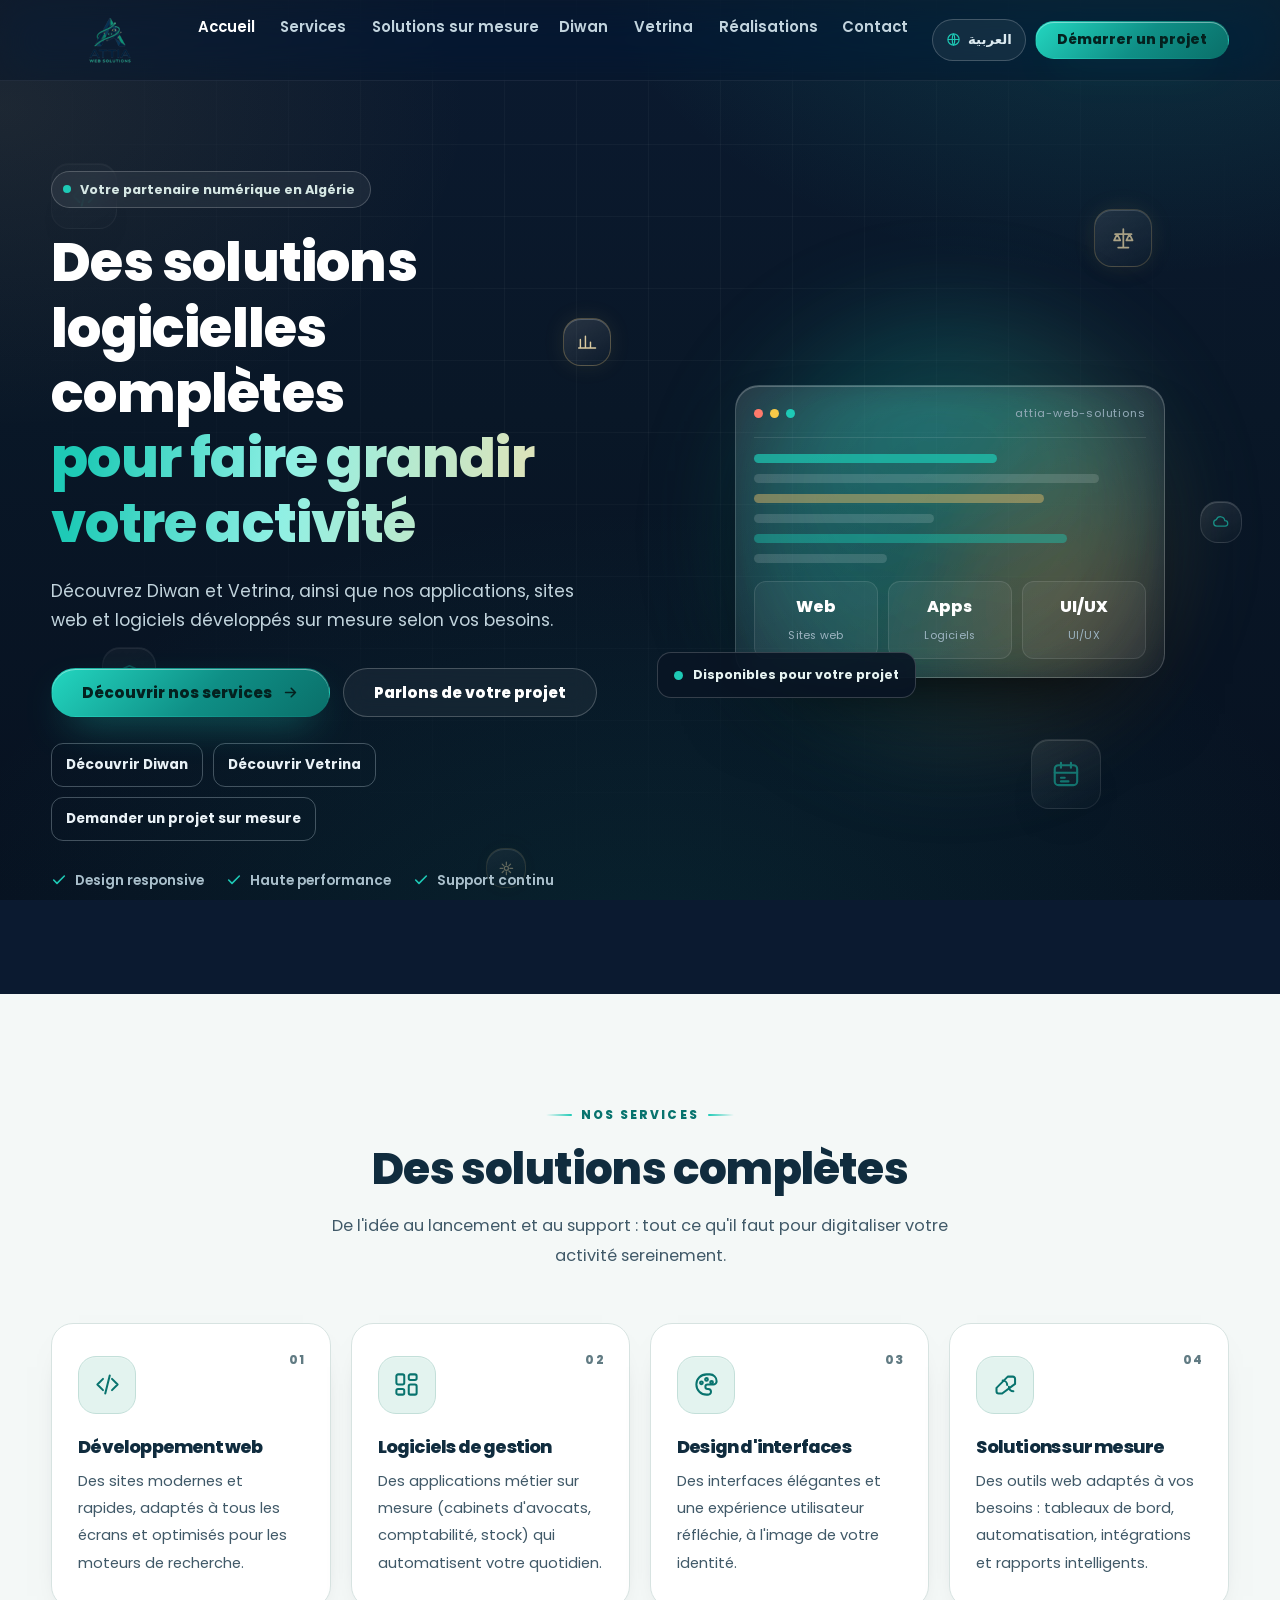
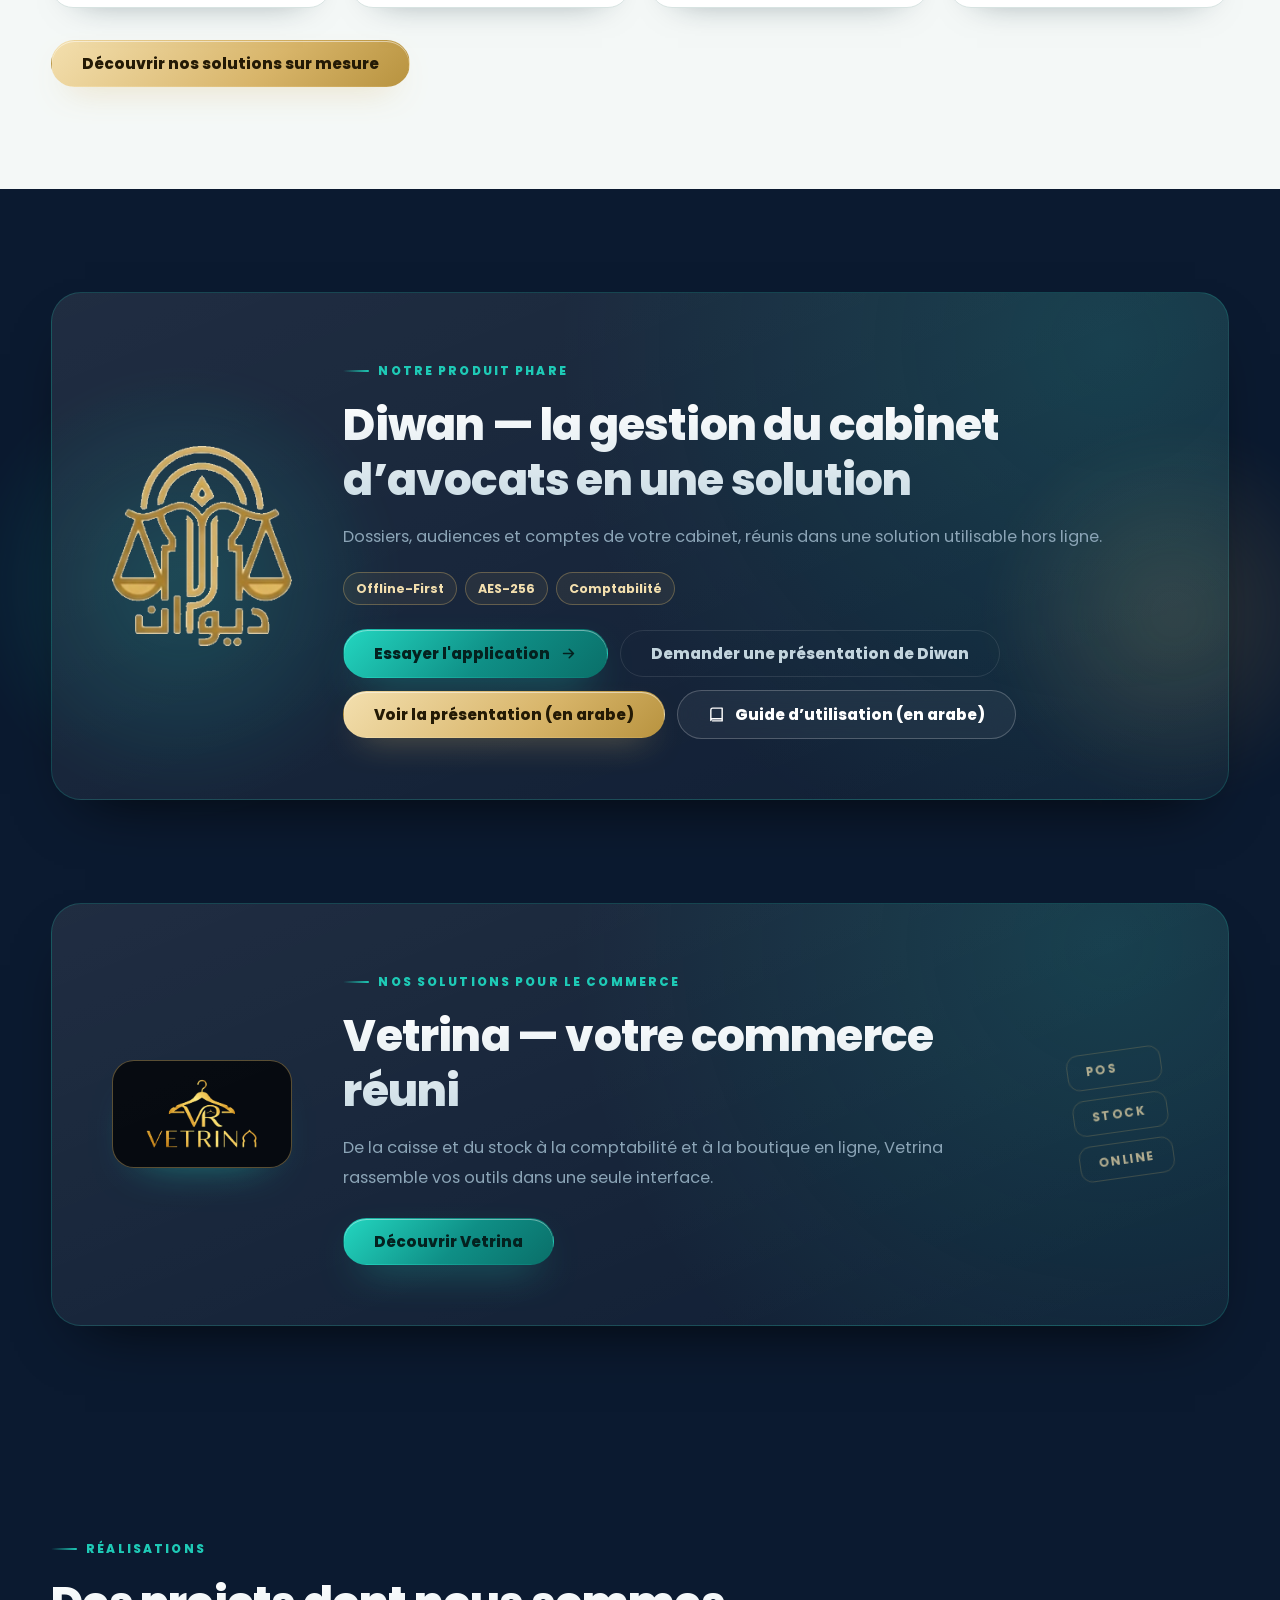
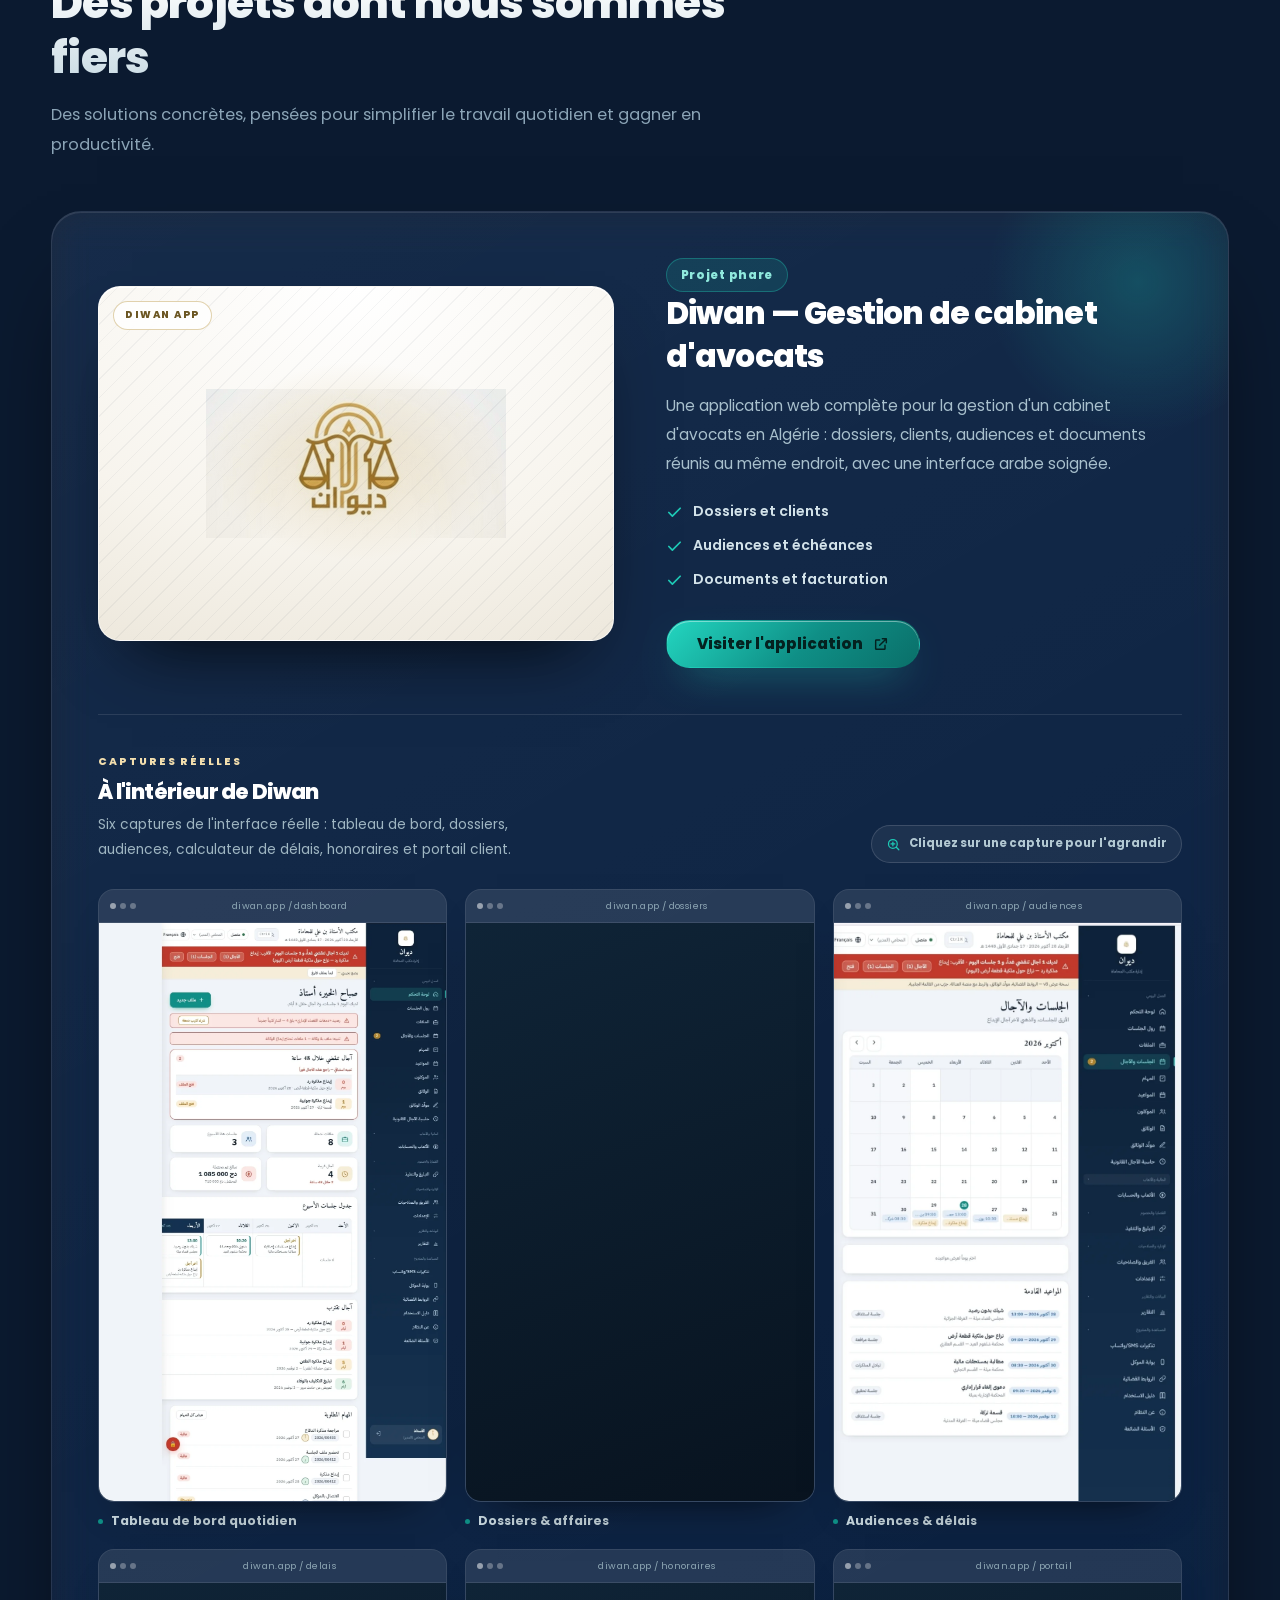
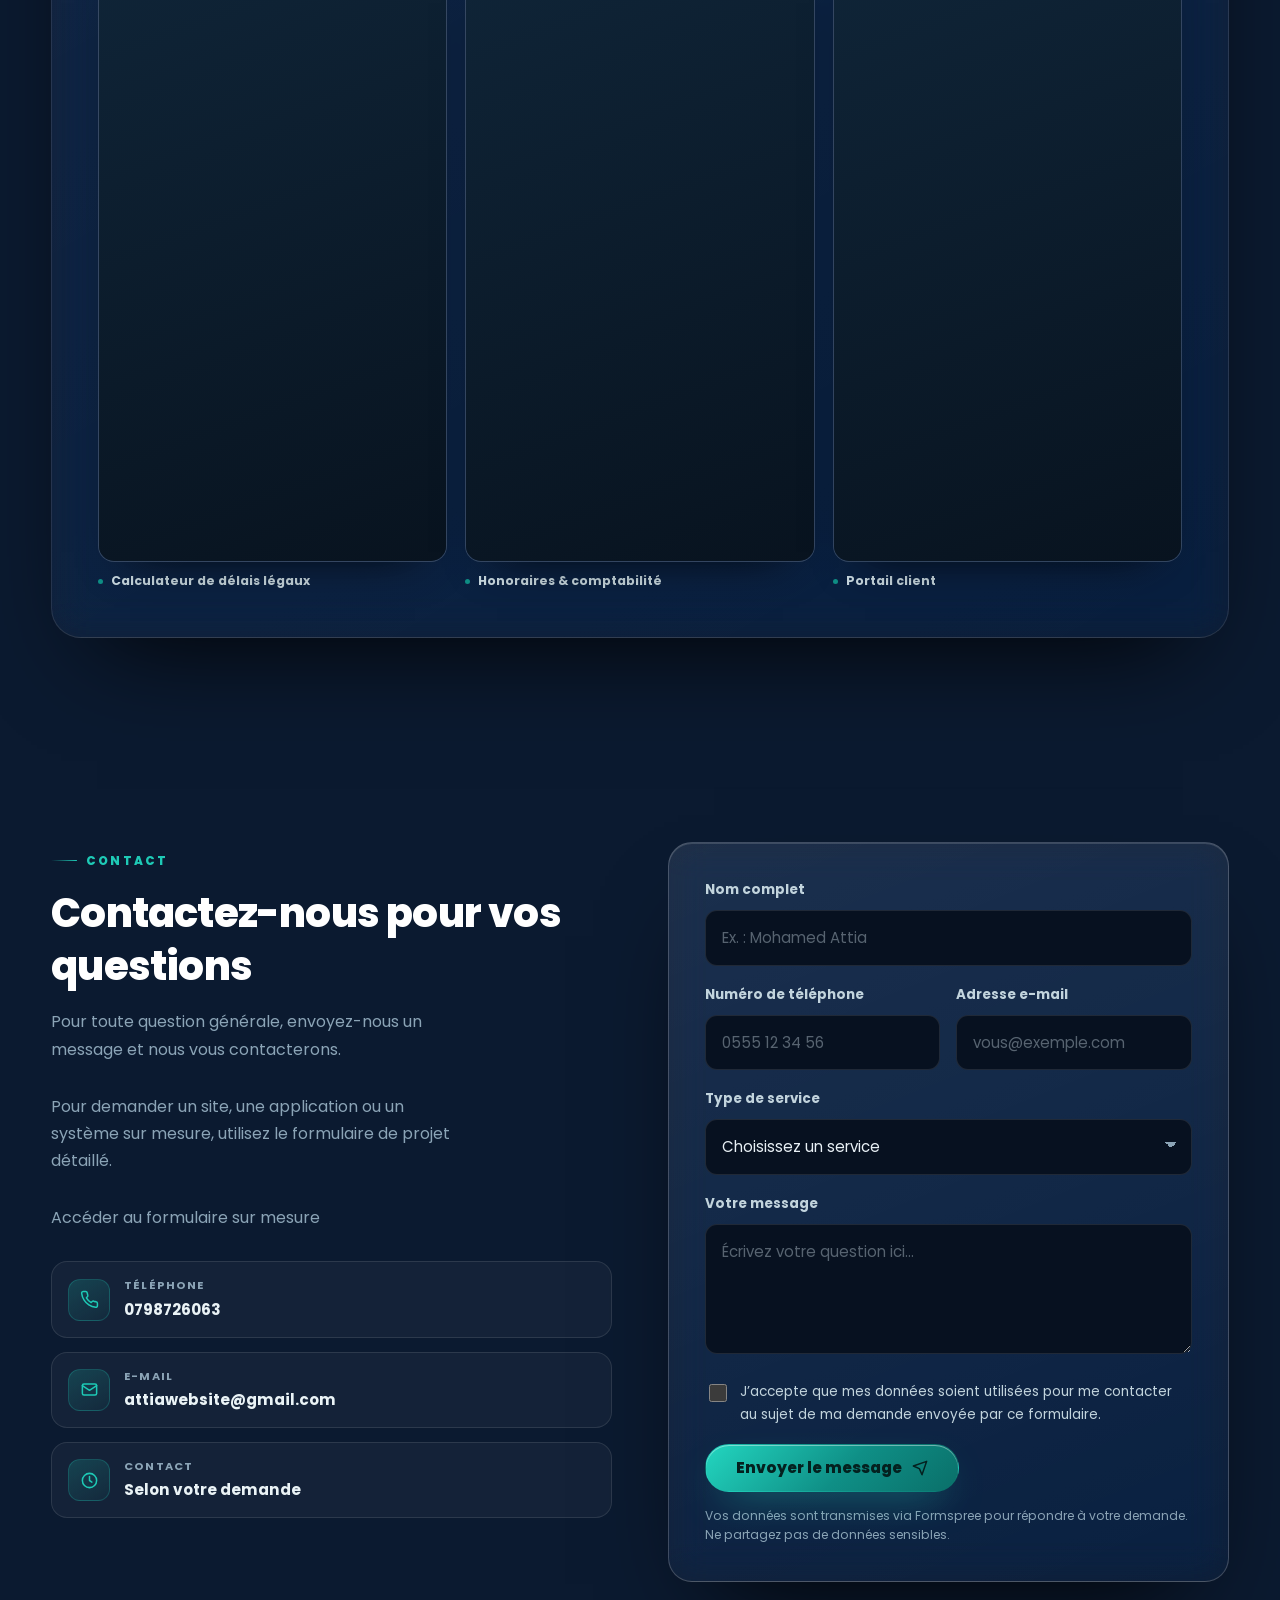
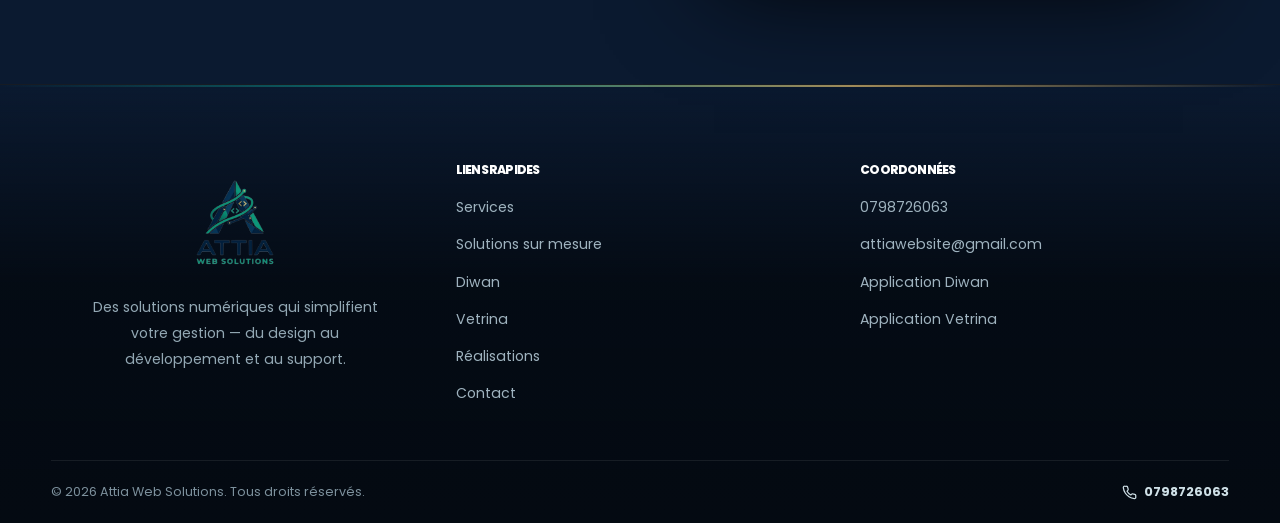
<file: fr.html>
<!DOCTYPE html><html lang="fr" dir="ltr"><head>
<meta charset="UTF-8">
<meta name="viewport" content="width=device-width, initial-scale=1.0">
<title data-i18n="page.title">Attia Web Solutions — Des solutions logicielles complètes sur mesure</title>
<meta name="description" content="Attia Web Solutions — développement web, logiciels de gestion et conception d’interfaces en Algérie.">
<meta name="theme-color" content="#0b1a30">
<link rel="canonical" href="https://diwanpro.github.io/attia-website/fr.html">
<link rel="alternate" hreflang="ar" href="https://diwanpro.github.io/attia-website/">
<link rel="alternate" hreflang="fr" href="https://diwanpro.github.io/attia-website/fr.html">
<link rel="alternate" hreflang="x-default" href="https://diwanpro.github.io/attia-website/">
<meta property="og:title" content="Attia Web Solutions">
<meta property="og:description" content="Des solutions numériques qui simplifient la gestion de vos activités.">
<meta property="og:type" content="website">
<meta property="og:url" content="https://diwanpro.github.io/attia-website/fr.html">
<meta property="og:site_name" content="Attia Web Solutions">
<meta property="og:image" content="https://diwanpro.github.io/attia-website/logo.png">
<meta property="og:image:alt" content="Logo Attia Web Solutions">
<meta name="twitter:card" content="summary">
<meta name="twitter:title" content="Attia Web Solutions">
<meta name="twitter:description" content="Des solutions numériques qui simplifient la gestion de vos activités.">
<meta name="twitter:image" content="https://diwanpro.github.io/attia-website/logo.png">
<meta name="twitter:image:alt" content="Logo Attia Web Solutions">
<script type="application/ld+json">
{
  "@context": "https://schema.org",
  "@type": "Organization",
  "@id": "https://diwanpro.github.io/attia-website/#organization",
  "name": "Attia Web Solutions",
  "url": "https://diwanpro.github.io/attia-website/",
  "logo": "https://diwanpro.github.io/attia-website/logo.png",
  "email": "attiawebsite@gmail.com",
  "telephone": "+213798726063",
  "address": { "@type": "PostalAddress", "addressCountry": "DZ" },
  "makesOffer": [
    { "@type": "Offer", "itemOffered": { "@type": "Service", "name": "Web Development" } },
    { "@type": "Offer", "itemOffered": { "@type": "Service", "name": "Software Solutions" } }
  ]
}
</script>
<link rel="icon" type="image/png" href="./logo.png">
<link rel="apple-touch-icon" href="./logo.png">
<link rel="preconnect" href="https://fonts.googleapis.com">
<link rel="preconnect" href="https://fonts.gstatic.com" crossorigin="">
<link href="https://fonts.googleapis.com/css2?family=Cairo:wght@400;600;700;800;900&amp;family=Poppins:wght@400;500;600;700;800&amp;display=swap" rel="stylesheet">
<link rel="stylesheet" href="./assets/base.css">
<link rel="stylesheet" href="./assets/vetrina.css" />
<link rel="stylesheet" href="./assets/site.css">
<script src="./assets/i18n.js" defer=""></script>
<script src="./assets/site.js" defer=""></script>
<meta name="google-site-verification" content="1EDj3ApTyLEh_tvtTIW4BLy4U5CMrkJ0K3_3S_kai6U" />
</head>
<body>
<a class="skip-link" href="#main" data-i18n="skip">Aller au contenu</a>

<!-- ================= HEADER ================= -->
<header class="site-header" id="siteHeader">
  <div class="container nav">
    <a class="brand" href="#top" aria-label="Attia Web Solutions">
      <span class="logo-chip"><img src="./assets/attia-logo.png" alt="Attia Web Solutions" width="1408" height="768"></span>
    </a>

    <nav aria-label="Navigation">
      <ul class="nav-links">
        <li><a href="#top" class="active" data-i18n="nav.home">Accueil</a></li>
        <li><a href="#services" data-i18n="nav.services">Services</a></li>
        <li><a href="./custom-services-fr.html" data-i18n="nav.custom">Solutions sur mesure</a></li>
        <li><a href="#diwan" data-i18n="nav.diwan">Diwan</a></li>
        <li><a href="./vetrina-fr.html" data-i18n="nav.vetrina">Vetrina</a></li>
        <li><a href="#portfolio" data-i18n="nav.portfolio">Réalisations</a></li>
        <li><a href="#contact" data-i18n="nav.contact">Contact</a></li>
      </ul>
    </nav>

    <div class="nav-actions">
      <a class="lang-btn" id="langToggle" href="./" hreflang="ar" lang="ar" aria-label="Passer à l'arabe" data-i18n-aria="lang.aria">
        <svg viewBox="0 0 24 24" fill="none" stroke="currentColor" stroke-width="1.8" aria-hidden="true">
          <circle cx="12" cy="12" r="9"></circle><path d="M3 12h18M12 3c2.6 2.7 2.6 15.3 0 18M12 3c-2.6 2.7-2.6 15.3 0 18"></path>
        </svg>
        <span id="langLabel">العربية</span>
      </a>

      <a href="#contact" class="btn btn-primary nav-cta" data-i18n="nav.cta">Démarrer un projet</a>

      <button class="menu-btn" id="menuBtn" type="button" aria-expanded="false" aria-controls="mobileMenu" aria-label="Menu" data-i18n-aria="nav.menu">
        <span></span>
      </button>
    </div>
  </div>

  <div class="mobile-menu" id="mobileMenu">
    <div class="container">
      <ul>
        <li><a href="#top" data-i18n="nav.home">Accueil</a></li>
        <li><a href="#services" data-i18n="nav.services">Services</a></li>
        <li><a href="./custom-services-fr.html" data-i18n="nav.custom">Solutions sur mesure</a></li>
        <li><a href="#diwan" data-i18n="nav.diwan">Diwan</a></li>
        <li><a href="./vetrina-fr.html" data-i18n="nav.vetrina">Vetrina</a></li>
        <li><a href="#portfolio" data-i18n="nav.portfolio">Réalisations</a></li>
        <li><a href="#contact" data-i18n="nav.contact">Contact</a></li>
      </ul>
    </div>
  </div>
</header>

<main id="main">
  <!-- ================= HERO ================= -->
  <section class="hero" id="top">
    <div class="orb-field" aria-hidden="true">
      <span class="orb orb-1">
        <svg viewBox="0 0 24 24" fill="none" stroke="currentColor" stroke-width="1.7" stroke-linecap="round" stroke-linejoin="round"><path d="m8 7-5 5 5 5M16 7l5 5-5 5M14 4l-4 16"></path></svg>
      </span>
      <span class="orb orb-2 gold">
        <svg viewBox="0 0 24 24" fill="none" stroke="currentColor" stroke-width="1.7" stroke-linecap="round" stroke-linejoin="round"><path d="M4 19V9M10 19V5M16 19v-7M22 19H2"></path></svg>
      </span>
      <span class="orb orb-3">
        <svg viewBox="0 0 24 24" fill="none" stroke="currentColor" stroke-width="1.7" stroke-linecap="round" stroke-linejoin="round"><path d="M12 3l7 3v6c0 4.4-3 7.7-7 9-4-1.3-7-4.6-7-9V6z"></path><path d="m9 12 2 2 4-4"></path></svg>
      </span>
      <span class="orb orb-4 gold">
        <svg viewBox="0 0 24 24" fill="none" stroke="currentColor" stroke-width="1.7" stroke-linecap="round" stroke-linejoin="round"><path d="M12 3v18M7 21h10M4 8h16M6 8l-3 6h6zM18 8l-3 6h6z"></path></svg>
      </span>
      <span class="orb orb-5">
        <svg viewBox="0 0 24 24" fill="none" stroke="currentColor" stroke-width="1.7" stroke-linecap="round" stroke-linejoin="round"><rect x="3" y="5" width="18" height="16" rx="3"></rect><path d="M8 3v4M16 3v4M3 11h18M8 15h3M8 18h6"></path></svg>
      </span>
      <span class="orb orb-6">
        <svg viewBox="0 0 24 24" fill="none" stroke="currentColor" stroke-width="1.7" stroke-linecap="round" stroke-linejoin="round"><path d="M6.5 18a4.5 4.5 0 0 1-.6-8.9 6 6 0 0 1 11.6 1.3A3.8 3.8 0 0 1 17.8 18z"></path></svg>
      </span>
      <span class="orb orb-7 gold">
        <svg viewBox="0 0 24 24" fill="none" stroke="currentColor" stroke-width="1.7" stroke-linecap="round" stroke-linejoin="round"><path d="M12 3v4M12 17v4M3 12h4M17 12h4M6 6l2.5 2.5M15.5 15.5 18 18M18 6l-2.5 2.5M8.5 15.5 6 18"></path><circle cx="12" cy="12" r="3"></circle></svg>
      </span>
    </div>

    <div class="container hero-grid">
      <div class="hero-copy">
        <span class="hero-badge"><span class="dot"></span><span data-i18n="hero.badge">Votre partenaire numérique en Algérie</span></span>
        <h1>
          <span class="line" data-i18n="hero.title1">Des solutions logicielles complètes</span>
          <span class="line accent" data-i18n="hero.title2">pour faire grandir votre activité</span>
        </h1>
        <p class="lead" data-i18n="hero.desc">Découvrez Diwan et Vetrina, ainsi que nos applications, sites web et logiciels développés sur mesure selon vos besoins.</p>
        <div class="hero-actions">
          <a href="#services" class="btn btn-primary">
            <span data-i18n="hero.cta1">Découvrir nos services</span>
            <svg class="btn-arrow" width="17" height="17" viewBox="0 0 24 24" fill="none" stroke="currentColor" stroke-width="2.2" stroke-linecap="round" stroke-linejoin="round" aria-hidden="true"><path d="M5 12h14M13 6l6 6-6 6"></path></svg>
          </a>
          <a href="#contact" class="btn btn-ghost" data-i18n="hero.cta2">Parlons de votre projet</a>
        </div>
        <div class="path-links" aria-label="Nos solutions"><a href="#diwan" data-i18n="hero.path.diwan">Découvrir Diwan</a><a href="./vetrina-fr.html" data-i18n="hero.path.vetrina">Découvrir Vetrina</a><a href="./custom-services-fr.html" data-i18n="hero.path.custom">Demander un projet sur mesure</a></div>
        <ul class="hero-chips">
          <li><svg viewBox="0 0 24 24" fill="none" stroke="currentColor" stroke-width="2.4" stroke-linecap="round" stroke-linejoin="round" aria-hidden="true"><path d="M20 6 9 17l-5-5"></path></svg><span data-i18n="hero.chip1">Design responsive</span></li>
          <li><svg viewBox="0 0 24 24" fill="none" stroke="currentColor" stroke-width="2.4" stroke-linecap="round" stroke-linejoin="round" aria-hidden="true"><path d="M20 6 9 17l-5-5"></path></svg><span data-i18n="hero.chip2">Haute performance</span></li>
          <li><svg viewBox="0 0 24 24" fill="none" stroke="currentColor" stroke-width="2.4" stroke-linecap="round" stroke-linejoin="round" aria-hidden="true"><path d="M20 6 9 17l-5-5"></path></svg><span data-i18n="hero.chip3">Support continu</span></li>
        </ul>
      </div>

      <div class="hero-visual">
        <div class="hero-panel" data-tilt="" data-tilt-max="7" data-tilt-glare="" data-tilt-max-glare="0.12">
          <div class="window-bar"><i></i><i></i><i></i><span>attia-web-solutions</span></div>
          <div class="code-lines" aria-hidden="true">
            <div></div><div></div><div></div><div></div><div></div><div></div>
          </div>
          <div class="mini-stats">
            <div><strong>Web</strong><small data-i18n="hero.stat1">Sites web</small></div>
            <div><strong>Apps</strong><small data-i18n="hero.stat2">Logiciels</small></div>
            <div><strong>UI/UX</strong><small data-i18n="hero.stat3">UI/UX</small></div>
          </div>
        </div>
        <div class="float-badge"><span class="pulse" aria-hidden="true"></span><span data-i18n="hero.float">Disponibles pour votre projet</span></div>
      </div>
    </div>
  </section>

  <!-- ================= SERVICES ================= -->
  <section class="section services" id="services">
    <div class="container">
      <div class="section-head center" data-aos="fade-up">
        <span class="eyebrow" data-i18n="services.eyebrow">Nos services</span>
        <h2 class="section-title" data-i18n="services.title">Des solutions complètes</h2>
        <p class="section-sub" data-i18n="services.sub">De l'idée au lancement et au support : tout ce qu'il faut pour digitaliser votre activité sereinement.</p>
      </div>

      <div class="cards" data-aos="fade-up" data-aos-delay="80">
        <article class="card" data-tilt="" data-tilt-max="9" data-tilt-glare="" data-tilt-max-glare="0.12">
          <span class="card-index">01</span>
          <div class="card-icon">
            <svg viewBox="0 0 24 24" fill="none" stroke="currentColor" stroke-width="1.8" stroke-linecap="round" stroke-linejoin="round" aria-hidden="true">
              <path d="m8 7-5 5 5 5M16 7l5 5-5 5M14 4l-4 16"></path>
            </svg>
          </div>
          <h3 data-i18n="s1.title">Développement web</h3>
          <p data-i18n="s1.desc">Des sites modernes et rapides, adaptés à tous les écrans et optimisés pour les moteurs de recherche.</p>
        </article>

        <article class="card" data-tilt="" data-tilt-max="9" data-tilt-glare="" data-tilt-max-glare="0.12">
          <span class="card-index">02</span>
          <div class="card-icon">
            <svg viewBox="0 0 24 24" fill="none" stroke="currentColor" stroke-width="1.8" stroke-linecap="round" stroke-linejoin="round" aria-hidden="true">
              <rect x="3" y="3" width="7" height="9" rx="1.5"></rect><rect x="14" y="3" width="7" height="5" rx="1.5"></rect>
              <rect x="14" y="12" width="7" height="9" rx="1.5"></rect><rect x="3" y="16" width="7" height="5" rx="1.5"></rect>
            </svg>
          </div>
          <h3 data-i18n="s2.title">Logiciels de gestion</h3>
          <p data-i18n="s2.desc">Des applications métier sur mesure (cabinets d'avocats, comptabilité, stock) qui automatisent votre quotidien.</p>
        </article>

        <article class="card" data-tilt="" data-tilt-max="9" data-tilt-glare="" data-tilt-max-glare="0.12">
          <span class="card-index">03</span>
          <div class="card-icon">
            <svg viewBox="0 0 24 24" fill="none" stroke="currentColor" stroke-width="1.8" stroke-linecap="round" stroke-linejoin="round" aria-hidden="true">
              <path d="M12 3a9 9 0 1 0 0 18h1.5a2.5 2.5 0 0 0 0-5H13a2 2 0 0 1 0-4h5a3 3 0 0 0 3-3 6 6 0 0 0-6-6z"></path>
              <circle cx="7.5" cy="10.5" r="1.2"></circle><circle cx="12" cy="7.5" r="1.2"></circle><circle cx="16.5" cy="10" r="1.2"></circle>
            </svg>
          </div>
          <h3 data-i18n="s3.title">Design d'interfaces</h3>
          <p data-i18n="s3.desc">Des interfaces élégantes et une expérience utilisateur réfléchie, à l'image de votre identité.</p>
        </article>

        <article class="card" data-tilt="" data-tilt-max="9" data-tilt-glare="" data-tilt-max-glare="0.12">
          <span class="card-index">04</span>
          <div class="card-icon">
            <svg viewBox="0 0 24 24" fill="none" stroke="currentColor" stroke-width="1.8" stroke-linecap="round" stroke-linejoin="round" aria-hidden="true">
              <path d="M20.5 11.5V7a2 2 0 0 0-2-2h-4.5L4 15v3a2 2 0 0 0 2 2h3z"></path>
              <path d="M15 14a4 4 0 0 0 4 4M9.5 8.5a4 4 0 0 1 4 4"></path>
            </svg>
          </div>
          <h3 data-i18n="s4.title">Solutions sur mesure</h3>
          <p data-i18n="s4.desc">Des outils web adaptés à vos besoins : tableaux de bord, automatisation, intégrations et rapports intelligents.</p>
        </article>
      </div>
      <div class="custom-link-row"><a class="btn btn-gold" href="./custom-services-fr.html" data-i18n="custom.link">Découvrir nos solutions sur mesure</a></div>
    </div>
  </section>

  <!-- ================= DIWAN FLAGSHIP ================= -->
  <section class="section diwan" id="diwan">
    <div class="container">
      <div class="vt-preview-card diwan-preview" data-aos="fade-up">
        <div class="diwan-preview-logo"><img src="./assets/diwan-logo.png" alt="Logo Diwan" data-i18n-alt="diwan.logoAlt" width="419" height="465" loading="lazy" decoding="async" /></div>
        <div class="diwan-preview-copy">
          <span class="eyebrow" data-i18n="diwan.eyebrow">Notre produit phare</span>
          <h2 class="section-title" data-i18n="diwan.cardTitle">Diwan — la gestion du cabinet d’avocats en une solution</h2>
          <p class="section-sub" data-i18n="diwan.cardDesc">Dossiers, audiences et comptes de votre cabinet, réunis dans une solution utilisable hors ligne.</p>
          <ul class="diwan-tags"><li dir="ltr">Offline-First</li><li dir="ltr">AES-256</li><li data-i18n="diwan.accounting">Comptabilité</li></ul>
        <div class="diwan-cta">
          <a class="btn btn-primary" href="https://diwanpro.github.io/Diwan.app/" target="_blank" rel="noopener noreferrer">
            <span data-i18n="diwan.cta1">Essayer l'application</span>
            <svg class="btn-arrow" width="17" height="17" viewBox="0 0 24 24" fill="none" stroke="currentColor" stroke-width="2.2" stroke-linecap="round" stroke-linejoin="round" aria-hidden="true"><path d="M5 12h14M13 6l6 6-6 6"></path></svg>
          </a>
          <a class="btn btn-outline" href="?product=Diwan#contact" data-i18n="diwan.request">Demander une présentation de Diwan</a>
          <a class="btn btn-gold" href="./diwan-presentation.html" target="_blank" rel="noopener noreferrer" data-i18n="diwan.presentation">Voir la présentation (en arabe)</a>
          <a class="btn btn-ghost" href="./diwan-guide-unified-v9.7.html" target="_blank" rel="noopener noreferrer">
            <svg width="17" height="17" viewBox="0 0 24 24" fill="none" stroke="currentColor" stroke-width="2" stroke-linecap="round" stroke-linejoin="round" aria-hidden="true"><path d="M4 5.5A2.5 2.5 0 0 1 6.5 3H20v15H6.5A2.5 2.5 0 0 0 4 20.5zM4 20.5A2.5 2.5 0 0 1 6.5 18H20v3H6.5"></path></svg>
            <span data-i18n="diwan.cta2">Guide d’utilisation (en arabe)</span>
          </a>
        </div>
        </div>
      </div>
    </div>
  </section>

  <!-- ================= VETRINA ================= -->
  <section class="section vt-preview" id="vetrina">
    <div class="container"><div class="vt-preview-card" data-aos="fade-up">
      <div class="vt-mark"><img src="./assets/vetrina-logo.png" alt="Vetrina" width="1697" height="927" loading="lazy" decoding="async" /></div>
      <div class="vt-preview-copy">
        <span class="eyebrow" data-i18n="v.teaser.kicker">Nos solutions pour le commerce</span>
        <h2 class="section-title" data-i18n="v.teaser.title">Vetrina — votre commerce réuni</h2>
        <p class="section-sub" data-i18n="v.teaser.desc">De la caisse et du stock à la comptabilité et à la boutique en ligne, Vetrina rassemble vos outils dans une seule interface.</p>
        <a class="btn btn-primary" href="./vetrina-fr.html" data-i18n="v.discover">Découvrir Vetrina</a>
      </div>
      <div class="vt-preview-motif" aria-hidden="true"><span>POS</span><span>STOCK</span><span>ONLINE</span></div>
    </div></div>
  </section>

  <!-- ================= PORTFOLIO ================= -->
  <section class="section portfolio" id="portfolio">
    <div class="container">
      <div class="section-head" data-aos="fade-up">
        <span class="eyebrow" data-i18n="portfolio.eyebrow">Réalisations</span>
        <h2 class="section-title" data-i18n="portfolio.title">Des projets dont nous sommes fiers</h2>
        <p class="section-sub" data-i18n="portfolio.sub">Des solutions concrètes, pensées pour simplifier le travail quotidien et gagner en productivité.</p>
      </div>

      <article class="portfolio-card" data-aos="fade-up" data-aos-delay="80" data-tilt="" data-tilt-max="4" data-tilt-speed="700" data-tilt-scale="1.004">
        <div class="pc-top">
          <div class="portfolio-media">
            <div class="brand-tile">
              <img src="./diwan-logo.png" width="300" height="149" alt="Logo de l'application Diwan" data-i18n-alt="portfolio.logoAlt" loading="lazy" decoding="async">
              <span class="tile-fallback" aria-hidden="true">
                <svg viewBox="0 0 24 24" fill="none" stroke="currentColor" stroke-width="1.6" stroke-linecap="round" stroke-linejoin="round"><rect x="3" y="4" width="18" height="16" rx="2.5"></rect><circle cx="9" cy="10" r="1.5"></circle><path d="m4.5 17.5 4.2-4.2 3.3 3 2.7-2.4 5.3 4.6"></path></svg>
                <b dir="ltr">diwan-logo.png</b>
              </span>
              <span class="brand-chip" aria-hidden="true">Diwan App</span>
            </div>
          </div>

          <div class="portfolio-body">
            <span class="pill" data-i18n="portfolio.badge">Projet phare</span>
            <h3 data-i18n="portfolio.appTitle">Diwan — Gestion de cabinet d'avocats</h3>
            <p data-i18n="portfolio.appDesc">Une application web complète pour la gestion d'un cabinet d'avocats en Algérie : dossiers, clients, audiences et documents réunis au même endroit, avec une interface arabe soignée.</p>
            <ul class="feature-list">
              <li><svg viewBox="0 0 24 24" fill="none" stroke="currentColor" stroke-width="2.4" stroke-linecap="round" stroke-linejoin="round" aria-hidden="true"><path d="M20 6 9 17l-5-5"></path></svg><span data-i18n="portfolio.f1">Dossiers et clients</span></li>
              <li><svg viewBox="0 0 24 24" fill="none" stroke="currentColor" stroke-width="2.4" stroke-linecap="round" stroke-linejoin="round" aria-hidden="true"><path d="M20 6 9 17l-5-5"></path></svg><span data-i18n="portfolio.f2">Audiences et échéances</span></li>
              <li><svg viewBox="0 0 24 24" fill="none" stroke="currentColor" stroke-width="2.4" stroke-linecap="round" stroke-linejoin="round" aria-hidden="true"><path d="M20 6 9 17l-5-5"></path></svg><span data-i18n="portfolio.f3">Documents et facturation</span></li>
            </ul>
            <a class="btn btn-primary" href="https://diwanpro.github.io/Diwan.app/" target="_blank" rel="noopener noreferrer">
              <span data-i18n="portfolio.cta">Visiter l'application</span>
              <svg width="16" height="16" viewBox="0 0 24 24" fill="none" stroke="currentColor" stroke-width="2.2" stroke-linecap="round" stroke-linejoin="round" aria-hidden="true"><path d="M14 4h6v6M20 4 10 14M18 14v5a1 1 0 0 1-1 1H5a1 1 0 0 1-1-1V7a1 1 0 0 1 1-1h5"></path></svg>
            </a>
          </div>
        </div>

        <div class="pc-gallery">
          <div class="gallery-head">
            <div>
              <span class="gallery-kicker" data-i18n="portfolio.galleryKicker">Captures réelles</span>
              <h4 data-i18n="portfolio.galleryTitle">À l'intérieur de Diwan</h4>
              <p data-i18n="portfolio.gallerySub">Six captures de l'interface réelle : tableau de bord, dossiers, audiences, calculateur de délais, honoraires et portail client.</p>
            </div>
            <span class="gallery-hint">
              <svg viewBox="0 0 24 24" fill="none" stroke="currentColor" stroke-width="2" stroke-linecap="round" stroke-linejoin="round" aria-hidden="true"><circle cx="11" cy="11" r="7"></circle><path d="m16.5 16.5 4 4M11 8v6M8 11h6"></path></svg>
              <span data-i18n="portfolio.galleryHint">Cliquez sur une capture pour l'agrandir</span>
            </span>
          </div>

          <div class="shot-grid">
            <figure class="shot-card">
              <button type="button" class="shot-btn" data-shot="0" aria-label="Agrandir la capture du tableau de bord" data-i18n-aria="portfolio.shot1Open">
                <span class="shot-chrome" aria-hidden="true"><span class="dots"><i></i><i></i><i></i></span><span class="shot-url">diwan.app / dashboard</span></span>
                <span class="shot-view">
                  <img src="./IMG_20261028_122520.webp" width="1080" height="1817" alt="Diwan — tableau de bord avec délais, audiences et tâches" data-i18n-alt="portfolio.shot1Alt" loading="lazy" decoding="async">
                  <span class="shot-fallback" aria-hidden="true"><b dir="ltr">IMG_20261028_122520.webp</b></span>
                  <span class="shot-zoom" aria-hidden="true"><svg viewBox="0 0 24 24" fill="none" stroke="currentColor" stroke-width="2" stroke-linecap="round" stroke-linejoin="round"><circle cx="11" cy="11" r="7"></circle><path d="m16.5 16.5 4 4M11 8v6M8 11h6"></path></svg></span>
                </span>
              </button>
              <figcaption data-i18n="portfolio.shot1">Tableau de bord quotidien</figcaption>
            </figure>

            <figure class="shot-card">
              <button type="button" class="shot-btn" data-shot="1" aria-label="Agrandir la capture des dossiers" data-i18n-aria="portfolio.shot2Open">
                <span class="shot-chrome" aria-hidden="true"><span class="dots"><i></i><i></i><i></i></span><span class="shot-url">diwan.app / dossiers</span></span>
                <span class="shot-view">
                  <img src="./IMG_20261028_122617.webp" width="906" height="1672" alt="Diwan — liste des dossiers avec phases et juridictions" data-i18n-alt="portfolio.shot2Alt" loading="lazy" decoding="async">
                  <span class="shot-fallback" aria-hidden="true"><b dir="ltr">IMG_20261028_122617.webp</b></span>
                  <span class="shot-zoom" aria-hidden="true"><svg viewBox="0 0 24 24" fill="none" stroke="currentColor" stroke-width="2" stroke-linecap="round" stroke-linejoin="round"><circle cx="11" cy="11" r="7"></circle><path d="m16.5 16.5 4 4M11 8v6M8 11h6"></path></svg></span>
                </span>
              </button>
              <figcaption data-i18n="portfolio.shot2">Dossiers &amp; affaires</figcaption>
            </figure>

            <figure class="shot-card">
              <button type="button" class="shot-btn" data-shot="2" aria-label="Agrandir la capture des audiences" data-i18n-aria="portfolio.shot3Open">
                <span class="shot-chrome" aria-hidden="true"><span class="dots"><i></i><i></i><i></i></span><span class="shot-url">diwan.app / audiences</span></span>
                <span class="shot-view">
                  <img src="./IMG_20261028_122753.webp" width="896" height="1690" alt="Diwan — calendrier des audiences et prochaines échéances" data-i18n-alt="portfolio.shot3Alt" loading="lazy" decoding="async">
                  <span class="shot-fallback" aria-hidden="true"><b dir="ltr">IMG_20261028_122753.webp</b></span>
                  <span class="shot-zoom" aria-hidden="true"><svg viewBox="0 0 24 24" fill="none" stroke="currentColor" stroke-width="2" stroke-linecap="round" stroke-linejoin="round"><circle cx="11" cy="11" r="7"></circle><path d="m16.5 16.5 4 4M11 8v6M8 11h6"></path></svg></span>
                </span>
              </button>
              <figcaption data-i18n="portfolio.shot3">Audiences &amp; délais</figcaption>
            </figure>

            <figure class="shot-card">
              <button type="button" class="shot-btn" data-shot="3" aria-label="Agrandir la capture du calculateur" data-i18n-aria="portfolio.shot4Open">
                <span class="shot-chrome" aria-hidden="true"><span class="dots"><i></i><i></i><i></i></span><span class="shot-url">diwan.app / delais</span></span>
                <span class="shot-view">
                  <img src="./IMG_20261028_122824.webp" width="916" height="1682" alt="Diwan — calculateur indicatif des délais légaux" data-i18n-alt="portfolio.shot4Alt" loading="lazy" decoding="async">
                  <span class="shot-fallback" aria-hidden="true"><b dir="ltr">IMG_20261028_122824.webp</b></span>
                  <span class="shot-zoom" aria-hidden="true"><svg viewBox="0 0 24 24" fill="none" stroke="currentColor" stroke-width="2" stroke-linecap="round" stroke-linejoin="round"><circle cx="11" cy="11" r="7"></circle><path d="m16.5 16.5 4 4M11 8v6M8 11h6"></path></svg></span>
                </span>
              </button>
              <figcaption data-i18n="portfolio.shot4">Calculateur de délais légaux</figcaption>
            </figure>

            <figure class="shot-card">
              <button type="button" class="shot-btn" data-shot="4" aria-label="Agrandir la capture des honoraires" data-i18n-aria="portfolio.shot5Open">
                <span class="shot-chrome" aria-hidden="true"><span class="dots"><i></i><i></i><i></i></span><span class="shot-url">diwan.app / honoraires</span></span>
                <span class="shot-view">
                  <img src="./IMG_20261028_122911.webp" width="888" height="1802" alt="Diwan — suivi des honoraires et des encaissements par client" data-i18n-alt="portfolio.shot5Alt" loading="lazy" decoding="async">
                  <span class="shot-fallback" aria-hidden="true"><b dir="ltr">IMG_20261028_122911.webp</b></span>
                  <span class="shot-zoom" aria-hidden="true"><svg viewBox="0 0 24 24" fill="none" stroke="currentColor" stroke-width="2" stroke-linecap="round" stroke-linejoin="round"><circle cx="11" cy="11" r="7"></circle><path d="m16.5 16.5 4 4M11 8v6M8 11h6"></path></svg></span>
                </span>
              </button>
              <figcaption data-i18n="portfolio.shot5">Honoraires &amp; comptabilité</figcaption>
            </figure>

            <figure class="shot-card">
              <button type="button" class="shot-btn" data-shot="5" aria-label="Agrandir la capture du portail client" data-i18n-aria="portfolio.shot6Open">
                <span class="shot-chrome" aria-hidden="true"><span class="dots"><i></i><i></i><i></i></span><span class="shot-url">diwan.app / portail</span></span>
                <span class="shot-view">
                  <img src="./IMG_20261028_122939.webp" width="891" height="1815" alt="Diwan — portail client sur mobile avec partage du dossier" data-i18n-alt="portfolio.shot6Alt" loading="lazy" decoding="async">
                  <span class="shot-fallback" aria-hidden="true"><b dir="ltr">IMG_20261028_122939.webp</b></span>
                  <span class="shot-zoom" aria-hidden="true"><svg viewBox="0 0 24 24" fill="none" stroke="currentColor" stroke-width="2" stroke-linecap="round" stroke-linejoin="round"><circle cx="11" cy="11" r="7"></circle><path d="m16.5 16.5 4 4M11 8v6M8 11h6"></path></svg></span>
                </span>
              </button>
              <figcaption data-i18n="portfolio.shot6">Portail client</figcaption>
            </figure>
          </div>
        </div>
      </article>
    </div>
  </section>

  <!-- ================= CONTACT ================= -->
  <section class="section contact" id="contact">
    <div class="container contact-wrap">
      <div class="contact-info" data-aos="fade-up">
        <span class="eyebrow" data-i18n="contact.eyebrow">Contact</span>
        <h2 data-i18n="contact.title">Contactez-nous pour vos questions</h2>
        <p data-i18n="contact.sub">Pour toute question générale, envoyez-nous un message et nous vous contacterons.</p>
        <p data-i18n="contact.customPrompt">Pour demander un site, une application ou un système sur mesure, utilisez le formulaire de projet détaillé.</p><p><a href="./custom-services-fr.html#briefForm" data-i18n="contact.customLink">Accéder au formulaire sur mesure</a></p>
        <div class="info-list">
          <div class="info-item">
            <span class="ico" aria-hidden="true"><svg viewBox="0 0 24 24" fill="none" stroke="currentColor" stroke-width="1.9" stroke-linecap="round" stroke-linejoin="round"><path d="M22 16.9v3a2 2 0 0 1-2.2 2 19.8 19.8 0 0 1-8.6-3.1 19.5 19.5 0 0 1-6-6A19.8 19.8 0 0 1 2.1 4.2 2 2 0 0 1 4.1 2h3a2 2 0 0 1 2 1.7c.1 1 .4 1.9.7 2.8a2 2 0 0 1-.5 2.1L8.1 9.9a16 16 0 0 0 6 6l1.3-1.3a2 2 0 0 1 2.1-.4c.9.3 1.8.6 2.8.7a2 2 0 0 1 1.7 2Z"></path></svg></span>
            <div><small data-i18n="contact.phoneLabel">Téléphone</small><strong><a href="tel:+213798726063" dir="ltr">0798726063</a></strong></div>
          </div>
          <div class="info-item">
            <span class="ico" aria-hidden="true"><svg viewBox="0 0 24 24" fill="none" stroke="currentColor" stroke-width="1.9" stroke-linecap="round" stroke-linejoin="round"><rect x="3" y="5" width="18" height="14" rx="2"></rect><path d="m3 7 9 6 9-6"></path></svg></span>
            <div><small data-i18n="contact.emailLabel">E-mail</small><strong><a href="mailto:attiawebsite@gmail.com" dir="ltr">attiawebsite@gmail.com</a></strong></div>
          </div>
          <div class="info-item">
            <span class="ico" aria-hidden="true"><svg viewBox="0 0 24 24" fill="none" stroke="currentColor" stroke-width="1.9" stroke-linecap="round" stroke-linejoin="round"><circle cx="12" cy="12" r="9"></circle><path d="M12 7v5l3 2"></path></svg></span>
            <div><small data-i18n="contact.hoursLabel">Contact</small><strong data-i18n="contact.hours">Selon votre demande</strong></div>
          </div>
        </div>
      </div>

      <div class="form-card" data-aos="fade-up" data-aos-delay="100">
        <!-- رابط Formspree: عدّله هنا أو في الثابت FORMSPREE_ENDPOINT داخل assets/site.js -->
        <form id="contactForm" action="https://formspree.io/f/mkjjpvjk" method="POST">
          <div class="field">
            <label for="name" data-i18n="form.name">Nom complet</label>
            <input type="text" id="name" name="name" autocomplete="name" required="" placeholder="Ex. : Mohamed Attia" data-i18n-placeholder="form.namePh">
          </div>
          <div class="field-row">
            <div class="field">
              <label for="phone" data-i18n="form.phone">Numéro de téléphone</label>
              <input type="tel" id="phone" name="phone" autocomplete="tel" inputmode="tel" required="" dir="ltr" placeholder="0555 12 34 56" data-i18n-placeholder="form.phonePh">
            </div>
            <div class="field">
              <label for="email" data-i18n="form.email">Adresse e-mail</label>
              <input type="email" id="email" name="email" autocomplete="email" required="" dir="ltr" placeholder="vous@exemple.com" data-i18n-placeholder="form.emailPh">
            </div>
          </div>
          <div class="field">
              <label for="service" data-i18n="form.service">Type de service</label>
              <select id="service" name="service" required="">
                <option value="" disabled="" selected="" data-i18n="form.servicePh">Choisissez un service</option>
                <option value="Diwan" data-i18n="form.diwan">Diwan</option>
                <option value="Vetrina" data-i18n="form.vetrina">Vetrina</option>
                <option value="Web App" data-i18n="form.serviceWeb">Application web</option>
                <option value="Website" data-i18n="form.serviceSite">Site web</option>
                <option value="Business Software" data-i18n="form.serviceSoftware">Logiciel de gestion</option>
                <option value="Tech Consultation" data-i18n="form.serviceConsult">Consultation technique</option>
                <option value="Other" data-i18n="form.serviceOther">Autre</option>
              </select>
          </div>
          <div class="field">
            <label for="message" data-i18n="form.message">Votre message</label>
            <textarea id="message" name="message" required="" placeholder="Écrivez votre question ici..." data-i18n-placeholder="form.messagePh"></textarea>
          </div>
          <input type="text" name="_gotcha" class="hp" tabindex="-1" autocomplete="off" aria-hidden="true">
          <label class="contact-consent"><input type="checkbox" name="consent" value="yes" required> <span data-i18n="form.consent">J’accepte que mes données soient utilisées pour me contacter au sujet de ma demande envoyée par ce formulaire.</span></label>
          <div class="form-foot">
            <button type="submit" class="btn btn-primary" id="submitBtn">
              <span data-i18n="form.submit">Envoyer le message</span>
              <svg width="16" height="16" viewBox="0 0 24 24" fill="none" stroke="currentColor" stroke-width="2.2" stroke-linecap="round" stroke-linejoin="round" aria-hidden="true"><path d="m22 2-7 20-4-9-9-4Z"></path></svg>
            </button>
            <span class="form-note" data-i18n="form.note">Vos données sont transmises via Formspree pour répondre à votre demande. Ne partagez pas de données sensibles.</span>
          </div>
          <p class="form-status" id="formStatus" role="status" aria-live="polite"></p>
        </form>
      </div>
    </div>
  </section>
</main>

<!-- ================= LIGHTBOX ================= -->
<div class="lightbox" id="lightbox" role="dialog" aria-modal="true" aria-labelledby="lbTitle" aria-hidden="true">
  <span class="sr-only" id="lbTitle" data-i18n="portfolio.lbTitle">Aperçu de la capture</span>
  <button type="button" class="lb-btn lb-close" id="lbClose" aria-label="Fermer l'aperçu" data-i18n-aria="portfolio.lbClose">
    <svg viewBox="0 0 24 24" fill="none" stroke="currentColor" stroke-width="2.2" stroke-linecap="round" aria-hidden="true"><path d="M6 6l12 12M18 6 6 18"></path></svg>
  </button>
  <button type="button" class="lb-btn lb-prev" id="lbPrev" aria-label="Capture précédente" data-i18n-aria="portfolio.lbPrev">
    <svg viewBox="0 0 24 24" fill="none" stroke="currentColor" stroke-width="2.2" stroke-linecap="round" stroke-linejoin="round" aria-hidden="true"><path d="m15 5-7 7 7 7"></path></svg>
  </button>
  <div class="lb-panel"><img id="lbImg" alt=""></div>
  <button type="button" class="lb-btn lb-next" id="lbNext" aria-label="Capture suivante" data-i18n-aria="portfolio.lbNext">
    <svg viewBox="0 0 24 24" fill="none" stroke="currentColor" stroke-width="2.2" stroke-linecap="round" stroke-linejoin="round" aria-hidden="true"><path d="m9 5 7 7-7 7"></path></svg>
  </button>
  <span class="lb-count" id="lbCount"></span>
</div>

<!-- ================= FOOTER ================= -->
<footer class="site-footer">
  <div class="container">
    <div class="footer-grid">
      <div class="footer-brand">
        <span class="footer-logo"><img src="./assets/attia-logo.png" alt="Attia Web Solutions" width="1408" height="768" loading="lazy" decoding="async" /></span>
        <p data-i18n="footer.tagline">Des solutions numériques qui simplifient votre gestion — du design au développement et au support.</p>
      </div>
      <div class="footer-col">
        <h2 data-i18n="footer.links">Liens rapides</h2>
        <ul>
          <li><a href="#services" data-i18n="nav.services">Services</a></li>
          <li><a href="./custom-services-fr.html" data-i18n="nav.custom">Solutions sur mesure</a></li>
          <li><a href="#diwan" data-i18n="nav.diwan">Diwan</a></li>
        <li><a href="./vetrina-fr.html" data-i18n="nav.vetrina">Vetrina</a></li>
          <li><a href="#portfolio" data-i18n="nav.portfolio">Réalisations</a></li>
          <li><a href="#contact" data-i18n="nav.contact">Contact</a></li>
        </ul>
      </div>
      <div class="footer-col">
        <h2 data-i18n="footer.contactTitle">Coordonnées</h2>
        <ul>
          <li><a href="tel:+213798726063" dir="ltr">0798726063</a></li>
          <li><a href="mailto:attiawebsite@gmail.com" dir="ltr">attiawebsite@gmail.com</a></li>
          <li><a href="https://diwanpro.github.io/Diwan.app/" target="_blank" rel="noopener noreferrer" data-i18n="footer.diwan">Application Diwan</a></li>
          <li><a href="./vetrina-fr.html" data-i18n="footer.vetrina">Application Vetrina</a></li>
        </ul>
      </div>
    </div>
    <div class="footer-bottom">
      <span data-i18n="footer.rights">© 2026 Attia Web Solutions. Tous droits réservés.</span>
      <a class="footer-phone" href="tel:+213798726063" dir="ltr">
        <svg width="15" height="15" viewBox="0 0 24 24" fill="none" stroke="currentColor" stroke-width="2" stroke-linecap="round" stroke-linejoin="round" aria-hidden="true"><path d="M22 16.9v3a2 2 0 0 1-2.2 2 19.8 19.8 0 0 1-8.6-3.1 19.5 19.5 0 0 1-6-6A19.8 19.8 0 0 1 2.1 4.2 2 2 0 0 1 4.1 2h3a2 2 0 0 1 2 1.7c.1 1 .4 1.9.7 2.8a2 2 0 0 1-.5 2.1L8.1 9.9a16 16 0 0 0 6 6l1.3-1.3a2 2 0 0 1 2.1-.4c.9.3 1.8.6 2.8.7a2 2 0 0 1 1.7 2Z"></path></svg>
        0798726063
      </a>
    </div>
  </div>
</footer>


</body></html>
</file>
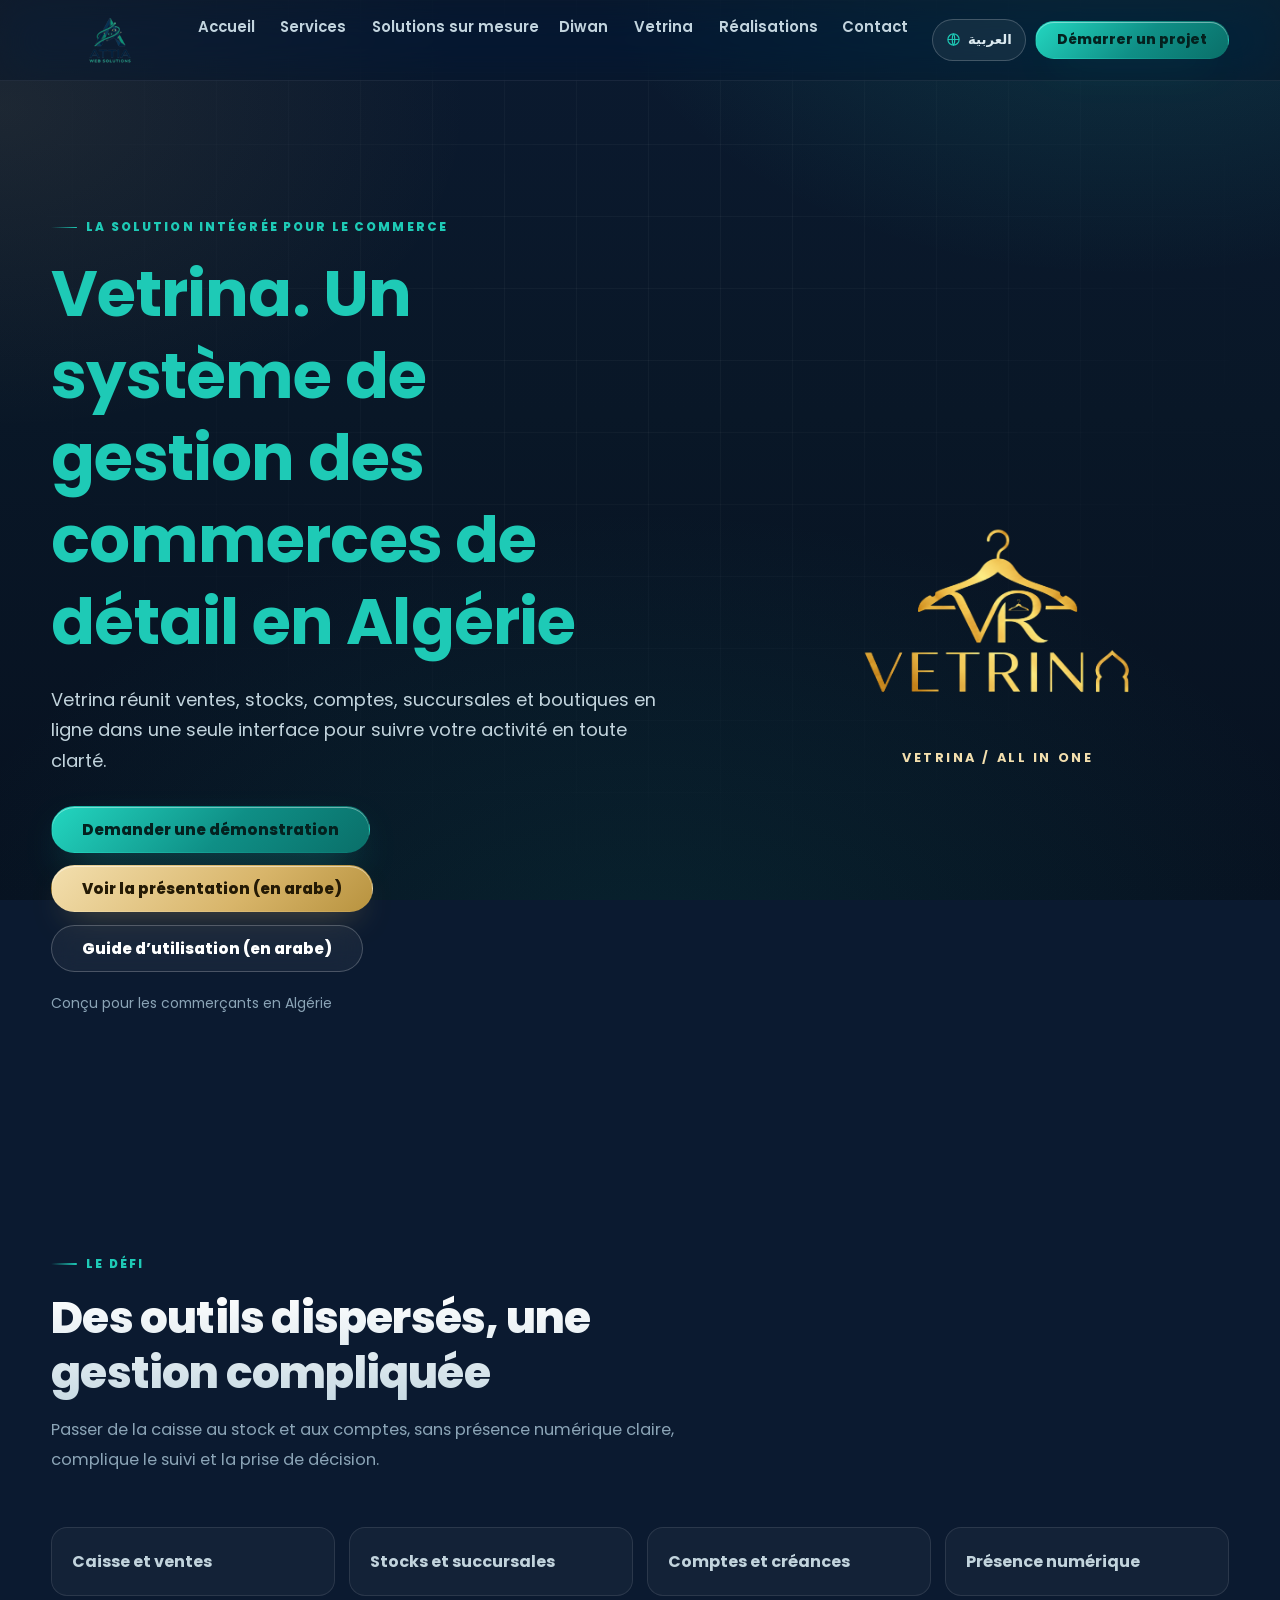
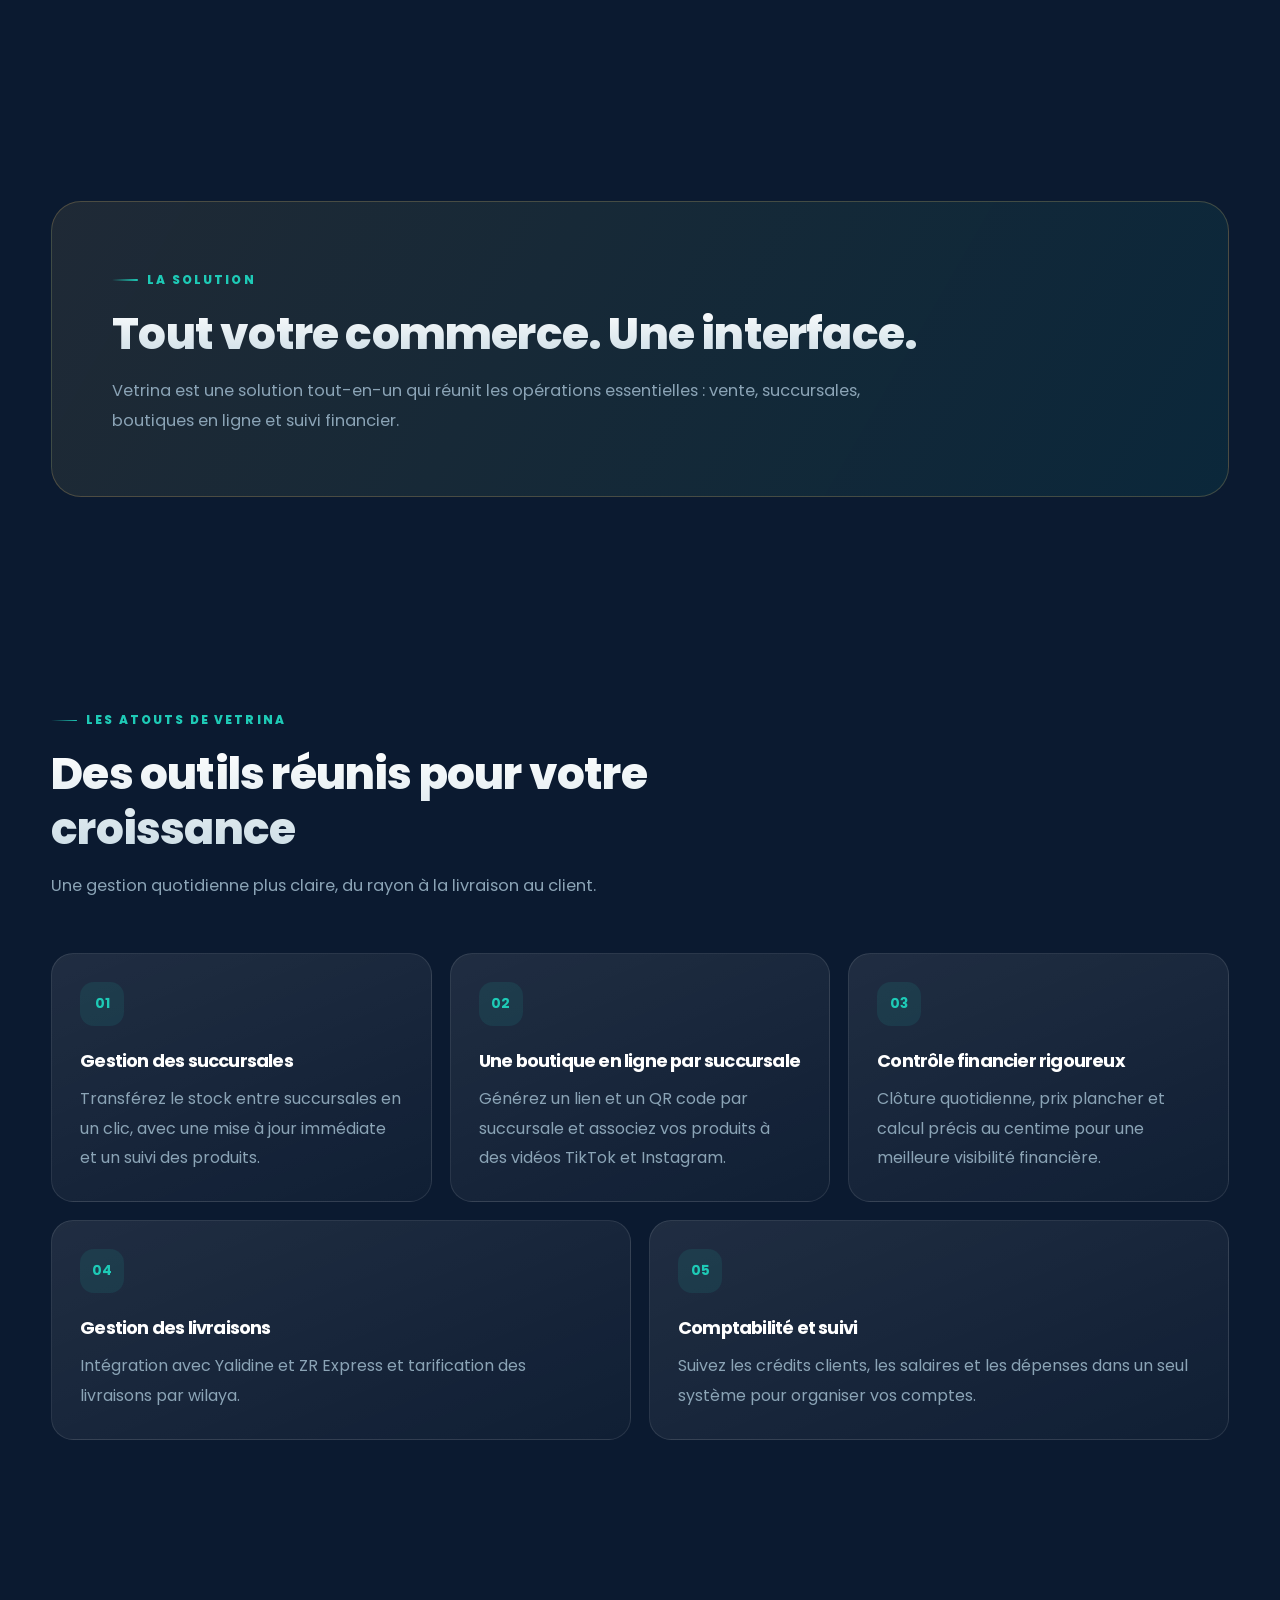
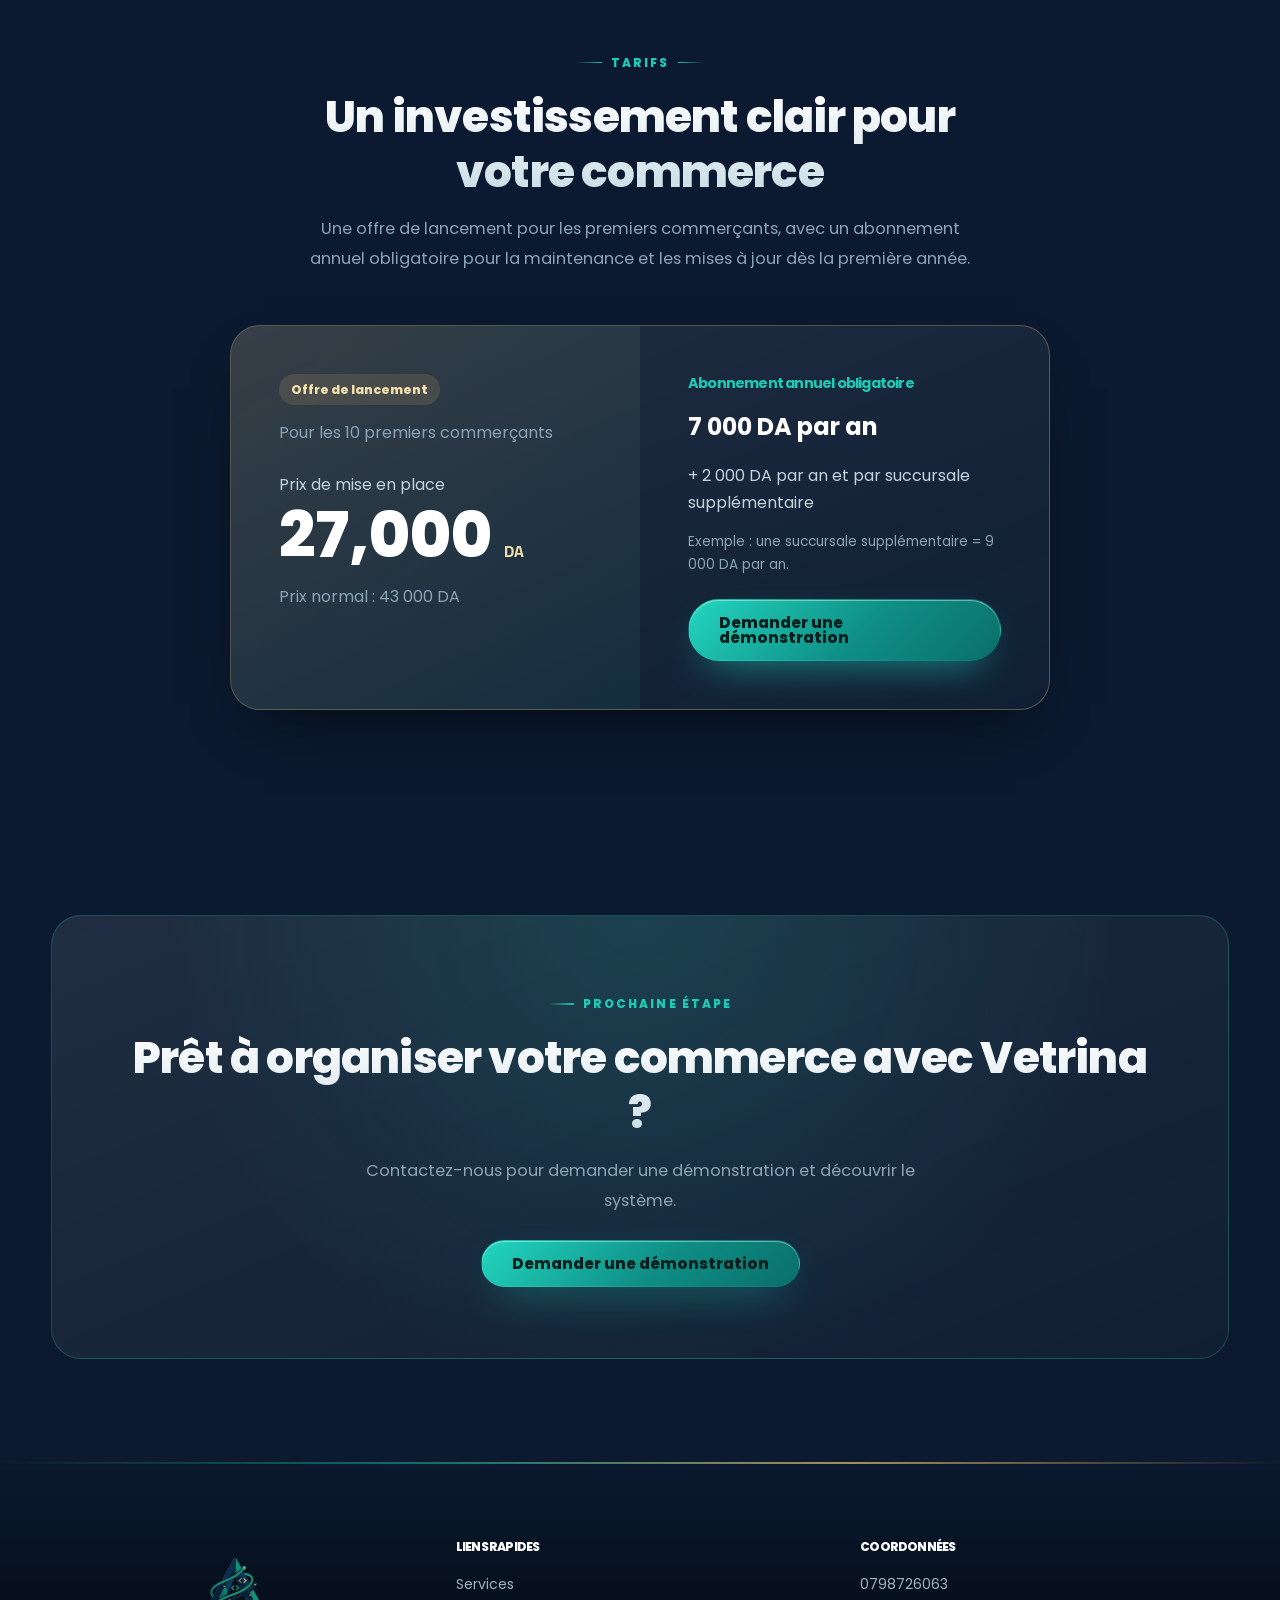
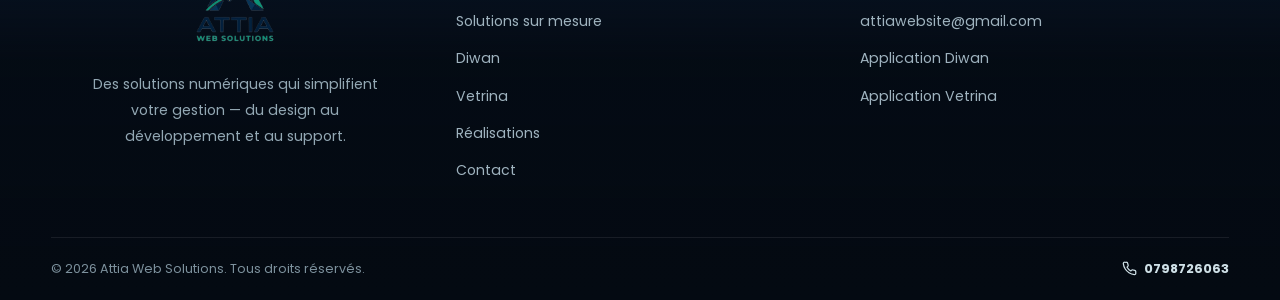
<file: vetrina-fr.html>
<!DOCTYPE html><html lang="fr" dir="ltr"><head>
<meta charset="UTF-8">
<meta name="viewport" content="width=device-width, initial-scale=1">
<title data-i18n="v.page.title">Vetrina — Gestion des commerces de détail | Attia Web Solutions</title>
<meta name="description" content="Découvrez Vetrina : gestion des commerces, des stocks, des succursales et des boutiques en ligne en Algérie.">
<meta name="theme-color" content="#0b1a30">
<link rel="canonical" href="https://diwanpro.github.io/attia-website/vetrina-fr.html">
<link rel="alternate" hreflang="ar" href="https://diwanpro.github.io/attia-website/vetrina.html">
<link rel="alternate" hreflang="fr" href="https://diwanpro.github.io/attia-website/vetrina-fr.html">
<link rel="alternate" hreflang="x-default" href="https://diwanpro.github.io/attia-website/vetrina.html">
<meta property="og:type" content="website"><meta property="og:title" content="Vetrina — Attia Web Solutions">
<meta property="og:description" content="Vetrina : solution intégrée de gestion du commerce de détail en Algérie.">
<meta property="og:url" content="https://diwanpro.github.io/attia-website/vetrina-fr.html"><meta property="og:image" content="https://diwanpro.github.io/attia-website/logo.png">
<link rel="icon" type="image/png" href="./logo.png"><link rel="apple-touch-icon" href="./logo.png">
<link rel="preconnect" href="https://fonts.googleapis.com"><link rel="preconnect" href="https://fonts.gstatic.com" crossorigin="">
<link href="https://fonts.googleapis.com/css2?family=Cairo:wght@400;600;700;800;900&amp;family=Poppins:wght@400;500;600;700;800&amp;display=swap" rel="stylesheet">

<link rel="stylesheet" href="./assets/base.css"><link rel="stylesheet" href="./assets/site.css"><link rel="stylesheet" href="./assets/vetrina.css">

<script src="./assets/i18n.js" defer=""></script><script src="./assets/site.js" defer=""></script>
</head>
<body>
<a class="skip-link" href="#main" data-i18n="skip">Aller au contenu</a>
<header class="site-header" id="siteHeader">
  <div class="container nav">
    <a class="brand" href="./fr.html#top" aria-label="Attia Web Solutions">
      <span class="logo-chip"><img src="./assets/attia-logo.png" alt="Attia Web Solutions" width="1408" height="768"></span>
    </a>

    <nav aria-label="Navigation">
      <ul class="nav-links">
        <li><a href="./fr.html#top" data-i18n="nav.home">Accueil</a></li>
        <li><a href="./fr.html#services" data-i18n="nav.services">Services</a></li>
        <li><a href="./custom-services-fr.html" data-i18n="nav.custom">Solutions sur mesure</a></li>
        <li><a href="./fr.html#diwan" data-i18n="nav.diwan">Diwan</a></li>
        <li><a href="./vetrina-fr.html" data-i18n="nav.vetrina">Vetrina</a></li>
        <li><a href="./fr.html#portfolio" data-i18n="nav.portfolio">Réalisations</a></li>
        <li><a href="./fr.html#contact" data-i18n="nav.contact">Contact</a></li>
      </ul>
    </nav>

    <div class="nav-actions">
      <a class="lang-btn" id="langToggle" href="./vetrina.html" hreflang="ar" lang="ar" aria-label="Passer à l'arabe" data-i18n-aria="lang.aria">
        <svg viewBox="0 0 24 24" fill="none" stroke="currentColor" stroke-width="1.8" aria-hidden="true">
          <circle cx="12" cy="12" r="9"></circle><path d="M3 12h18M12 3c2.6 2.7 2.6 15.3 0 18M12 3c-2.6 2.7-2.6 15.3 0 18"></path>
        </svg>
        <span id="langLabel">العربية</span>
      </a>

      <a href="./fr.html#contact" class="btn btn-primary nav-cta" data-i18n="nav.cta">Démarrer un projet</a>

      <button class="menu-btn" id="menuBtn" type="button" aria-expanded="false" aria-controls="mobileMenu" aria-label="Menu" data-i18n-aria="nav.menu">
        <span></span>
      </button>
    </div>
  </div>

  <div class="mobile-menu" id="mobileMenu">
    <div class="container">
      <ul>
        <li><a href="./fr.html#top" data-i18n="nav.home">Accueil</a></li>
        <li><a href="./fr.html#services" data-i18n="nav.services">Services</a></li>
        <li><a href="./custom-services-fr.html" data-i18n="nav.custom">Solutions sur mesure</a></li>
        <li><a href="./fr.html#diwan" data-i18n="nav.diwan">Diwan</a></li>
        <li><a href="./vetrina-fr.html" data-i18n="nav.vetrina">Vetrina</a></li>
        <li><a href="./fr.html#portfolio" data-i18n="nav.portfolio">Réalisations</a></li>
        <li><a href="./fr.html#contact" data-i18n="nav.contact">Contact</a></li>
      </ul>
    </div>
  </div>
</header>
<main id="main">
  <section class="vt-hero" id="top"><div class="container vt-hero-grid">
    <div data-aos="fade-up">
      <span class="eyebrow" data-i18n="v.hero.kicker">La solution intégrée pour le commerce</span>
      <h1><span>Vetrina.</span> <span data-i18n="v.hero.title">Un système de gestion des commerces de détail en Algérie</span></h1>
      <p data-i18n="v.hero.desc">Vetrina réunit ventes, stocks, comptes, succursales et boutiques en ligne dans une seule interface pour suivre votre activité en toute clarté.</p>
      <div class="vt-hero-actions">
        <a class="btn btn-primary" href="./fr.html?product=Vetrina#contact" data-i18n="v.demo">Demander une démonstration</a>
        <a class="btn btn-gold" href="https://vetrina-app-wheat.vercel.app/vetrina-pitch-deck.html" target="_blank" rel="noopener noreferrer" data-i18n="v.presentation">Voir la présentation (en arabe)</a>
        <a class="btn btn-ghost" href="https://vetrina-app-wheat.vercel.app/vetrina-guide.html" target="_blank" rel="noopener noreferrer" data-i18n="v.guide">Guide d’utilisation (en arabe)</a>
      </div>
      <span class="vt-hero-note" data-i18n="v.hero.note">Conçu pour les commerçants en Algérie</span>
    </div>
    <div class="vt-visual" data-aos="fade-up" aria-label="Vetrina"><div class="vt-mark"><img src="./assets/vetrina-logo.png" alt="Vetrina" width="1697" height="927" decoding="async" /></div><span class="vt-visual-label">VETRINA / ALL IN ONE</span></div>
  </div></section>
  <section class="section"><div class="container">
    <div class="section-head" data-aos="fade-up"><span class="eyebrow" data-i18n="v.problem.kicker">Le défi</span><h2 class="section-title" data-i18n="v.problem.title">Des outils dispersés, une gestion compliquée</h2><p class="section-sub" data-i18n="v.problem.desc">Passer de la caisse au stock et aux comptes, sans présence numérique claire, complique le suivi et la prise de décision.</p></div>
    <div class="vt-problem-grid" data-aos="fade-up"><span data-i18n="v.problem.one">Caisse et ventes</span><span data-i18n="v.problem.two">Stocks et succursales</span><span data-i18n="v.problem.three">Comptes et créances</span><span data-i18n="v.problem.four">Présence numérique</span></div>
  </div></section>
  <section class="section"><div class="container"><div class="vt-solution" data-aos="fade-up"><span class="eyebrow" data-i18n="v.solution.kicker">La solution</span><h2 class="section-title" data-i18n="v.solution.title">Tout votre commerce. Une interface.</h2><p class="section-sub" data-i18n="v.solution.desc">Vetrina est une solution tout-en-un qui réunit les opérations essentielles : vente, succursales, boutiques en ligne et suivi financier.</p></div></div></section>
  <section class="section" id="features"><div class="container">
    <div class="section-head" data-aos="fade-up"><span class="eyebrow" data-i18n="v.features.kicker">Les atouts de Vetrina</span><h2 class="section-title" data-i18n="v.features.title">Des outils réunis pour votre croissance</h2><p class="section-sub" data-i18n="v.features.desc">Une gestion quotidienne plus claire, du rayon à la livraison au client.</p></div>
    <div class="vt-features">
      <article class="vt-feature" data-aos="fade-up"><span class="vt-feature-index">01</span><h3 data-i18n="v.f1.title">Gestion des succursales</h3><p data-i18n="v.f1.desc">Transférez le stock entre succursales en un clic, avec une mise à jour immédiate et un suivi des produits.</p></article>
      <article class="vt-feature" data-aos="fade-up"><span class="vt-feature-index">02</span><h3 data-i18n="v.f2.title">Une boutique en ligne par succursale</h3><p data-i18n="v.f2.desc">Générez un lien et un QR code par succursale et associez vos produits à des vidéos TikTok et Instagram.</p></article>
      <article class="vt-feature" data-aos="fade-up"><span class="vt-feature-index">03</span><h3 data-i18n="v.f3.title">Contrôle financier rigoureux</h3><p data-i18n="v.f3.desc">Clôture quotidienne, prix plancher et calcul précis au centime pour une meilleure visibilité financière.</p></article>
      <article class="vt-feature" data-aos="fade-up"><span class="vt-feature-index">04</span><h3 data-i18n="v.f4.title">Gestion des livraisons</h3><p data-i18n="v.f4.desc">Intégration avec Yalidine et ZR Express et tarification des livraisons par wilaya.</p></article>
      <article class="vt-feature" data-aos="fade-up"><span class="vt-feature-index">05</span><h3 data-i18n="v.f5.title">Comptabilité et suivi</h3><p data-i18n="v.f5.desc">Suivez les crédits clients, les salaires et les dépenses dans un seul système pour organiser vos comptes.</p></article>
    </div>
  </div></section>
  <section class="section" id="pricing"><div class="container">
    <div class="section-head center" data-aos="fade-up"><span class="eyebrow" data-i18n="v.pricing.kicker">Tarifs</span><h2 class="section-title" data-i18n="v.pricing.title">Un investissement clair pour votre commerce</h2><p class="section-sub" data-i18n="v.pricing.desc">Une offre de lancement pour les premiers commerçants, avec un abonnement annuel obligatoire pour la maintenance et les mises à jour dès la première année.</p></div>
    <div class="vt-price-card" data-aos="fade-up">
      <div class="vt-price-main"><span class="vt-price-badge" data-i18n="v.pricing.offer">Offre de lancement</span><p class="vt-price-limited" data-i18n="v.pricing.limited">Pour les 10 premiers commerçants</p><span class="vt-price-label" data-i18n="v.pricing.setup">Prix de mise en place</span><div class="vt-price-number"><bdi>27,000</bdi> <small data-i18n="v.pricing.currency">DA</small></div><p class="vt-price-normal" data-i18n="v.pricing.normal">Prix normal : 43 000 DA</p></div>
      <div class="vt-price-details"><h3 data-i18n="v.pricing.annual.label">Abonnement annuel obligatoire</h3><strong data-i18n="v.pricing.annual">7 000 DA par an</strong><p data-i18n="v.pricing.branch">+ 2 000 DA par an et par succursale supplémentaire</p><p class="vt-example" data-i18n="v.pricing.example">Exemple : une succursale supplémentaire = 9 000 DA par an.</p><a class="btn btn-primary" href="./fr.html?product=Vetrina#contact" data-i18n="v.pricing.action">Demander une démonstration</a></div>
    </div>
  </div></section>
  <section class="section"><div class="container"><div class="vt-cta" data-aos="fade-up"><span class="eyebrow" data-i18n="v.cta.kicker">Prochaine étape</span><h2 class="section-title" data-i18n="v.cta.title">Prêt à organiser votre commerce avec Vetrina ?</h2><p class="section-sub" data-i18n="v.cta.desc">Contactez-nous pour demander une démonstration et découvrir le système.</p><a class="btn btn-primary" href="./fr.html?product=Vetrina#contact" data-i18n="v.demo">Demander une démonstration</a></div></div></section>
</main>
<footer class="site-footer">
  <div class="container">
    <div class="footer-grid">
      <div class="footer-brand">
        <span class="footer-logo"><img src="./assets/attia-logo.png" alt="Attia Web Solutions" width="1408" height="768" loading="lazy" decoding="async" /></span>
        <p data-i18n="footer.tagline">Des solutions numériques qui simplifient votre gestion — du design au développement et au support.</p>
      </div>
      <div class="footer-col">
        <h2 data-i18n="footer.links">Liens rapides</h2>
        <ul>
          <li><a href="./fr.html#services" data-i18n="nav.services">Services</a></li>
          <li><a href="./custom-services-fr.html" data-i18n="nav.custom">Solutions sur mesure</a></li>
          <li><a href="./fr.html#diwan" data-i18n="nav.diwan">Diwan</a></li>
        <li><a href="./vetrina-fr.html" data-i18n="nav.vetrina">Vetrina</a></li>
          <li><a href="./fr.html#portfolio" data-i18n="nav.portfolio">Réalisations</a></li>
          <li><a href="./fr.html#contact" data-i18n="nav.contact">Contact</a></li>
        </ul>
      </div>
      <div class="footer-col">
        <h2 data-i18n="footer.contactTitle">Coordonnées</h2>
        <ul>
          <li><a href="tel:+213798726063" dir="ltr">0798726063</a></li>
          <li><a href="mailto:attiawebsite@gmail.com" dir="ltr">attiawebsite@gmail.com</a></li>
          <li><a href="https://diwanpro.github.io/Diwan.app/" target="_blank" rel="noopener noreferrer" data-i18n="footer.diwan">Application Diwan</a></li>
          <li><a href="./vetrina-fr.html" data-i18n="footer.vetrina">Application Vetrina</a></li>
        </ul>
      </div>
    </div>
    <div class="footer-bottom">
      <span data-i18n="footer.rights">© 2026 Attia Web Solutions. Tous droits réservés.</span>
      <a class="footer-phone" href="tel:+213798726063" dir="ltr">
        <svg width="15" height="15" viewBox="0 0 24 24" fill="none" stroke="currentColor" stroke-width="2" stroke-linecap="round" stroke-linejoin="round" aria-hidden="true"><path d="M22 16.9v3a2 2 0 0 1-2.2 2 19.8 19.8 0 0 1-8.6-3.1 19.5 19.5 0 0 1-6-6A19.8 19.8 0 0 1 2.1 4.2 2 2 0 0 1 4.1 2h3a2 2 0 0 1 2 1.7c.1 1 .4 1.9.7 2.8a2 2 0 0 1-.5 2.1L8.1 9.9a16 16 0 0 0 6 6l1.3-1.3a2 2 0 0 1 2.1-.4c.9.3 1.8.6 2.8.7a2 2 0 0 1 1.7 2Z"></path></svg>
        0798726063
      </a>
    </div>
  </div>
</footer>


</body></html>
</file>
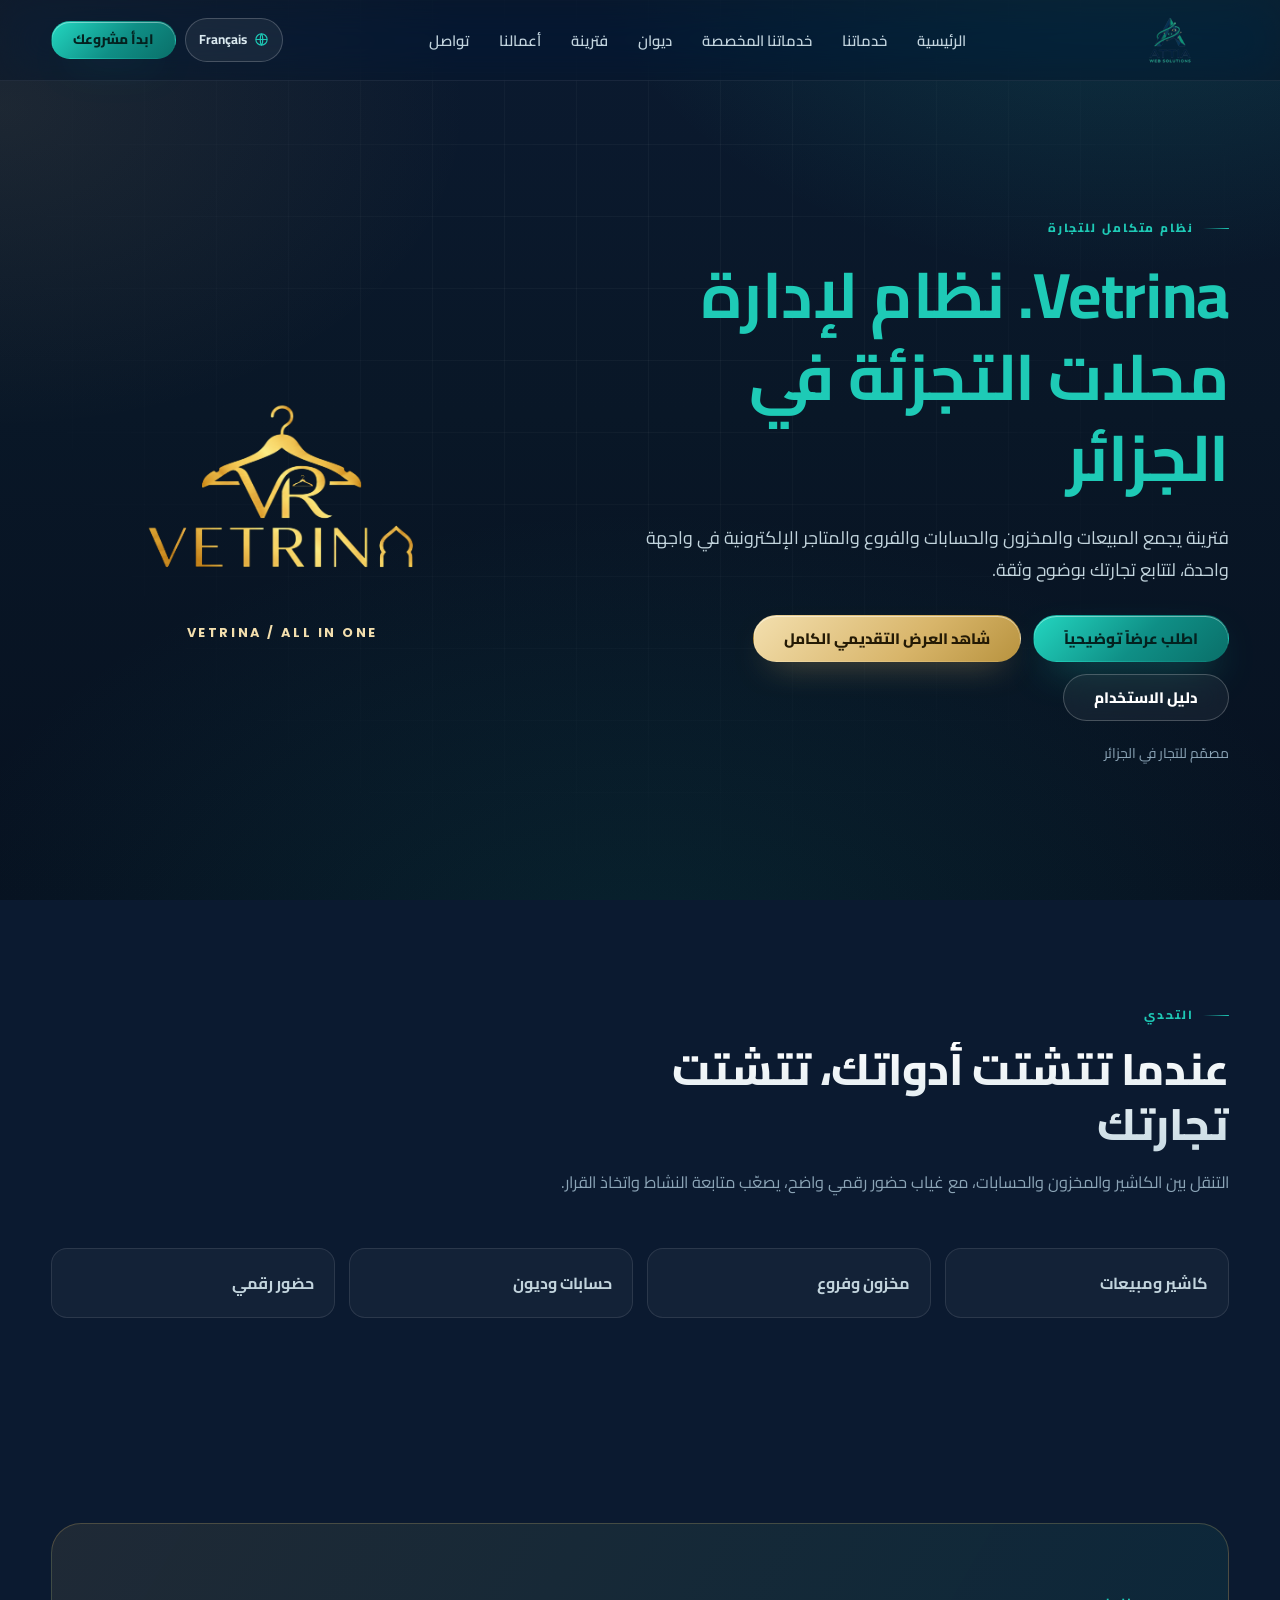
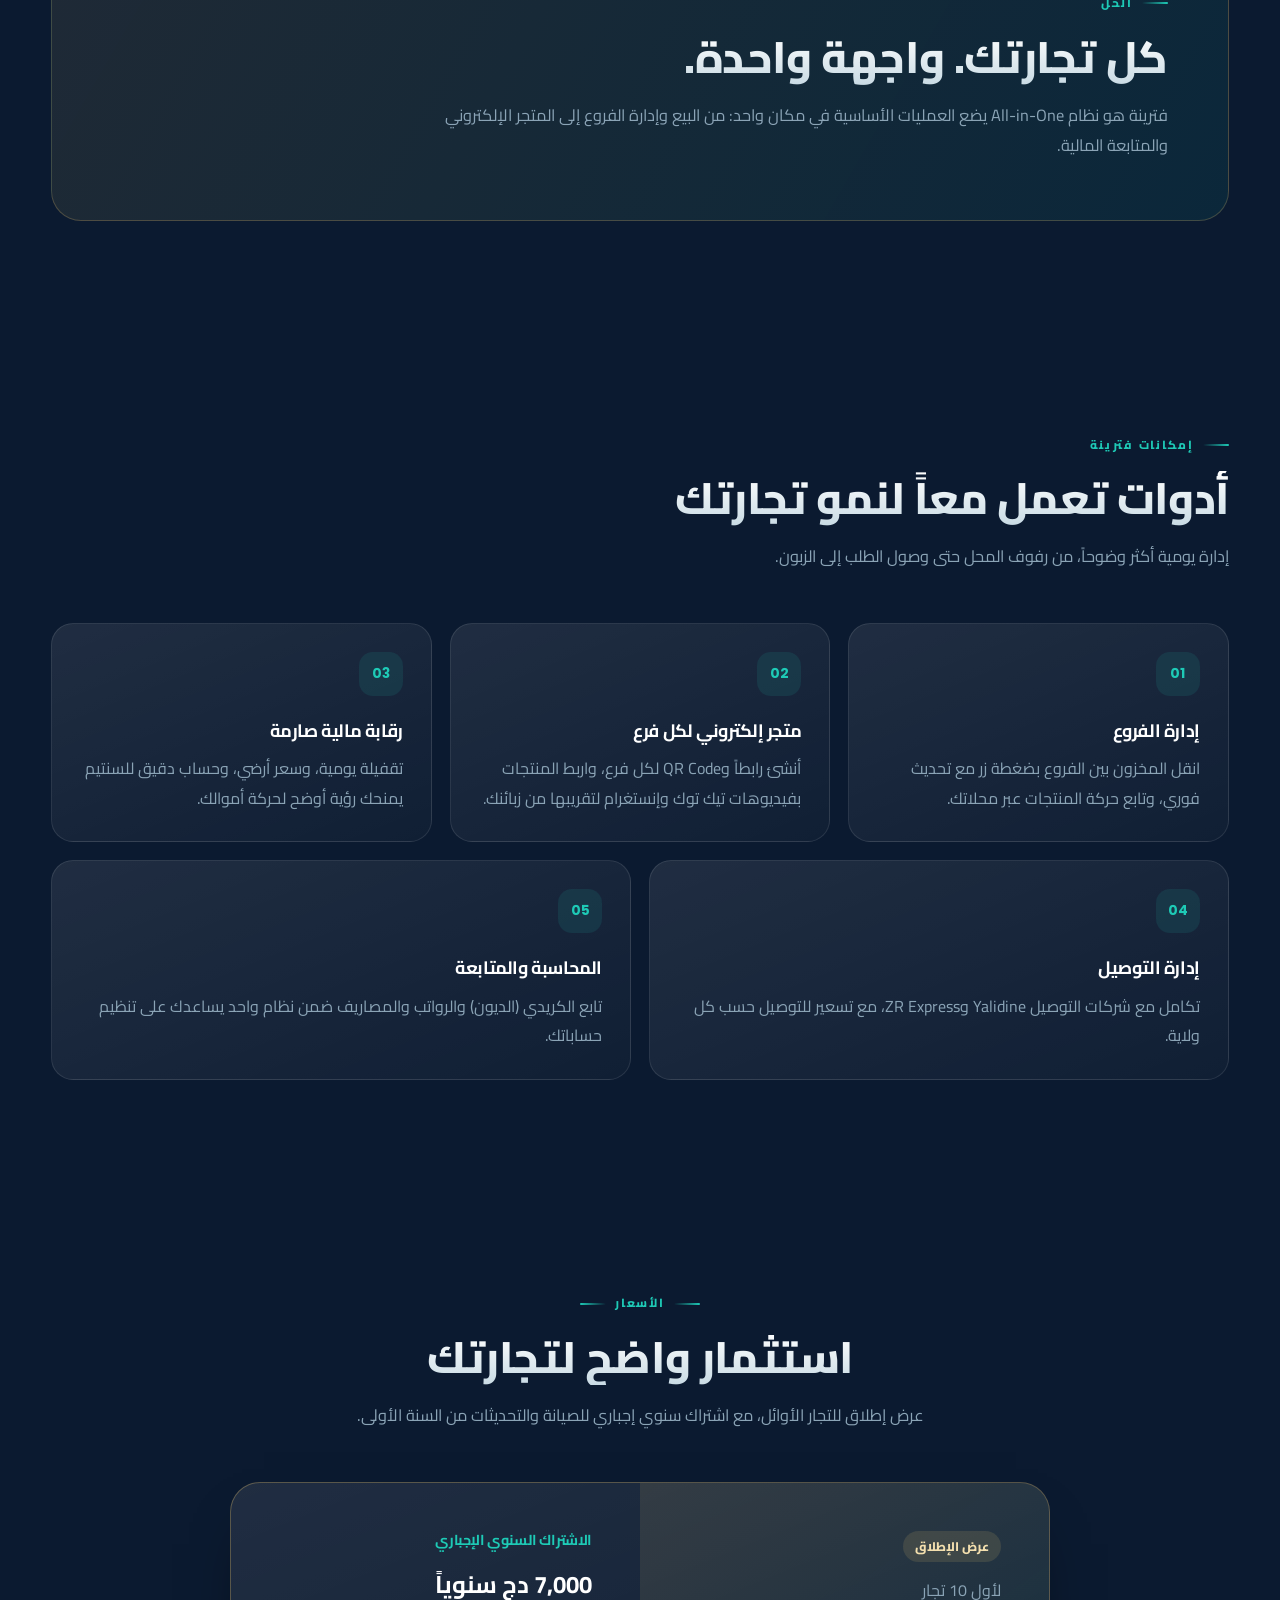
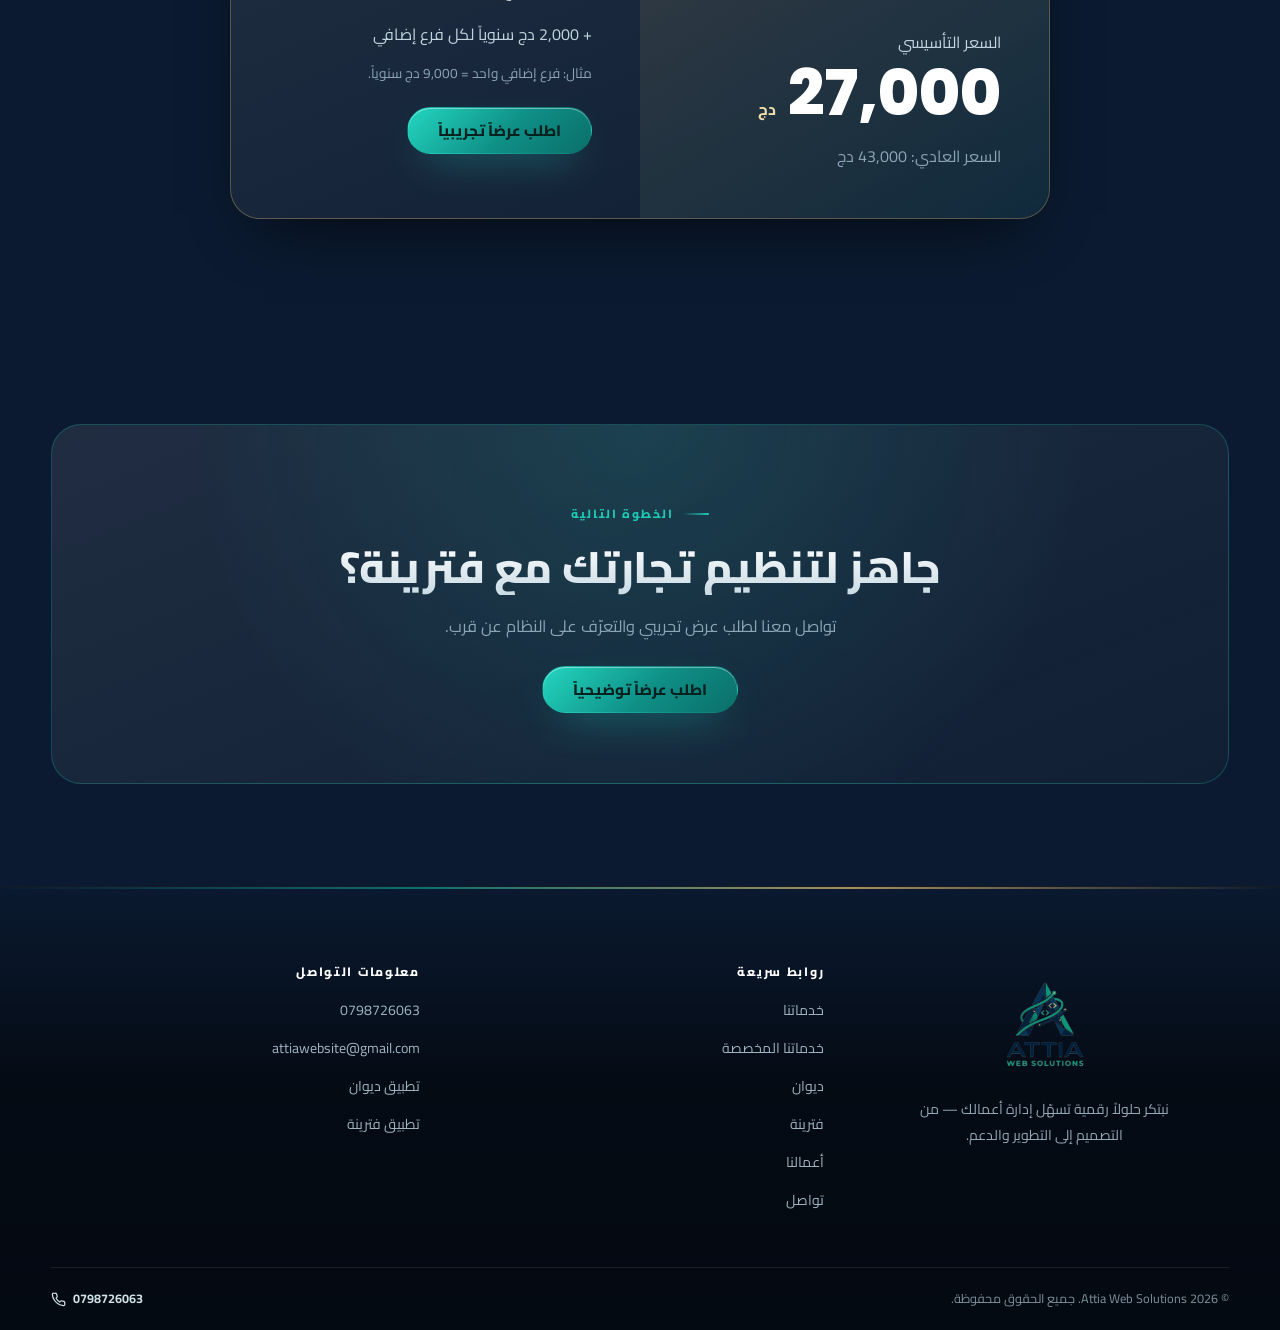
<file: vetrina.html>
<!DOCTYPE html>
<html lang="ar" dir="rtl">
<head>
<meta charset="UTF-8" />
<meta name="viewport" content="width=device-width, initial-scale=1" />
<title data-i18n="v.page.title">فترينة — نظام إدارة محلات التجزئة | Attia Web Solutions</title>
<meta name="description" content="اكتشف فترينة: نظام لإدارة محلات التجزئة والمخزون والفروع والمتاجر الإلكترونية في الجزائر." />
<meta name="theme-color" content="#0b1a30" />
<link rel="canonical" href="https://diwanpro.github.io/attia-website/vetrina.html" />
<link rel="alternate" hreflang="ar" href="https://diwanpro.github.io/attia-website/vetrina.html" />
<link rel="alternate" hreflang="fr" href="https://diwanpro.github.io/attia-website/vetrina-fr.html" />
<link rel="alternate" hreflang="x-default" href="https://diwanpro.github.io/attia-website/vetrina.html" />
<meta property="og:type" content="website" /><meta property="og:title" content="Vetrina — Attia Web Solutions" />
<meta property="og:description" content="فترينة: نظام متكامل لإدارة تجارة التجزئة في الجزائر." />
<meta property="og:url" content="https://diwanpro.github.io/attia-website/vetrina.html" /><meta property="og:image" content="https://diwanpro.github.io/attia-website/logo.png" />
<link rel="icon" type="image/png" href="./logo.png" /><link rel="apple-touch-icon" href="./logo.png" />
<link rel="preconnect" href="https://fonts.googleapis.com" /><link rel="preconnect" href="https://fonts.gstatic.com" crossorigin />
<link href="https://fonts.googleapis.com/css2?family=Cairo:wght@400;600;700;800;900&family=Poppins:wght@400;500;600;700;800&display=swap" rel="stylesheet" />

<link rel="stylesheet" href="./assets/base.css" /><link rel="stylesheet" href="./assets/site.css" /><link rel="stylesheet" href="./assets/vetrina.css" />

<script src="./assets/i18n.js" defer></script><script src="./assets/site.js" defer></script>
</head>
<body>
<a class="skip-link" href="#main" data-i18n="skip">تخطَّ إلى المحتوى</a>
<header class="site-header" id="siteHeader">
  <div class="container nav">
    <a class="brand" href="./#top" aria-label="Attia Web Solutions">
      <span class="logo-chip"><img src="./assets/attia-logo.png" alt="Attia Web Solutions" width="1408" height="768" /></span>
    </a>

    <nav aria-label="Navigation">
      <ul class="nav-links">
        <li><a href="./#top" data-i18n="nav.home">الرئيسية</a></li>
        <li><a href="./#services" data-i18n="nav.services">خدماتنا</a></li>
        <li><a href="./custom-services.html" data-i18n="nav.custom">خدماتنا المخصصة</a></li>
        <li><a href="./#diwan" data-i18n="nav.diwan">ديوان</a></li>
        <li><a href="./vetrina.html" data-i18n="nav.vetrina">فترينة</a></li>
        <li><a href="./#portfolio" data-i18n="nav.portfolio">أعمالنا</a></li>
        <li><a href="./#contact" data-i18n="nav.contact">تواصل</a></li>
      </ul>
    </nav>

    <div class="nav-actions">
      <a class="lang-btn" id="langToggle" href="./vetrina-fr.html" hreflang="fr" lang="fr" aria-label="Français" data-i18n-aria="lang.aria">
        <svg viewBox="0 0 24 24" fill="none" stroke="currentColor" stroke-width="1.8" aria-hidden="true">
          <circle cx="12" cy="12" r="9" /><path d="M3 12h18M12 3c2.6 2.7 2.6 15.3 0 18M12 3c-2.6 2.7-2.6 15.3 0 18" />
        </svg>
        <span id="langLabel">Français</span>
      </a>

      <a href="./#contact" class="btn btn-primary nav-cta" data-i18n="nav.cta">ابدأ مشروعك</a>

      <button class="menu-btn" id="menuBtn" type="button" aria-expanded="false" aria-controls="mobileMenu" aria-label="القائمة" data-i18n-aria="nav.menu">
        <span></span>
      </button>
    </div>
  </div>

  <div class="mobile-menu" id="mobileMenu">
    <div class="container">
      <ul>
        <li><a href="./#top" data-i18n="nav.home">الرئيسية</a></li>
        <li><a href="./#services" data-i18n="nav.services">خدماتنا</a></li>
        <li><a href="./custom-services.html" data-i18n="nav.custom">خدماتنا المخصصة</a></li>
        <li><a href="./#diwan" data-i18n="nav.diwan">ديوان</a></li>
        <li><a href="./vetrina.html" data-i18n="nav.vetrina">فترينة</a></li>
        <li><a href="./#portfolio" data-i18n="nav.portfolio">أعمالنا</a></li>
        <li><a href="./#contact" data-i18n="nav.contact">تواصل</a></li>
      </ul>
    </div>
  </div>
</header>
<main id="main">
  <section class="vt-hero" id="top"><div class="container vt-hero-grid">
    <div data-aos="fade-up">
      <span class="eyebrow" data-i18n="v.hero.kicker">نظام متكامل للتجارة</span>
      <h1><span>Vetrina.</span> <span data-i18n="v.hero.title">نظام لإدارة محلات التجزئة في الجزائر</span></h1>
      <p data-i18n="v.hero.desc">فترينة يجمع المبيعات والمخزون والحسابات والفروع والمتاجر الإلكترونية في واجهة واحدة، لتتابع تجارتك بوضوح وثقة.</p>
      <div class="vt-hero-actions">
        <a class="btn btn-primary" href="./?product=Vetrina#contact" data-i18n="v.demo">اطلب عرضاً توضيحياً</a>
        <a class="btn btn-gold" href="https://vetrina-app-wheat.vercel.app/vetrina-pitch-deck.html" target="_blank" rel="noopener noreferrer" data-i18n="v.presentation">شاهد العرض التقديمي الكامل</a>
        <a class="btn btn-ghost" href="https://vetrina-app-wheat.vercel.app/vetrina-guide.html" target="_blank" rel="noopener noreferrer" data-i18n="v.guide">دليل الاستخدام</a>
      </div>
      <span class="vt-hero-note" data-i18n="v.hero.note">مصمّم للتجار في الجزائر</span>
    </div>
    <div class="vt-visual" data-aos="fade-up" aria-label="Vetrina"><div class="vt-mark"><img src="./assets/vetrina-logo.png" alt="Vetrina" width="1697" height="927" decoding="async" /></div><span class="vt-visual-label">VETRINA / ALL IN ONE</span></div>
  </div></section>
  <section class="section"><div class="container">
    <div class="section-head" data-aos="fade-up"><span class="eyebrow" data-i18n="v.problem.kicker">التحدي</span><h2 class="section-title" data-i18n="v.problem.title">عندما تتشتت أدواتك، تتشتت تجارتك</h2><p class="section-sub" data-i18n="v.problem.desc">التنقل بين الكاشير والمخزون والحسابات، مع غياب حضور رقمي واضح، يصعّب متابعة النشاط واتخاذ القرار.</p></div>
    <div class="vt-problem-grid" data-aos="fade-up"><span data-i18n="v.problem.one">كاشير ومبيعات</span><span data-i18n="v.problem.two">مخزون وفروع</span><span data-i18n="v.problem.three">حسابات وديون</span><span data-i18n="v.problem.four">حضور رقمي</span></div>
  </div></section>
  <section class="section"><div class="container"><div class="vt-solution" data-aos="fade-up"><span class="eyebrow" data-i18n="v.solution.kicker">الحل</span><h2 class="section-title" data-i18n="v.solution.title">كل تجارتك. واجهة واحدة.</h2><p class="section-sub" data-i18n="v.solution.desc">فترينة هو نظام All-in-One يضع العمليات الأساسية في مكان واحد: من البيع وإدارة الفروع إلى المتجر الإلكتروني والمتابعة المالية.</p></div></div></section>
  <section class="section" id="features"><div class="container">
    <div class="section-head" data-aos="fade-up"><span class="eyebrow" data-i18n="v.features.kicker">إمكانات فترينة</span><h2 class="section-title" data-i18n="v.features.title">أدوات تعمل معاً لنمو تجارتك</h2><p class="section-sub" data-i18n="v.features.desc">إدارة يومية أكثر وضوحاً، من رفوف المحل حتى وصول الطلب إلى الزبون.</p></div>
    <div class="vt-features">
      <article class="vt-feature" data-aos="fade-up"><span class="vt-feature-index">01</span><h3 data-i18n="v.f1.title">إدارة الفروع</h3><p data-i18n="v.f1.desc">انقل المخزون بين الفروع بضغطة زر مع تحديث فوري، وتابع حركة المنتجات عبر محلاتك.</p></article>
      <article class="vt-feature" data-aos="fade-up"><span class="vt-feature-index">02</span><h3 data-i18n="v.f2.title">متجر إلكتروني لكل فرع</h3><p data-i18n="v.f2.desc">أنشئ رابطاً وQR Code لكل فرع، واربط المنتجات بفيديوهات تيك توك وإنستغرام لتقريبها من زبائنك.</p></article>
      <article class="vt-feature" data-aos="fade-up"><span class="vt-feature-index">03</span><h3 data-i18n="v.f3.title">رقابة مالية صارمة</h3><p data-i18n="v.f3.desc">تقفيلة يومية، وسعر أرضي، وحساب دقيق للسنتيم يمنحك رؤية أوضح لحركة أموالك.</p></article>
      <article class="vt-feature" data-aos="fade-up"><span class="vt-feature-index">04</span><h3 data-i18n="v.f4.title">إدارة التوصيل</h3><p data-i18n="v.f4.desc">تكامل مع شركات التوصيل Yalidine وZR Express، مع تسعير للتوصيل حسب كل ولاية.</p></article>
      <article class="vt-feature" data-aos="fade-up"><span class="vt-feature-index">05</span><h3 data-i18n="v.f5.title">المحاسبة والمتابعة</h3><p data-i18n="v.f5.desc">تابع الكريدي (الديون) والرواتب والمصاريف ضمن نظام واحد يساعدك على تنظيم حساباتك.</p></article>
    </div>
  </div></section>
  <section class="section" id="pricing"><div class="container">
    <div class="section-head center" data-aos="fade-up"><span class="eyebrow" data-i18n="v.pricing.kicker">الأسعار</span><h2 class="section-title" data-i18n="v.pricing.title">استثمار واضح لتجارتك</h2><p class="section-sub" data-i18n="v.pricing.desc">عرض إطلاق للتجار الأوائل، مع اشتراك سنوي إجباري للصيانة والتحديثات من السنة الأولى.</p></div>
    <div class="vt-price-card" data-aos="fade-up">
      <div class="vt-price-main"><span class="vt-price-badge" data-i18n="v.pricing.offer">عرض الإطلاق</span><p class="vt-price-limited" data-i18n="v.pricing.limited">لأول 10 تجار</p><span class="vt-price-label" data-i18n="v.pricing.setup">السعر التأسيسي</span><div class="vt-price-number"><bdi>27,000</bdi> <small data-i18n="v.pricing.currency">دج</small></div><p class="vt-price-normal" data-i18n="v.pricing.normal">السعر العادي: 43,000 دج</p></div>
      <div class="vt-price-details"><h3 data-i18n="v.pricing.annual.label">الاشتراك السنوي الإجباري</h3><strong data-i18n="v.pricing.annual">7,000 دج سنوياً</strong><p data-i18n="v.pricing.branch">+ 2,000 دج سنوياً لكل فرع إضافي</p><p class="vt-example" data-i18n="v.pricing.example">مثال: فرع إضافي واحد = 9,000 دج سنوياً.</p><a class="btn btn-primary" href="./?product=Vetrina#contact" data-i18n="v.pricing.action">اطلب عرضاً تجريبياً</a></div>
    </div>
  </div></section>
  <section class="section"><div class="container"><div class="vt-cta" data-aos="fade-up"><span class="eyebrow" data-i18n="v.cta.kicker">الخطوة التالية</span><h2 class="section-title" data-i18n="v.cta.title">جاهز لتنظيم تجارتك مع فترينة؟</h2><p class="section-sub" data-i18n="v.cta.desc">تواصل معنا لطلب عرض تجريبي والتعرّف على النظام عن قرب.</p><a class="btn btn-primary" href="./?product=Vetrina#contact" data-i18n="v.demo">اطلب عرضاً توضيحياً</a></div></div></section>
</main>
<footer class="site-footer">
  <div class="container">
    <div class="footer-grid">
      <div class="footer-brand">
        <span class="footer-logo"><img src="./assets/attia-logo.png" alt="Attia Web Solutions" width="1408" height="768" loading="lazy" decoding="async" /></span>
        <p data-i18n="footer.tagline">نبتكر حلولاً رقمية تسهّل إدارة أعمالك — من التصميم إلى التطوير والدعم.</p>
      </div>
      <div class="footer-col">
        <h2 data-i18n="footer.links">روابط سريعة</h2>
        <ul>
          <li><a href="./#services" data-i18n="nav.services">خدماتنا</a></li>
          <li><a href="./custom-services.html" data-i18n="nav.custom">خدماتنا المخصصة</a></li>
          <li><a href="./#diwan" data-i18n="nav.diwan">ديوان</a></li>
        <li><a href="./vetrina.html" data-i18n="nav.vetrina">فترينة</a></li>
          <li><a href="./#portfolio" data-i18n="nav.portfolio">أعمالنا</a></li>
          <li><a href="./#contact" data-i18n="nav.contact">تواصل</a></li>
        </ul>
      </div>
      <div class="footer-col">
        <h2 data-i18n="footer.contactTitle">معلومات التواصل</h2>
        <ul>
          <li><a href="tel:+213798726063" dir="ltr">0798726063</a></li>
          <li><a href="mailto:attiawebsite@gmail.com" dir="ltr">attiawebsite@gmail.com</a></li>
          <li><a href="https://diwanpro.github.io/Diwan.app/" target="_blank" rel="noopener noreferrer" data-i18n="footer.diwan">تطبيق ديوان</a></li>
          <li><a href="./vetrina.html" data-i18n="footer.vetrina">تطبيق فترينة</a></li>
        </ul>
      </div>
    </div>
    <div class="footer-bottom">
      <span data-i18n="footer.rights">© 2026 Attia Web Solutions. جميع الحقوق محفوظة.</span>
      <a class="footer-phone" href="tel:+213798726063" dir="ltr">
        <svg width="15" height="15" viewBox="0 0 24 24" fill="none" stroke="currentColor" stroke-width="2" stroke-linecap="round" stroke-linejoin="round" aria-hidden="true"><path d="M22 16.9v3a2 2 0 0 1-2.2 2 19.8 19.8 0 0 1-8.6-3.1 19.5 19.5 0 0 1-6-6A19.8 19.8 0 0 1 2.1 4.2 2 2 0 0 1 4.1 2h3a2 2 0 0 1 2 1.7c.1 1 .4 1.9.7 2.8a2 2 0 0 1-.5 2.1L8.1 9.9a16 16 0 0 0 6 6l1.3-1.3a2 2 0 0 1 2.1-.4c.9.3 1.8.6 2.8.7a2 2 0 0 1 1.7 2Z" /></svg>
        0798726063
      </a>
    </div>
  </div>
</footer>
</body>
</html>
</file>
<file: assets/base.css>
/* ============================================================
   Attia Web Solutions — design system
   Dark luxury: navy #0b1a30 / teal #0f8f86 / gold
   ============================================================ */
:root{
  --navy:#0b1a30;
  --navy-deep:#071120;
  --navy-soft:#0e2742;
  --teal:#0f8f86;
  --teal-light:#1ecab6;
  --gold:#d8b56a;
  --gold-light:#f3dfae;
  --text:#e9f1f6;
  --text-soft:#c2d4dd;
  --muted:#8ba4b6;
  --line:rgba(255,255,255,.10);
  --line-strong:rgba(255,255,255,.20);
  --glass:linear-gradient(158deg,rgba(255,255,255,.085),rgba(255,255,255,.022));
  --glass-strong:linear-gradient(158deg,rgba(255,255,255,.14),rgba(255,255,255,.05));
  --shadow-sm:0 12px 28px -22px rgba(0,0,0,.9);
  --shadow-md:0 28px 62px -34px rgba(0,0,0,.9);
  --shadow-lg:0 48px 100px -46px rgba(0,0,0,.95);
  --radius-sm:14px;
  --radius:22px;
  --radius-lg:30px;
  --font-ar:'Cairo','Segoe UI',Tahoma,sans-serif;
  --font-fr:'Poppins','Segoe UI',system-ui,sans-serif;
  --nav-h:80px;
  --max:1180px;
  --ease:cubic-bezier(.22,.61,.36,1);
  color-scheme:dark;
}

*,*::before,*::after{box-sizing:border-box;}
html{-webkit-text-size-adjust:100%;scroll-behavior:smooth;}
body{
  margin:0;
  min-height:100dvh;
  font-family:var(--font-ar);
  font-size:16px;
  line-height:1.75;
  color:var(--text);
  background-color:var(--navy);
  background-image:
    radial-gradient(900px 620px at 88% -12%, rgba(30,202,182,.18), transparent 62%),
    radial-gradient(760px 520px at 0% 12%, rgba(216,181,106,.09), transparent 62%),
    radial-gradient(1100px 700px at 50% 108%, rgba(15,143,134,.14), transparent 66%),
    linear-gradient(180deg,#0b1a30 0%,#091727 46%,#071120 100%);
  background-attachment:fixed;
  background-repeat:no-repeat;
  overflow-x:hidden;
}
html[lang="fr"] body{font-family:var(--font-fr);line-height:1.7;}

/* faint technical grid overlay */
body::before{
  content:"";
  position:fixed;inset:0;z-index:0;pointer-events:none;
  background-image:
    linear-gradient(rgba(255,255,255,.035) 1px,transparent 1px),
    linear-gradient(90deg,rgba(255,255,255,.035) 1px,transparent 1px);
  background-size:72px 72px;
  mask-image:radial-gradient(ellipse at 50% 30%,#000 15%,transparent 76%);
  -webkit-mask-image:radial-gradient(ellipse at 50% 30%,#000 15%,transparent 76%);
}

img{max-width:100%;display:block;}
a{color:inherit;text-decoration:none;}
button{font:inherit;color:inherit;cursor:pointer;}
ul{padding:0;margin:0;list-style:none;}
h1,h2,h3,h4,p{margin:0;}
h1,h2,h3,h4{line-height:1.25;letter-spacing:-.4px;}
html[lang="fr"] h1,html[lang="fr"] h2,html[lang="fr"] h3,html[lang="fr"] h4{letter-spacing:-.8px;}

::selection{background:rgba(30,202,182,.32);color:#fff;}
::-webkit-scrollbar{width:10px;height:10px;}
::-webkit-scrollbar-track{background:#08131f;}
::-webkit-scrollbar-thumb{background:rgba(255,255,255,.16);border-radius:99px;border:2px solid #08131f;}
::-webkit-scrollbar-thumb:hover{background:rgba(30,202,182,.5);}

.container{width:min(var(--max),92vw);margin-inline:auto;position:relative;z-index:2;}
.section{padding:clamp(64px,8vw,112px) 0;position:relative;}
.section-head{max-width:680px;margin-bottom:clamp(32px,4vw,54px);position:relative;z-index:2;}
.section-head.center{margin-inline:auto;text-align:center;}

.eyebrow{
  display:inline-flex;align-items:center;gap:9px;
  font-size:.74rem;font-weight:800;letter-spacing:.16em;text-transform:uppercase;
  color:var(--teal-light);margin-bottom:16px;
}
.eyebrow::before{content:"";width:26px;height:1.5px;background:linear-gradient(90deg,transparent,var(--teal-light));border-radius:2px;}
.section-head.center .eyebrow::after{content:"";width:26px;height:1.5px;background:linear-gradient(90deg,var(--teal-light),transparent);border-radius:2px;}
html[lang="fr"] .eyebrow{letter-spacing:.18em;}

.section-title{
  font-size:clamp(1.75rem,3.6vw,2.75rem);
  font-weight:800;color:#fff;
  background:linear-gradient(180deg,#ffffff,#c9dbe4);
  -webkit-background-clip:text;background-clip:text;color:transparent;
}
.section-sub{color:var(--muted);margin-top:15px;font-size:1.02rem;line-height:1.85;}

/* ---------- Buttons ---------- */
.btn{
  position:relative;display:inline-flex;align-items:center;justify-content:center;gap:10px;
  padding:15px 30px;border-radius:999px;border:1px solid transparent;
  font-family:inherit;font-weight:800;font-size:.95rem;line-height:1;
  overflow:hidden;isolation:isolate;
  transition:transform .4s var(--ease),box-shadow .4s var(--ease),background-color .3s ease,color .3s ease,border-color .3s ease;
  will-change:transform;
}
.btn:hover{transform:translateY(-2px);}
.btn:active{transform:translateY(0);}
.btn svg{flex:none;}

.btn-primary{
  background:linear-gradient(135deg,#23d6c0,var(--teal) 55%,#0a6f69);
  color:#04211f;
  box-shadow:0 16px 40px -18px rgba(30,202,182,.85),inset 0 1px 0 rgba(255,255,255,.4);
}
.btn-primary:hover{box-shadow:0 22px 50px -18px rgba(30,202,182,.95),inset 0 1px 0 rgba(255,255,255,.5);}
.btn-primary::before{
  content:"";position:absolute;inset:0;z-index:-1;
  background:linear-gradient(110deg,transparent 25%,rgba(255,255,255,.55) 46%,transparent 68%);
  transform:translateX(-130%);transition:transform .8s var(--ease);
}
.btn-primary:hover::before{transform:translateX(130%);}

.btn-gold{
  background:linear-gradient(135deg,var(--gold-light),var(--gold) 60%,#b8933f);
  color:#241a05;
  box-shadow:0 14px 34px -18px rgba(216,181,106,.8),inset 0 1px 0 rgba(255,255,255,.5);
}
.btn-gold:hover{box-shadow:0 20px 44px -18px rgba(216,181,106,.9);}

.btn-ghost{
  background:rgba(255,255,255,.05);color:#fff;
  border-color:rgba(255,255,255,.22);
  backdrop-filter:blur(12px);-webkit-backdrop-filter:blur(12px);
}
.btn-ghost:hover{background:rgba(255,255,255,.1);border-color:rgba(30,202,182,.55);color:#eafffb;}
.btn-outline{background:transparent;border-color:var(--line);color:var(--text-soft);}
.btn-outline:hover{border-color:rgba(30,202,182,.55);color:#fff;}
.btn[disabled]{opacity:.6;cursor:not-allowed;transform:none;}

/* ---------- Glass surface ---------- */
.glass{
  background:var(--glass);
  border:1px solid var(--line);
  backdrop-filter:blur(18px) saturate(150%);
  -webkit-backdrop-filter:blur(18px) saturate(150%);
  box-shadow:var(--shadow-md),inset 0 1px 0 rgba(255,255,255,.12);
}

.pill{
  display:inline-flex;align-items:center;gap:7px;padding:6px 14px;border-radius:999px;
  background:rgba(30,202,182,.14);border:1px solid rgba(30,202,182,.34);
  color:#8fe9dd;font-size:.74rem;font-weight:800;letter-spacing:.06em;
}
.pill.gold{background:rgba(216,181,106,.14);border-color:rgba(216,181,106,.38);color:var(--gold-light);}

/* ---------- Form fields ---------- */
input:not([type="radio"]):not([type="checkbox"]):not([type="hidden"]), select, textarea{
  color:var(--text);background-color:var(--navy-deep);border:1px solid var(--line);
  color-scheme:dark;transition:background-color .25s ease,border-color .25s ease,box-shadow .25s ease;
}
select option,select optgroup{background-color:#0b1a30;color:#e9f1f6;}
input[type="radio"],input[type="checkbox"]{accent-color:var(--teal-light);}
.field{margin-bottom:18px;}
.field label{display:block;font-size:.84rem;font-weight:700;margin-bottom:8px;color:var(--text-soft);}
.field input,.field select,.field textarea{
  width:100%;padding:14px 16px;border-radius:12px;
  border:1px solid var(--line);background-color:var(--navy-deep);
  font:inherit;font-size:.94rem;color:var(--text);
  transition:border-color .25s ease,box-shadow .25s ease,background-color .25s ease;
}
.field textarea{min-height:130px;resize:vertical;}
.field select{appearance:none;background-image:linear-gradient(45deg,transparent 50%,#8ba4b6 50%),linear-gradient(135deg,#8ba4b6 50%,transparent 50%);
  background-position:calc(100% - 20px) 22px,calc(100% - 14px) 22px;background-size:6px 6px,6px 6px;background-repeat:no-repeat;}
html[dir="rtl"] .field select{background-position:20px 22px,14px 22px;}
.field input:focus,.field select:focus,.field textarea:focus{
  outline:none;border-color:rgba(30,202,182,.65);background-color:var(--navy-soft);
  box-shadow:0 0 0 4px rgba(30,202,182,.14);
}
.field input::placeholder,.field textarea::placeholder{color:rgba(197,214,224,.42);}
html[dir="rtl"] .field input,html[dir="rtl"] .field textarea{text-align:right;}

/* ---------- Keyframes ---------- */
@keyframes floatY{0%,100%{transform:translateY(0);}50%{transform:translateY(-16px);}}
@keyframes floatSoft{0%,100%{transform:translateY(0) rotate(0);}50%{transform:translateY(-9px) rotate(1.5deg);}}
@keyframes drift3d{
  0%,100%{transform:translate3d(0,0,0) rotateX(0deg) rotateY(0deg) rotateZ(0deg);}
  33%{transform:translate3d(12px,-26px,44px) rotateX(14deg) rotateY(-12deg) rotateZ(4deg);}
  66%{transform:translate3d(-10px,-42px,14px) rotateX(-10deg) rotateY(16deg) rotateZ(-4deg);}
}
@keyframes bob{0%,100%{transform:translateY(0);}50%{transform:translateY(-5px);}}
@keyframes pulseDot{0%{box-shadow:0 0 0 0 rgba(30,202,182,.55);}70%{box-shadow:0 0 0 12px rgba(30,202,182,0);}100%{box-shadow:0 0 0 0 rgba(30,202,182,0);}}
@keyframes rise{from{opacity:0;transform:translateY(26px);}to{opacity:1;transform:none;}}
@keyframes spinSlow{to{transform:rotate(360deg);}}
@keyframes glowPulse{0%,100%{opacity:.55;}50%{opacity:.95;}}
@keyframes growBar{from{transform:scaleY(0);}to{transform:scaleY(1);}}

/* ---------- Accessibility ---------- */
:focus-visible{outline:2px solid var(--teal-light);outline-offset:3px;border-radius:8px;}
.sr-only{
  position:absolute;width:1px;height:1px;padding:0;margin:-1px;overflow:hidden;
  clip:rect(0 0 0 0);white-space:nowrap;border:0;
}
.skip-link{
  position:absolute;inset-inline-start:-9999px;top:12px;z-index:200;
  background:#fff;color:var(--navy);padding:11px 20px;border-radius:12px;font-weight:800;
}
.skip-link:focus{inset-inline-start:16px;}
body.is-locked{overflow:hidden;}

/* AOS failsafe: if the CDN script never runs, nothing may stay hidden */
html.aos-failed [data-aos],
html.no-aos [data-aos]{opacity:1!important;transform:none!important;}

@media (max-width:600px){
  :root{--nav-h:68px;}
  .section{padding:56px 0;}
  .btn{padding:14px 24px;width:100%;}
}

@media (prefers-reduced-motion:reduce){
  html{scroll-behavior:auto;}
  *,*::before,*::after{animation-duration:.001ms!important;animation-iteration-count:1!important;transition-duration:.001ms!important;}
  [data-aos]{opacity:1!important;transform:none!important;}
}
/* Telephone and email values remain legible in RTL forms. */
html[dir="rtl"] .field input[dir="ltr"]{text-align:left;}
</file>
<file: assets/vetrina.css>
/* Vetrina: shared product preview and detail pages */
.vt-mark{width:180px;max-width:100%;display:grid;place-items:center;flex:none;padding:10px;border:1px solid rgba(216,181,106,.4);border-radius:22px;background:rgba(0,0,0,.72);box-shadow:0 20px 45px -30px rgba(30,202,182,.7);}
.vt-mark img{display:block;width:100%;height:auto;object-fit:contain;}
.vt-preview{padding-top:0;}
.vt-preview-card{position:relative;display:flex;align-items:center;gap:clamp(24px,4vw,55px);padding:clamp(28px,5vw,60px);overflow:hidden;border:1px solid rgba(30,202,182,.2);border-radius:var(--radius-lg);background:radial-gradient(circle at 90% 10%,rgba(30,202,182,.16),transparent 48%),var(--glass);box-shadow:var(--shadow-md);}
.vt-preview-copy{max-width:680px;position:relative;z-index:1;}
.vt-preview-copy .btn{margin-top:24px;}
.vt-preview-motif{margin-inline-start:auto;display:grid;gap:10px;transform:rotate(-8deg);opacity:.7;}
.vt-preview-motif span{padding:8px 18px;border:1px solid rgba(216,181,106,.3);border-radius:12px;color:var(--gold-light);font:700 .75rem var(--font-fr);letter-spacing:.12em;}
.vt-hero{position:relative;overflow:hidden;padding:clamp(70px,10vw,130px) 0;}
.vt-hero-grid{display:grid;grid-template-columns:minmax(0,1.15fr) minmax(280px,.85fr);align-items:center;gap:clamp(35px,7vw,90px);}
.vt-hero h1{font-size:clamp(2.2rem,5vw,4.2rem);line-height:1.28;color:#fff;max-width:760px;}
.vt-hero h1 span{color:var(--teal-light);}
.vt-hero p{color:var(--text-soft);font-size:clamp(1rem,1.4vw,1.15rem);max-width:620px;margin:22px 0 30px;}
.vt-hero-actions{display:flex;flex-wrap:wrap;gap:12px;align-items:center;}
@media(max-width:600px){.vt-hero-actions .btn{width:100%;}}
.vt-hero-note{display:block;margin-top:20px;color:var(--muted);font-size:.87rem;}
.vt-visual{min-height:370px;display:grid;place-items:center;position:relative;background:transparent;border:0;box-shadow:none;}
.vt-visual .vt-mark{width:min(85%,380px);padding:0;background:transparent;border:0;box-shadow:none;z-index:1;}
.vt-visual-label{position:absolute;bottom:30px;color:var(--gold-light);letter-spacing:.2em;font:700 .8rem var(--font-fr);}
.vt-problem-grid{display:grid;grid-template-columns:repeat(4,1fr);gap:14px;margin-top:34px;}
.vt-problem-grid span{padding:20px;border:1px solid var(--line);border-radius:16px;color:var(--text-soft);background:rgba(255,255,255,.035);font-weight:700;}
.vt-solution{border:1px solid rgba(216,181,106,.25);border-radius:var(--radius-lg);padding:clamp(30px,5vw,60px);background:linear-gradient(120deg,rgba(216,181,106,.1),rgba(15,143,134,.12));}
.vt-solution .section-sub{max-width:760px;}
.vt-features{display:grid;grid-template-columns:repeat(6,minmax(0,1fr));gap:18px;}
.vt-feature{grid-column:span 2;min-width:0;padding:28px;border:1px solid var(--line);border-radius:var(--radius);background:var(--glass);transition:transform .3s var(--ease),border-color .3s;}
.vt-feature:nth-child(n+4){grid-column:span 3;}
.vt-feature:hover{transform:translateY(-4px);border-color:rgba(30,202,182,.42);}
.vt-feature-index{display:inline-grid;place-items:center;width:44px;height:44px;border-radius:14px;background:rgba(30,202,182,.1);color:var(--teal-light);font:700 .85rem var(--font-fr);margin-bottom:24px;}
.vt-feature h3{font-size:1.12rem;color:#fff;margin-bottom:12px;}
.vt-feature p{color:var(--muted);line-height:1.85;}
.vt-price-card{max-width:820px;margin-inline:auto;display:grid;grid-template-columns:1fr 1fr;border:1px solid rgba(216,181,106,.35);border-radius:var(--radius-lg);overflow:hidden;background:var(--glass);box-shadow:var(--shadow-md);}
.vt-price-main,.vt-price-details{padding:clamp(28px,4vw,48px);}
.vt-price-main{background:linear-gradient(145deg,rgba(216,181,106,.13),rgba(15,143,134,.1));}
.vt-price-badge{display:inline-block;padding:5px 12px;border-radius:99px;background:rgba(216,181,106,.15);color:var(--gold-light);font-weight:800;font-size:.78rem;}
.vt-price-limited{color:var(--muted);margin-top:14px;}
.vt-price-label{display:block;color:var(--text-soft);margin-top:24px;}
.vt-price-number{font:800 clamp(2.6rem,5vw,4rem)/1.15 var(--font-fr);color:#fff;white-space:nowrap;}
.vt-price-number small{font:700 1rem var(--font-ar);color:var(--gold-light);}
.vt-price-normal{color:var(--muted);margin-top:12px;}
.vt-price-details h3{color:var(--teal-light);font-size:.9rem;margin-bottom:15px;}
.vt-price-details strong{display:block;font-size:1.5rem;color:#fff;}
.vt-price-details p{color:var(--text-soft);margin-top:14px;}
.vt-price-details .vt-example{color:var(--muted);font-size:.85rem;}
.vt-price-details .btn{margin-top:22px;}
.vt-cta{text-align:center;padding:clamp(35px,6vw,70px);border:1px solid rgba(30,202,182,.25);border-radius:var(--radius-lg);background:radial-gradient(circle at 50% 0%,rgba(30,202,182,.15),transparent 65%),var(--glass);}
.vt-cta .section-sub{max-width:620px;margin:16px auto 24px;}
@media(max-width:850px){.vt-hero-grid{grid-template-columns:1fr;}.vt-visual{min-height:280px;}.vt-feature{grid-column:span 3;}.vt-feature:nth-child(n+4){grid-column:span 3;}.vt-feature:last-child{grid-column:span 6;}.vt-preview-motif{display:none;}}
@media(max-width:600px){.vt-preview-card{flex-direction:column;align-items:flex-start;}.vt-mark{width:160px;border-radius:18px;}.vt-problem-grid{grid-template-columns:repeat(2,1fr);}.vt-features{grid-template-columns:1fr;}.vt-feature,.vt-feature:nth-child(n+4),.vt-feature:last-child{grid-column:auto;}.vt-price-card{grid-template-columns:1fr;}.vt-hero h1{font-size:clamp(2rem,8vw,3rem);}}
@media(prefers-reduced-motion:reduce){.vt-feature{transition:none;}.vt-feature:hover{transform:none;}}
</file>
<file: assets/site.css>
/* ============================================================
   Attia Web Solutions — landing page
   Glassmorphism, floating 3D orbs, tilt cards, Diwan showcase
   ============================================================ */

html[dir="rtl"] .btn-arrow{transform:scaleX(-1);}

/* ---------- Header ---------- */
.site-header{
  position:sticky;top:0;z-index:80;
  background:rgba(9,21,36,.5);
  backdrop-filter:blur(22px) saturate(165%);
  -webkit-backdrop-filter:blur(22px) saturate(165%);
  border-bottom:1px solid rgba(255,255,255,.07);
  transition:background-color .35s ease,box-shadow .35s ease,border-color .35s ease;
}
.site-header.is-stuck{
  background:rgba(7,17,32,.88);
  border-bottom-color:rgba(30,202,182,.24);
  box-shadow:0 20px 46px -34px #000;
}
.nav{display:flex;align-items:center;justify-content:space-between;gap:16px;height:var(--nav-h);}
.brand{display:flex;align-items:center;flex:none;}
.logo-chip{
  display:inline-flex;align-items:center;justify-content:center;
  background:transparent;transition:transform .35s var(--ease);
}
.logo-chip img{height:64px;width:auto;object-fit:contain;}
.brand:hover .logo-chip{transform:translateY(-1px);}

.nav-links{display:flex;align-items:center;gap:4px;}
.nav-links a{
  position:relative;padding:10px 13px;border-radius:10px;font-weight:600;font-size:.93rem;
  color:#c2d4de;transition:color .25s ease,background-color .25s ease;
}
.nav-links a::after{
  content:"";position:absolute;inset-inline:13px;bottom:3px;height:2px;border-radius:2px;
  background:linear-gradient(90deg,var(--teal-light),var(--gold));
  transform:scaleX(0);transform-origin:inline-start;transition:transform .35s var(--ease);
}
.nav-links a:hover,.nav-links a.active{color:#fff;}
.nav-links a:hover::after,.nav-links a.active::after{transform:scaleX(1);}

.nav-actions{display:flex;align-items:center;gap:9px;flex:none;}
.lang-btn{
  display:inline-flex;align-items:center;gap:7px;padding:9px 13px;border-radius:999px;
  background:rgba(255,255,255,.06);border:1px solid var(--line-strong);
  color:#dbeaf0;font-weight:700;font-size:.83rem;
  transition:background-color .25s ease,border-color .25s ease,color .25s ease;
}
.lang-btn:hover{background:rgba(30,202,182,.16);border-color:rgba(30,202,182,.5);color:#fff;}
.lang-btn svg{width:15px;height:15px;color:var(--teal-light);}

.admin-btn{
  display:inline-flex;align-items:center;gap:8px;padding:9px 14px;border-radius:999px;
  border:1px solid rgba(216,181,106,.42);background:rgba(216,181,106,.1);
  color:var(--gold-light);font-weight:700;font-size:.83rem;white-space:nowrap;
  transition:background-color .25s ease,border-color .25s ease,transform .3s var(--ease),box-shadow .3s ease;
}
.admin-btn svg{width:14px;height:14px;flex:none;}
.admin-btn:hover{
  background:rgba(216,181,106,.2);border-color:var(--gold);
  transform:translateY(-1px);box-shadow:0 12px 26px -18px rgba(216,181,106,.9);
}
.nav-cta{padding:11px 21px;font-size:.86rem;}

.menu-btn{
  display:none;width:44px;height:44px;border-radius:12px;
  border:1px solid var(--line-strong);background:rgba(255,255,255,.05);
  align-items:center;justify-content:center;
}
.menu-btn span{position:relative;display:block;width:19px;height:2px;background:#e6f2f5;border-radius:2px;transition:background-color .2s;}
.menu-btn span::before,.menu-btn span::after{
  content:"";position:absolute;left:0;width:19px;height:2px;background:#e6f2f5;border-radius:2px;transition:transform .3s var(--ease);
}
.menu-btn span::before{top:-6px;}
.menu-btn span::after{top:6px;}
.menu-btn[aria-expanded="true"] span{background:transparent;}
.menu-btn[aria-expanded="true"] span::before{transform:translateY(6px) rotate(45deg);}
.menu-btn[aria-expanded="true"] span::after{transform:translateY(-6px) rotate(-45deg);}

.mobile-menu{
  display:none;max-height:0;overflow:hidden;
  border-top:1px solid rgba(255,255,255,.07);
  background:rgba(7,17,32,.97);
  backdrop-filter:blur(20px);-webkit-backdrop-filter:blur(20px);
  transition:max-height .45s var(--ease);
}
.mobile-menu.is-open{max-height:520px;}
.mobile-menu ul{padding:12px 0 22px;}
.mobile-menu a{display:block;padding:13px 4px;font-weight:600;color:#cfdee6;border-bottom:1px solid rgba(255,255,255,.06);}
.mobile-menu a:hover{color:var(--teal-light);}
.mobile-menu a:last-child{border-bottom:none;}
.mobile-menu .mm-admin{color:var(--gold-light);display:flex;align-items:center;gap:8px;}
.mobile-menu .mm-admin svg{width:15px;height:15px;}

/* ---------- Hero ---------- */
.hero{position:relative;overflow:hidden;padding:clamp(52px,7vw,96px) 0 clamp(66px,8vw,108px);isolation:isolate;}
.orb-field{
  position:absolute;inset:0;z-index:1;pointer-events:none;overflow:hidden;
  perspective:1000px;transform-style:preserve-3d;
  mask-image:radial-gradient(ellipse at 60% 40%,#000 30%,transparent 82%);
  -webkit-mask-image:radial-gradient(ellipse at 60% 40%,#000 30%,transparent 82%);
}
.orb{
  position:absolute;display:grid;place-items:center;
  width:var(--s,62px);height:var(--s,62px);border-radius:18px;
  background:linear-gradient(150deg,rgba(255,255,255,.14),rgba(255,255,255,.025));
  border:1px solid rgba(255,255,255,.16);
  box-shadow:0 24px 44px -26px #000,inset 0 1px 0 rgba(255,255,255,.24);
  backdrop-filter:blur(9px);-webkit-backdrop-filter:blur(9px);
  color:var(--teal-light);opacity:.9;
  animation:drift3d var(--dur,17s) ease-in-out infinite;
  animation-delay:var(--delay,0s);
}
.orb svg{width:44%;height:44%;}
.orb.gold{
  color:var(--gold-light);border-color:rgba(216,181,106,.34);
  box-shadow:0 24px 44px -26px #000,inset 0 1px 0 rgba(255,255,255,.24),0 0 34px -14px rgba(216,181,106,.6);
}
.orb-1{top:9%;inset-inline-start:4%;--s:66px;--dur:19s;--delay:.2s;}
.orb-2{top:26%;inset-inline-start:44%;--s:48px;--dur:15s;--delay:1.4s;}
.orb-3{top:62%;inset-inline-start:8%;--s:54px;--dur:21s;--delay:.8s;}
.orb-4{top:14%;inset-inline-end:10%;--s:58px;--dur:16s;--delay:2.1s;}
.orb-5{top:72%;inset-inline-end:14%;--s:70px;--dur:23s;--delay:1.1s;}
.orb-6{top:46%;inset-inline-end:3%;--s:42px;--dur:14s;--delay:2.6s;}
.orb-7{top:84%;inset-inline-start:38%;--s:40px;--dur:18s;--delay:.4s;}

.hero-grid{
  position:relative;z-index:2;
  display:grid;grid-template-columns:1.05fr .95fr;
  gap:clamp(34px,5vw,62px);align-items:center;
}
.hero-badge{
  display:inline-flex;align-items:center;gap:9px;padding:7px 15px 7px 11px;border-radius:999px;
  background:rgba(255,255,255,.06);border:1px solid var(--line-strong);
  font-size:.8rem;font-weight:700;color:#d6e7e4;margin-bottom:22px;
  backdrop-filter:blur(10px);-webkit-backdrop-filter:blur(10px);
}
.hero-badge .dot{
  width:8px;height:8px;border-radius:50%;background:var(--teal-light);
  animation:pulseDot 2.6s infinite;
}
.hero h1{
  font-size:clamp(2rem,4.5vw,3.4rem);font-weight:800;line-height:1.2;
  color:#fff;margin-bottom:20px;letter-spacing:-.8px;
}
.hero h1 .line{display:block;}
.hero h1 .accent{
  background:linear-gradient(100deg,var(--teal-light) 6%,#8ff0e4 42%,var(--gold-light) 96%);
  -webkit-background-clip:text;background-clip:text;color:transparent;
}
.hero p.lead{color:var(--text-soft);font-size:clamp(.97rem,1.35vw,1.08rem);max-width:56ch;margin-bottom:32px;}
.hero-actions{display:flex;flex-wrap:wrap;gap:13px;margin-bottom:36px;}
.hero-chips{display:flex;flex-wrap:wrap;gap:10px 22px;}
.hero-chips li{display:flex;align-items:center;gap:8px;font-size:.86rem;color:#a9bfcb;font-weight:600;}
.hero-chips svg{width:16px;height:16px;color:var(--teal-light);flex:none;}

.hero-visual{position:relative;display:grid;place-items:center;animation:rise .8s var(--ease) both;}
.hero-visual::before{
  content:"";position:absolute;z-index:0;width:min(430px,88%);aspect-ratio:1;border-radius:50%;
  background:conic-gradient(from 0deg,rgba(30,202,182,.42),rgba(216,181,106,.34),rgba(15,143,134,.4),rgba(30,202,182,.42));
  filter:blur(52px);opacity:.55;animation:spinSlow 26s linear infinite;
}
.hero-panel{
  position:relative;z-index:1;width:100%;max-width:430px;
  border-radius:24px;padding:18px;
  background:linear-gradient(158deg,rgba(255,255,255,.12),rgba(255,255,255,.03));
  border:1px solid rgba(255,255,255,.18);
  box-shadow:0 46px 90px -40px #000,inset 0 1px 0 rgba(255,255,255,.24);
  backdrop-filter:blur(16px) saturate(155%);-webkit-backdrop-filter:blur(16px) saturate(155%);
  overflow:hidden;
}
.window-bar{display:flex;align-items:center;gap:7px;padding-bottom:14px;border-bottom:1px solid rgba(255,255,255,.1);margin-bottom:16px;}
.window-bar i{width:9px;height:9px;border-radius:50%;background:rgba(255,255,255,.24);display:block;}
.window-bar i:first-child{background:#ff7a6b;}
.window-bar i:nth-child(2){background:#f7c948;}
.window-bar i:nth-child(3){background:var(--teal-light);}
.window-bar span{margin-inline-start:auto;font-size:.7rem;color:#93aab8;letter-spacing:.08em;direction:ltr;}
.code-lines{display:grid;gap:11px;direction:ltr;}
.code-lines div{height:9px;border-radius:6px;background:rgba(255,255,255,.14);}
.code-lines div:nth-child(1){width:62%;background:rgba(30,202,182,.7);}
.code-lines div:nth-child(2){width:88%;}
.code-lines div:nth-child(3){width:74%;background:rgba(216,181,106,.5);}
.code-lines div:nth-child(4){width:46%;}
.code-lines div:nth-child(5){width:80%;background:rgba(30,202,182,.42);}
.code-lines div:nth-child(6){width:34%;}
.mini-stats{display:grid;grid-template-columns:repeat(3,1fr);gap:10px;margin-top:18px;}
.mini-stats div{
  background:rgba(255,255,255,.05);border:1px solid rgba(255,255,255,.1);border-radius:12px;
  padding:11px 8px;text-align:center;
}
.mini-stats strong{display:block;font-size:1rem;color:#fff;font-weight:800;direction:ltr;}
.mini-stats small{font-size:.68rem;color:#9db4c1;letter-spacing:.02em;}
.float-badge{
  position:absolute;z-index:2;bottom:-20px;inset-inline-start:-14px;
  display:flex;align-items:center;gap:10px;
  background:rgba(9,21,36,.92);border:1px solid rgba(255,255,255,.18);
  border-radius:14px;padding:11px 16px;
  box-shadow:0 24px 44px -26px #000;backdrop-filter:blur(12px);
  animation:floatSoft 7s ease-in-out infinite;
}
.float-badge .pulse{width:9px;height:9px;border-radius:50%;background:var(--teal-light);animation:pulseDot 2.4s infinite;flex:none;}
.float-badge span:last-child{font-size:.79rem;font-weight:700;color:#e7f4f2;white-space:nowrap;}

/* ---------- Services ---------- */
.services{position:relative;}
.cards{display:grid;grid-template-columns:repeat(auto-fit,minmax(250px,1fr));gap:20px;position:relative;z-index:2;}
.card{
  position:relative;border-radius:var(--radius);padding:32px 26px 30px;overflow:hidden;
  background:linear-gradient(158deg,rgba(255,255,255,.075),rgba(255,255,255,.018));
  border:1px solid var(--line);
  box-shadow:var(--shadow-md),inset 0 1px 0 rgba(255,255,255,.1);
  backdrop-filter:blur(16px) saturate(145%);-webkit-backdrop-filter:blur(16px) saturate(145%);
  transform-style:preserve-3d;
  transition:border-color .35s ease,box-shadow .45s var(--ease);
}
.card::after{
  content:"";position:absolute;inset-block-start:-40%;inset-inline-end:-30%;
  width:220px;height:220px;border-radius:50%;
  background:radial-gradient(closest-side,rgba(30,202,182,.35),transparent 72%);
  opacity:0;transition:opacity .45s ease;pointer-events:none;
}
.card:hover{border-color:rgba(30,202,182,.4);box-shadow:0 36px 74px -36px #000,0 0 60px -40px rgba(30,202,182,.85);}
.card:hover::after{opacity:1;}
.card-icon{
  width:58px;height:58px;border-radius:18px;display:grid;place-items:center;margin-bottom:22px;
  background:linear-gradient(150deg,rgba(30,202,182,.26),rgba(30,202,182,.05));
  border:1px solid rgba(30,202,182,.3);color:var(--teal-light);
  box-shadow:inset 0 1px 0 rgba(255,255,255,.2);
  transform:translateZ(26px);
  transition:background-color .35s ease,color .35s ease,box-shadow .35s ease;
}
.card-icon svg{width:27px;height:27px;animation:bob 5s ease-in-out infinite;}
.card:nth-child(2) .card-icon,
.card:nth-child(4) .card-icon{
  background:linear-gradient(150deg,rgba(216,181,106,.24),rgba(216,181,106,.04));
  border-color:rgba(216,181,106,.32);color:var(--gold-light);
}
.card:nth-child(2) .card-icon svg,
.card:nth-child(4) .card-icon svg{animation-delay:1.2s;}
.card h3{font-size:1.12rem;font-weight:800;color:#fff;margin-bottom:10px;}
.card p{color:var(--muted);font-size:.92rem;line-height:1.85;}
.card-index{
  position:absolute;inset-block-start:26px;inset-inline-end:24px;
  font-size:.74rem;font-weight:800;letter-spacing:.12em;
  color:rgba(255,255,255,.2);direction:ltr;
}

/* ---------- Diwan flagship ---------- */
.diwan{position:relative;overflow:hidden;}
.diwan::before{
  content:"";position:absolute;z-index:0;inset-block-start:12%;inset-inline-start:-10%;
  width:620px;height:620px;border-radius:50%;
  background:radial-gradient(closest-side,rgba(30,202,182,.22),transparent 70%);
  filter:blur(20px);pointer-events:none;
}
.diwan::after{
  content:"";position:absolute;z-index:0;inset-block-end:4%;inset-inline-end:-12%;
  width:520px;height:520px;border-radius:50%;
  background:radial-gradient(closest-side,rgba(216,181,106,.18),transparent 72%);
  filter:blur(24px);pointer-events:none;
}
.diwan-grid{
  display:grid;grid-template-columns:1.04fr .96fr;
  gap:clamp(30px,5vw,64px);align-items:center;
  position:relative;z-index:2;
}
.diwan-title{
  font-size:clamp(1.6rem,3.1vw,2.4rem);font-weight:800;line-height:1.34;
  color:#fff;margin-bottom:16px;text-wrap:balance;
}
.diwan-title .grad{
  background:linear-gradient(100deg,var(--gold-light),var(--gold) 55%,#b8933f);
  -webkit-background-clip:text;background-clip:text;color:transparent;
}
.diwan-sub{color:var(--text-soft);font-size:1rem;line-height:1.9;max-width:54ch;}

.diwan-features{display:grid;grid-template-columns:1fr 1fr;gap:14px;margin:28px 0 30px;}
.dfeature{
  display:flex;gap:12px;align-items:flex-start;padding:16px 15px;border-radius:16px;
  background:rgba(255,255,255,.045);border:1px solid var(--line);
  transition:background-color .3s ease,border-color .3s ease,transform .35s var(--ease);
}
.dfeature:hover{background:rgba(30,202,182,.08);border-color:rgba(30,202,182,.32);transform:translateY(-3px);}
.dfeature .ico{
  width:38px;height:38px;border-radius:12px;display:grid;place-items:center;flex:none;
  color:var(--teal-light);
  background:linear-gradient(150deg,rgba(30,202,182,.22),rgba(30,202,182,.04));
  border:1px solid rgba(30,202,182,.26);
  box-shadow:inset 0 1px 0 rgba(255,255,255,.16);
  animation:bob 4.6s ease-in-out infinite;
}
.dfeature .ico svg{width:18px;height:18px;}
.dfeature:nth-child(2) .ico{animation-delay:.7s;}
.dfeature:nth-child(3) .ico{animation-delay:1.3s;color:var(--gold-light);
  background:linear-gradient(150deg,rgba(216,181,106,.22),rgba(216,181,106,.04));border-color:rgba(216,181,106,.3);}
.dfeature:nth-child(4) .ico{animation-delay:1.9s;color:var(--gold-light);
  background:linear-gradient(150deg,rgba(216,181,106,.22),rgba(216,181,106,.04));border-color:rgba(216,181,106,.3);}
.dfeature h4{font-size:.92rem;font-weight:800;color:#fff;margin-bottom:3px;line-height:1.5;}
.dfeature p{font-size:.78rem;color:var(--muted);line-height:1.7;}

.diwan-preview-logo{width:180px;max-width:100%;flex:none;display:grid;place-items:center;}
.diwan-preview-logo img{width:100%;height:auto;object-fit:contain;}
.diwan-preview-copy{min-width:0;max-width:900px;}
.diwan-tags{display:flex;flex-wrap:wrap;gap:8px;margin:20px 0 24px;}
.diwan-tags li{padding:5px 12px;border:1px solid rgba(216,181,106,.35);border-radius:999px;background:rgba(216,181,106,.08);color:var(--gold-light);font-size:.78rem;font-weight:700;}
.diwan-cta{display:flex;flex-wrap:wrap;gap:12px;align-items:center;}
.diwan-note{display:flex;align-items:center;gap:7px;font-size:.76rem;color:#93aab8;margin-top:16px;}
.diwan-note svg{width:14px;height:14px;color:var(--teal-light);flex:none;}

.diwan-stage{position:relative;display:grid;place-items:center;min-height:min(620px,86vw);}
.diwan-stage::before{
  content:"";position:absolute;width:min(400px,80%);aspect-ratio:1;border-radius:50%;
  background:radial-gradient(closest-side,rgba(30,202,182,.4),rgba(216,181,106,.16),transparent 72%);
  filter:blur(38px);opacity:.85;
}
.phone{
  position:relative;z-index:2;width:min(286px,76%);aspect-ratio:9 / 19.2;
  border-radius:44px;padding:10px;
  background:linear-gradient(160deg,#33506b,#0a1624 44%,#1d3a52);
  box-shadow:0 54px 96px -42px #000,inset 0 0 0 1px rgba(255,255,255,.12);
  transform-style:preserve-3d;
  animation:floatY 7.5s ease-in-out infinite;
}
.phone::before{
  content:"";position:absolute;inset:0;border-radius:inherit;padding:1.5px;pointer-events:none;
  background:linear-gradient(165deg,rgba(216,181,106,.85),rgba(30,202,182,.55),rgba(255,255,255,.05) 62%);
  -webkit-mask:linear-gradient(#000 0 0) content-box,linear-gradient(#000 0 0);
  -webkit-mask-composite:xor;mask-composite:exclude;
}
.phone-screen{
  position:relative;height:100%;border-radius:35px;overflow:hidden;background:#08131f;
  box-shadow:inset 0 0 0 1px rgba(0,0,0,.6);
}
.phone-screen img{width:100%;height:100%;object-fit:cover;object-position:top center;display:block;}
.phone-notch{
  position:absolute;top:12px;left:50%;transform:translateX(-50%);
  width:88px;height:18px;border-radius:0 0 13px 13px;background:#050d16;z-index:3;
}
.phone-chip{
  position:absolute;z-index:3;display:flex;align-items:center;gap:8px;
  padding:9px 13px;border-radius:14px;white-space:nowrap;
  background:rgba(7,17,32,.82);border:1px solid rgba(255,255,255,.17);
  box-shadow:0 22px 44px -26px #000;
  backdrop-filter:blur(14px);-webkit-backdrop-filter:blur(14px);
  font-size:.74rem;font-weight:700;color:#e2f1ef;
  animation:floatSoft 6.2s ease-in-out infinite;
}
.phone-chip svg{width:15px;height:15px;color:var(--teal-light);flex:none;}
.phone-chip.gold svg{color:var(--gold-light);}
.phone-chip.c1{top:11%;inset-inline-start:-4%;animation-delay:.3s;}
.phone-chip.c2{top:44%;inset-inline-end:-6%;animation-delay:1.5s;}
.phone-chip.c3{bottom:8%;inset-inline-start:-1%;animation-delay:2.3s;}

/* ---------- Portfolio ---------- */
.portfolio{position:relative;}
.portfolio-card{
  position:relative;overflow:hidden;border-radius:var(--radius-lg);
  padding:clamp(22px,3.6vw,46px);
  background:linear-gradient(150deg,rgba(255,255,255,.075),rgba(255,255,255,.018));
  border:1px solid var(--line);
  box-shadow:var(--shadow-lg),inset 0 1px 0 rgba(255,255,255,.1);
  backdrop-filter:blur(18px) saturate(150%);-webkit-backdrop-filter:blur(18px) saturate(150%);
  transform-style:preserve-3d;
}
.portfolio-card::before{
  content:"";position:absolute;inset-block-start:-140px;inset-inline-end:-120px;
  width:420px;height:420px;border-radius:50%;
  background:radial-gradient(closest-side,rgba(30,202,182,.24),transparent 72%);
  pointer-events:none;
}
.pc-top{
  display:grid;grid-template-columns:1.02fr .98fr;gap:clamp(26px,4vw,52px);
  align-items:center;margin-bottom:clamp(28px,3.6vw,46px);position:relative;z-index:1;
}
.portfolio-media{position:relative;order:1;}

/* Light ivory tile keeps the gold Diwan mark readable on the dark card */
.brand-tile{
  position:relative;isolation:isolate;overflow:hidden;display:grid;place-items:center;
  aspect-ratio:16/11;border-radius:22px;padding:clamp(14px,3vw,30px);
  background:radial-gradient(125% 125% at 50% 0%,#ffffff 0%,#f7f4ed 58%,#eae4d7 100%);
  border:1px solid rgba(255,255,255,.6);
  box-shadow:0 36px 70px -34px rgba(0,0,0,.85),inset 0 1px 0 #fff;
}
.brand-tile::after{
  content:"";position:absolute;inset:0;z-index:-1;pointer-events:none;
  background:
    radial-gradient(closest-side,rgba(184,147,63,.22),transparent 74%) 50% 48%/76% 76% no-repeat,
    repeating-linear-gradient(135deg,rgba(11,26,48,.045) 0 1px,transparent 1px 13px);
}
.brand-tile img{width:min(80%,300px);height:auto;max-height:100%;display:block;mix-blend-mode:multiply;}
.brand-chip{
  position:absolute;inset-block-start:14px;inset-inline-start:14px;
  font-size:.62rem;font-weight:800;letter-spacing:.15em;text-transform:uppercase;
  color:#6b5622;background:rgba(255,255,255,.78);border:1px solid rgba(184,147,63,.42);
  padding:5px 11px;border-radius:999px;backdrop-filter:blur(4px);
}
.tile-fallback{display:none;}
.brand-tile .tile-fallback svg{width:34px;height:34px;color:#a08a54;}
.brand-tile .tile-fallback b{font-size:.68rem;font-weight:700;color:#7a6839;}
.brand-tile.is-missing img{display:none;}
.brand-tile.is-missing .tile-fallback{display:grid;place-items:center;gap:10px;text-align:center;padding:18px;}

.portfolio-body{order:2;position:relative;z-index:1;}
.portfolio-body h3{font-size:clamp(1.4rem,2.6vw,1.95rem);font-weight:800;color:#fff;margin-bottom:14px;line-height:1.35;}
.portfolio-body > p{color:#a8c0cd;font-size:.96rem;line-height:1.9;margin-bottom:22px;}
.feature-list{display:grid;gap:10px;margin-bottom:28px;}
.feature-list li{display:flex;align-items:center;gap:10px;font-size:.88rem;color:#d3e3ea;font-weight:600;}
.feature-list svg{width:17px;height:17px;color:var(--teal-light);flex:none;}

.pc-gallery{padding-top:clamp(24px,3.2vw,38px);border-top:1px solid rgba(255,255,255,.1);position:relative;z-index:1;}
.gallery-head{display:flex;flex-wrap:wrap;align-items:flex-end;justify-content:space-between;gap:14px 26px;margin-bottom:clamp(18px,2.4vw,26px);}
.gallery-kicker{display:block;font-size:.66rem;font-weight:800;letter-spacing:.18em;text-transform:uppercase;color:var(--gold-light);}
.gallery-head h4{font-size:clamp(1.05rem,2vw,1.32rem);font-weight:800;color:#fff;margin:8px 0;}
.gallery-head p{color:#9fb6c2;font-size:.86rem;line-height:1.8;max-width:54ch;}
.gallery-hint{
  display:inline-flex;align-items:center;gap:8px;font-size:.72rem;font-weight:700;color:#b3c9d3;
  background:rgba(255,255,255,.055);border:1px solid rgba(255,255,255,.14);
  padding:8px 14px;border-radius:999px;white-space:nowrap;
}
.gallery-hint svg{width:15px;height:15px;color:var(--teal-light);flex:none;}

.shot-grid{display:grid;grid-template-columns:repeat(3,minmax(0,1fr));gap:clamp(12px,1.6vw,18px);}
.shot-card{margin:0;min-width:0;}
.shot-card figcaption{
  margin-top:10px;font-size:.77rem;font-weight:700;color:#c9d9e0;
  display:flex;align-items:center;gap:8px;line-height:1.5;
}
.shot-card figcaption::before{content:"";width:5px;height:5px;border-radius:50%;background:var(--teal);flex:none;}

.shot-btn{
  position:relative;display:block;width:100%;padding:0;overflow:hidden;cursor:zoom-in;
  background:rgba(255,255,255,.045);border:1px solid rgba(255,255,255,.13);
  border-radius:16px;color:inherit;text-align:inherit;
  box-shadow:0 22px 46px -32px rgba(0,0,0,.95);
  transition:transform .45s var(--ease),border-color .35s ease,box-shadow .45s var(--ease);
}
.shot-btn:hover{transform:translateY(-6px);border-color:rgba(30,202,182,.55);box-shadow:0 30px 58px -30px #000;}
.shot-btn.is-disabled{cursor:default;}
.shot-btn.is-disabled:hover{transform:none;border-color:rgba(255,255,255,.13);}
.shot-chrome{
  display:flex;align-items:center;gap:8px;padding:8px 11px;
  background:rgba(255,255,255,.06);border-bottom:1px solid rgba(255,255,255,.1);
}
.shot-chrome .dots{display:inline-flex;gap:4px;flex:none;}
.shot-chrome .dots i{width:6px;height:6px;border-radius:50%;background:rgba(255,255,255,.3);}
.shot-chrome .dots i:first-child{background:rgba(255,255,255,.52);}
.shot-url{
  flex:1;min-width:0;text-align:center;direction:ltr;
  font-size:.58rem;letter-spacing:.04em;color:#8fa8b5;
  white-space:nowrap;overflow:hidden;text-overflow:ellipsis;
}
.shot-view{position:relative;display:block;aspect-ratio:9/15;overflow:hidden;background:linear-gradient(160deg,#0f2437,#08131f);}
.shot-view img{width:100%;height:100%;display:block;object-fit:cover;object-position:top center;transition:transform .7s var(--ease);}
.shot-btn:hover .shot-view img{transform:scale(1.035);}
.shot-zoom{
  position:absolute;inset-block-end:10px;inset-inline-end:10px;
  width:34px;height:34px;border-radius:50%;display:grid;place-items:center;
  background:rgba(7,17,32,.8);border:1px solid rgba(255,255,255,.28);color:#fff;
  backdrop-filter:blur(6px);opacity:0;transform:translateY(6px);
  transition:opacity .3s ease,transform .3s var(--ease);
}
.shot-zoom svg{width:16px;height:16px;}
.shot-btn:hover .shot-zoom,.shot-btn:focus-visible .shot-zoom{opacity:1;transform:none;}
.shot-fallback{display:none;}
.shot-fallback svg{width:26px;height:26px;color:#648795;}
.shot-fallback b{font-size:.6rem;font-weight:700;word-break:break-all;color:#93afbc;}
.shot-view.is-missing img{display:none;}
.shot-view.is-missing .shot-fallback{display:grid;place-items:center;gap:8px;height:100%;padding:18px;text-align:center;}

/* ---------- Lightbox ---------- */
.lightbox{
  position:fixed;inset:0;z-index:300;display:none;align-items:center;justify-content:center;
  padding:clamp(10px,2.4vw,26px);background:rgba(4,10,18,.94);
  backdrop-filter:blur(9px);-webkit-backdrop-filter:blur(9px);
}
.lightbox.is-open{display:flex;animation:lbFade .25s ease;}
@keyframes lbFade{from{opacity:0;}to{opacity:1;}}
.lb-panel{
  width:min(540px,100%);max-height:calc(100dvh - 44px);overflow:auto;overscroll-behavior:contain;
  border-radius:16px;background:#0c1f33;border:1px solid rgba(255,255,255,.16);
  box-shadow:0 44px 96px -44px #000;scrollbar-width:thin;
}
.lb-panel img{display:block;width:100%;height:auto;}
.lb-btn{
  position:absolute;z-index:2;width:44px;height:44px;border-radius:50%;display:grid;place-items:center;
  background:rgba(255,255,255,.12);border:1px solid rgba(255,255,255,.26);color:#fff;
  backdrop-filter:blur(6px);transition:background-color .25s ease,border-color .25s ease;
}
.lb-btn svg{width:20px;height:20px;}
.lb-btn:hover{background:rgba(15,143,134,.9);border-color:rgba(30,202,182,.85);}
.lb-close{inset-block-start:12px;inset-inline-end:14px;}
.lb-prev{inset-inline-start:10px;top:50%;transform:translateY(-50%);}
.lb-next{inset-inline-end:10px;top:50%;transform:translateY(-50%);}
.lb-count{
  position:absolute;inset-block-end:14px;inset-inline-start:50%;transform:translateX(-50%);
  font-size:.74rem;font-weight:700;color:#d7e5eb;background:rgba(255,255,255,.1);
  border:1px solid rgba(255,255,255,.18);padding:5px 13px;border-radius:999px;direction:ltr;
}

/* ---------- Contact ---------- */
.contact{position:relative;}
.contact-wrap{display:grid;grid-template-columns:.92fr 1.08fr;gap:clamp(28px,4.5vw,56px);align-items:start;position:relative;z-index:2;}
.contact-info h2{font-size:clamp(1.7rem,3.4vw,2.5rem);font-weight:800;color:#fff;margin-bottom:16px;line-height:1.32;}
.contact-info > p{color:var(--muted);margin-bottom:30px;max-width:42ch;}
.info-list{display:grid;gap:14px;margin-bottom:28px;}
.info-item{
  display:flex;align-items:center;gap:14px;padding:14px 16px;border-radius:16px;
  background:rgba(255,255,255,.04);border:1px solid var(--line);
  transition:border-color .3s ease,background-color .3s ease,transform .35s var(--ease);
}
.info-item:hover{border-color:rgba(30,202,182,.35);background:rgba(30,202,182,.06);transform:translateY(-2px);}
.info-item .ico{
  width:42px;height:42px;border-radius:12px;display:grid;place-items:center;flex:none;
  background:linear-gradient(150deg,rgba(30,202,182,.2),rgba(30,202,182,.04));
  border:1px solid rgba(30,202,182,.24);color:var(--teal-light);
}
.info-item .ico svg{width:19px;height:19px;}
.info-item small{display:block;font-size:.7rem;letter-spacing:.1em;text-transform:uppercase;color:#8ba4b6;font-weight:700;}
.info-item strong{font-weight:700;font-size:.95rem;color:#eaf3f6;}
.info-item a:hover{color:var(--teal-light);}

.form-card{
  border-radius:24px;padding:clamp(22px,3.4vw,36px);
  background:linear-gradient(158deg,rgba(255,255,255,.095),rgba(255,255,255,.025));
  border:1px solid var(--line-strong);
  box-shadow:var(--shadow-lg),inset 0 1px 0 rgba(255,255,255,.14);
  backdrop-filter:blur(18px) saturate(150%);-webkit-backdrop-filter:blur(18px) saturate(150%);
}
/* two fields per row on desktop, stacked on small screens */
.field-row{display:grid;grid-template-columns:1fr 1fr;gap:0 16px;}
.field .opt{font-weight:600;font-size:.78rem;color:#8ba4b6;}
@media (max-width:600px){.field-row{grid-template-columns:1fr;}}

.form-foot{display:flex;flex-wrap:wrap;align-items:center;gap:14px;margin-top:6px;}
.form-note{font-size:.76rem;color:#8ba4b6;line-height:1.6;}
.form-status{
  margin-top:16px;font-size:.87rem;font-weight:700;border-radius:12px;padding:12px 15px;display:none;
  border:1px solid transparent;line-height:1.6;
}
.form-status.show{display:block;}
.form-status.is-success{background:rgba(30,202,182,.12);border-color:rgba(30,202,182,.35);color:#9df0e5;}
.form-status.is-error{background:rgba(255,107,107,.1);border-color:rgba(255,107,107,.35);color:#ffbdbd;}
.form-status.is-warn{background:rgba(216,181,106,.14);border-color:rgba(216,181,106,.42);color:var(--gold-light);}
.hp{position:absolute!important;width:1px;height:1px;overflow:hidden;clip:rect(0 0 0 0);white-space:nowrap;}

/* ---------- Footer ---------- */
.site-footer{
  position:relative;padding:clamp(52px,6vw,78px) 0 0;overflow:hidden;
  background:linear-gradient(180deg,rgba(7,17,32,0),rgba(4,10,18,.92) 45%,#040a12);
  border-top:1px solid rgba(255,255,255,.07);
}
.site-footer::before{
  content:"";position:absolute;inset-block-start:0;inset-inline:0;height:2px;
  background:linear-gradient(90deg,transparent,var(--teal),var(--gold),transparent);
  opacity:.75;
}
.footer-grid{display:grid;grid-template-columns:repeat(3,minmax(0,1fr));gap:36px;padding-bottom:44px;align-items:start;}
.footer-brand{display:flex;flex-direction:column;align-items:center;text-align:center;min-width:0;}
.footer-brand .footer-logo{display:flex;align-items:center;justify-content:center;margin-bottom:12px;}
.footer-brand .footer-logo img{width:220px;max-width:100%;height:auto;object-fit:contain;}
.footer-brand p{font-size:.88rem;color:#93a8b4;max-width:34ch;line-height:1.85;}
.footer-col{min-width:0;}
.footer-col h2{font-size:.76rem;letter-spacing:.14em;text-transform:uppercase;color:#fff;margin-bottom:16px;font-weight:800;}
.footer-col li{margin-bottom:10px;}
.footer-col a,.footer-col span{font-size:.88rem;color:#9fb3bf;transition:color .2s ease;}
.footer-col a:hover{color:var(--teal-light);}
.footer-col .admin-link{color:var(--gold-light);display:inline-flex;align-items:center;gap:7px;}
.footer-col .admin-link svg{width:13px;height:13px;}
.footer-bottom{
  border-top:1px solid rgba(255,255,255,.08);padding:20px 0;
  display:flex;flex-wrap:wrap;gap:10px;align-items:center;justify-content:space-between;
  font-size:.79rem;color:#7d919d;
}
.footer-bottom .footer-phone{display:inline-flex;align-items:center;gap:7px;color:#cfe0e7;font-weight:700;}
.footer-bottom .footer-phone:hover{color:var(--teal-light);}

/* ---------- Responsive ---------- */
@media (min-width:1100px){
  .container{width:min(92%,1280px);}
  .hero-grid,.diwan-grid,.pc-top,.contact-wrap{grid-template-columns:repeat(2,minmax(0,1fr));}
  .cards{grid-template-columns:repeat(4,minmax(0,1fr));}
  .footer-grid{grid-template-columns:repeat(3,minmax(0,1fr));}
}
@media (max-width:1080px){
  .nav-cta{display:none;}
  .card{padding:28px 22px;}
}
@media (max-width:980px){
  .hero-grid{grid-template-columns:1fr;}
  .hero-visual{max-width:460px;margin-inline:auto;}
  .float-badge{inset-inline-start:auto;inset-inline-end:10px;}
  .diwan-grid{grid-template-columns:1fr;}
  .diwan-stage{min-height:auto;margin-top:12px;}
  .diwan-copy{order:1;}
  .diwan-stage{order:2;}
  .pc-top{grid-template-columns:1fr;}
  .portfolio-media{order:2;max-width:460px;margin-inline:auto;width:100%;}
  .portfolio-body{order:1;}
  .contact-wrap{grid-template-columns:1fr;}
  .footer-grid{grid-template-columns:1fr 1fr;}
  .footer-brand{grid-column:1/-1;}
}
@media (max-width:1150px){
  .nav-links{display:none;}
  .menu-btn{display:flex;}
  .mobile-menu{display:block;}
  .logo-chip img{height:54px;}
}
@media (max-width:760px){
  .shot-grid{
    display:flex;gap:12px;overflow-x:auto;scroll-snap-type:x mandatory;
    padding-bottom:8px;scrollbar-width:thin;scrollbar-color:rgba(255,255,255,.25) transparent;
  }
  .shot-card{flex:0 0 min(76%,268px);scroll-snap-align:center;}
  .gallery-hint{display:none;}
  .diwan-features{grid-template-columns:1fr;}
}
@media (max-width:700px){
  .lb-prev,.lb-next{top:auto;bottom:12px;transform:none;}
  .lb-prev{inset-inline-start:calc(50% - 84px);}
  .lb-next{inset-inline-end:calc(50% - 84px);}
  .lb-count{inset-block-end:22px;}
  .lb-panel{max-height:calc(100dvh - 100px);}
}
@media (max-width:600px){
  .hero{padding-top:40px;}
  .hero-actions .btn{width:100%;}
  .orb-2,.orb-6,.orb-7{display:none;}
  .orb{opacity:.6;}
  .phone-chip{font-size:.68rem;padding:7px 11px;}
  .phone-chip.c1{inset-inline-start:0;}
  .phone-chip.c2{inset-inline-end:0;}
  .phone-chip.c3{inset-inline-start:2%;}
  .footer-grid{grid-template-columns:1fr;}
  .diwan-preview-logo{width:120px;}
  .diwan-preview .diwan-cta .btn{width:100%;}
  .footer-brand{grid-column:auto;}
  .footer-bottom{justify-content:flex-start;}
  .form-card{padding:22px 18px;}
  .portfolio-card{border-radius:22px;}
  .float-badge span:last-child{font-size:.72rem;}
}
@media (max-width:440px){
  .phone-chip.c2{display:none;}
  .admin-btn span{display:none;}
  .admin-btn{padding:10px;border-radius:12px;}
}

/* Light content section balances the dark product and contact surfaces. */
.services{background:#f4f8f7;color:#102c3e;}
.services .section-title{background:none;color:#102c3e;}
.services .section-sub,.services .card p{color:#405968;}
.services .eyebrow{color:#08736e;}
.services .card{background:#fff;border-color:#d7e3e1;box-shadow:0 16px 35px -28px rgba(7,35,45,.55);backdrop-filter:none;}
.services .card h3{color:#102c3e;}
.services .card-index{color:#617b83;}
.services .card-icon,.services .card:nth-child(2) .card-icon,.services .card:nth-child(4) .card-icon{color:#08736e;background:#e3f3ef;border-color:#c3dfd9;}
.services .card-icon svg{animation:none;}
.custom-link-row{margin-top:32px;}
.path-links{display:flex;flex-wrap:wrap;gap:10px;margin:-10px 0 28px;}
.path-links a{display:inline-flex;align-items:center;min-height:44px;padding:8px 14px;border:1px solid rgba(194,212,221,.32);border-radius:12px;color:#e9f1f6;font-size:.86rem;font-weight:700;}
.path-links a:hover{border-color:#1ecab6;background:rgba(30,202,182,.1);}
.hero .orb,.hero-visual::before,.float-badge,.hero-badge .dot,.float-badge .pulse{animation:none;}
html[dir="rtl"] .btn-arrow{transform:scaleX(-1);}
@media(max-width:600px){.path-links a{flex:1 1 100%;justify-content:center;}}

.contact-consent{display:flex;align-items:flex-start;gap:10px;color:var(--text-soft);font-size:.85rem;line-height:1.7;margin:0 0 18px;cursor:pointer;}
.contact-consent input{flex:none;width:18px;height:18px;margin-top:.3em;}
</file>
<file: assets/custom-services.css>
.custom-hero{padding:clamp(62px,8vw,108px) 0 25px;position:relative;}
.custom-hero h1{font-size:clamp(2rem,4.5vw,3.7rem);max-width:850px;line-height:1.35;color:#fff;}
.custom-hero p{max-width:720px;color:var(--text-soft);font-size:1.1rem;margin-top:20px;}
.custom-layout{display:grid;grid-template-columns:minmax(0,1fr) minmax(0,2fr);gap:clamp(25px,4vw,54px);align-items:start;}
.custom-aside{position:sticky;top:110px;color:var(--text-soft);}
.custom-aside h2{font-size:1.5rem;color:#fff;margin-bottom:12px;}
.custom-aside p{color:var(--muted);line-height:1.9;}
.brief-form fieldset{min-width:0;border:0;border-bottom:1px solid var(--line);padding:0 0 24px;margin:0 0 24px;}
.brief-form legend{font-weight:800;color:var(--gold-light);font-size:1.05rem;margin-bottom:18px;padding:0;}
.brief-form .field{min-width:0;}
.brief-form textarea{min-height:125px;resize:vertical;}
.brief-form .brief-radio{display:flex;flex-wrap:wrap;gap:12px 24px;margin:8px 0 18px;}
.brief-form .brief-radio label{display:inline-flex;align-items:center;gap:8px;color:var(--text-soft);cursor:pointer;}
.brief-form .brief-radio input{width:auto;accent-color:var(--teal-light);}
.brief-form .honeypot{position:absolute;left:-10000px;width:1px;height:1px;overflow:hidden;}
.brief-form .required-note{color:var(--muted);font-size:.84rem;margin-bottom:24px;}
.custom-link-row{margin-top:32px;}
@media(max-width:850px){.custom-layout{grid-template-columns:1fr;}.custom-aside{position:static;}.custom-hero{padding-top:50px;}}
.consent-label{display:flex;align-items:flex-start;gap:10px;color:var(--text-soft);margin:0 0 16px;line-height:1.7;cursor:pointer;}
.consent-label input{flex:none;margin-top:.5em;width:18px;height:18px;}
.brief-note{font-size:.85rem;line-height:1.7;color:var(--text-soft);margin:12px 0 18px;}
.brief-whatsapp{margin-inline-start:8px;}
@media(max-width:600px){.brief-whatsapp{margin:12px 0 0;}}

.brief-whatsapp[hidden]{display:none;}

/* Native selects remain functional when custom picker styling is unavailable. */
.brief-form .field select{
  min-height:52px;
  padding-inline:16px 42px;
  border-color:rgba(194,212,221,.3);
  background-color:#0b1a30;
  cursor:pointer;
}
.brief-form .field select:hover{border-color:rgba(30,202,182,.65);}
.brief-form .field select:focus-visible{outline:2px solid var(--teal-light);outline-offset:3px;}

/* Enhance native pickers only where the browser supports this API. */
@supports (appearance:base-select) and selector(::picker(select)){
  .brief-form .field select,
  .brief-form .field select::picker(select){appearance:base-select;}
  .brief-form .field select{background-image:none;gap:12px;}
  .brief-form .field select::picker-icon{color:var(--gold-light);transition:transform .2s ease;}
  .brief-form .field select:open::picker-icon{transform:rotate(180deg);}
  .brief-form .field select::picker(select){
    margin-block-start:6px;
    max-block-size:min(19rem,50vh);
    overflow:auto;
    color:var(--text);
    background:#0b1a30;
    border:1px solid rgba(30,202,182,.32);
    border-radius:14px;
    box-shadow:0 20px 48px rgba(0,0,0,.38);
    opacity:0;
    transform:translateY(-6px);
    transition:opacity .2s ease,transform .2s ease,display .2s allow-discrete,overlay .2s allow-discrete;
  }
  .brief-form .field select:open::picker(select){opacity:1;transform:translateY(0);}
  .brief-form .field select option{padding:11px 14px;gap:10px;color:var(--text);background:#0b1a30;}
  .brief-form .field select option:hover,
  .brief-form .field select option:focus{background:#173b49;color:#fff;}
  .brief-form .field select option:checked{color:#a9f3e8;background:#123b40;}
  .brief-form .field select option::checkmark{color:var(--gold-light);}
  @starting-style{
    .brief-form .field select:open::picker(select){opacity:0;transform:translateY(-6px);}
  }
}
@media (prefers-reduced-motion:reduce){
  .brief-form .field select::picker-icon,
  .brief-form .field select::picker(select){transition:none;}
}

/* Progressive enhancement: keep the original select in the form for values and validation. */
.brief-form .field select.brief-select-source{
  position:absolute!important;inline-size:1px!important;block-size:1px!important;min-height:0!important;
  padding:0!important;margin:-1px!important;border:0!important;overflow:hidden!important;
  clip:rect(0,0,0,0)!important;clip-path:inset(50%)!important;white-space:nowrap!important;
  pointer-events:none;
}
.brief-select-trigger{
  display:flex;align-items:center;justify-content:space-between;gap:12px;
  width:100%;min-height:52px;padding:12px 16px;border:1px solid rgba(194,212,221,.3);
  border-radius:12px;background:#0b1a30;color:#e9f1f6;text-align:start;font:inherit;font-size:.94rem;
  transition:border-color .2s ease,box-shadow .2s ease,background-color .2s ease;
}
.brief-select-trigger:hover,.brief-select-trigger[aria-expanded="true"]{border-color:#1ecab6;background:#102b3e;}
.brief-select-trigger:focus-visible{outline:2px solid #1ecab6;outline-offset:3px;}
.brief-select-trigger[aria-invalid="true"]{border-color:#ffbdbd;}
.brief-select-trigger:disabled{opacity:.6;cursor:not-allowed;}
.brief-select-value{min-width:0;overflow-wrap:anywhere;}
.brief-select-arrow{flex:none;width:9px;height:9px;border-inline-end:2px solid #f3dfae;border-block-end:2px solid #f3dfae;transform:rotate(45deg);margin-inline:4px;transition:transform .2s ease;}
.brief-select-trigger[aria-expanded="true"] .brief-select-arrow{transform:rotate(225deg);}
.brief-select-list{
  position:fixed;z-index:1000;overflow-y:auto;overscroll-behavior:contain;
  border:1px solid rgba(30,202,182,.55);border-radius:14px;background:#0b1a30;color:#e9f1f6;
  box-shadow:0 18px 42px rgba(0,0,0,.4);padding:6px;
  opacity:0;visibility:hidden;pointer-events:none;transform:translateY(-7px);
  transition:opacity .18s ease,transform .18s ease,visibility 0s linear .18s;
  scrollbar-width:thin;scrollbar-color:#638f92 #0b1a30;
}
.brief-select-list.opens-up{transform:translateY(7px);}
.brief-select-list.is-open{opacity:1;visibility:visible;pointer-events:auto;transform:translateY(0);transition-delay:0s;}
.brief-select-option{position:relative;padding:11px 38px 11px 14px;border-radius:9px;min-height:44px;line-height:1.5;cursor:pointer;overflow-wrap:anywhere;}
[dir="rtl"].brief-select-list .brief-select-option{padding:11px 14px 11px 38px;}
.brief-select-option:hover,.brief-select-option.is-active{background:#173b49;color:#fff;}
.brief-select-option[aria-selected="true"]{background:#123b40;color:#b2f6e9;font-weight:700;}
.brief-select-option[aria-selected="true"]::after{content:"✓";position:absolute;inset-inline-end:14px;color:#f3dfae;}
.brief-select-option[aria-disabled="true"]{opacity:.5;cursor:not-allowed;}
.brief-select-error{display:block;color:#ffbdbd;margin-top:6px;font-size:.85rem;}
.brief-select-error[hidden]{display:none;}
@media(prefers-reduced-motion:reduce){.brief-select-list,.brief-select-arrow,.brief-select-trigger{transition:none;}}
</file>
